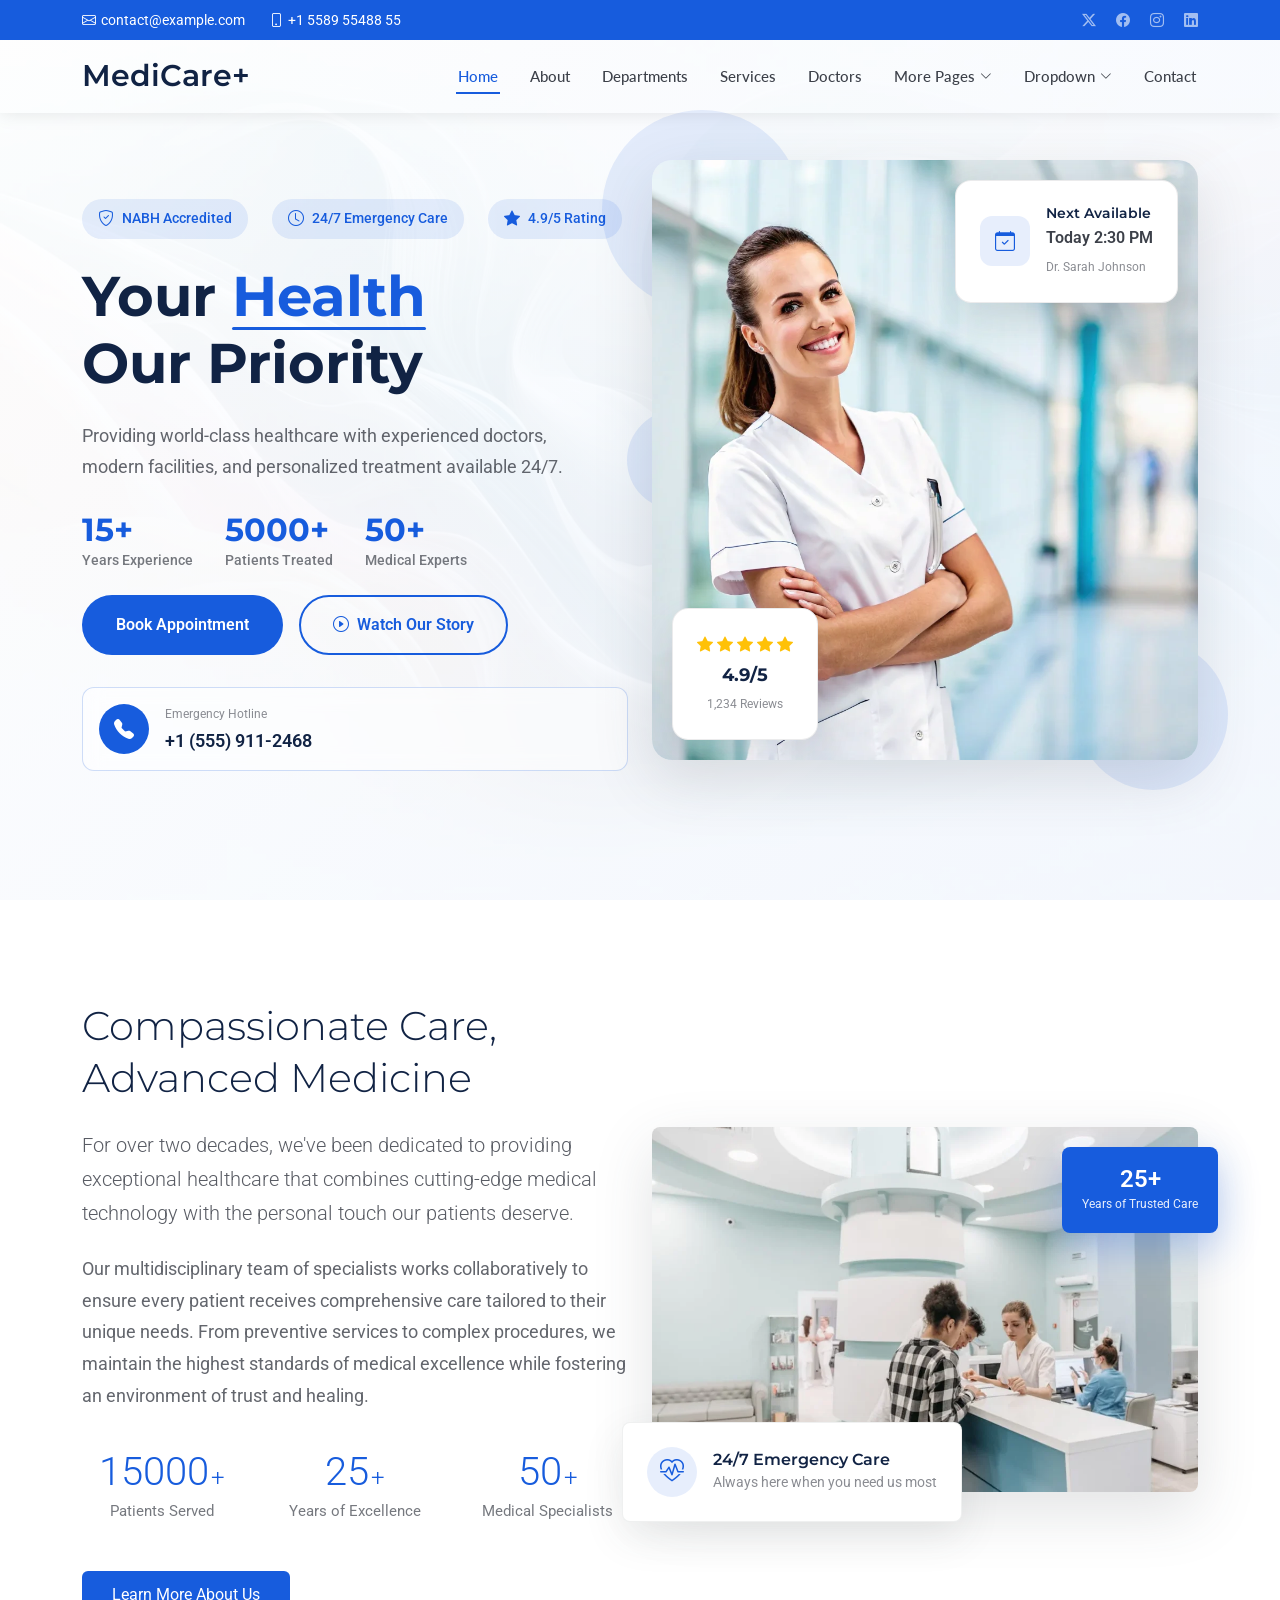
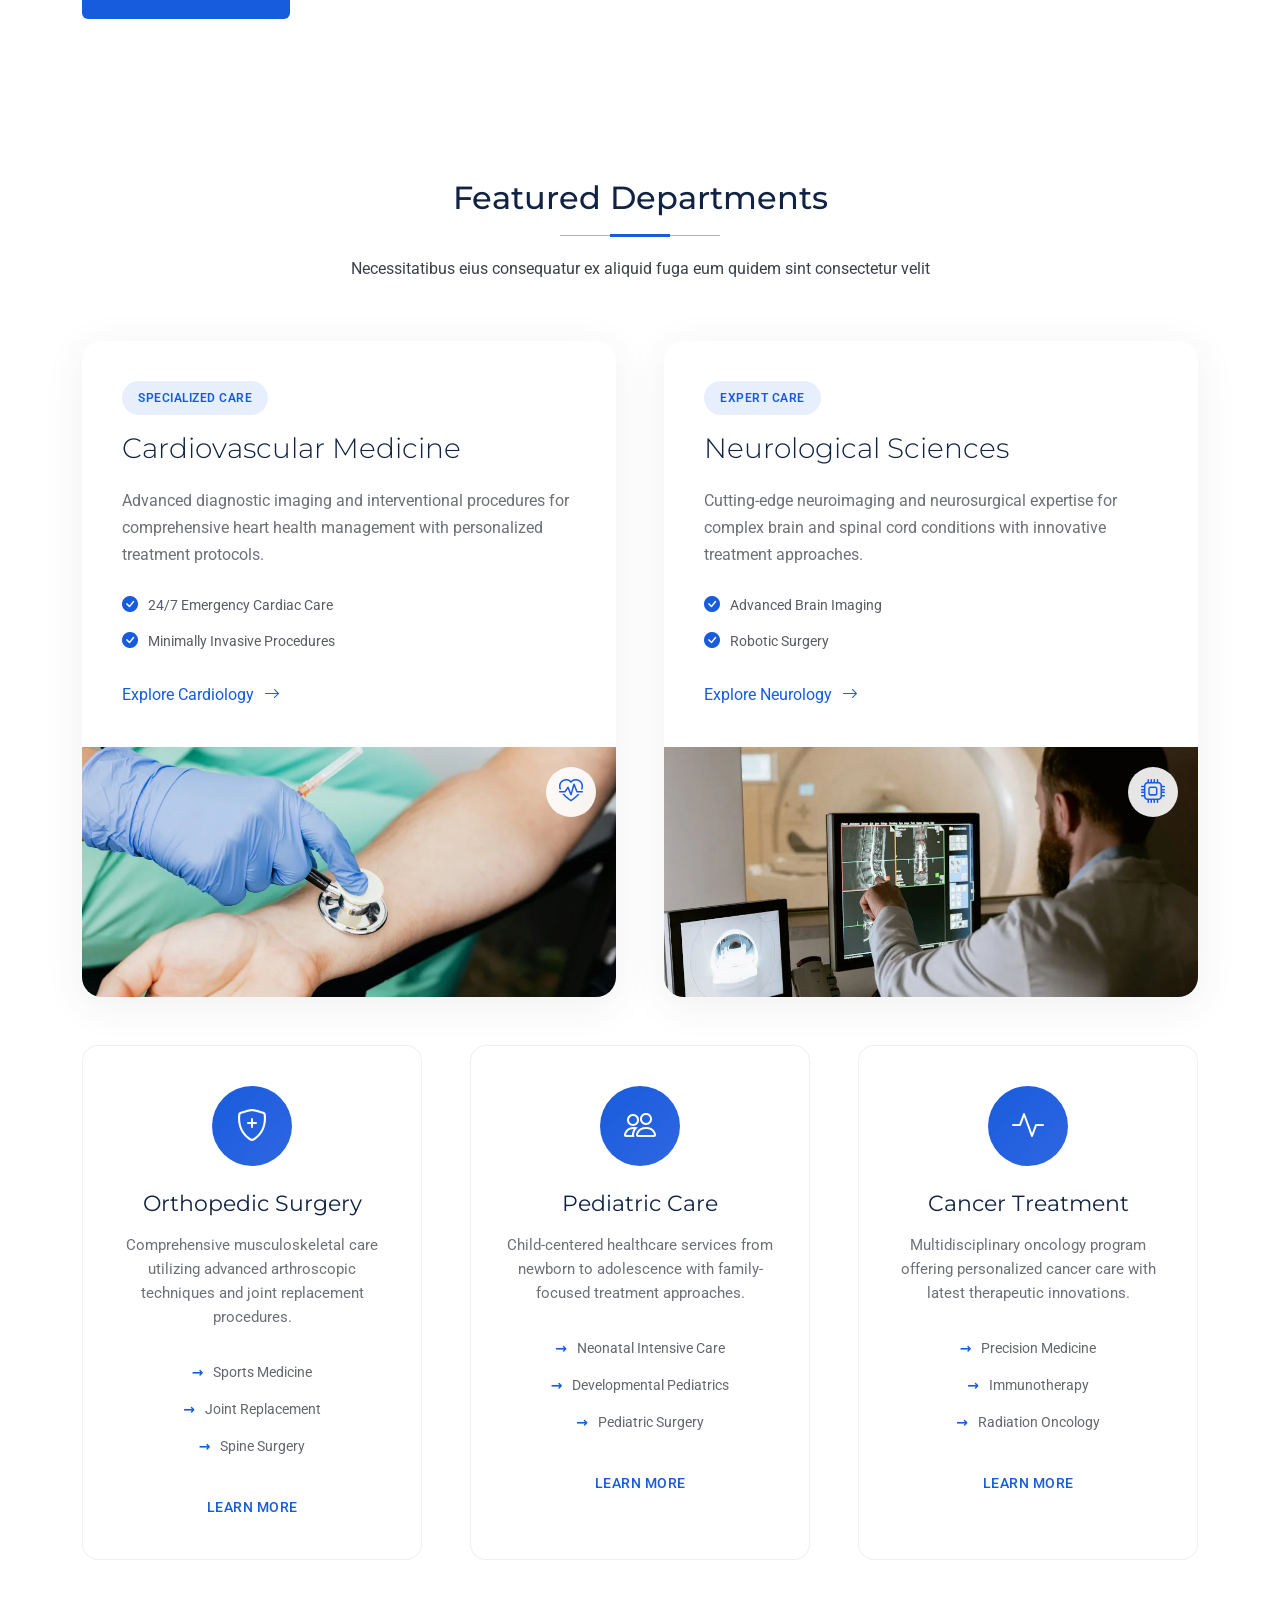
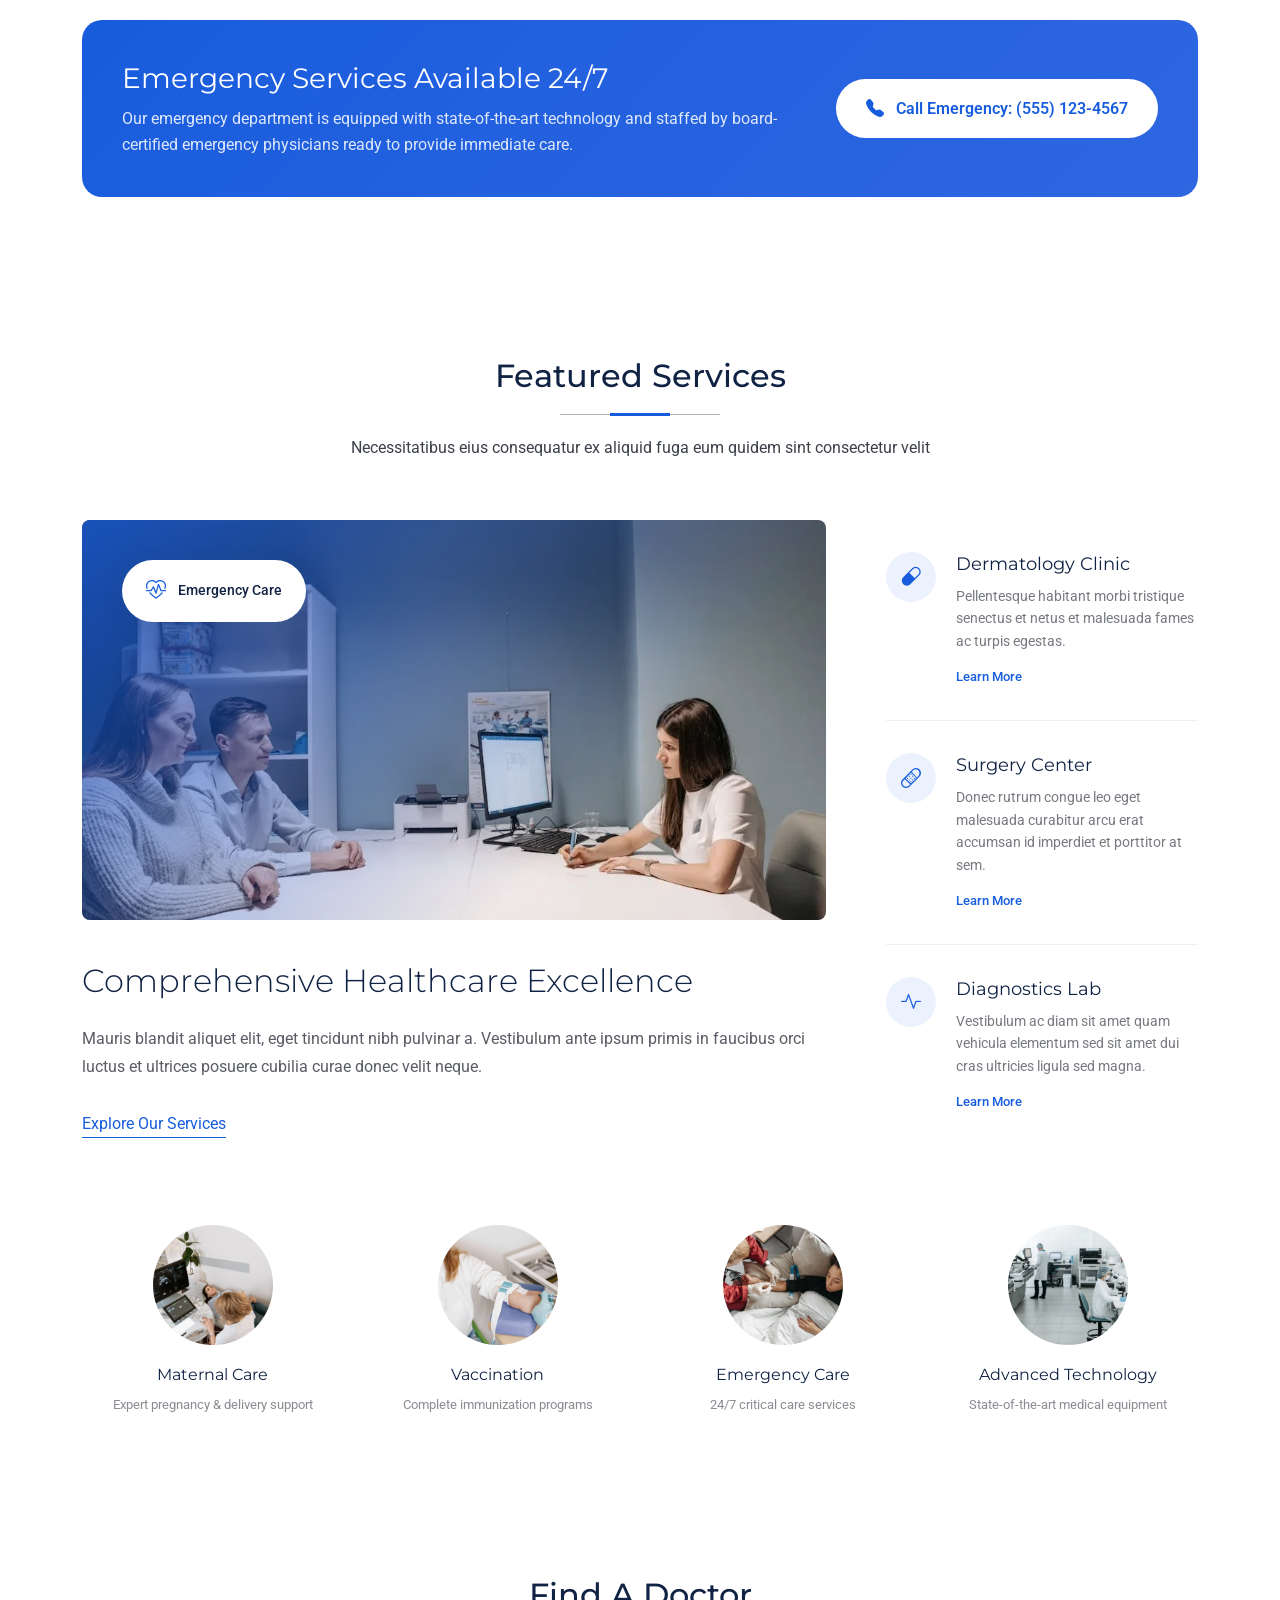
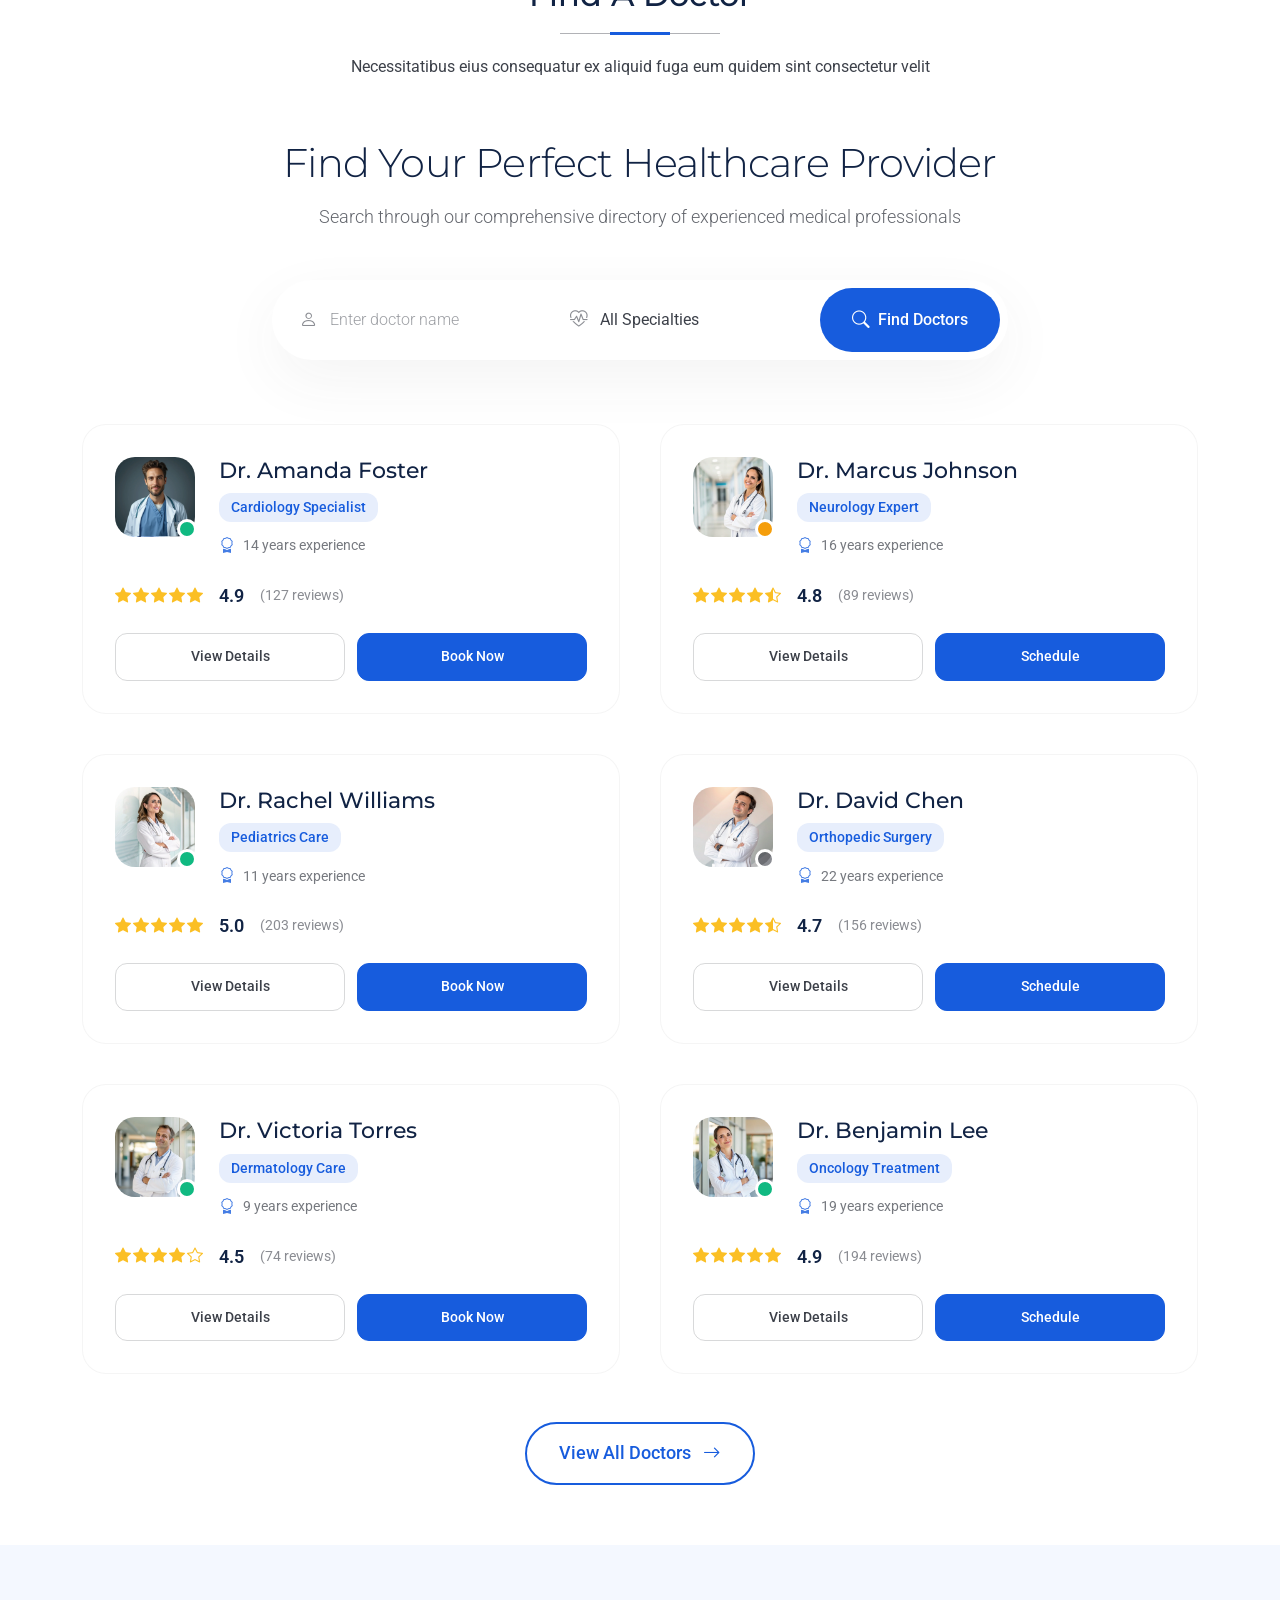
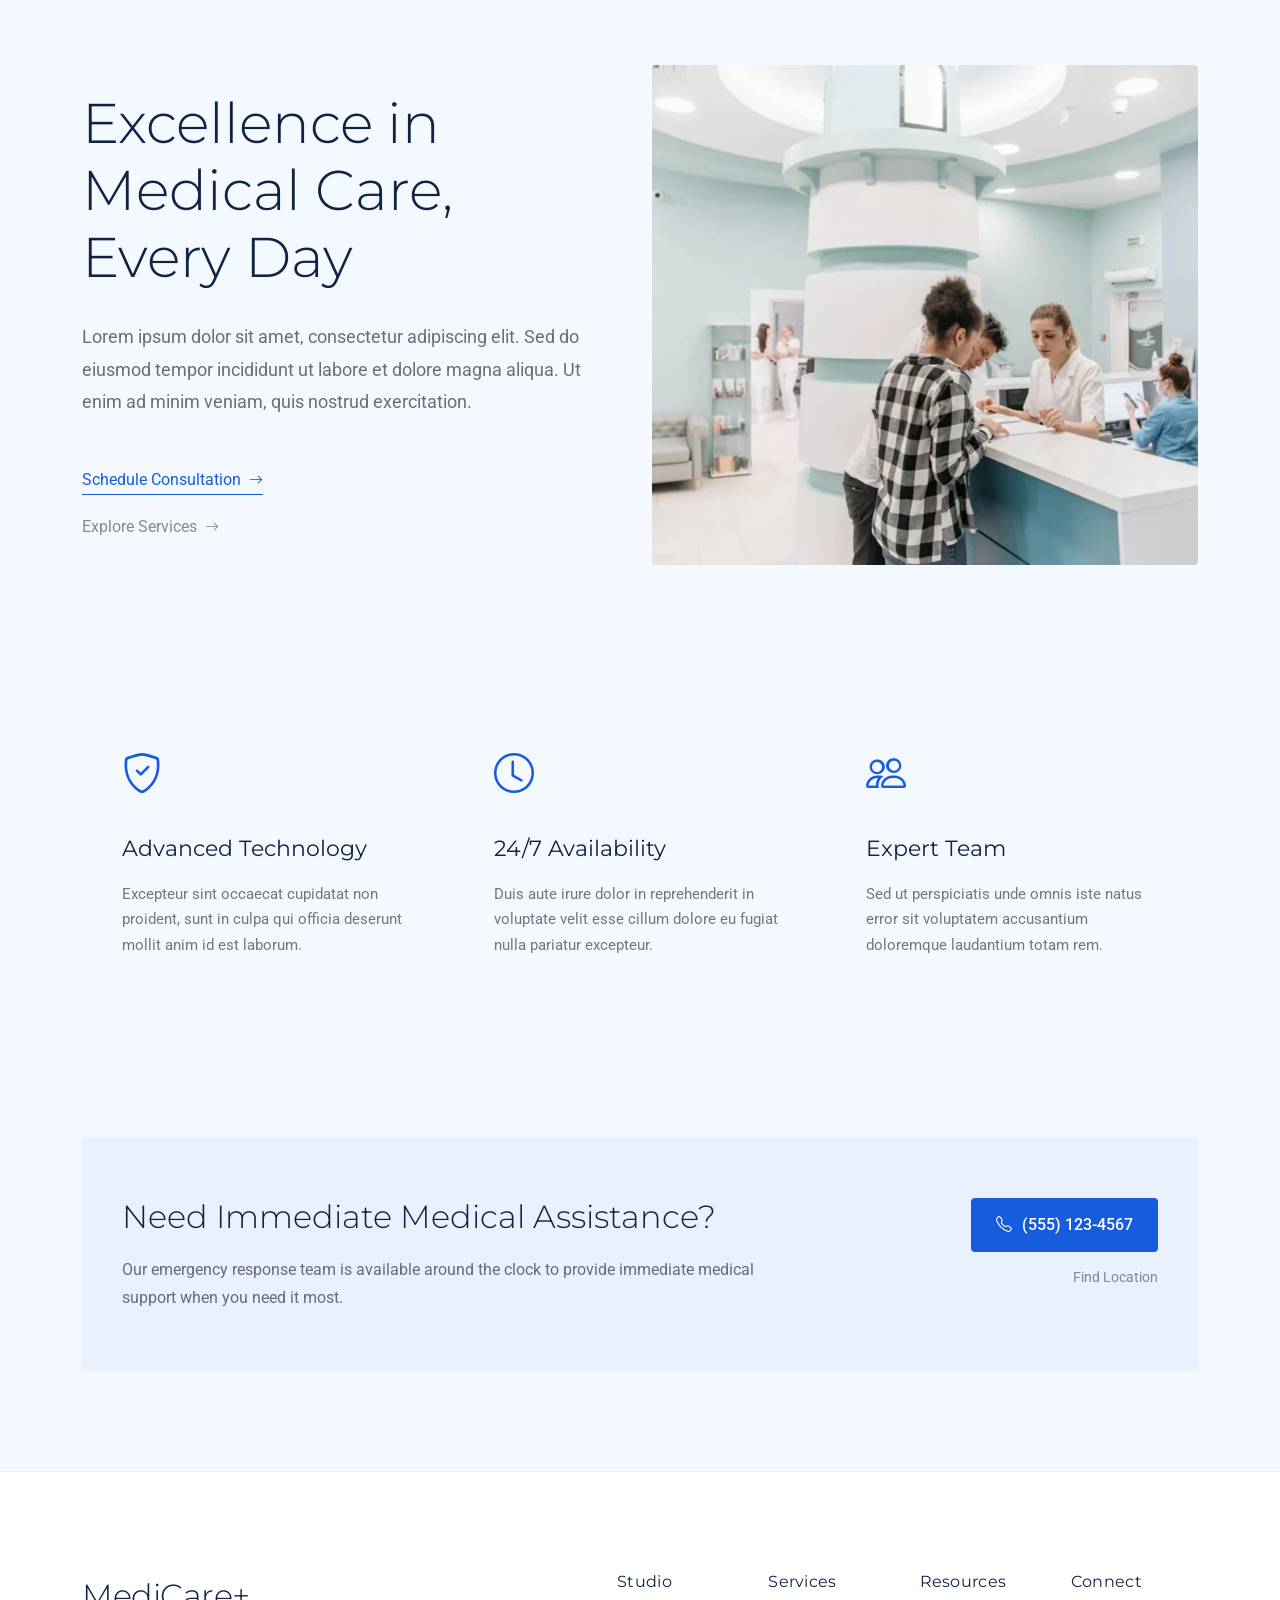
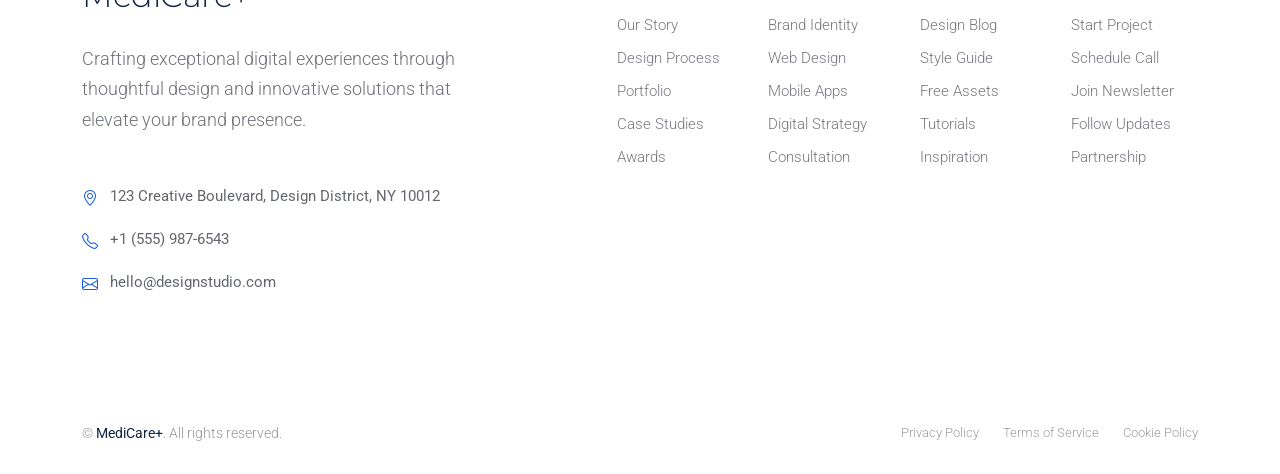
<file: index.html>
<!DOCTYPE html>
<html lang="en">

<head>
  <meta charset="utf-8">
  <meta content="width=device-width, initial-scale=1.0" name="viewport">
  <title>Index - Clinic Bootstrap Template</title>
  <meta name="description" content="">
  <meta name="keywords" content="">

  <!-- Favicons -->
  <link href="assets/img/favicon.png" rel="icon">
  <link href="assets/img/apple-touch-icon.png" rel="apple-touch-icon">

  <!-- Fonts -->
  <link href="https://fonts.googleapis.com" rel="preconnect">
  <link href="https://fonts.gstatic.com" rel="preconnect" crossorigin>
  <link
    href="https://fonts.googleapis.com/css2?family=Roboto:ital,wght@0,100;0,300;0,400;0,500;0,700;0,900;1,100;1,300;1,400;1,500;1,700;1,900&family=Montserrat:ital,wght@0,100;0,200;0,300;0,400;0,500;0,600;0,700;0,800;0,900;1,100;1,200;1,300;1,400;1,500;1,600;1,700;1,800;1,900&family=Lato:ital,wght@0,100;0,300;0,400;0,700;0,900;1,100;1,300;1,400;1,700;1,900&display=swap"
    rel="stylesheet">

  <!-- Vendor CSS Files -->
  <link href="assets/vendor/bootstrap/css/bootstrap.min.css" rel="stylesheet">
  <link href="assets/vendor/bootstrap-icons/bootstrap-icons.css" rel="stylesheet">
  <link href="assets/vendor/aos/aos.css" rel="stylesheet">
  <link href="assets/vendor/glightbox/css/glightbox.min.css" rel="stylesheet">
  <link href="assets/vendor/fontawesome-free/css/all.min.css" rel="stylesheet">
  <link href="assets/vendor/swiper/swiper-bundle.min.css" rel="stylesheet">

  <!-- Main CSS File -->
  <link href="assets/css/main.css" rel="stylesheet">

  <!-- =======================================================
  * Template Name: Clinic
  * Template URL: https://bootstrapmade.com/clinic-bootstrap-template/
  * Updated: Jul 23 2025 with Bootstrap v5.3.7
  * Author: BootstrapMade.com
  * License: https://bootstrapmade.com/license/
  ======================================================== -->
</head>

<body class="index-page">

  <header id="header" class="header fixed-top">

    <div class="topbar d-flex align-items-center dark-background">
      <div class="container d-flex justify-content-center justify-content-md-between">
        <div class="contact-info d-flex align-items-center">
          <i class="bi bi-envelope d-flex align-items-center"><a
              href="mailto:contact@example.com">contact@example.com</a></i>
          <i class="bi bi-phone d-flex align-items-center ms-4"><span>+1 5589 55488 55</span></i>
        </div>
        <div class="social-links d-none d-md-flex align-items-center">
          <a href="#!" class="twitter"><i class="bi bi-twitter-x"></i></a>
          <a href="#!" class="facebook"><i class="bi bi-facebook"></i></a>
          <a href="#!" class="instagram"><i class="bi bi-instagram"></i></a>
          <a href="#!" class="linkedin"><i class="bi bi-linkedin"></i></a>
        </div>
      </div>
    </div><!-- End Top Bar -->

    <div class="branding d-flex align-items-cente">

      <div class="container position-relative d-flex align-items-center justify-content-between">
        <a href="index.html" class="logo d-flex align-items-center">
          <!-- Uncomment the line below if you also wish to use an image logo -->
          <!-- <img src="assets/img/logo.webp" alt=""> -->
          <h1 class="sitename">MediCare+</h1>
        </a>

        <nav id="navmenu" class="navmenu">
          <ul>
            <li><a href="index.html" class="active">Home</a></li>
            <li><a href="about.html">About</a></li>
            <li><a href="departments.html">Departments</a></li>
            <li><a href="services.html">Services</a></li>
            <li><a href="doctors.html">Doctors</a></li>
            <li class="dropdown"><a href="#"><span>More Pages</span> <i class="bi bi-chevron-down toggle-dropdown"></i></a>
            <ul>
              <li><a href="department-details.html">Department Details</a></li>
              <li><a href="service-details.html">Service Details</a></li>
              <li><a href="appointment.html">Appointment</a></li>
              <li><a href="testimonials.html">Testimonials</a></li>
              <li><a href="faq.html">Frequently Asked Questions</a></li>
              <li><a href="gallery.html">Gallery</a></li>
              <li><a href="terms.html">Terms</a></li>
              <li><a href="privacy.html">Privacy</a></li>
              <li><a href="404.html">404</a></li>
            </ul>
            </li>
            <li class="dropdown"><a href="#"><span>Dropdown</span> <i class="bi bi-chevron-down toggle-dropdown"></i></a>
              <ul>
                <li><a href="#">Dropdown 1</a></li>
                <li class="dropdown"><a href="#"><span>Deep Dropdown</span> <i class="bi bi-chevron-down toggle-dropdown"></i></a>
                  <ul>
                    <li><a href="#">Deep Dropdown 1</a></li>
                    <li><a href="#">Deep Dropdown 2</a></li>
                    <li><a href="#">Deep Dropdown 3</a></li>
                    <li><a href="#">Deep Dropdown 4</a></li>
                    <li><a href="#">Deep Dropdown 5</a></li>
                  </ul>
                </li>
                <li><a href="#">Dropdown 2</a></li>
                <li><a href="#">Dropdown 3</a></li>
                <li><a href="#">Dropdown 4</a></li>
              </ul>
            </li>
            <li><a href="contact.html">Contact</a></li>
          </ul>
          <i class="mobile-nav-toggle d-xl-none bi bi-list"></i>
        </nav>

      </div>

    </div>

  </header>

  <main class="main">

    <!-- Hero Section -->
    <section id="hero" class="hero section">

      <div class="container" data-aos="fade-up" data-aos-delay="100">

        <div class="row align-items-center">
          <div class="col-lg-6">
            <div class="hero-content">
              <div class="trust-badges mb-4" data-aos="fade-right" data-aos-delay="200">
                <div class="badge-item">
                  <i class="bi bi-shield-check"></i>
                  <span> NABH Accredited</span>
                </div>
                <div class="badge-item">
                  <i class="bi bi-clock"></i>
                  <span>24/7 Emergency Care</span>
                </div>
                <div class="badge-item">
                  <i class="bi bi-star-fill"></i>
                  <span>4.9/5 Rating</span>
                </div>
              </div>

              <h1 data-aos="fade-right" data-aos-delay="300">
                Your <span class="highlight">Health</span><br> Our Priority
              </h1>

              <p class="hero-description" data-aos="fade-right" data-aos-delay="400">
                Providing world-class healthcare with experienced doctors,
                modern facilities, and personalized treatment available 24/7.
              </p>

              <div class="hero-stats mb-4" data-aos="fade-right" data-aos-delay="500">
                <div class="stat-item">
                  <h3><span data-purecounter-start="0" data-purecounter-end="15" data-purecounter-duration="2"
                      class="purecounter"></span>+</h3>
                  <p>Years Experience</p>
                </div>
                <div class="stat-item">
                  <h3><span data-purecounter-start="0" data-purecounter-end="5000" data-purecounter-duration="2"
                      class="purecounter"></span>+</h3>
                  <p>Patients Treated</p>
                </div>
                <div class="stat-item">
                  <h3><span data-purecounter-start="0" data-purecounter-end="50" data-purecounter-duration="2"
                      class="purecounter"></span>+</h3>
                  <p>Medical Experts</p>
                </div>
              </div>

              <div class="hero-actions" data-aos="fade-right" data-aos-delay="600">
                <a href="appointment.html" class="btn btn-primary">Book Appointment</a>
                <a href="https://www.youtube.com/watch?v=Y7f98aduVJ8" class="btn btn-outline glightbox">
                  <i class="bi bi-play-circle me-2"></i>
                  Watch Our Story
                </a>
              </div>

              <div class="emergency-contact" data-aos="fade-right" data-aos-delay="700">
                <div class="emergency-icon">
                  <i class="bi bi-telephone-fill"></i>
                </div>
                <div class="emergency-info">
                  <small>Emergency Hotline</small>
                  <strong>+1 (555) 911-2468</strong>
                </div>
              </div>
            </div>
          </div>

          <div class="col-lg-6">
            <div class="hero-visual" data-aos="fade-left" data-aos-delay="400">
              <div class="main-image">
                <img src="assets/img/health/staff-10.webp" alt="Modern Healthcare Facility" class="img-fluid">
                <div class="floating-card appointment-card">
                  <div class="card-icon">
                    <i class="bi bi-calendar-check"></i>
                  </div>
                  <div class="card-content">
                    <h6>Next Available</h6>
                    <p>Today 2:30 PM</p>
                    <small>Dr. Sarah Johnson</small>
                  </div>
                </div>
                <div class="floating-card rating-card">
                  <div class="card-content">
                    <div class="rating-stars">
                      <i class="bi bi-star-fill"></i>
                      <i class="bi bi-star-fill"></i>
                      <i class="bi bi-star-fill"></i>
                      <i class="bi bi-star-fill"></i>
                      <i class="bi bi-star-fill"></i>
                    </div>
                    <h6>4.9/5</h6>
                    <small>1,234 Reviews</small>
                  </div>
                </div>
              </div>
              <div class="background-elements">
                <div class="element element-1"></div>
                <div class="element element-2"></div>
                <div class="element element-3"></div>
              </div>
            </div>
          </div>
        </div>

      </div>

    </section><!-- /Hero Section -->

    <!-- Home About Section -->
    <section id="home-about" class="home-about section">

      <div class="container" data-aos="fade-up" data-aos-delay="100">

        <div class="row align-items-center">
          <div class="col-lg-6 mb-5 mb-lg-0" data-aos="fade-right" data-aos-delay="200">
            <div class="about-content">
              <h2 class="section-heading">Compassionate Care, Advanced Medicine</h2>
              <p class="lead-text">For over two decades, we've been dedicated to providing exceptional healthcare that
                combines cutting-edge medical technology with the personal touch our patients deserve.</p>

              <p>Our multidisciplinary team of specialists works collaboratively to ensure every patient receives
                comprehensive care tailored to their unique needs. From preventive services to complex procedures, we
                maintain the highest standards of medical excellence while fostering an environment of trust and
                healing.</p>

              <div class="stats-grid">
                <div class="stat-item">
                  <div class="stat-number purecounter" data-purecounter-start="0" data-purecounter-end="15000"
                    data-purecounter-duration="1"></div>
                  <div class="stat-label">Patients Served</div>
                </div>
                <div class="stat-item">
                  <div class="stat-number purecounter" data-purecounter-start="0" data-purecounter-end="25"
                    data-purecounter-duration="1"></div>
                  <div class="stat-label">Years of Excellence</div>
                </div>
                <div class="stat-item">
                  <div class="stat-number purecounter" data-purecounter-start="0" data-purecounter-end="50"
                    data-purecounter-duration="1"></div>
                  <div class="stat-label">Medical Specialists</div>
                </div>
              </div>

              <div class="cta-section">
                <a href="about.html" class="btn-primary">Learn More About Us</a>
              </div>
            </div>
          </div>

          <div class="col-lg-6" data-aos="fade-left" data-aos-delay="300">
            <div class="about-visual">
              <div class="main-image">
                <img src="assets/img/health/facilities-9.webp" alt="Modern medical facility" class="img-fluid">
              </div>
              <div class="floating-card">
                <div class="card-content">
                  <div class="icon">
                    <i class="bi bi-heart-pulse"></i>
                  </div>
                  <div class="card-text">
                    <h4>24/7 Emergency Care</h4>
                    <p>Always here when you need us most</p>
                  </div>
                </div>
              </div>
              <div class="experience-badge">
                <div class="badge-content">
                  <span class="years">25+</span>
                  <span class="text">Years of Trusted Care</span>
                </div>
              </div>
            </div>
          </div>
        </div>

      </div>

    </section><!-- /Home About Section -->

    <!-- Featured Departments Section -->
    <section id="featured-departments" class="featured-departments section">

      <!-- Section Title -->
      <div class="container section-title" data-aos="fade-up">
        <h2>Featured Departments</h2>
        <p>Necessitatibus eius consequatur ex aliquid fuga eum quidem sint consectetur velit</p>
      </div><!-- End Section Title -->

      <div class="container" data-aos="fade-up" data-aos-delay="100">

        <div class="row g-5">

          <div class="col-lg-6" data-aos="zoom-in" data-aos-delay="100">
            <div class="specialty-card">
              <div class="specialty-content">
                <div class="specialty-meta">
                  <span class="specialty-label">Specialized Care</span>
                </div>
                <h3>Cardiovascular Medicine</h3>
                <p>Advanced diagnostic imaging and interventional procedures for comprehensive heart health management
                  with personalized treatment protocols.</p>
                <div class="specialty-features">
                  <span><i class="bi bi-check-circle-fill"></i>24/7 Emergency Cardiac Care</span>
                  <span><i class="bi bi-check-circle-fill"></i>Minimally Invasive Procedures</span>
                </div>
                <a href="department-details.html" class="specialty-link">
                  Explore Cardiology <i class="bi bi-arrow-right"></i>
                </a>
              </div>
              <div class="specialty-visual">
                <img src="assets/img/health/cardiology-1.webp" alt="Cardiovascular Medicine" class="img-fluid">
                <div class="visual-overlay">
                  <i class="bi bi-heart-pulse"></i>
                </div>
              </div>
            </div>
          </div><!-- End Specialty Card -->

          <div class="col-lg-6" data-aos="zoom-in" data-aos-delay="200">
            <div class="specialty-card">
              <div class="specialty-content">
                <div class="specialty-meta">
                  <span class="specialty-label">Expert Care</span>
                </div>
                <h3>Neurological Sciences</h3>
                <p>Cutting-edge neuroimaging and neurosurgical expertise for complex brain and spinal cord conditions
                  with innovative treatment approaches.</p>
                <div class="specialty-features">
                  <span><i class="bi bi-check-circle-fill"></i>Advanced Brain Imaging</span>
                  <span><i class="bi bi-check-circle-fill"></i>Robotic Surgery</span>
                </div>
                <a href="department-details.html" class="specialty-link">
                  Explore Neurology <i class="bi bi-arrow-right"></i>
                </a>
              </div>
              <div class="specialty-visual">
                <img src="assets/img/health/neurology-4.webp" alt="Neurological Sciences" class="img-fluid">
                <div class="visual-overlay">
                  <i class="bi bi-cpu"></i>
                </div>
              </div>
            </div>
          </div><!-- End Specialty Card -->

          <div class="col-lg-4" data-aos="fade-up" data-aos-delay="100">
            <div class="department-highlight">
              <div class="highlight-icon">
                <i class="bi bi-shield-plus"></i>
              </div>
              <h4>Orthopedic Surgery</h4>
              <p>Comprehensive musculoskeletal care utilizing advanced arthroscopic techniques and joint replacement
                procedures.</p>
              <ul class="highlight-list">
                <li>Sports Medicine</li>
                <li>Joint Replacement</li>
                <li>Spine Surgery</li>
              </ul>
              <a href="department-details.html" class="highlight-cta">Learn More</a>
            </div>
          </div><!-- End Department Highlight -->

          <div class="col-lg-4" data-aos="fade-up" data-aos-delay="200">
            <div class="department-highlight">
              <div class="highlight-icon">
                <i class="bi bi-people"></i>
              </div>
              <h4>Pediatric Care</h4>
              <p>Child-centered healthcare services from newborn to adolescence with family-focused treatment
                approaches.</p>
              <ul class="highlight-list">
                <li>Neonatal Intensive Care</li>
                <li>Developmental Pediatrics</li>
                <li>Pediatric Surgery</li>
              </ul>
              <a href="department-details.html" class="highlight-cta">Learn More</a>
            </div>
          </div><!-- End Department Highlight -->

          <div class="col-lg-4" data-aos="fade-up" data-aos-delay="300">
            <div class="department-highlight">
              <div class="highlight-icon">
                <i class="bi bi-activity"></i>
              </div>
              <h4>Cancer Treatment</h4>
              <p>Multidisciplinary oncology program offering personalized cancer care with latest therapeutic
                innovations.</p>
              <ul class="highlight-list">
                <li>Precision Medicine</li>
                <li>Immunotherapy</li>
                <li>Radiation Oncology</li>
              </ul>
              <a href="department-details.html" class="highlight-cta">Learn More</a>
            </div>
          </div><!-- End Department Highlight -->

        </div>

        <div class="emergency-banner" data-aos="fade-up" data-aos-delay="400">
          <div class="row align-items-center">
            <div class="col-lg-8">
              <div class="emergency-content">
                <h3>Emergency Services Available 24/7</h3>
                <p>Our emergency department is equipped with state-of-the-art technology and staffed by board-certified
                  emergency physicians ready to provide immediate care.</p>
              </div>
            </div>
            <div class="col-lg-4 text-lg-end">
              <a href="tel:+15551234567" class="emergency-btn">
                <i class="bi bi-telephone-fill"></i>
                Call Emergency: (555) 123-4567
              </a>
            </div>
          </div>
        </div>

      </div>

    </section><!-- /Featured Departments Section -->

    <!-- Featured Services Section -->
    <section id="featured-services" class="featured-services section">

      <!-- Section Title -->
      <div class="container section-title" data-aos="fade-up">
        <h2>Featured Services</h2>
        <p>Necessitatibus eius consequatur ex aliquid fuga eum quidem sint consectetur velit</p>
      </div><!-- End Section Title -->

      <div class="container" data-aos="fade-up" data-aos-delay="100">

        <div class="row g-0">

          <div class="col-lg-8" data-aos="fade-right" data-aos-delay="200">
            <div class="featured-service-main">
              <div class="service-image-wrapper">
                <img src="assets/img/health/consultation-4.webp" alt="Premier Healthcare Services" class="img-fluid"
                  loading="lazy">
                <div class="service-overlay">
                  <div class="service-badge">
                    <i class="bi bi-heart-pulse"></i>
                    <span>Emergency Care</span>
                  </div>
                </div>
              </div>
              <div class="service-details">
                <h2>Comprehensive Healthcare Excellence</h2>
                <p>Mauris blandit aliquet elit, eget tincidunt nibh pulvinar a. Vestibulum ante ipsum primis in faucibus
                  orci luctus et ultrices posuere cubilia curae donec velit neque.</p>
                <a href="#!" class="main-cta">Explore Our Services</a>
              </div>
            </div>
          </div>

          <div class="col-lg-4" data-aos="fade-left" data-aos-delay="300">
            <div class="services-sidebar">

              <div class="service-item" data-aos="fade-up" data-aos-delay="400">
                <div class="service-icon-wrapper">
                  <i class="bi bi-capsule"></i>
                </div>
                <div class="service-info">
                  <h4>Dermatology Clinic</h4>
                  <p>Pellentesque habitant morbi tristique senectus et netus et malesuada fames ac turpis egestas.</p>
                  <a href="#!" class="service-link">Learn More</a>
                </div>
              </div>

              <div class="service-item" data-aos="fade-up" data-aos-delay="500">
                <div class="service-icon-wrapper">
                  <i class="bi bi-bandaid"></i>
                </div>
                <div class="service-info">
                  <h4>Surgery Center</h4>
                  <p>Donec rutrum congue leo eget malesuada curabitur arcu erat accumsan id imperdiet et porttitor at
                    sem.</p>
                  <a href="#!" class="service-link">Learn More</a>
                </div>
              </div>

              <div class="service-item" data-aos="fade-up" data-aos-delay="600">
                <div class="service-icon-wrapper">
                  <i class="bi bi-activity"></i>
                </div>
                <div class="service-info">
                  <h4>Diagnostics Lab</h4>
                  <p>Vestibulum ac diam sit amet quam vehicula elementum sed sit amet dui cras ultricies ligula sed
                    magna.</p>
                  <a href="#!" class="service-link">Learn More</a>
                </div>
              </div>

            </div>
          </div>

        </div>

        <div class="specialties-grid" data-aos="fade-up" data-aos-delay="300">
          <div class="row align-items-center">

            <div class="col-lg-3 col-md-6">
              <div class="specialty-card">
                <div class="specialty-image">
                  <img src="assets/img/health/maternal-2.webp" alt="Maternal Care" class="img-fluid" loading="lazy">
                </div>
                <div class="specialty-content">
                  <h5>Maternal Care</h5>
                  <span>Expert pregnancy &amp; delivery support</span>
                </div>
              </div>
            </div>

            <div class="col-lg-3 col-md-6">
              <div class="specialty-card">
                <div class="specialty-image">
                  <img src="assets/img/health/vaccination-3.webp" alt="Vaccination" class="img-fluid" loading="lazy">
                </div>
                <div class="specialty-content">
                  <h5>Vaccination</h5>
                  <span>Complete immunization programs</span>
                </div>
              </div>
            </div>

            <div class="col-lg-3 col-md-6">
              <div class="specialty-card">
                <div class="specialty-image">
                  <img src="assets/img/health/emergency-1.webp" alt="Emergency Care" class="img-fluid" loading="lazy">
                </div>
                <div class="specialty-content">
                  <h5>Emergency Care</h5>
                  <span>24/7 critical care services</span>
                </div>
              </div>
            </div>

            <div class="col-lg-3 col-md-6">
              <div class="specialty-card">
                <div class="specialty-image">
                  <img src="assets/img/health/facilities-6.webp" alt="Advanced Tech" class="img-fluid" loading="lazy">
                </div>
                <div class="specialty-content">
                  <h5>Advanced Technology</h5>
                  <span>State-of-the-art medical equipment</span>
                </div>
              </div>
            </div>

          </div>
        </div>

      </div>

    </section><!-- /Featured Services Section -->

    <!-- Find A Doctor Section -->
    <section id="find-a-doctor" class="find-a-doctor section">

      <!-- Section Title -->
      <div class="container section-title" data-aos="fade-up">
        <h2>Find A Doctor</h2>
        <p>Necessitatibus eius consequatur ex aliquid fuga eum quidem sint consectetur velit</p>
      </div><!-- End Section Title -->

      <div class="container" data-aos="fade-up" data-aos-delay="100">

        <div class="row justify-content-center mb-5" data-aos="fade-up" data-aos-delay="200">
          <div class="col-lg-8 text-center">
            <div class="search-section">
              <h3 class="search-title">Find Your Perfect Healthcare Provider</h3>
              <p class="search-subtitle">Search through our comprehensive directory of experienced medical professionals
              </p>
              <form class="search-form" action="#!" method="#">
                <div class="search-input-group">
                  <div class="input-wrapper">
                    <i class="bi bi-person"></i>
                    <input type="text" class="form-control" name="doctor_name" placeholder="Enter doctor name">
                  </div>
                  <div class="select-wrapper">
                    <i class="bi bi-heart-pulse"></i>
                    <select class="form-select" name="specialty">
                      <option value="">All Specialties</option>
                      <option value="cardiology">Cardiology</option>
                      <option value="neurology">Neurology</option>
                      <option value="orthopedics">Orthopedics</option>
                      <option value="pediatrics">Pediatrics</option>
                      <option value="dermatology">Dermatology</option>
                      <option value="oncology">Oncology</option>
                    </select>
                  </div>
                  <button type="submit" class="search-btn">
                    <i class="bi bi-search"></i>
                    Find Doctors
                  </button>
                </div>
              </form>
            </div>
          </div>
        </div>

        <div class="doctors-grid" data-aos="fade-up" data-aos-delay="300">
          <div class="doctor-profile" data-aos="zoom-in" data-aos-delay="100">
            <div class="profile-header">
              <div class="doctor-avatar">
                <img src="assets/img/health/staff-2.webp" alt="Dr. Amanda Foster" class="img-fluid">
                <div class="status-indicator available"></div>
              </div>
              <div class="doctor-details">
                <h4>Dr. Amanda Foster</h4>
                <span class="specialty-tag">Cardiology Specialist</span>
                <div class="experience-info">
                  <i class="bi bi-award"></i>
                  <span>14 years experience</span>
                </div>
              </div>
            </div>
            <div class="rating-section">
              <div class="stars">
                <i class="bi bi-star-fill"></i>
                <i class="bi bi-star-fill"></i>
                <i class="bi bi-star-fill"></i>
                <i class="bi bi-star-fill"></i>
                <i class="bi bi-star-fill"></i>
              </div>
              <span class="rating-score">4.9</span>
              <span class="review-count">(127 reviews)</span>
            </div>
            <div class="action-buttons">
              <a href="#!" class="btn-secondary">View Details</a>
              <a href="#!" class="btn-primary">Book Now</a>
            </div>
          </div><!-- End Doctor Profile -->

          <div class="doctor-profile" data-aos="zoom-in" data-aos-delay="200">
            <div class="profile-header">
              <div class="doctor-avatar">
                <img src="assets/img/health/staff-6.webp" alt="Dr. Marcus Johnson" class="img-fluid">
                <div class="status-indicator busy"></div>
              </div>
              <div class="doctor-details">
                <h4>Dr. Marcus Johnson</h4>
                <span class="specialty-tag">Neurology Expert</span>
                <div class="experience-info">
                  <i class="bi bi-award"></i>
                  <span>16 years experience</span>
                </div>
              </div>
            </div>
            <div class="rating-section">
              <div class="stars">
                <i class="bi bi-star-fill"></i>
                <i class="bi bi-star-fill"></i>
                <i class="bi bi-star-fill"></i>
                <i class="bi bi-star-fill"></i>
                <i class="bi bi-star-half"></i>
              </div>
              <span class="rating-score">4.8</span>
              <span class="review-count">(89 reviews)</span>
            </div>
            <div class="action-buttons">
              <a href="#!" class="btn-secondary">View Details</a>
              <a href="#!" class="btn-primary">Schedule</a>
            </div>
          </div><!-- End Doctor Profile -->

          <div class="doctor-profile" data-aos="zoom-in" data-aos-delay="300">
            <div class="profile-header">
              <div class="doctor-avatar">
                <img src="assets/img/health/staff-4.webp" alt="Dr. Rachel Williams" class="img-fluid">
                <div class="status-indicator available"></div>
              </div>
              <div class="doctor-details">
                <h4>Dr. Rachel Williams</h4>
                <span class="specialty-tag">Pediatrics Care</span>
                <div class="experience-info">
                  <i class="bi bi-award"></i>
                  <span>11 years experience</span>
                </div>
              </div>
            </div>
            <div class="rating-section">
              <div class="stars">
                <i class="bi bi-star-fill"></i>
                <i class="bi bi-star-fill"></i>
                <i class="bi bi-star-fill"></i>
                <i class="bi bi-star-fill"></i>
                <i class="bi bi-star-fill"></i>
              </div>
              <span class="rating-score">5.0</span>
              <span class="review-count">(203 reviews)</span>
            </div>
            <div class="action-buttons">
              <a href="#!" class="btn-secondary">View Details</a>
              <a href="#!" class="btn-primary">Book Now</a>
            </div>
          </div><!-- End Doctor Profile -->

          <div class="doctor-profile" data-aos="zoom-in" data-aos-delay="400">
            <div class="profile-header">
              <div class="doctor-avatar">
                <img src="assets/img/health/staff-8.webp" alt="Dr. David Chen" class="img-fluid">
                <div class="status-indicator offline"></div>
              </div>
              <div class="doctor-details">
                <h4>Dr. David Chen</h4>
                <span class="specialty-tag">Orthopedic Surgery</span>
                <div class="experience-info">
                  <i class="bi bi-award"></i>
                  <span>22 years experience</span>
                </div>
              </div>
            </div>
            <div class="rating-section">
              <div class="stars">
                <i class="bi bi-star-fill"></i>
                <i class="bi bi-star-fill"></i>
                <i class="bi bi-star-fill"></i>
                <i class="bi bi-star-fill"></i>
                <i class="bi bi-star-half"></i>
              </div>
              <span class="rating-score">4.7</span>
              <span class="review-count">(156 reviews)</span>
            </div>
            <div class="action-buttons">
              <a href="#!" class="btn-secondary">View Details</a>
              <a href="#!" class="btn-primary">Schedule</a>
            </div>
          </div><!-- End Doctor Profile -->

          <div class="doctor-profile" data-aos="zoom-in" data-aos-delay="500">
            <div class="profile-header">
              <div class="doctor-avatar">
                <img src="assets/img/health/staff-11.webp" alt="Dr. Victoria Torres" class="img-fluid">
                <div class="status-indicator available"></div>
              </div>
              <div class="doctor-details">
                <h4>Dr. Victoria Torres</h4>
                <span class="specialty-tag">Dermatology Care</span>
                <div class="experience-info">
                  <i class="bi bi-award"></i>
                  <span>9 years experience</span>
                </div>
              </div>
            </div>
            <div class="rating-section">
              <div class="stars">
                <i class="bi bi-star-fill"></i>
                <i class="bi bi-star-fill"></i>
                <i class="bi bi-star-fill"></i>
                <i class="bi bi-star-fill"></i>
                <i class="bi bi-star"></i>
              </div>
              <span class="rating-score">4.5</span>
              <span class="review-count">(74 reviews)</span>
            </div>
            <div class="action-buttons">
              <a href="#!" class="btn-secondary">View Details</a>
              <a href="#!" class="btn-primary">Book Now</a>
            </div>
          </div><!-- End Doctor Profile -->

          <div class="doctor-profile" data-aos="zoom-in" data-aos-delay="600">
            <div class="profile-header">
              <div class="doctor-avatar">
                <img src="assets/img/health/staff-14.webp" alt="Dr. Benjamin Lee" class="img-fluid">
                <div class="status-indicator available"></div>
              </div>
              <div class="doctor-details">
                <h4>Dr. Benjamin Lee</h4>
                <span class="specialty-tag">Oncology Treatment</span>
                <div class="experience-info">
                  <i class="bi bi-award"></i>
                  <span>19 years experience</span>
                </div>
              </div>
            </div>
            <div class="rating-section">
              <div class="stars">
                <i class="bi bi-star-fill"></i>
                <i class="bi bi-star-fill"></i>
                <i class="bi bi-star-fill"></i>
                <i class="bi bi-star-fill"></i>
                <i class="bi bi-star-fill"></i>
              </div>
              <span class="rating-score">4.9</span>
              <span class="review-count">(194 reviews)</span>
            </div>
            <div class="action-buttons">
              <a href="#!" class="btn-secondary">View Details</a>
              <a href="#!" class="btn-primary">Schedule</a>
            </div>
          </div><!-- End Doctor Profile -->

        </div>

        <div class="text-center mt-5" data-aos="fade-up" data-aos-delay="700">
          <a href="doctors.html" class="btn-view-all">
            View All Doctors
            <i class="bi bi-arrow-right"></i>
          </a>
        </div>

      </div>

    </section><!-- /Find A Doctor Section -->

    <!-- Call To Action Section -->
    <section id="call-to-action" class="call-to-action section light-background">

      <div class="container" data-aos="fade-up" data-aos-delay="100">

        <div class="hero-content">
          <div class="row align-items-center">

            <div class="col-lg-6">
              <div class="content-wrapper" data-aos="fade-up" data-aos-delay="200">
                <h1>Excellence in Medical Care, Every Day</h1>
                <p>Lorem ipsum dolor sit amet, consectetur adipiscing elit. Sed do eiusmod tempor incididunt ut labore
                  et dolore magna aliqua. Ut enim ad minim veniam, quis nostrud exercitation.</p>

                <div class="cta-wrapper">
                  <a href="appointment.html" class="primary-cta">
                    <span>Schedule Consultation</span>
                    <i class="bi bi-arrow-right"></i>
                  </a>
                  <a href="services.html" class="secondary-cta">
                    <span>Explore Services</span>
                    <i class="bi bi-arrow-right"></i>
                  </a>
                </div>
              </div>
            </div>

            <div class="col-lg-6">
              <div class="image-container" data-aos="fade-left" data-aos-delay="300">
                <img src="assets/img/health/facilities-9.webp" alt="Medical Excellence" class="img-fluid">
              </div>
            </div>

          </div>
        </div>

        <div class="features-section">

          <div class="row g-0">

            <div class="col-lg-4">
              <div class="feature-block" data-aos="fade-up" data-aos-delay="200">
                <div class="feature-icon">
                  <i class="bi bi-shield-check"></i>
                </div>
                <h3>Advanced Technology</h3>
                <p>Excepteur sint occaecat cupidatat non proident, sunt in culpa qui officia deserunt mollit anim id est
                  laborum.</p>
              </div>
            </div>

            <div class="col-lg-4">
              <div class="feature-block" data-aos="fade-up" data-aos-delay="300">
                <div class="feature-icon">
                  <i class="bi bi-clock"></i>
                </div>
                <h3>24/7 Availability</h3>
                <p>Duis aute irure dolor in reprehenderit in voluptate velit esse cillum dolore eu fugiat nulla pariatur
                  excepteur.</p>
              </div>
            </div>

            <div class="col-lg-4">
              <div class="feature-block" data-aos="fade-up" data-aos-delay="400">
                <div class="feature-icon">
                  <i class="bi bi-people"></i>
                </div>
                <h3>Expert Team</h3>
                <p>Sed ut perspiciatis unde omnis iste natus error sit voluptatem accusantium doloremque laudantium
                  totam rem.</p>
              </div>
            </div>

          </div>

        </div>

        <div class="contact-block">
          <div class="row">

            <div class="col-lg-8">
              <div class="contact-content" data-aos="fade-up" data-aos-delay="200">
                <h2>Need Immediate Medical Assistance?</h2>
                <p>Our emergency response team is available around the clock to provide immediate medical support when
                  you need it most.</p>
              </div>
            </div>

            <div class="col-lg-4">
              <div class="contact-actions" data-aos="fade-up" data-aos-delay="300">
                <a href="tel:5551234567" class="emergency-call">
                  <i class="bi bi-telephone"></i>
                  <span>(555) 123-4567</span>
                </a>
                <a href="contact.html" class="contact-link">Find Location</a>
              </div>
            </div>

          </div>
        </div>

      </div>

    </section><!-- /Call To Action Section -->

  </main>

  <footer id="footer" class="footer-16 footer position-relative">

    <div class="container">

      <div class="footer-main" data-aos="fade-up" data-aos-delay="100">
        <div class="row align-items-start">

          <div class="col-lg-5">
            <div class="brand-section">
              <a href="index.html" class="logo d-flex align-items-center mb-4">
                <span class="sitename">MediCare+</span>
              </a>
              <p class="brand-description">Crafting exceptional digital experiences through thoughtful design and
                innovative solutions that elevate your brand presence.</p>

              <div class="contact-info mt-5">
                <div class="contact-item">
                  <i class="bi bi-geo-alt"></i>
                  <span>123 Creative Boulevard, Design District, NY 10012</span>
                </div>
                <div class="contact-item">
                  <i class="bi bi-telephone"></i>
                  <span>+1 (555) 987-6543</span>
                </div>
                <div class="contact-item">
                  <i class="bi bi-envelope"></i>
                  <span>hello@designstudio.com</span>
                </div>
              </div>
            </div>
          </div>

          <div class="col-lg-7">
            <div class="footer-nav-wrapper">
              <div class="row">

                <div class="col-6 col-lg-3">
                  <div class="nav-column">
                    <h6>Studio</h6>
                    <nav class="footer-nav">
                      <a href="#!">Our Story</a>
                      <a href="#!">Design Process</a>
                      <a href="#!">Portfolio</a>
                      <a href="#!">Case Studies</a>
                      <a href="#!">Awards</a>
                    </nav>
                  </div>
                </div>

                <div class="col-6 col-lg-3">
                  <div class="nav-column">
                    <h6>Services</h6>
                    <nav class="footer-nav">
                      <a href="#!">Brand Identity</a>
                      <a href="#!">Web Design</a>
                      <a href="#!">Mobile Apps</a>
                      <a href="#!">Digital Strategy</a>
                      <a href="#!">Consultation</a>
                    </nav>
                  </div>
                </div>

                <div class="col-6 col-lg-3">
                  <div class="nav-column">
                    <h6>Resources</h6>
                    <nav class="footer-nav">
                      <a href="#!">Design Blog</a>
                      <a href="#!">Style Guide</a>
                      <a href="#!">Free Assets</a>
                      <a href="#!">Tutorials</a>
                      <a href="#!">Inspiration</a>
                    </nav>
                  </div>
                </div>

                <div class="col-6 col-lg-3">
                  <div class="nav-column">
                    <h6>Connect</h6>
                    <nav class="footer-nav">
                      <a href="#!">Start Project</a>
                      <a href="#!">Schedule Call</a>
                      <a href="#!">Join Newsletter</a>
                      <a href="#!">Follow Updates</a>
                      <a href="#!">Partnership</a>
                    </nav>
                  </div>
                </div>

              </div>
            </div>
          </div>

        </div>
      </div>

    </div>

    <div class="footer-bottom">
      <div class="container">
        <div class="bottom-content" data-aos="fade-up" data-aos-delay="300">
          <div class="row align-items-center">

            <div class="col-lg-6">
              <div class="copyright">
                <p>© <span class="sitename">MediCare+</span>. All rights reserved.</p>
              </div>
            </div>

            <div class="col-lg-6">
              <div class="legal-links">
                <a href="#!">Privacy Policy</a>
                <a href="#!">Terms of Service</a>
                <a href="#!">Cookie Policy</a>
              </div>
            </div>

          </div>
        </div>
      </div>
    </div>

  </footer>

  <!-- Scroll Top -->
  <a href="#!" id="scroll-top" class="scroll-top d-flex align-items-center justify-content-center"><i
      class="bi bi-arrow-up-short"></i></a>

  <!-- Preloader -->
  <div id="preloader"></div>

  <!-- Vendor JS Files -->
  <script src="assets/vendor/bootstrap/js/bootstrap.bundle.min.js"></script>
  <script src="assets/vendor/php-email-form/validate.js"></script>
  <script src="assets/vendor/aos/aos.js"></script>
  <script src="assets/vendor/glightbox/js/glightbox.min.js"></script>
  <script src="assets/vendor/purecounter/purecounter_vanilla.js"></script>
  <script src="assets/vendor/swiper/swiper-bundle.min.js"></script>

  <!-- Main JS File -->
  <script src="assets/js/main.js"></script>

</body>

</html>
</file>
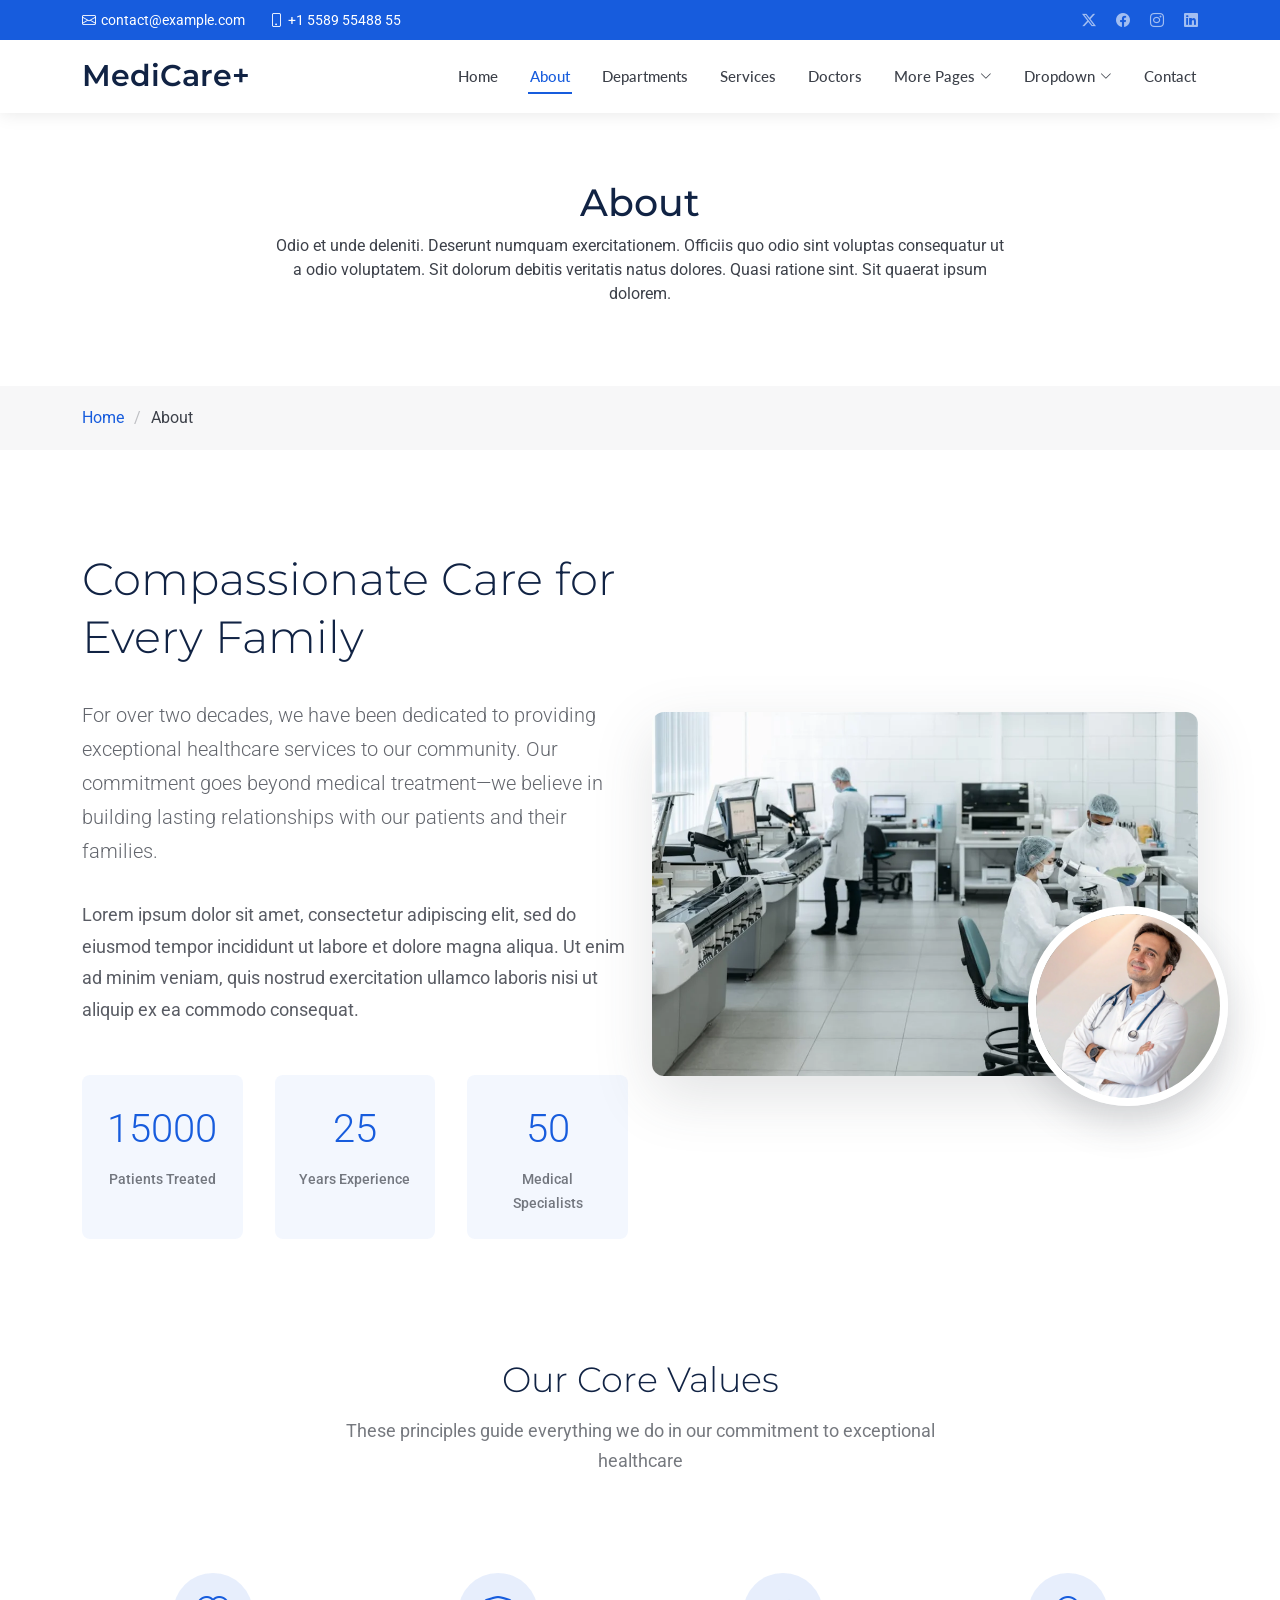
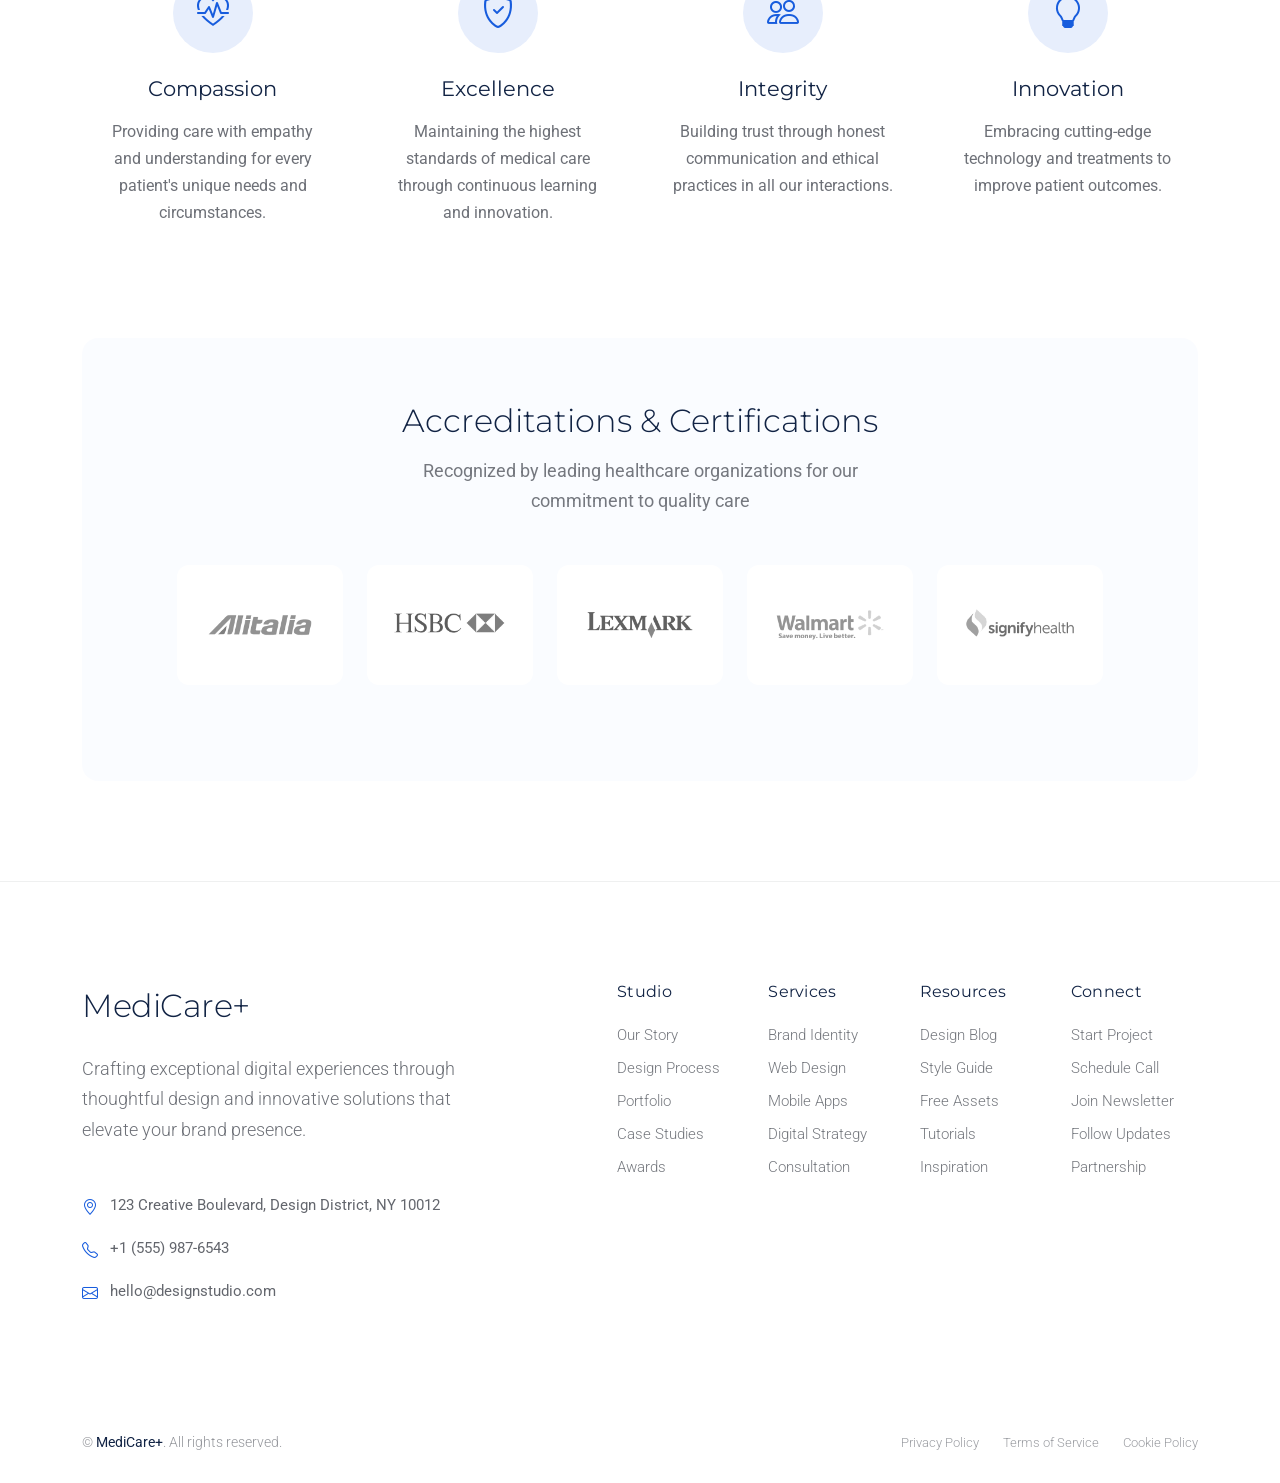
<file: about.html>
<!DOCTYPE html>
<html lang="en">

<head>
  <meta charset="utf-8">
  <meta content="width=device-width, initial-scale=1.0" name="viewport">
  <title>About - Clinic Bootstrap Template</title>
  <meta name="description" content="">
  <meta name="keywords" content="">

  <!-- Favicons -->
  <link href="assets/img/favicon.png" rel="icon">
  <link href="assets/img/apple-touch-icon.png" rel="apple-touch-icon">

  <!-- Fonts -->
  <link href="https://fonts.googleapis.com" rel="preconnect">
  <link href="https://fonts.gstatic.com" rel="preconnect" crossorigin>
  <link
    href="https://fonts.googleapis.com/css2?family=Roboto:ital,wght@0,100;0,300;0,400;0,500;0,700;0,900;1,100;1,300;1,400;1,500;1,700;1,900&family=Montserrat:ital,wght@0,100;0,200;0,300;0,400;0,500;0,600;0,700;0,800;0,900;1,100;1,200;1,300;1,400;1,500;1,600;1,700;1,800;1,900&family=Lato:ital,wght@0,100;0,300;0,400;0,700;0,900;1,100;1,300;1,400;1,700;1,900&display=swap"
    rel="stylesheet">

  <!-- Vendor CSS Files -->
  <link href="assets/vendor/bootstrap/css/bootstrap.min.css" rel="stylesheet">
  <link href="assets/vendor/bootstrap-icons/bootstrap-icons.css" rel="stylesheet">
  <link href="assets/vendor/aos/aos.css" rel="stylesheet">
  <link href="assets/vendor/glightbox/css/glightbox.min.css" rel="stylesheet">
  <link href="assets/vendor/fontawesome-free/css/all.min.css" rel="stylesheet">
  <link href="assets/vendor/swiper/swiper-bundle.min.css" rel="stylesheet">

  <!-- Main CSS File -->
  <link href="assets/css/main.css" rel="stylesheet">

  <!-- =======================================================
  * Template Name: Clinic
  * Template URL: https://bootstrapmade.com/clinic-bootstrap-template/
  * Updated: Jul 23 2025 with Bootstrap v5.3.7
  * Author: BootstrapMade.com
  * License: https://bootstrapmade.com/license/
  ======================================================== -->
</head>

<body class="about-page">

  <header id="header" class="header fixed-top">

    <div class="topbar d-flex align-items-center dark-background">
      <div class="container d-flex justify-content-center justify-content-md-between">
        <div class="contact-info d-flex align-items-center">
          <i class="bi bi-envelope d-flex align-items-center"><a
              href="mailto:contact@example.com">contact@example.com</a></i>
          <i class="bi bi-phone d-flex align-items-center ms-4"><span>+1 5589 55488 55</span></i>
        </div>
        <div class="social-links d-none d-md-flex align-items-center">
          <a href="#!" class="twitter"><i class="bi bi-twitter-x"></i></a>
          <a href="#!" class="facebook"><i class="bi bi-facebook"></i></a>
          <a href="#!" class="instagram"><i class="bi bi-instagram"></i></a>
          <a href="#!" class="linkedin"><i class="bi bi-linkedin"></i></a>
        </div>
      </div>
    </div><!-- End Top Bar -->

    <div class="branding d-flex align-items-cente">

      <div class="container position-relative d-flex align-items-center justify-content-between">
        <a href="index.html" class="logo d-flex align-items-center">
          <!-- Uncomment the line below if you also wish to use an image logo -->
          <!-- <img src="assets/img/logo.webp" alt=""> -->
          <h1 class="sitename">MediCare+</h1>
        </a>

        <nav id="navmenu" class="navmenu">
          <ul>
            <li><a href="index.html">Home</a></li>
            <li><a href="about.html" class="active">About</a></li>
            <li><a href="departments.html">Departments</a></li>
            <li><a href="services.html">Services</a></li>
            <li><a href="doctors.html">Doctors</a></li>
            <li class="dropdown"><a href="#"><span>More Pages</span> <i
                  class="bi bi-chevron-down toggle-dropdown"></i></a>
              <ul>
                <li><a href="department-details.html">Department Details</a></li>
                <li><a href="service-details.html">Service Details</a></li>
                <li><a href="appointment.html">Appointment</a></li>
                <li><a href="testimonials.html">Testimonials</a></li>
                <li><a href="faq.html">Frequently Asked Questions</a></li>
                <li><a href="gallery.html">Gallery</a></li>
                <li><a href="terms.html">Terms</a></li>
                <li><a href="privacy.html">Privacy</a></li>
                <li><a href="404.html">404</a></li>
              </ul>
            </li>
            <li class="dropdown"><a href="#"><span>Dropdown</span> <i
                  class="bi bi-chevron-down toggle-dropdown"></i></a>
              <ul>
                <li><a href="#">Dropdown 1</a></li>
                <li class="dropdown"><a href="#"><span>Deep Dropdown</span> <i
                      class="bi bi-chevron-down toggle-dropdown"></i></a>
                  <ul>
                    <li><a href="#">Deep Dropdown 1</a></li>
                    <li><a href="#">Deep Dropdown 2</a></li>
                    <li><a href="#">Deep Dropdown 3</a></li>
                    <li><a href="#">Deep Dropdown 4</a></li>
                    <li><a href="#">Deep Dropdown 5</a></li>
                  </ul>
                </li>
                <li><a href="#">Dropdown 2</a></li>
                <li><a href="#">Dropdown 3</a></li>
                <li><a href="#">Dropdown 4</a></li>
              </ul>
            </li>
            <li><a href="contact.html">Contact</a></li>
          </ul>
          <i class="mobile-nav-toggle d-xl-none bi bi-list"></i>
        </nav>

      </div>

    </div>

  </header>

  <main class="main">

    <!-- Page Title -->
    <div class="page-title">
      <div class="heading">
        <div class="container">
          <div class="row d-flex justify-content-center text-center">
            <div class="col-lg-8">
              <h1 class="heading-title">About</h1>
              <p class="mb-0">
                Odio et unde deleniti. Deserunt numquam exercitationem. Officiis quo
                odio sint voluptas consequatur ut a odio voluptatem. Sit dolorum
                debitis veritatis natus dolores. Quasi ratione sint. Sit quaerat
                ipsum dolorem.
              </p>
            </div>
          </div>
        </div>
      </div>
      <nav class="breadcrumbs">
        <div class="container">
          <ol>
            <li><a href="index.html">Home</a></li>
            <li class="current">About</li>
          </ol>
        </div>
      </nav>
    </div><!-- End Page Title -->

    <!-- About Section -->
    <section id="about" class="about section">

      <div class="container" data-aos="fade-up" data-aos-delay="100">

        <div class="row align-items-center">
          <div class="col-lg-6" data-aos="fade-right" data-aos-delay="100">
            <div class="about-content">
              <h2>Compassionate Care for Every Family</h2>
              <p class="lead">For over two decades, we have been dedicated to providing exceptional healthcare services
                to our community. Our commitment goes beyond medical treatment—we believe in building lasting
                relationships with our patients and their families.</p>

              <p>Lorem ipsum dolor sit amet, consectetur adipiscing elit, sed do eiusmod tempor incididunt ut labore et
                dolore magna aliqua. Ut enim ad minim veniam, quis nostrud exercitation ullamco laboris nisi ut aliquip
                ex ea commodo consequat.</p>

              <div class="stats-grid">
                <div class="stat-item">
                  <span class="stat-number" data-purecounter-start="0" data-purecounter-end="15000"
                    data-purecounter-duration="2">15000</span>
                  <span class="stat-label">Patients Treated</span>
                </div>
                <div class="stat-item">
                  <span class="stat-number" data-purecounter-start="0" data-purecounter-end="25"
                    data-purecounter-duration="2">25</span>
                  <span class="stat-label">Years Experience</span>
                </div>
                <div class="stat-item">
                  <span class="stat-number" data-purecounter-start="0" data-purecounter-end="50"
                    data-purecounter-duration="2">50</span>
                  <span class="stat-label">Medical Specialists</span>
                </div>
              </div><!-- End Stats Grid -->
            </div><!-- End About Content -->
          </div>

          <div class="col-lg-6" data-aos="fade-left" data-aos-delay="200">
            <div class="image-wrapper">
              <img src="assets/img/health/facilities-6.webp" class="img-fluid main-image" alt="Healthcare facility">
              <div class="floating-image" data-aos="zoom-in" data-aos-delay="400">
                <img src="assets/img/health/staff-8.webp" class="img-fluid" alt="Medical team">
              </div>
            </div><!-- End Image Wrapper -->
          </div>
        </div>

        <div class="values-section" data-aos="fade-up" data-aos-delay="300">
          <div class="row">
            <div class="col-lg-12 text-center">
              <h3>Our Core Values</h3>
              <p class="section-description">These principles guide everything we do in our commitment to exceptional
                healthcare</p>
            </div>
          </div>

          <div class="row">
            <div class="col-lg-3 col-md-6" data-aos="fade-up" data-aos-delay="100">
              <div class="value-item">
                <div class="value-icon">
                  <i class="bi bi-heart-pulse"></i>
                </div>
                <h4>Compassion</h4>
                <p>Providing care with empathy and understanding for every patient's unique needs and circumstances.</p>
              </div>
            </div>

            <div class="col-lg-3 col-md-6" data-aos="fade-up" data-aos-delay="200">
              <div class="value-item">
                <div class="value-icon">
                  <i class="bi bi-shield-check"></i>
                </div>
                <h4>Excellence</h4>
                <p>Maintaining the highest standards of medical care through continuous learning and innovation.</p>
              </div>
            </div>

            <div class="col-lg-3 col-md-6" data-aos="fade-up" data-aos-delay="300">
              <div class="value-item">
                <div class="value-icon">
                  <i class="bi bi-people"></i>
                </div>
                <h4>Integrity</h4>
                <p>Building trust through honest communication and ethical practices in all our interactions.</p>
              </div>
            </div>

            <div class="col-lg-3 col-md-6" data-aos="fade-up" data-aos-delay="400">
              <div class="value-item">
                <div class="value-icon">
                  <i class="bi bi-lightbulb"></i>
                </div>
                <h4>Innovation</h4>
                <p>Embracing cutting-edge technology and treatments to improve patient outcomes.</p>
              </div>
            </div>
          </div><!-- End Values Row -->
        </div><!-- End Values Section -->

        <div class="certifications-section" data-aos="fade-up" data-aos-delay="400">
          <div class="row">
            <div class="col-lg-12 text-center">
              <h3>Accreditations &amp; Certifications</h3>
              <p class="section-description">Recognized by leading healthcare organizations for our commitment to
                quality care</p>
            </div>
          </div>

          <div class="row justify-content-center">
            <div class="col-lg-2 col-md-3 col-sm-4 col-6" data-aos="zoom-in" data-aos-delay="100">
              <div class="certification-item">
                <img src="assets/img/clients/clients-1.webp" class="img-fluid" alt="Healthcare certification">
              </div>
            </div>
            <div class="col-lg-2 col-md-3 col-sm-4 col-6" data-aos="zoom-in" data-aos-delay="200">
              <div class="certification-item">
                <img src="assets/img/clients/clients-2.webp" class="img-fluid" alt="Medical accreditation">
              </div>
            </div>
            <div class="col-lg-2 col-md-3 col-sm-4 col-6" data-aos="zoom-in" data-aos-delay="300">
              <div class="certification-item">
                <img src="assets/img/clients/clients-3.webp" class="img-fluid" alt="Healthcare certification">
              </div>
            </div>
            <div class="col-lg-2 col-md-3 col-sm-4 col-6" data-aos="zoom-in" data-aos-delay="400">
              <div class="certification-item">
                <img src="assets/img/clients/clients-4.webp" class="img-fluid" alt="Medical certification">
              </div>
            </div>
            <div class="col-lg-2 col-md-3 col-sm-4 col-6" data-aos="zoom-in" data-aos-delay="500">
              <div class="certification-item">
                <img src="assets/img/clients/clients-5.webp" class="img-fluid" alt="Healthcare accreditation">
              </div>
            </div>
          </div><!-- End Certifications Row -->
        </div><!-- End Certifications Section -->

      </div>

    </section><!-- /About Section -->

  </main>

  <footer id="footer" class="footer-16 footer position-relative">

    <div class="container">

      <div class="footer-main" data-aos="fade-up" data-aos-delay="100">
        <div class="row align-items-start">

          <div class="col-lg-5">
            <div class="brand-section">
              <a href="index.html" class="logo d-flex align-items-center mb-4">
                <span class="sitename">MediCare+</span>
              </a>
              <p class="brand-description">Crafting exceptional digital experiences through thoughtful design and
                innovative solutions that elevate your brand presence.</p>

              <div class="contact-info mt-5">
                <div class="contact-item">
                  <i class="bi bi-geo-alt"></i>
                  <span>123 Creative Boulevard, Design District, NY 10012</span>
                </div>
                <div class="contact-item">
                  <i class="bi bi-telephone"></i>
                  <span>+1 (555) 987-6543</span>
                </div>
                <div class="contact-item">
                  <i class="bi bi-envelope"></i>
                  <span>hello@designstudio.com</span>
                </div>
              </div>
            </div>
          </div>

          <div class="col-lg-7">
            <div class="footer-nav-wrapper">
              <div class="row">

                <div class="col-6 col-lg-3">
                  <div class="nav-column">
                    <h6>Studio</h6>
                    <nav class="footer-nav">
                      <a href="#!">Our Story</a>
                      <a href="#!">Design Process</a>
                      <a href="#!">Portfolio</a>
                      <a href="#!">Case Studies</a>
                      <a href="#!">Awards</a>
                    </nav>
                  </div>
                </div>

                <div class="col-6 col-lg-3">
                  <div class="nav-column">
                    <h6>Services</h6>
                    <nav class="footer-nav">
                      <a href="#!">Brand Identity</a>
                      <a href="#!">Web Design</a>
                      <a href="#!">Mobile Apps</a>
                      <a href="#!">Digital Strategy</a>
                      <a href="#!">Consultation</a>
                    </nav>
                  </div>
                </div>

                <div class="col-6 col-lg-3">
                  <div class="nav-column">
                    <h6>Resources</h6>
                    <nav class="footer-nav">
                      <a href="#!">Design Blog</a>
                      <a href="#!">Style Guide</a>
                      <a href="#!">Free Assets</a>
                      <a href="#!">Tutorials</a>
                      <a href="#!">Inspiration</a>
                    </nav>
                  </div>
                </div>

                <div class="col-6 col-lg-3">
                  <div class="nav-column">
                    <h6>Connect</h6>
                    <nav class="footer-nav">
                      <a href="#!">Start Project</a>
                      <a href="#!">Schedule Call</a>
                      <a href="#!">Join Newsletter</a>
                      <a href="#!">Follow Updates</a>
                      <a href="#!">Partnership</a>
                    </nav>
                  </div>
                </div>

              </div>
            </div>
          </div>

        </div>
      </div>

    </div>

    <div class="footer-bottom">
      <div class="container">
        <div class="bottom-content" data-aos="fade-up" data-aos-delay="300">
          <div class="row align-items-center">

            <div class="col-lg-6">
              <div class="copyright">
                <p>© <span class="sitename">MediCare+</span>. All rights reserved.</p>
              </div>
            </div>

            <div class="col-lg-6">
              <div class="legal-links">
                <a href="#!">Privacy Policy</a>
                <a href="#!">Terms of Service</a>
                <a href="#!">Cookie Policy</a>
              </div>
            </div>

          </div>
        </div>
      </div>
    </div>

  </footer>

  <!-- Scroll Top -->
  <a href="#!" id="scroll-top" class="scroll-top d-flex align-items-center justify-content-center"><i
      class="bi bi-arrow-up-short"></i></a>

  <!-- Preloader -->
  <div id="preloader"></div>

  <!-- Vendor JS Files -->
  <script src="assets/vendor/bootstrap/js/bootstrap.bundle.min.js"></script>
  <script src="assets/vendor/php-email-form/validate.js"></script>
  <script src="assets/vendor/aos/aos.js"></script>
  <script src="assets/vendor/glightbox/js/glightbox.min.js"></script>
  <script src="assets/vendor/purecounter/purecounter_vanilla.js"></script>
  <script src="assets/vendor/swiper/swiper-bundle.min.js"></script>

  <!-- Main JS File -->
  <script src="assets/js/main.js"></script>

</body>

</html>
</file>
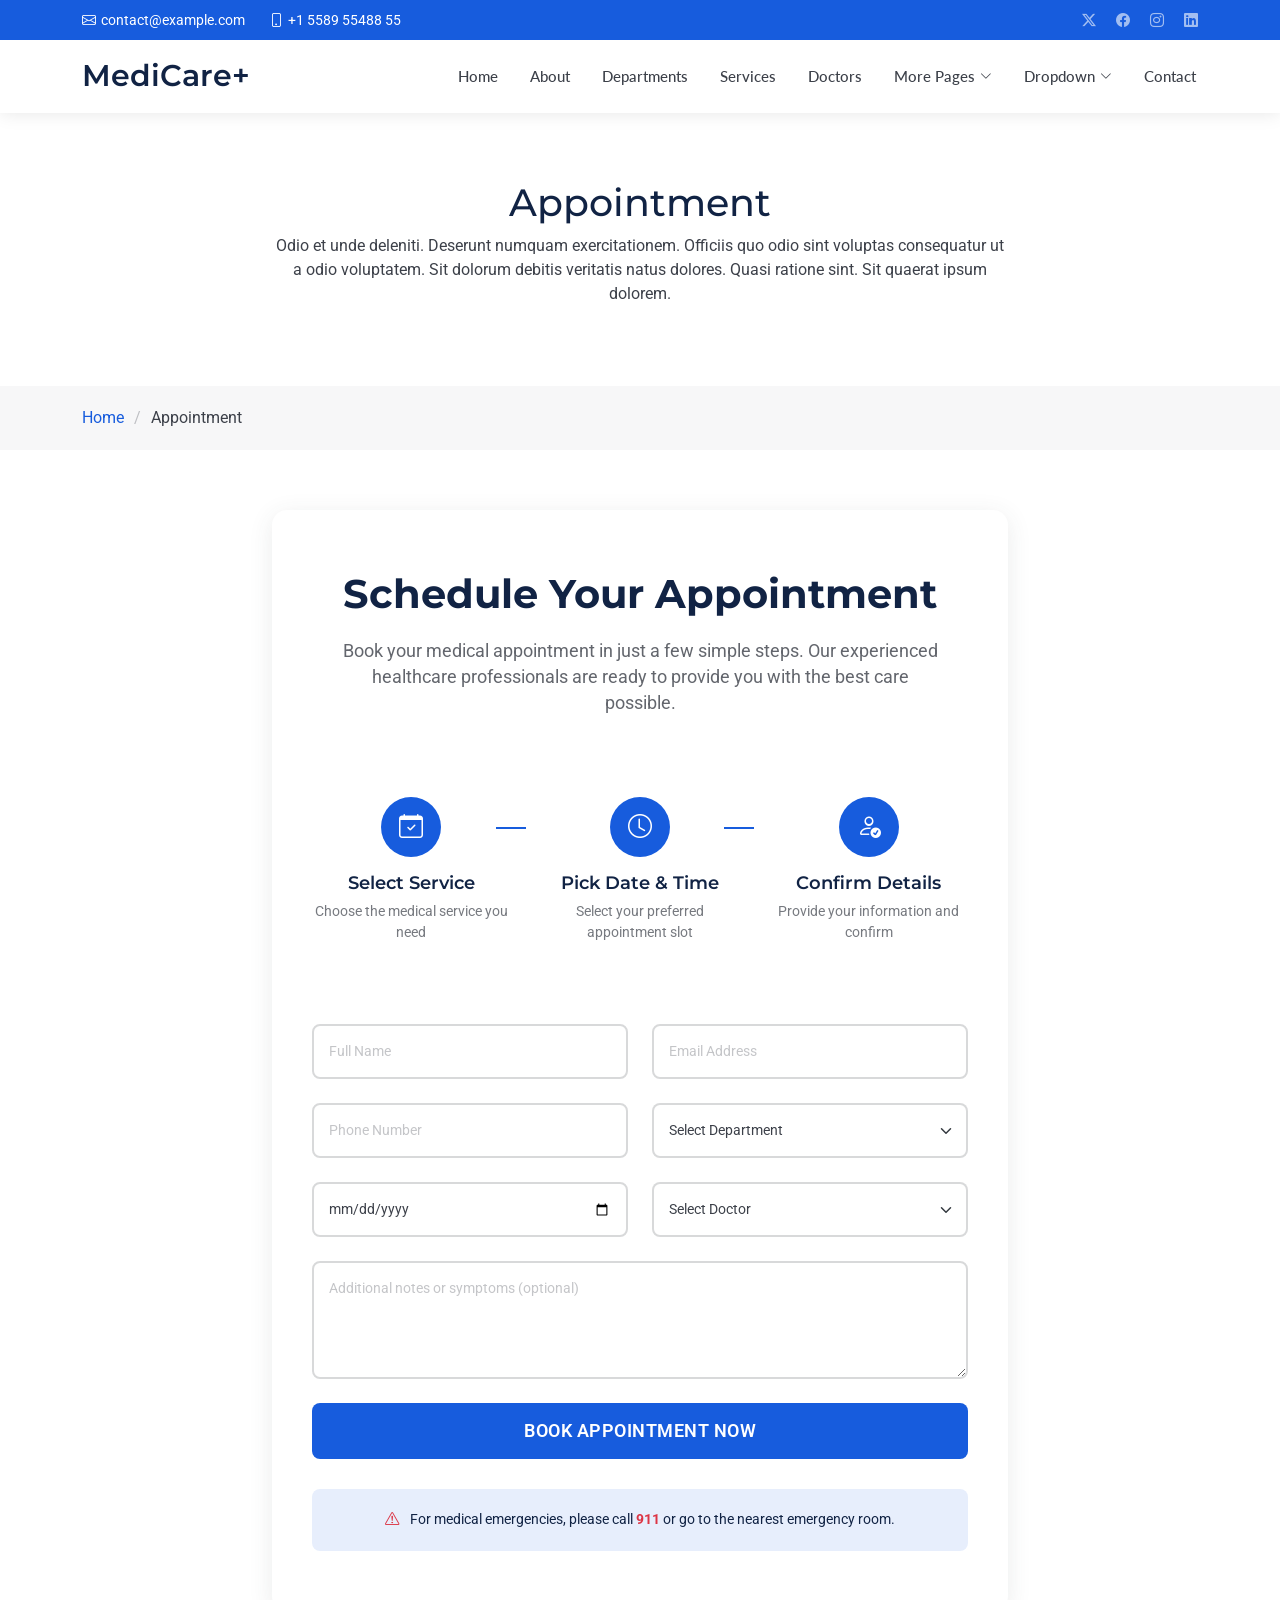
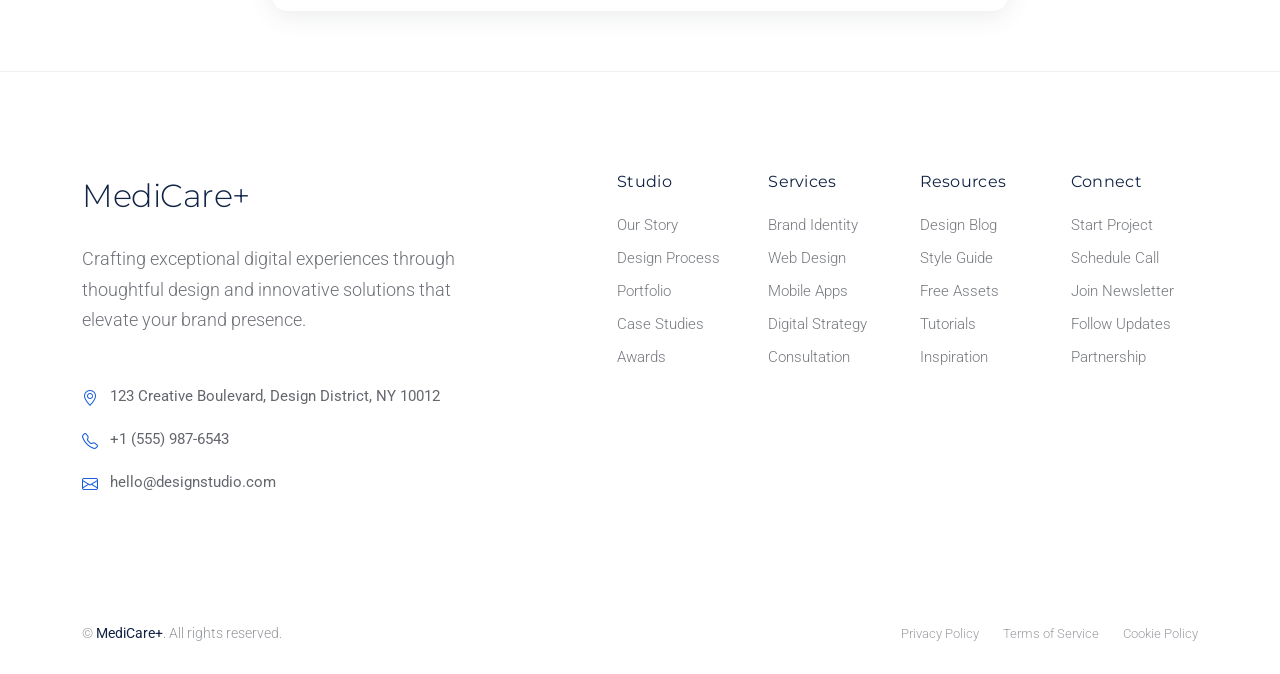
<file: appointment.html>
<!DOCTYPE html>
<html lang="en">

<head>
  <meta charset="utf-8">
  <meta content="width=device-width, initial-scale=1.0" name="viewport">
  <title>Appointment - Clinic Bootstrap Template</title>
  <meta name="description" content="">
  <meta name="keywords" content="">

  <!-- Favicons -->
  <link href="assets/img/favicon.png" rel="icon">
  <link href="assets/img/apple-touch-icon.png" rel="apple-touch-icon">

  <!-- Fonts -->
  <link href="https://fonts.googleapis.com" rel="preconnect">
  <link href="https://fonts.gstatic.com" rel="preconnect" crossorigin>
  <link
    href="https://fonts.googleapis.com/css2?family=Roboto:ital,wght@0,100;0,300;0,400;0,500;0,700;0,900;1,100;1,300;1,400;1,500;1,700;1,900&family=Montserrat:ital,wght@0,100;0,200;0,300;0,400;0,500;0,600;0,700;0,800;0,900;1,100;1,200;1,300;1,400;1,500;1,600;1,700;1,800;1,900&family=Lato:ital,wght@0,100;0,300;0,400;0,700;0,900;1,100;1,300;1,400;1,700;1,900&display=swap"
    rel="stylesheet">

  <!-- Vendor CSS Files -->
  <link href="assets/vendor/bootstrap/css/bootstrap.min.css" rel="stylesheet">
  <link href="assets/vendor/bootstrap-icons/bootstrap-icons.css" rel="stylesheet">
  <link href="assets/vendor/aos/aos.css" rel="stylesheet">
  <link href="assets/vendor/glightbox/css/glightbox.min.css" rel="stylesheet">
  <link href="assets/vendor/fontawesome-free/css/all.min.css" rel="stylesheet">
  <link href="assets/vendor/swiper/swiper-bundle.min.css" rel="stylesheet">

  <!-- Main CSS File -->
  <link href="assets/css/main.css" rel="stylesheet">

  <!-- =======================================================
  * Template Name: Clinic
  * Template URL: https://bootstrapmade.com/clinic-bootstrap-template/
  * Updated: Jul 23 2025 with Bootstrap v5.3.7
  * Author: BootstrapMade.com
  * License: https://bootstrapmade.com/license/
  ======================================================== -->
</head>

<body class="appointment-page">

  <header id="header" class="header fixed-top">

    <div class="topbar d-flex align-items-center dark-background">
      <div class="container d-flex justify-content-center justify-content-md-between">
        <div class="contact-info d-flex align-items-center">
          <i class="bi bi-envelope d-flex align-items-center"><a
              href="mailto:contact@example.com">contact@example.com</a></i>
          <i class="bi bi-phone d-flex align-items-center ms-4"><span>+1 5589 55488 55</span></i>
        </div>
        <div class="social-links d-none d-md-flex align-items-center">
          <a href="#!" class="twitter"><i class="bi bi-twitter-x"></i></a>
          <a href="#!" class="facebook"><i class="bi bi-facebook"></i></a>
          <a href="#!" class="instagram"><i class="bi bi-instagram"></i></a>
          <a href="#!" class="linkedin"><i class="bi bi-linkedin"></i></a>
        </div>
      </div>
    </div><!-- End Top Bar -->

    <div class="branding d-flex align-items-cente">

      <div class="container position-relative d-flex align-items-center justify-content-between">
        <a href="index.html" class="logo d-flex align-items-center">
          <!-- Uncomment the line below if you also wish to use an image logo -->
          <!-- <img src="assets/img/logo.webp" alt=""> -->
          <h1 class="sitename">MediCare+</h1>
        </a>

        <nav id="navmenu" class="navmenu">
          <ul>
            <li><a href="index.html">Home</a></li>
            <li><a href="about.html">About</a></li>
            <li><a href="departments.html">Departments</a></li>
            <li><a href="services.html">Services</a></li>
            <li><a href="doctors.html">Doctors</a></li>
            <li class="dropdown"><a href="#"><span>More Pages</span> <i
                  class="bi bi-chevron-down toggle-dropdown"></i></a>
              <ul>
                <li><a href="department-details.html">Department Details</a></li>
                <li><a href="service-details.html">Service Details</a></li>
                <li><a href="appointment.html" class="active">Appointment</a></li>
                <li><a href="testimonials.html">Testimonials</a></li>
                <li><a href="faq.html">Frequently Asked Questions</a></li>
                <li><a href="gallery.html">Gallery</a></li>
                <li><a href="terms.html">Terms</a></li>
                <li><a href="privacy.html">Privacy</a></li>
                <li><a href="404.html">404</a></li>
              </ul>
            </li>
            <li class="dropdown"><a href="#"><span>Dropdown</span> <i
                  class="bi bi-chevron-down toggle-dropdown"></i></a>
              <ul>
                <li><a href="#">Dropdown 1</a></li>
                <li class="dropdown"><a href="#"><span>Deep Dropdown</span> <i
                      class="bi bi-chevron-down toggle-dropdown"></i></a>
                  <ul>
                    <li><a href="#">Deep Dropdown 1</a></li>
                    <li><a href="#">Deep Dropdown 2</a></li>
                    <li><a href="#">Deep Dropdown 3</a></li>
                    <li><a href="#">Deep Dropdown 4</a></li>
                    <li><a href="#">Deep Dropdown 5</a></li>
                  </ul>
                </li>
                <li><a href="#">Dropdown 2</a></li>
                <li><a href="#">Dropdown 3</a></li>
                <li><a href="#">Dropdown 4</a></li>
              </ul>
            </li>
            <li><a href="contact.html">Contact</a></li>
          </ul>
          <i class="mobile-nav-toggle d-xl-none bi bi-list"></i>
        </nav>

      </div>

    </div>

  </header>

  <main class="main">

    <!-- Page Title -->
    <div class="page-title">
      <div class="heading">
        <div class="container">
          <div class="row d-flex justify-content-center text-center">
            <div class="col-lg-8">
              <h1 class="heading-title">Appointment</h1>
              <p class="mb-0">
                Odio et unde deleniti. Deserunt numquam exercitationem. Officiis quo
                odio sint voluptas consequatur ut a odio voluptatem. Sit dolorum
                debitis veritatis natus dolores. Quasi ratione sint. Sit quaerat
                ipsum dolorem.
              </p>
            </div>
          </div>
        </div>
      </div>
      <nav class="breadcrumbs">
        <div class="container">
          <ol>
            <li><a href="index.html">Home</a></li>
            <li class="current">Appointment</li>
          </ol>
        </div>
      </nav>
    </div><!-- End Page Title -->

    <!-- Appointmnet Section -->
    <section id="appointmnet" class="appointmnet section">

      <div class="container" data-aos="fade-up" data-aos-delay="100">

        <div class="row">
          <div class="col-lg-8 mx-auto">
            <div class="booking-wrapper">
              <div class="booking-header text-center" data-aos="fade-up" data-aos-delay="200">
                <h2>Schedule Your Appointment</h2>
                <p>Book your medical appointment in just a few simple steps. Our experienced healthcare professionals
                  are ready to provide you with the best care possible.</p>
              </div>

              <div class="booking-steps" data-aos="fade-up" data-aos-delay="300">
                <div class="step">
                  <div class="step-icon">
                    <i class="bi bi-calendar-check"></i>
                  </div>
                  <div class="step-content">
                    <h4>Select Service</h4>
                    <p>Choose the medical service you need</p>
                  </div>
                </div>
                <div class="step">
                  <div class="step-icon">
                    <i class="bi bi-clock"></i>
                  </div>
                  <div class="step-content">
                    <h4>Pick Date &amp; Time</h4>
                    <p>Select your preferred appointment slot</p>
                  </div>
                </div>
                <div class="step">
                  <div class="step-icon">
                    <i class="bi bi-person-check"></i>
                  </div>
                  <div class="step-content">
                    <h4>Confirm Details</h4>
                    <p>Provide your information and confirm</p>
                  </div>
                </div>
              </div>

              <div class="appointment-form" data-aos="fade-up" data-aos-delay="400">
                <form action="forms/book-appointment.php" method="post" class="php-email-form">
                  <div class="row gy-4">
                    <div class="col-md-6">
                      <input type="text" name="name" class="form-control" placeholder="Full Name" required="">
                    </div>
                    <div class="col-md-6">
                      <input type="email" name="email" class="form-control" placeholder="Email Address" required="">
                    </div>
                    <div class="col-md-6">
                      <input type="tel" name="phone" class="form-control" placeholder="Phone Number" required="">
                    </div>
                    <div class="col-md-6">
                      <select name="department" class="form-select" required="">
                        <option value="">Select Department</option>
                        <option value="general">General Consultation</option>
                        <option value="cardiology">Cardiology</option>
                        <option value="neurology">Neurology</option>
                        <option value="orthopedics">Orthopedics</option>
                        <option value="pediatrics">Pediatrics</option>
                        <option value="dermatology">Dermatology</option>
                        <option value="oncology">Oncology</option>
                      </select>
                    </div>
                    <div class="col-md-6">
                      <input type="date" name="date" class="form-control" required="">
                    </div>
                    <div class="col-md-6">
                      <select name="doctor" class="form-select" required="">
                        <option value="">Select Doctor</option>
                        <option value="dr-sarah-johnson">Dr. Sarah Johnson</option>
                        <option value="dr-michael-chen">Dr. Michael Chen</option>
                        <option value="dr-emily-davis">Dr. Emily Davis</option>
                        <option value="dr-robert-smith">Dr. Robert Smith</option>
                        <option value="dr-lisa-brown">Dr. Lisa Brown</option>
                        <option value="dr-david-wilson">Dr. David Wilson</option>
                        <option value="dr-maria-rodriguez">Dr. Maria Rodriguez</option>
                      </select>
                    </div>
                    <div class="col-12">
                      <textarea name="message" class="form-control" rows="4"
                        placeholder="Additional notes or symptoms (optional)"></textarea>
                    </div>
                    <div class="col-12">
                      <div class="loading">Loading</div>
                      <div class="error-message"></div>
                      <div class="sent-message">Your appointment has been scheduled. Thank you!</div>
                      <button type="submit" class="btn-book">Book Appointment Now</button>
                    </div>
                  </div>
                </form>
              </div>

              <div class="emergency-info" data-aos="fade-up" data-aos-delay="500">
                <p><i class="bi bi-exclamation-triangle"></i> For medical emergencies, please call <strong>911</strong>
                  or go to the nearest emergency room.</p>
              </div>

            </div>
          </div>
        </div>

      </div>

    </section><!-- /Appointmnet Section -->

  </main>

  <footer id="footer" class="footer-16 footer position-relative">

    <div class="container">

      <div class="footer-main" data-aos="fade-up" data-aos-delay="100">
        <div class="row align-items-start">

          <div class="col-lg-5">
            <div class="brand-section">
              <a href="index.html" class="logo d-flex align-items-center mb-4">
                <span class="sitename">MediCare+</span>
              </a>
              <p class="brand-description">Crafting exceptional digital experiences through thoughtful design and
                innovative solutions that elevate your brand presence.</p>

              <div class="contact-info mt-5">
                <div class="contact-item">
                  <i class="bi bi-geo-alt"></i>
                  <span>123 Creative Boulevard, Design District, NY 10012</span>
                </div>
                <div class="contact-item">
                  <i class="bi bi-telephone"></i>
                  <span>+1 (555) 987-6543</span>
                </div>
                <div class="contact-item">
                  <i class="bi bi-envelope"></i>
                  <span>hello@designstudio.com</span>
                </div>
              </div>
            </div>
          </div>

          <div class="col-lg-7">
            <div class="footer-nav-wrapper">
              <div class="row">

                <div class="col-6 col-lg-3">
                  <div class="nav-column">
                    <h6>Studio</h6>
                    <nav class="footer-nav">
                      <a href="#!">Our Story</a>
                      <a href="#!">Design Process</a>
                      <a href="#!">Portfolio</a>
                      <a href="#!">Case Studies</a>
                      <a href="#!">Awards</a>
                    </nav>
                  </div>
                </div>

                <div class="col-6 col-lg-3">
                  <div class="nav-column">
                    <h6>Services</h6>
                    <nav class="footer-nav">
                      <a href="#!">Brand Identity</a>
                      <a href="#!">Web Design</a>
                      <a href="#!">Mobile Apps</a>
                      <a href="#!">Digital Strategy</a>
                      <a href="#!">Consultation</a>
                    </nav>
                  </div>
                </div>

                <div class="col-6 col-lg-3">
                  <div class="nav-column">
                    <h6>Resources</h6>
                    <nav class="footer-nav">
                      <a href="#!">Design Blog</a>
                      <a href="#!">Style Guide</a>
                      <a href="#!">Free Assets</a>
                      <a href="#!">Tutorials</a>
                      <a href="#!">Inspiration</a>
                    </nav>
                  </div>
                </div>

                <div class="col-6 col-lg-3">
                  <div class="nav-column">
                    <h6>Connect</h6>
                    <nav class="footer-nav">
                      <a href="#!">Start Project</a>
                      <a href="#!">Schedule Call</a>
                      <a href="#!">Join Newsletter</a>
                      <a href="#!">Follow Updates</a>
                      <a href="#!">Partnership</a>
                    </nav>
                  </div>
                </div>

              </div>
            </div>
          </div>

        </div>
      </div>

    </div>

    <div class="footer-bottom">
      <div class="container">
        <div class="bottom-content" data-aos="fade-up" data-aos-delay="300">
          <div class="row align-items-center">

            <div class="col-lg-6">
              <div class="copyright">
                <p>© <span class="sitename">MediCare+</span>. All rights reserved.</p>
              </div>
            </div>

            <div class="col-lg-6">
              <div class="legal-links">
                <a href="#!">Privacy Policy</a>
                <a href="#!">Terms of Service</a>
                <a href="#!">Cookie Policy</a>
              </div>
            </div>

          </div>
        </div>
      </div>
    </div>

  </footer>

  <!-- Scroll Top -->
  <a href="#!" id="scroll-top" class="scroll-top d-flex align-items-center justify-content-center"><i
      class="bi bi-arrow-up-short"></i></a>

  <!-- Preloader -->
  <div id="preloader"></div>

  <!-- Vendor JS Files -->
  <script src="assets/vendor/bootstrap/js/bootstrap.bundle.min.js"></script>
  <script src="assets/vendor/php-email-form/validate.js"></script>
  <script src="assets/vendor/aos/aos.js"></script>
  <script src="assets/vendor/glightbox/js/glightbox.min.js"></script>
  <script src="assets/vendor/purecounter/purecounter_vanilla.js"></script>
  <script src="assets/vendor/swiper/swiper-bundle.min.js"></script>

  <!-- Main JS File -->
  <script src="assets/js/main.js"></script>

</body>

</html>
</file>
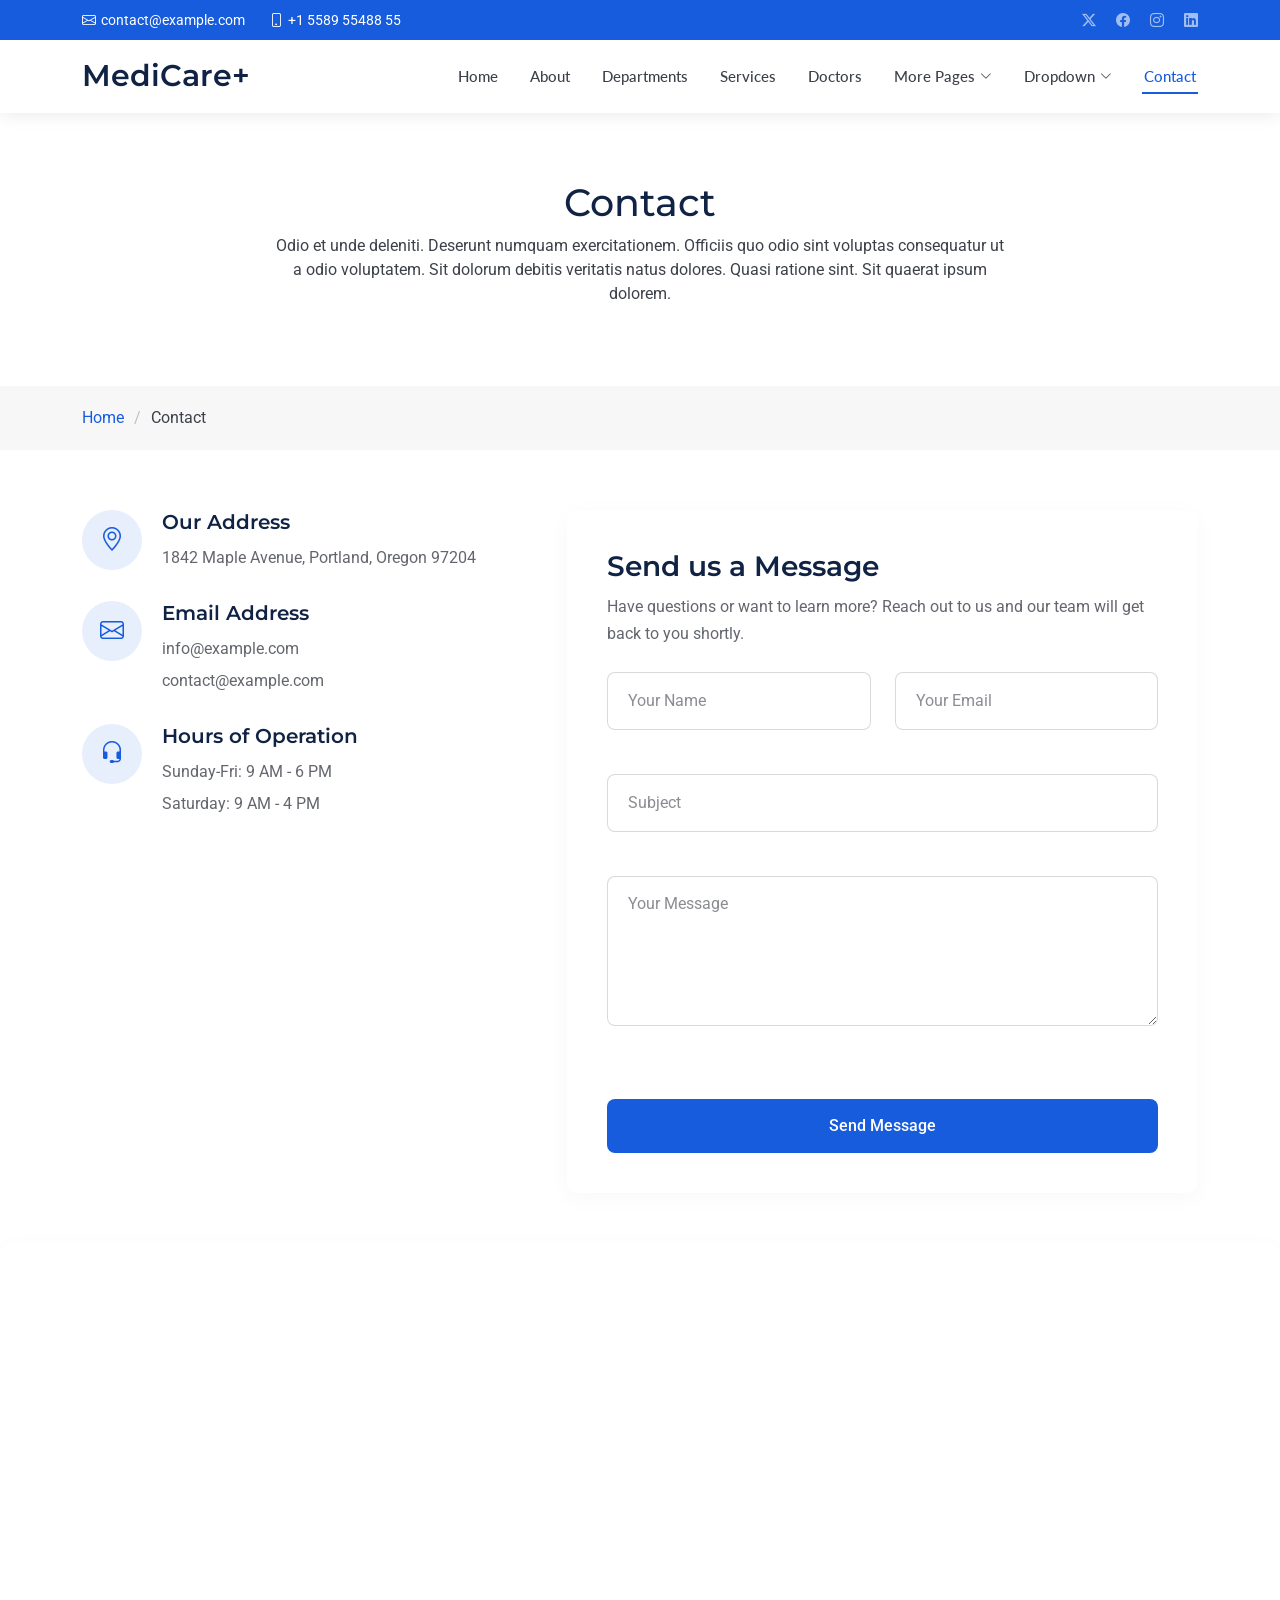
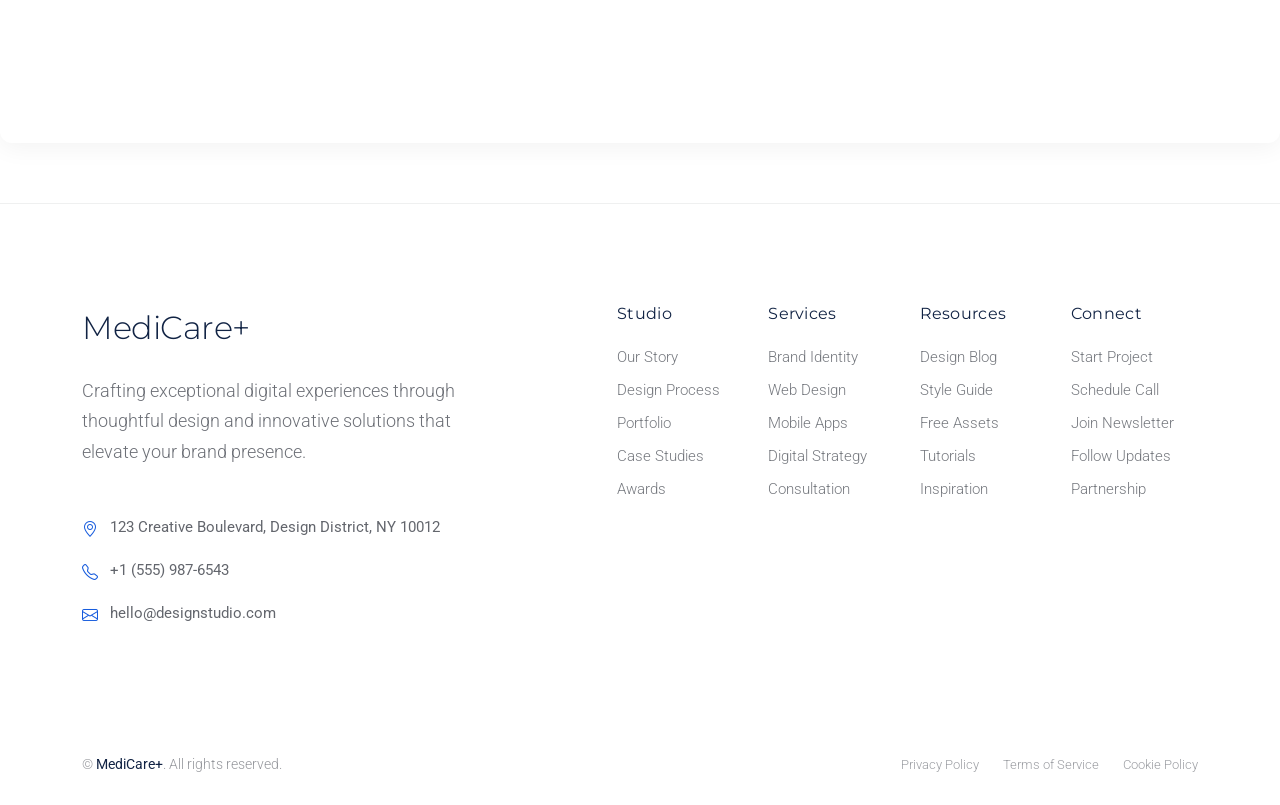
<file: contact.html>
<!DOCTYPE html>
<html lang="en">

<head>
  <meta charset="utf-8">
  <meta content="width=device-width, initial-scale=1.0" name="viewport">
  <title>Contact - MediCare+ Bootstrap Template</title>
  <meta name="description" content="">
  <meta name="keywords" content="">

  <!-- Favicons -->
  <link href="assets/img/favicon.png" rel="icon">
  <link href="assets/img/apple-touch-icon.png" rel="apple-touch-icon">

  <!-- Fonts -->
  <link href="https://fonts.googleapis.com" rel="preconnect">
  <link href="https://fonts.gstatic.com" rel="preconnect" crossorigin>
  <link
    href="https://fonts.googleapis.com/css2?family=Roboto:ital,wght@0,100;0,300;0,400;0,500;0,700;0,900;1,100;1,300;1,400;1,500;1,700;1,900&family=Montserrat:ital,wght@0,100;0,200;0,300;0,400;0,500;0,600;0,700;0,800;0,900;1,100;1,200;1,300;1,400;1,500;1,600;1,700;1,800;1,900&family=Lato:ital,wght@0,100;0,300;0,400;0,700;0,900;1,100;1,300;1,400;1,700;1,900&display=swap"
    rel="stylesheet">

  <!-- Vendor CSS Files -->
  <link href="assets/vendor/bootstrap/css/bootstrap.min.css" rel="stylesheet">
  <link href="assets/vendor/bootstrap-icons/bootstrap-icons.css" rel="stylesheet">
  <link href="assets/vendor/aos/aos.css" rel="stylesheet">
  <link href="assets/vendor/glightbox/css/glightbox.min.css" rel="stylesheet">
  <link href="assets/vendor/fontawesome-free/css/all.min.css" rel="stylesheet">
  <link href="assets/vendor/swiper/swiper-bundle.min.css" rel="stylesheet">

  <!-- Main CSS File -->
  <link href="assets/css/main.css" rel="stylesheet">

  <!-- =======================================================
  * Template Name: MediCare+
  * Template URL: https://bootstrapmade.com/MediCare+-bootstrap-template/
  * Updated: Jul 23 2025 with Bootstrap v5.3.7
  * Author: BootstrapMade.com
  * License: https://bootstrapmade.com/license/
  ======================================================== -->
</head>

<body class="contact-page">

  <header id="header" class="header fixed-top">

    <div class="topbar d-flex align-items-center dark-background">
      <div class="container d-flex justify-content-center justify-content-md-between">
        <div class="contact-info d-flex align-items-center">
          <i class="bi bi-envelope d-flex align-items-center"><a
              href="mailto:contact@example.com">contact@example.com</a></i>
          <i class="bi bi-phone d-flex align-items-center ms-4"><span>+1 5589 55488 55</span></i>
        </div>
        <div class="social-links d-none d-md-flex align-items-center">
          <a href="#!" class="twitter"><i class="bi bi-twitter-x"></i></a>
          <a href="#!" class="facebook"><i class="bi bi-facebook"></i></a>
          <a href="#!" class="instagram"><i class="bi bi-instagram"></i></a>
          <a href="#!" class="linkedin"><i class="bi bi-linkedin"></i></a>
        </div>
      </div>
    </div><!-- End Top Bar -->

    <div class="branding d-flex align-items-cente">

      <div class="container position-relative d-flex align-items-center justify-content-between">
        <a href="index.html" class="logo d-flex align-items-center">
          <!-- Uncomment the line below if you also wish to use an image logo -->
          <!-- <img src="assets/img/logo.webp" alt=""> -->
          <h1 class="sitename">MediCare+</h1>
        </a>

        <nav id="navmenu" class="navmenu">
          <ul>
            <li><a href="index.html">Home</a></li>
            <li><a href="about.html">About</a></li>
            <li><a href="departments.html">Departments</a></li>
            <li><a href="services.html">Services</a></li>
            <li><a href="doctors.html">Doctors</a></li>
            <li class="dropdown"><a href="#"><span>More Pages</span> <i
                  class="bi bi-chevron-down toggle-dropdown"></i></a>
              <ul>
                <li><a href="department-details.html">Department Details</a></li>
                <li><a href="service-details.html">Service Details</a></li>
                <li><a href="appointment.html">Appointment</a></li>
                <li><a href="testimonials.html">Testimonials</a></li>
                <li><a href="faq.html">Frequently Asked Questions</a></li>
                <li><a href="gallery.html">Gallery</a></li>
                <li><a href="terms.html">Terms</a></li>
                <li><a href="privacy.html">Privacy</a></li>
                <li><a href="404.html">404</a></li>
              </ul>
            </li>
            <li class="dropdown"><a href="#"><span>Dropdown</span> <i
                  class="bi bi-chevron-down toggle-dropdown"></i></a>
              <ul>
                <li><a href="#">Dropdown 1</a></li>
                <li class="dropdown"><a href="#"><span>Deep Dropdown</span> <i
                      class="bi bi-chevron-down toggle-dropdown"></i></a>
                  <ul>
                    <li><a href="#">Deep Dropdown 1</a></li>
                    <li><a href="#">Deep Dropdown 2</a></li>
                    <li><a href="#">Deep Dropdown 3</a></li>
                    <li><a href="#">Deep Dropdown 4</a></li>
                    <li><a href="#">Deep Dropdown 5</a></li>
                  </ul>
                </li>
                <li><a href="#">Dropdown 2</a></li>
                <li><a href="#">Dropdown 3</a></li>
                <li><a href="#">Dropdown 4</a></li>
              </ul>
            </li>
            <li><a href="contact.html" class="active">Contact</a></li>
          </ul>
          <i class="mobile-nav-toggle d-xl-none bi bi-list"></i>
        </nav>

      </div>

    </div>

  </header>

  <main class="main">

    <!-- Page Title -->
    <div class="page-title">
      <div class="heading">
        <div class="container">
          <div class="row d-flex justify-content-center text-center">
            <div class="col-lg-8">
              <h1 class="heading-title">Contact</h1>
              <p class="mb-0">
                Odio et unde deleniti. Deserunt numquam exercitationem. Officiis quo
                odio sint voluptas consequatur ut a odio voluptatem. Sit dolorum
                debitis veritatis natus dolores. Quasi ratione sint. Sit quaerat
                ipsum dolorem.
              </p>
            </div>
          </div>
        </div>
      </div>
      <nav class="breadcrumbs">
        <div class="container">
          <ol>
            <li><a href="index.html">Home</a></li>
            <li class="current">Contact</li>
          </ol>
        </div>
      </nav>
    </div><!-- End Page Title -->

    <!-- Contact Section -->
    <section id="contact" class="contact section">

      <div class="container" data-aos="fade-up" data-aos-delay="100">
        <div class="row g-5">
          <div class="col-lg-5">
            <div class="contact-info-wrapper">
              <div class="contact-info-item" data-aos="fade-up" data-aos-delay="100">
                <div class="info-icon">
                  <i class="bi bi-geo-alt"></i>
                </div>
                <div class="info-content">
                  <h3>Our Address</h3>
                  <p>1842 Maple Avenue, Portland, Oregon 97204</p>
                </div>
              </div>

              <div class="contact-info-item" data-aos="fade-up" data-aos-delay="200">
                <div class="info-icon">
                  <i class="bi bi-envelope"></i>
                </div>
                <div class="info-content">
                  <h3>Email Address</h3>
                  <p>info@example.com</p>
                  <p>contact@example.com</p>
                </div>
              </div>

              <div class="contact-info-item" data-aos="fade-up" data-aos-delay="300">
                <div class="info-icon">
                  <i class="bi bi-headset"></i>
                </div>
                <div class="info-content">
                  <h3>Hours of Operation</h3>
                  <p>Sunday-Fri: 9 AM - 6 PM</p>
                  <p>Saturday: 9 AM - 4 PM</p>
                </div>
              </div>
            </div>
          </div>

          <div class="col-lg-7">
            <div class="contact-form-card" data-aos="fade-up" data-aos-delay="200">
              <h2>Send us a Message</h2>
              <p class="mb-4">Have questions or want to learn more? Reach out to us and our team will get back to you
                shortly.</p>

              <form action="forms/contact.php" method="post" class="php-email-form">
                <div class="row g-4">
                  <div class="col-md-6">
                    <input type="text" class="form-control" name="name" id="name" placeholder="Your Name" required="">
                  </div>

                  <div class="col-md-6">
                    <input type="email" class="form-control" name="email" id="email" placeholder="Your Email"
                      required="">
                  </div>

                  <div class="col-12">
                    <input type="text" class="form-control" name="subject" id="subject" placeholder="Subject"
                      required="">
                  </div>

                  <div class="col-12">
                    <textarea class="form-control" name="message" id="message" placeholder="Your Message" rows="6"
                      required=""></textarea>
                  </div>

                  <div class="col-12">
                    <div class="loading">Loading</div>
                    <div class="error-message"></div>
                    <div class="sent-message">Your message has been sent. Thank you!</div>
                  </div>

                  <div class="col-12">
                    <button type="submit" class="btn btn-submit">Send Message</button>
                  </div>
                </div>
              </form>
            </div>
          </div>
        </div>
      </div>

      <div class="container-fluid map-container" data-aos="fade-up" data-aos-delay="200">
        <div class="map-overlay"></div>
        <iframe
          src="https://www.google.com/maps/embed?pb=!1m14!1m8!1m3!1d48389.78314118045!2d-74.006138!3d40.710059!3m2!1i1024!2i768!4f13.1!3m3!1m2!1s0x89c25a22a3bda30d%3A0xb89d1fe6bc499443!2sDowntown%20Conference%20Center!5e0!3m2!1sen!2sus!4v1676961268712!5m2!1sen!2sus"
          width="100%" height="500" style="border:0;" allowfullscreen="" loading="lazy"
          referrerpolicy="no-referrer-when-downgrade"></iframe>
      </div>

    </section><!-- /Contact Section -->

  </main>

  <footer id="footer" class="footer-16 footer position-relative">

    <div class="container">

      <div class="footer-main" data-aos="fade-up" data-aos-delay="100">
        <div class="row align-items-start">

          <div class="col-lg-5">
            <div class="brand-section">
              <a href="index.html" class="logo d-flex align-items-center mb-4">
                <span class="sitename">MediCare+</span>
              </a>
              <p class="brand-description">Crafting exceptional digital experiences through thoughtful design and
                innovative solutions that elevate your brand presence.</p>

              <div class="contact-info mt-5">
                <div class="contact-item">
                  <i class="bi bi-geo-alt"></i>
                  <span>123 Creative Boulevard, Design District, NY 10012</span>
                </div>
                <div class="contact-item">
                  <i class="bi bi-telephone"></i>
                  <span>+1 (555) 987-6543</span>
                </div>
                <div class="contact-item">
                  <i class="bi bi-envelope"></i>
                  <span>hello@designstudio.com</span>
                </div>
              </div>
            </div>
          </div>

          <div class="col-lg-7">
            <div class="footer-nav-wrapper">
              <div class="row">

                <div class="col-6 col-lg-3">
                  <div class="nav-column">
                    <h6>Studio</h6>
                    <nav class="footer-nav">
                      <a href="#!">Our Story</a>
                      <a href="#!">Design Process</a>
                      <a href="#!">Portfolio</a>
                      <a href="#!">Case Studies</a>
                      <a href="#!">Awards</a>
                    </nav>
                  </div>
                </div>

                <div class="col-6 col-lg-3">
                  <div class="nav-column">
                    <h6>Services</h6>
                    <nav class="footer-nav">
                      <a href="#!">Brand Identity</a>
                      <a href="#!">Web Design</a>
                      <a href="#!">Mobile Apps</a>
                      <a href="#!">Digital Strategy</a>
                      <a href="#!">Consultation</a>
                    </nav>
                  </div>
                </div>

                <div class="col-6 col-lg-3">
                  <div class="nav-column">
                    <h6>Resources</h6>
                    <nav class="footer-nav">
                      <a href="#!">Design Blog</a>
                      <a href="#!">Style Guide</a>
                      <a href="#!">Free Assets</a>
                      <a href="#!">Tutorials</a>
                      <a href="#!">Inspiration</a>
                    </nav>
                  </div>
                </div>

                <div class="col-6 col-lg-3">
                  <div class="nav-column">
                    <h6>Connect</h6>
                    <nav class="footer-nav">
                      <a href="#!">Start Project</a>
                      <a href="#!">Schedule Call</a>
                      <a href="#!">Join Newsletter</a>
                      <a href="#!">Follow Updates</a>
                      <a href="#!">Partnership</a>
                    </nav>
                  </div>
                </div>

              </div>
            </div>
          </div>

        </div>
      </div>

    </div>

    <div class="footer-bottom">
      <div class="container">
        <div class="bottom-content" data-aos="fade-up" data-aos-delay="300">
          <div class="row align-items-center">

            <div class="col-lg-6">
              <div class="copyright">
                <p>© <span class="sitename">MediCare+</span>. All rights reserved.</p>
              </div>
            </div>

            <div class="col-lg-6">
              <div class="legal-links">
                <a href="#!">Privacy Policy</a>
                <a href="#!">Terms of Service</a>
                <a href="#!">Cookie Policy</a>
              </div>
            </div>

          </div>
        </div>
      </div>
    </div>

  </footer>

  <!-- Scroll Top -->
  <a href="#!" id="scroll-top" class="scroll-top d-flex align-items-center justify-content-center"><i
      class="bi bi-arrow-up-short"></i></a>

  <!-- Preloader -->
  <div id="preloader"></div>

  <!-- Vendor JS Files -->
  <script src="assets/vendor/bootstrap/js/bootstrap.bundle.min.js"></script>
  <script src="assets/vendor/php-email-form/validate.js"></script>
  <script src="assets/vendor/aos/aos.js"></script>
  <script src="assets/vendor/glightbox/js/glightbox.min.js"></script>
  <script src="assets/vendor/purecounter/purecounter_vanilla.js"></script>
  <script src="assets/vendor/swiper/swiper-bundle.min.js"></script>

  <!-- Main JS File -->
  <script src="assets/js/main.js"></script>

</body>

</html>
</file>
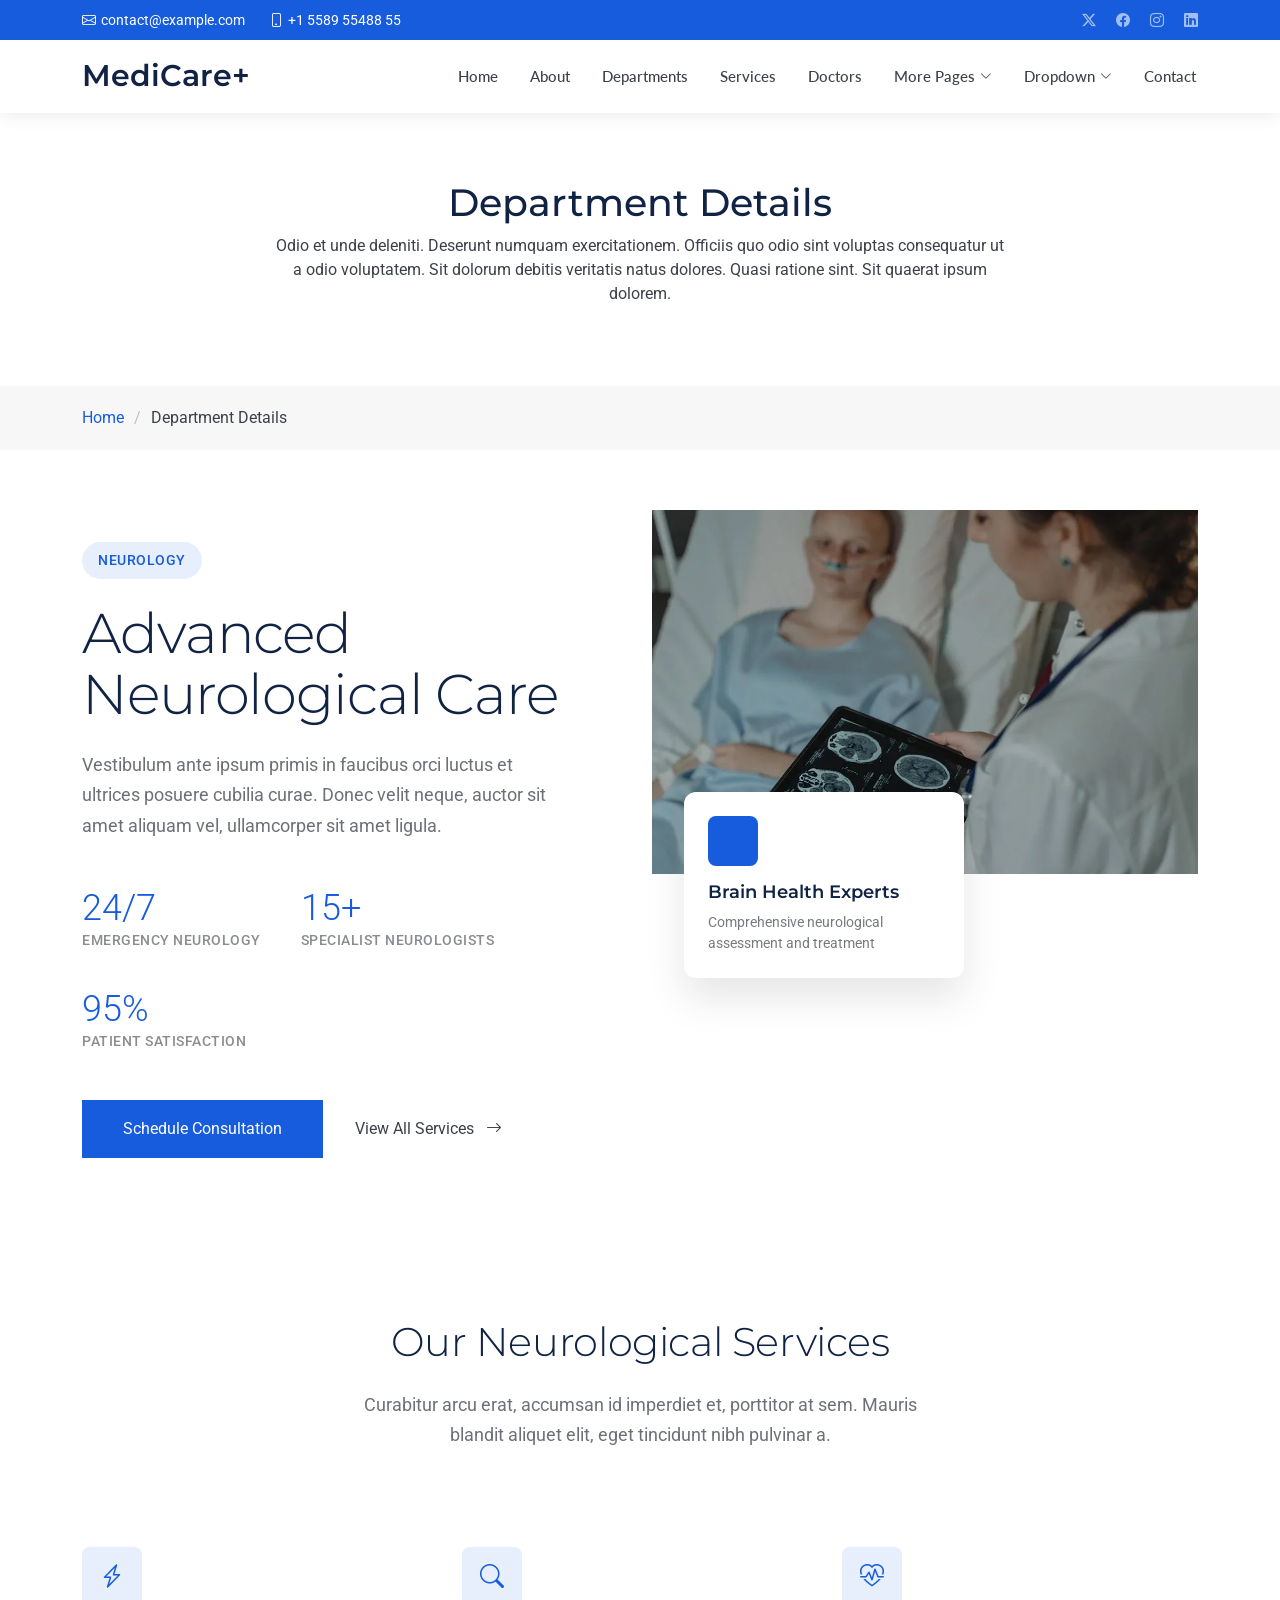
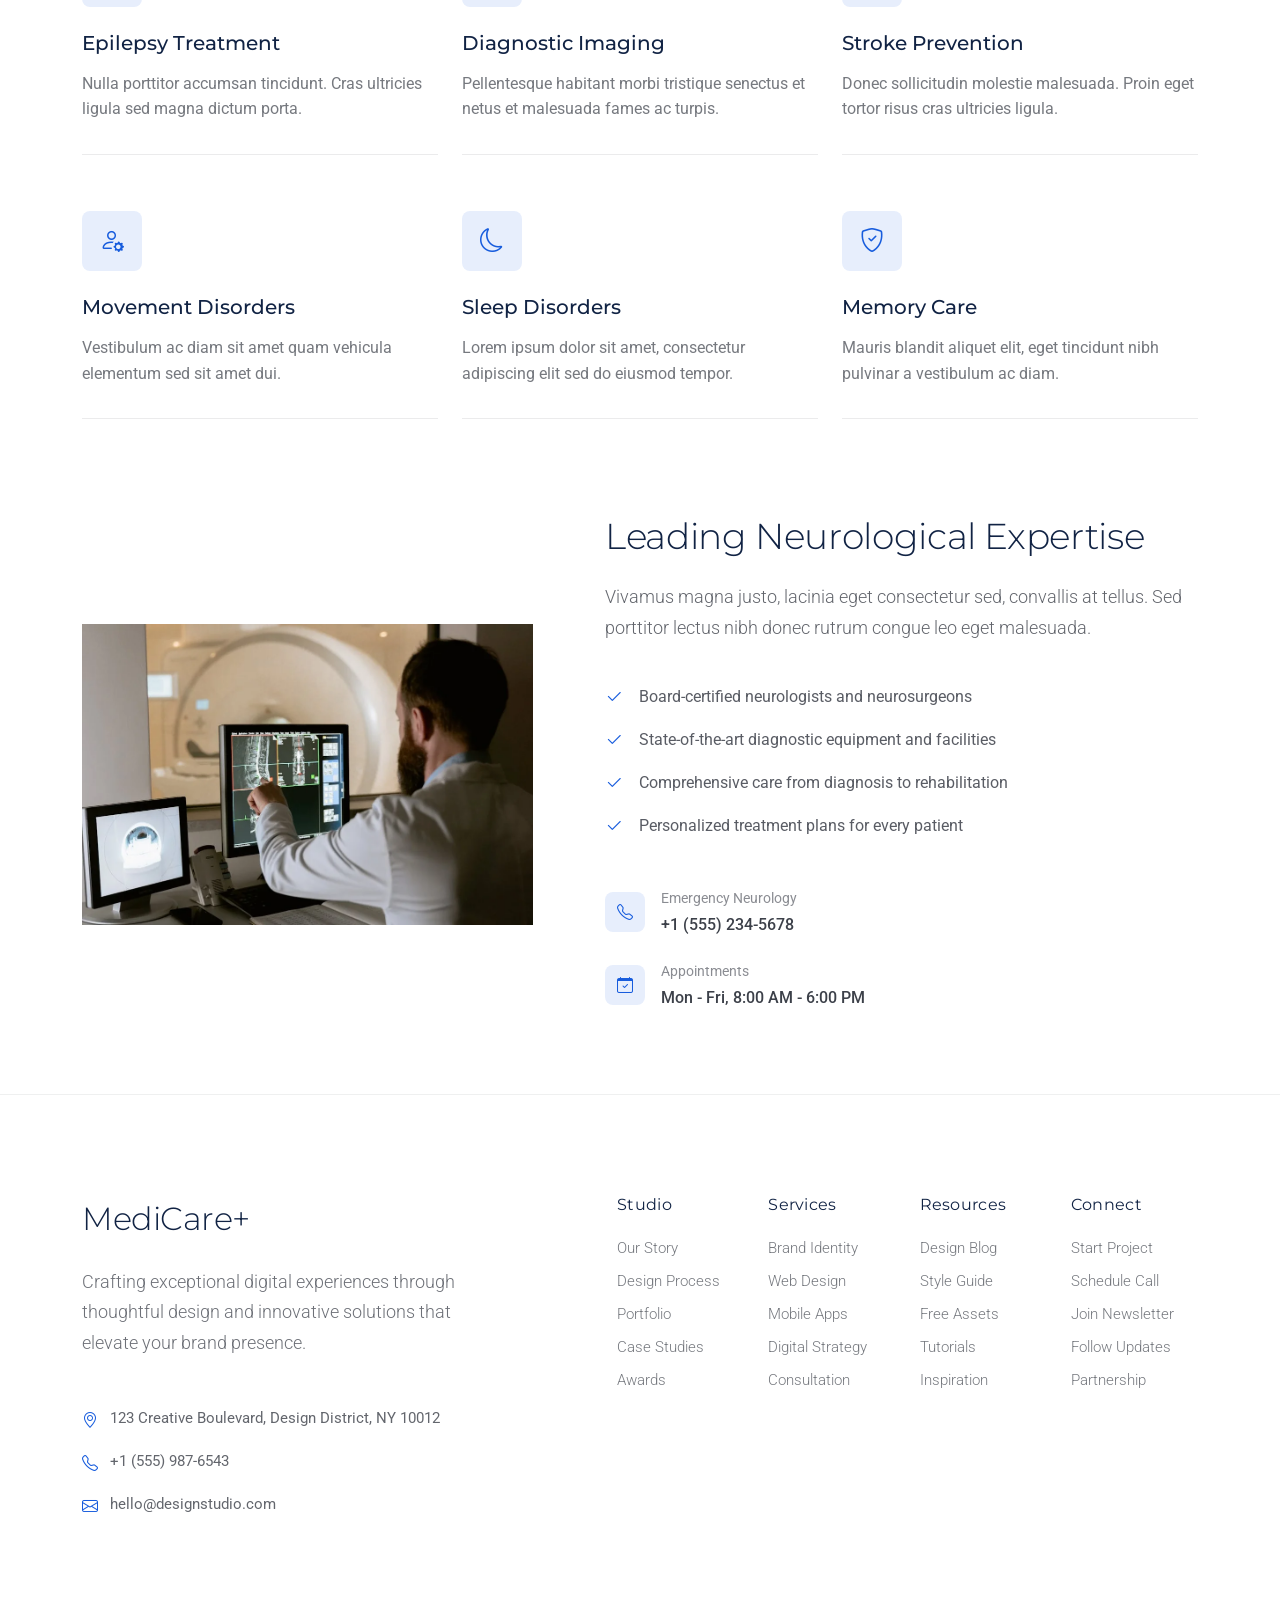
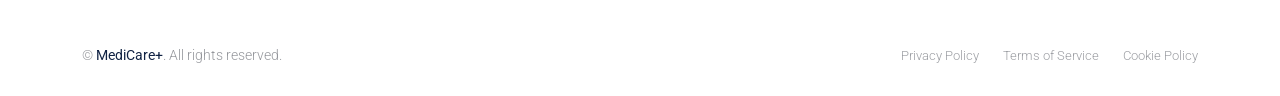
<file: department-details.html>
<!DOCTYPE html>
<html lang="en">

<head>
  <meta charset="utf-8">
  <meta content="width=device-width, initial-scale=1.0" name="viewport">
  <title>Department Details - MediCare+ Bootstrap Template</title>
  <meta name="description" content="">
  <meta name="keywords" content="">

  <!-- Favicons -->
  <link href="assets/img/favicon.png" rel="icon">
  <link href="assets/img/apple-touch-icon.png" rel="apple-touch-icon">

  <!-- Fonts -->
  <link href="https://fonts.googleapis.com" rel="preconnect">
  <link href="https://fonts.gstatic.com" rel="preconnect" crossorigin>
  <link
    href="https://fonts.googleapis.com/css2?family=Roboto:ital,wght@0,100;0,300;0,400;0,500;0,700;0,900;1,100;1,300;1,400;1,500;1,700;1,900&family=Montserrat:ital,wght@0,100;0,200;0,300;0,400;0,500;0,600;0,700;0,800;0,900;1,100;1,200;1,300;1,400;1,500;1,600;1,700;1,800;1,900&family=Lato:ital,wght@0,100;0,300;0,400;0,700;0,900;1,100;1,300;1,400;1,700;1,900&display=swap"
    rel="stylesheet">

  <!-- Vendor CSS Files -->
  <link href="assets/vendor/bootstrap/css/bootstrap.min.css" rel="stylesheet">
  <link href="assets/vendor/bootstrap-icons/bootstrap-icons.css" rel="stylesheet">
  <link href="assets/vendor/aos/aos.css" rel="stylesheet">
  <link href="assets/vendor/glightbox/css/glightbox.min.css" rel="stylesheet">
  <link href="assets/vendor/fontawesome-free/css/all.min.css" rel="stylesheet">
  <link href="assets/vendor/swiper/swiper-bundle.min.css" rel="stylesheet">

  <!-- Main CSS File -->
  <link href="assets/css/main.css" rel="stylesheet">

  <!-- =======================================================
  * Template Name: MediCare+
  * Template URL: https://bootstrapmade.com/MediCare+-bootstrap-template/
  * Updated: Jul 23 2025 with Bootstrap v5.3.7
  * Author: BootstrapMade.com
  * License: https://bootstrapmade.com/license/
  ======================================================== -->
</head>

<body class="department-details-page">

  <header id="header" class="header fixed-top">

    <div class="topbar d-flex align-items-center dark-background">
      <div class="container d-flex justify-content-center justify-content-md-between">
        <div class="contact-info d-flex align-items-center">
          <i class="bi bi-envelope d-flex align-items-center"><a
              href="mailto:contact@example.com">contact@example.com</a></i>
          <i class="bi bi-phone d-flex align-items-center ms-4"><span>+1 5589 55488 55</span></i>
        </div>
        <div class="social-links d-none d-md-flex align-items-center">
          <a href="#!" class="twitter"><i class="bi bi-twitter-x"></i></a>
          <a href="#!" class="facebook"><i class="bi bi-facebook"></i></a>
          <a href="#!" class="instagram"><i class="bi bi-instagram"></i></a>
          <a href="#!" class="linkedin"><i class="bi bi-linkedin"></i></a>
        </div>
      </div>
    </div><!-- End Top Bar -->

    <div class="branding d-flex align-items-cente">

      <div class="container position-relative d-flex align-items-center justify-content-between">
        <a href="index.html" class="logo d-flex align-items-center">
          <!-- Uncomment the line below if you also wish to use an image logo -->
          <!-- <img src="assets/img/logo.webp" alt=""> -->
          <h1 class="sitename">MediCare+</h1>
        </a>

        <nav id="navmenu" class="navmenu">
          <ul>
            <li><a href="index.html">Home</a></li>
            <li><a href="about.html">About</a></li>
            <li><a href="departments.html">Departments</a></li>
            <li><a href="services.html">Services</a></li>
            <li><a href="doctors.html">Doctors</a></li>
            <li class="dropdown"><a href="#"><span>More Pages</span> <i
                  class="bi bi-chevron-down toggle-dropdown"></i></a>
              <ul>
                <li><a href="department-details.html" class="active">Department Details</a></li>
                <li><a href="service-details.html">Service Details</a></li>
                <li><a href="appointment.html">Appointment</a></li>
                <li><a href="testimonials.html">Testimonials</a></li>
                <li><a href="faq.html">Frequently Asked Questions</a></li>
                <li><a href="gallery.html">Gallery</a></li>
                <li><a href="terms.html">Terms</a></li>
                <li><a href="privacy.html">Privacy</a></li>
                <li><a href="404.html">404</a></li>
              </ul>
            </li>
            <li class="dropdown"><a href="#"><span>Dropdown</span> <i
                  class="bi bi-chevron-down toggle-dropdown"></i></a>
              <ul>
                <li><a href="#">Dropdown 1</a></li>
                <li class="dropdown"><a href="#"><span>Deep Dropdown</span> <i
                      class="bi bi-chevron-down toggle-dropdown"></i></a>
                  <ul>
                    <li><a href="#">Deep Dropdown 1</a></li>
                    <li><a href="#">Deep Dropdown 2</a></li>
                    <li><a href="#">Deep Dropdown 3</a></li>
                    <li><a href="#">Deep Dropdown 4</a></li>
                    <li><a href="#">Deep Dropdown 5</a></li>
                  </ul>
                </li>
                <li><a href="#">Dropdown 2</a></li>
                <li><a href="#">Dropdown 3</a></li>
                <li><a href="#">Dropdown 4</a></li>
              </ul>
            </li>
            <li><a href="contact.html">Contact</a></li>
          </ul>
          <i class="mobile-nav-toggle d-xl-none bi bi-list"></i>
        </nav>

      </div>

    </div>

  </header>

  <main class="main">

    <!-- Page Title -->
    <div class="page-title">
      <div class="heading">
        <div class="container">
          <div class="row d-flex justify-content-center text-center">
            <div class="col-lg-8">
              <h1 class="heading-title">Department Details</h1>
              <p class="mb-0">
                Odio et unde deleniti. Deserunt numquam exercitationem. Officiis quo
                odio sint voluptas consequatur ut a odio voluptatem. Sit dolorum
                debitis veritatis natus dolores. Quasi ratione sint. Sit quaerat
                ipsum dolorem.
              </p>
            </div>
          </div>
        </div>
      </div>
      <nav class="breadcrumbs">
        <div class="container">
          <ol>
            <li><a href="index.html">Home</a></li>
            <li class="current">Department Details</li>
          </ol>
        </div>
      </nav>
    </div><!-- End Page Title -->

    <!-- Department Details Section -->
    <section id="department-details" class="department-details section">

      <div class="container" data-aos="fade-up" data-aos-delay="100">

        <div class="row">
          <div class="col-xl-6 col-lg-7">
            <div class="department-hero" data-aos="fade-right" data-aos-delay="200">
              <div class="badge-wrap">
                <span class="specialty-badge">Neurology</span>
              </div>
              <h1 class="department-title">Advanced Neurological Care</h1>
              <p class="department-intro">Vestibulum ante ipsum primis in faucibus orci luctus et ultrices posuere
                cubilia curae. Donec velit neque, auctor sit amet aliquam vel, ullamcorper sit amet ligula.</p>

              <div class="key-highlights">
                <div class="highlight-item">
                  <span class="highlight-number">24/7</span>
                  <span class="highlight-text">Emergency Neurology</span>
                </div>
                <div class="highlight-item">
                  <span class="highlight-number">15+</span>
                  <span class="highlight-text">Specialist Neurologists</span>
                </div>
                <div class="highlight-item">
                  <span class="highlight-number">95%</span>
                  <span class="highlight-text">Patient Satisfaction</span>
                </div>
              </div>

              <div class="action-group">
                <a href="appointment.html" class="btn-primary">Schedule Consultation</a>
                <a href="services.html" class="btn-secondary">
                  <span>View All Services</span>
                  <i class="bi bi-arrow-right"></i>
                </a>
              </div>
            </div>
          </div>

          <div class="col-xl-6 col-lg-5">
            <div class="department-visual" data-aos="fade-left" data-aos-delay="300">
              <div class="image-container">
                <img src="assets/img/health/neurology-2.webp" alt="Neurology Department"
                  class="img-fluid primary-image">
                <div class="floating-card" data-aos="zoom-in" data-aos-delay="500">
                  <div class="card-icon">
                    <i class="bi bi-brain"></i>
                  </div>
                  <div class="card-content">
                    <h4>Brain Health Experts</h4>
                    <p>Comprehensive neurological assessment and treatment</p>
                  </div>
                </div>
              </div>
            </div>
          </div>
        </div>

        <div class="services-overview" data-aos="fade-up" data-aos-delay="400">
          <div class="row justify-content-center">
            <div class="col-lg-8">
              <div class="overview-header">
                <h3>Our Neurological Services</h3>
                <p>Curabitur arcu erat, accumsan id imperdiet et, porttitor at sem. Mauris blandit aliquet elit, eget
                  tincidunt nibh pulvinar a.</p>
              </div>
            </div>
          </div>

          <div class="row gy-4 services-grid">
            <div class="col-lg-4 col-md-6" data-aos="fade-up" data-aos-delay="500">
              <div class="service-item">
                <div class="service-icon">
                  <i class="bi bi-lightning-charge"></i>
                </div>
                <h4>Epilepsy Treatment</h4>
                <p>Nulla porttitor accumsan tincidunt. Cras ultricies ligula sed magna dictum porta.</p>
              </div>
            </div>

            <div class="col-lg-4 col-md-6" data-aos="fade-up" data-aos-delay="550">
              <div class="service-item">
                <div class="service-icon">
                  <i class="bi bi-search"></i>
                </div>
                <h4>Diagnostic Imaging</h4>
                <p>Pellentesque habitant morbi tristique senectus et netus et malesuada fames ac turpis.</p>
              </div>
            </div>

            <div class="col-lg-4 col-md-6" data-aos="fade-up" data-aos-delay="600">
              <div class="service-item">
                <div class="service-icon">
                  <i class="bi bi-heart-pulse"></i>
                </div>
                <h4>Stroke Prevention</h4>
                <p>Donec sollicitudin molestie malesuada. Proin eget tortor risus cras ultricies ligula.</p>
              </div>
            </div>

            <div class="col-lg-4 col-md-6" data-aos="fade-up" data-aos-delay="650">
              <div class="service-item">
                <div class="service-icon">
                  <i class="bi bi-person-gear"></i>
                </div>
                <h4>Movement Disorders</h4>
                <p>Vestibulum ac diam sit amet quam vehicula elementum sed sit amet dui.</p>
              </div>
            </div>

            <div class="col-lg-4 col-md-6" data-aos="fade-up" data-aos-delay="700">
              <div class="service-item">
                <div class="service-icon">
                  <i class="bi bi-moon"></i>
                </div>
                <h4>Sleep Disorders</h4>
                <p>Lorem ipsum dolor sit amet, consectetur adipiscing elit sed do eiusmod tempor.</p>
              </div>
            </div>

            <div class="col-lg-4 col-md-6" data-aos="fade-up" data-aos-delay="750">
              <div class="service-item">
                <div class="service-icon">
                  <i class="bi bi-shield-check"></i>
                </div>
                <h4>Memory Care</h4>
                <p>Mauris blandit aliquet elit, eget tincidunt nibh pulvinar a vestibulum ac diam.</p>
              </div>
            </div>
          </div>
        </div>

        <div class="expert-care-section" data-aos="fade-up" data-aos-delay="800">
          <div class="row align-items-center">
            <div class="col-lg-5" data-aos="fade-right" data-aos-delay="900">
              <div class="expert-image">
                <img src="assets/img/health/neurology-4.webp" alt="Neurological Expert" class="img-fluid">
              </div>
            </div>

            <div class="col-lg-7" data-aos="fade-left" data-aos-delay="900">
              <div class="expert-content">
                <h3>Leading Neurological Expertise</h3>
                <p class="lead">Vivamus magna justo, lacinia eget consectetur sed, convallis at tellus. Sed porttitor
                  lectus nibh donec rutrum congue leo eget malesuada.</p>

                <div class="expertise-list">
                  <div class="expertise-item">
                    <i class="bi bi-check2"></i>
                    <span>Board-certified neurologists and neurosurgeons</span>
                  </div>
                  <div class="expertise-item">
                    <i class="bi bi-check2"></i>
                    <span>State-of-the-art diagnostic equipment and facilities</span>
                  </div>
                  <div class="expertise-item">
                    <i class="bi bi-check2"></i>
                    <span>Comprehensive care from diagnosis to rehabilitation</span>
                  </div>
                  <div class="expertise-item">
                    <i class="bi bi-check2"></i>
                    <span>Personalized treatment plans for every patient</span>
                  </div>
                </div>

                <div class="contact-info">
                  <div class="contact-item">
                    <i class="bi bi-telephone"></i>
                    <div>
                      <span class="contact-label">Emergency Neurology</span>
                      <span class="contact-value">+1 (555) 234-5678</span>
                    </div>
                  </div>
                  <div class="contact-item">
                    <i class="bi bi-calendar-check"></i>
                    <div>
                      <span class="contact-label">Appointments</span>
                      <span class="contact-value">Mon - Fri, 8:00 AM - 6:00 PM</span>
                    </div>
                  </div>
                </div>
              </div>
            </div>
          </div>
        </div>

      </div>

    </section><!-- /Department Details Section -->

  </main>

  <footer id="footer" class="footer-16 footer position-relative">

    <div class="container">

      <div class="footer-main" data-aos="fade-up" data-aos-delay="100">
        <div class="row align-items-start">

          <div class="col-lg-5">
            <div class="brand-section">
              <a href="index.html" class="logo d-flex align-items-center mb-4">
                <span class="sitename">MediCare+</span>
              </a>
              <p class="brand-description">Crafting exceptional digital experiences through thoughtful design and
                innovative solutions that elevate your brand presence.</p>

              <div class="contact-info mt-5">
                <div class="contact-item">
                  <i class="bi bi-geo-alt"></i>
                  <span>123 Creative Boulevard, Design District, NY 10012</span>
                </div>
                <div class="contact-item">
                  <i class="bi bi-telephone"></i>
                  <span>+1 (555) 987-6543</span>
                </div>
                <div class="contact-item">
                  <i class="bi bi-envelope"></i>
                  <span>hello@designstudio.com</span>
                </div>
              </div>
            </div>
          </div>

          <div class="col-lg-7">
            <div class="footer-nav-wrapper">
              <div class="row">

                <div class="col-6 col-lg-3">
                  <div class="nav-column">
                    <h6>Studio</h6>
                    <nav class="footer-nav">
                      <a href="#!">Our Story</a>
                      <a href="#!">Design Process</a>
                      <a href="#!">Portfolio</a>
                      <a href="#!">Case Studies</a>
                      <a href="#!">Awards</a>
                    </nav>
                  </div>
                </div>

                <div class="col-6 col-lg-3">
                  <div class="nav-column">
                    <h6>Services</h6>
                    <nav class="footer-nav">
                      <a href="#!">Brand Identity</a>
                      <a href="#!">Web Design</a>
                      <a href="#!">Mobile Apps</a>
                      <a href="#!">Digital Strategy</a>
                      <a href="#!">Consultation</a>
                    </nav>
                  </div>
                </div>

                <div class="col-6 col-lg-3">
                  <div class="nav-column">
                    <h6>Resources</h6>
                    <nav class="footer-nav">
                      <a href="#!">Design Blog</a>
                      <a href="#!">Style Guide</a>
                      <a href="#!">Free Assets</a>
                      <a href="#!">Tutorials</a>
                      <a href="#!">Inspiration</a>
                    </nav>
                  </div>
                </div>

                <div class="col-6 col-lg-3">
                  <div class="nav-column">
                    <h6>Connect</h6>
                    <nav class="footer-nav">
                      <a href="#!">Start Project</a>
                      <a href="#!">Schedule Call</a>
                      <a href="#!">Join Newsletter</a>
                      <a href="#!">Follow Updates</a>
                      <a href="#!">Partnership</a>
                    </nav>
                  </div>
                </div>

              </div>
            </div>
          </div>

        </div>
      </div>

    </div>

    <div class="footer-bottom">
      <div class="container">
        <div class="bottom-content" data-aos="fade-up" data-aos-delay="300">
          <div class="row align-items-center">

            <div class="col-lg-6">
              <div class="copyright">
                <p>© <span class="sitename">MediCare+</span>. All rights reserved.</p>
              </div>
            </div>

            <div class="col-lg-6">
              <div class="legal-links">
                <a href="#!">Privacy Policy</a>
                <a href="#!">Terms of Service</a>
                <a href="#!">Cookie Policy</a>
              </div>
            </div>

          </div>
        </div>
      </div>
    </div>

  </footer>

  <!-- Scroll Top -->
  <a href="#!" id="scroll-top" class="scroll-top d-flex align-items-center justify-content-center"><i
      class="bi bi-arrow-up-short"></i></a>

  <!-- Preloader -->
  <div id="preloader"></div>

  <!-- Vendor JS Files -->
  <script src="assets/vendor/bootstrap/js/bootstrap.bundle.min.js"></script>
  <script src="assets/vendor/php-email-form/validate.js"></script>
  <script src="assets/vendor/aos/aos.js"></script>
  <script src="assets/vendor/glightbox/js/glightbox.min.js"></script>
  <script src="assets/vendor/purecounter/purecounter_vanilla.js"></script>
  <script src="assets/vendor/swiper/swiper-bundle.min.js"></script>

  <!-- Main JS File -->
  <script src="assets/js/main.js"></script>

</body>

</html>
</file>
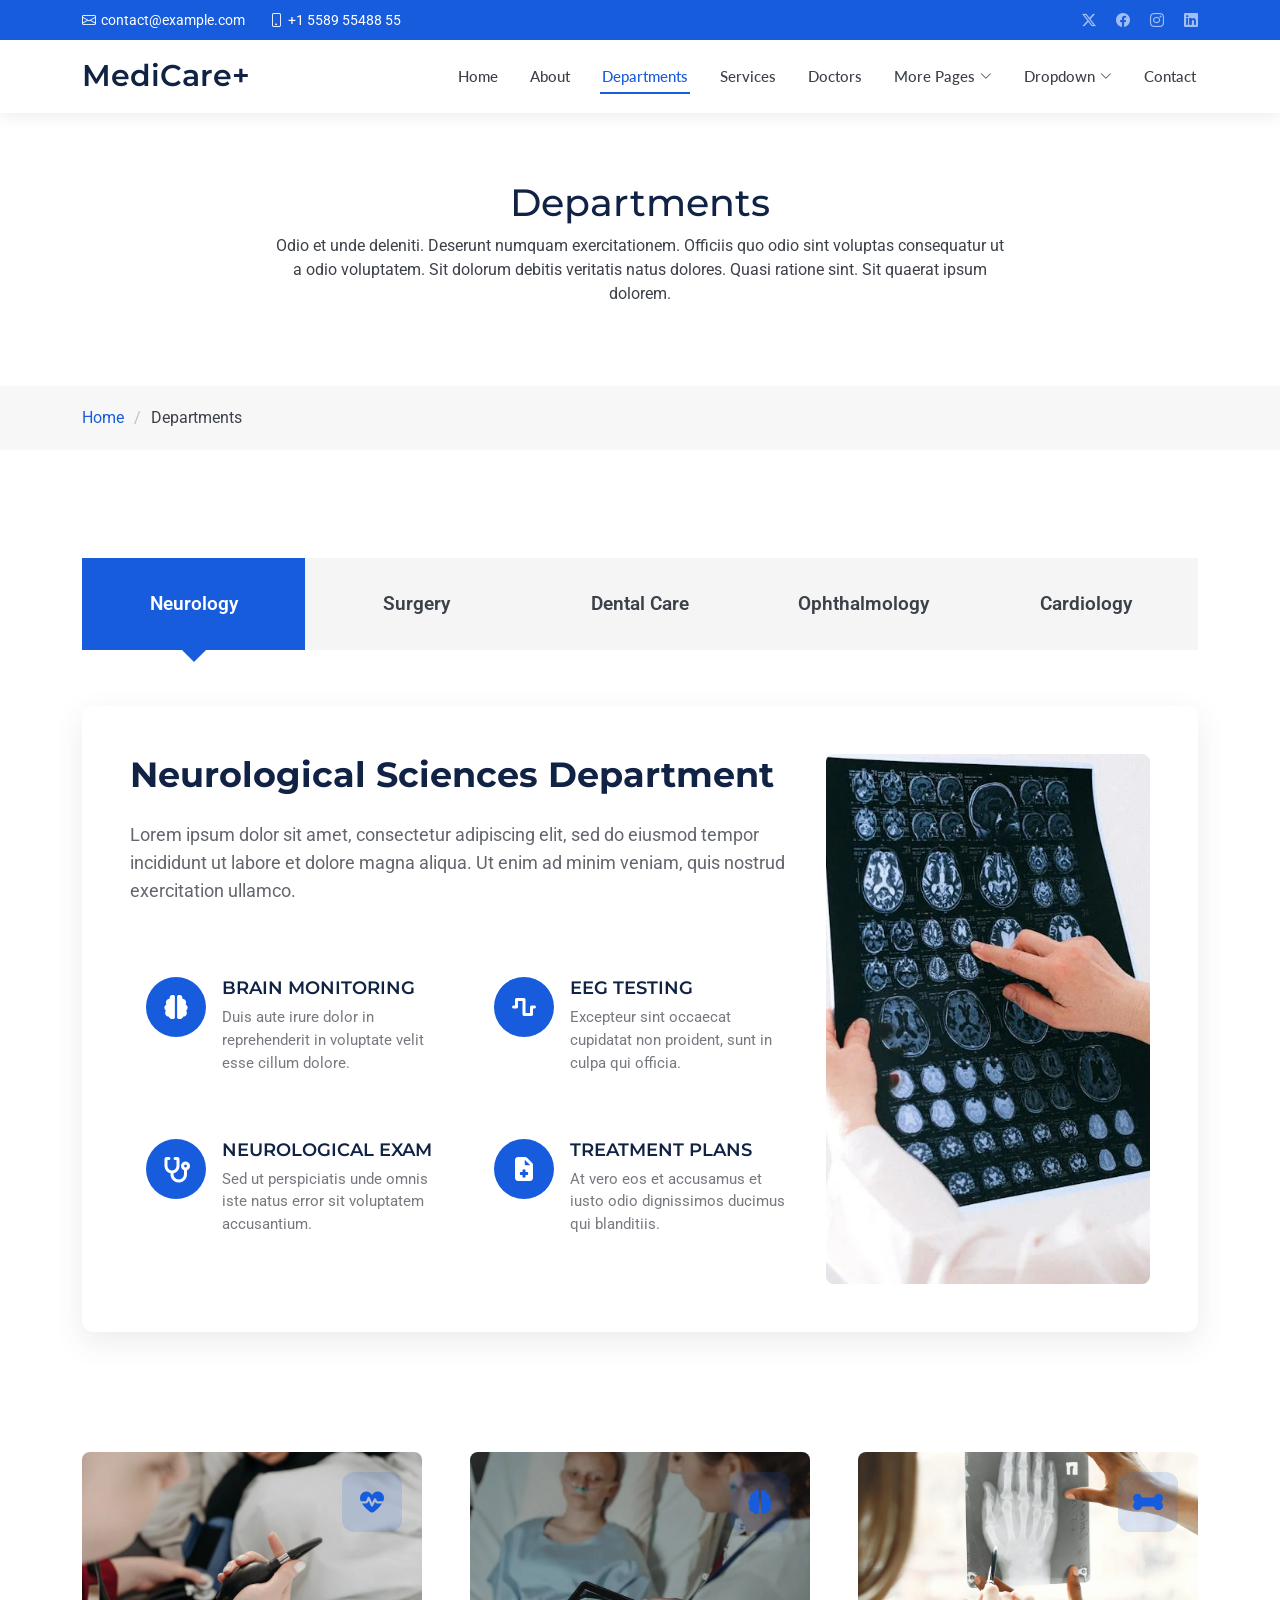
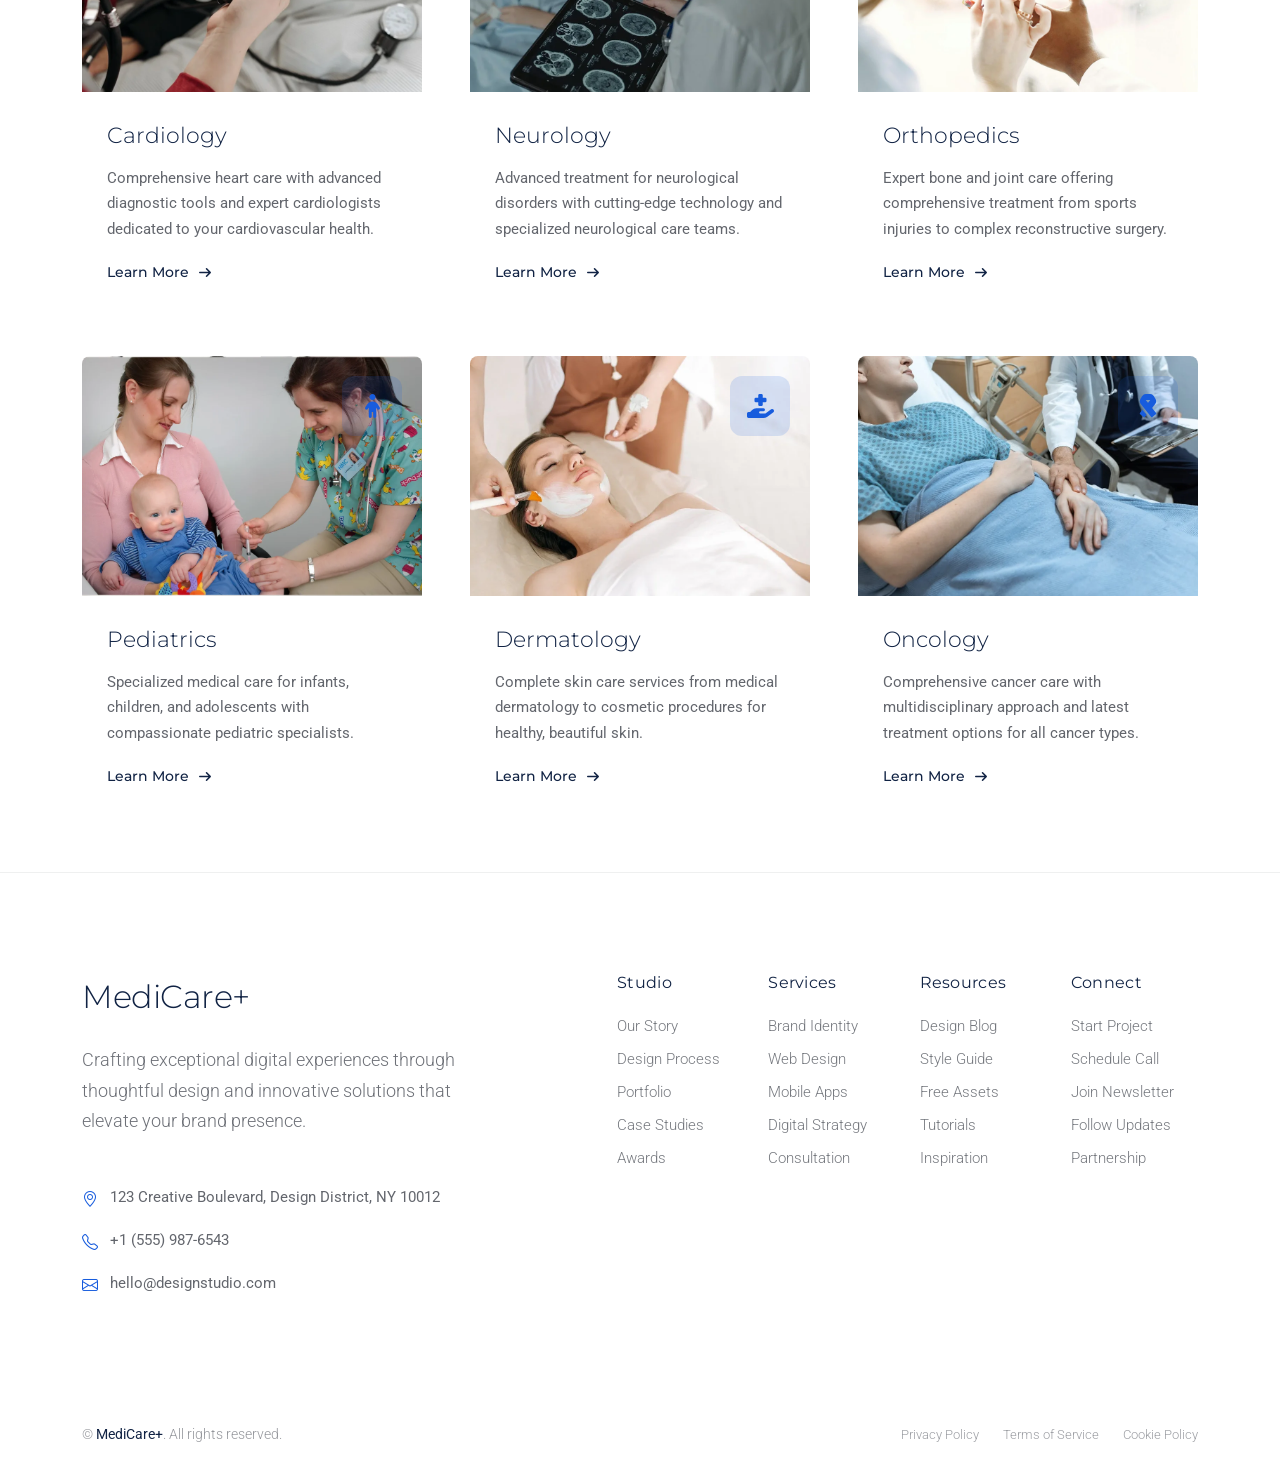
<file: departments.html>
<!DOCTYPE html>
<html lang="en">

<head>
  <meta charset="utf-8">
  <meta content="width=device-width, initial-scale=1.0" name="viewport">
  <title>Departments - MediCare+ Bootstrap Template</title>
  <meta name="description" content="">
  <meta name="keywords" content="">

  <!-- Favicons -->
  <link href="assets/img/favicon.png" rel="icon">
  <link href="assets/img/apple-touch-icon.png" rel="apple-touch-icon">

  <!-- Fonts -->
  <link href="https://fonts.googleapis.com" rel="preconnect">
  <link href="https://fonts.gstatic.com" rel="preconnect" crossorigin>
  <link
    href="https://fonts.googleapis.com/css2?family=Roboto:ital,wght@0,100;0,300;0,400;0,500;0,700;0,900;1,100;1,300;1,400;1,500;1,700;1,900&family=Montserrat:ital,wght@0,100;0,200;0,300;0,400;0,500;0,600;0,700;0,800;0,900;1,100;1,200;1,300;1,400;1,500;1,600;1,700;1,800;1,900&family=Lato:ital,wght@0,100;0,300;0,400;0,700;0,900;1,100;1,300;1,400;1,700;1,900&display=swap"
    rel="stylesheet">

  <!-- Vendor CSS Files -->
  <link href="assets/vendor/bootstrap/css/bootstrap.min.css" rel="stylesheet">
  <link href="assets/vendor/bootstrap-icons/bootstrap-icons.css" rel="stylesheet">
  <link href="assets/vendor/aos/aos.css" rel="stylesheet">
  <link href="assets/vendor/glightbox/css/glightbox.min.css" rel="stylesheet">
  <link href="assets/vendor/fontawesome-free/css/all.min.css" rel="stylesheet">
  <link href="assets/vendor/swiper/swiper-bundle.min.css" rel="stylesheet">

  <!-- Main CSS File -->
  <link href="assets/css/main.css" rel="stylesheet">

  <!-- =======================================================
  * Template Name: MediCare+
  * Template URL: https://bootstrapmade.com/MediCare+-bootstrap-template/
  * Updated: Jul 23 2025 with Bootstrap v5.3.7
  * Author: BootstrapMade.com
  * License: https://bootstrapmade.com/license/
  ======================================================== -->
</head>

<body class="departments-page">

  <header id="header" class="header fixed-top">

    <div class="topbar d-flex align-items-center dark-background">
      <div class="container d-flex justify-content-center justify-content-md-between">
        <div class="contact-info d-flex align-items-center">
          <i class="bi bi-envelope d-flex align-items-center"><a
              href="mailto:contact@example.com">contact@example.com</a></i>
          <i class="bi bi-phone d-flex align-items-center ms-4"><span>+1 5589 55488 55</span></i>
        </div>
        <div class="social-links d-none d-md-flex align-items-center">
          <a href="#!" class="twitter"><i class="bi bi-twitter-x"></i></a>
          <a href="#!" class="facebook"><i class="bi bi-facebook"></i></a>
          <a href="#!" class="instagram"><i class="bi bi-instagram"></i></a>
          <a href="#!" class="linkedin"><i class="bi bi-linkedin"></i></a>
        </div>
      </div>
    </div><!-- End Top Bar -->

    <div class="branding d-flex align-items-cente">

      <div class="container position-relative d-flex align-items-center justify-content-between">
        <a href="index.html" class="logo d-flex align-items-center">
          <!-- Uncomment the line below if you also wish to use an image logo -->
          <!-- <img src="assets/img/logo.webp" alt=""> -->
          <h1 class="sitename">MediCare+</h1>
        </a>

        <nav id="navmenu" class="navmenu">
          <ul>
            <li><a href="index.html">Home</a></li>
            <li><a href="about.html">About</a></li>
            <li><a href="departments.html" class="active">Departments</a></li>
            <li><a href="services.html">Services</a></li>
            <li><a href="doctors.html">Doctors</a></li>
            <li class="dropdown"><a href="#"><span>More Pages</span> <i
                  class="bi bi-chevron-down toggle-dropdown"></i></a>
              <ul>
                <li><a href="department-details.html">Department Details</a></li>
                <li><a href="service-details.html">Service Details</a></li>
                <li><a href="appointment.html">Appointment</a></li>
                <li><a href="testimonials.html">Testimonials</a></li>
                <li><a href="faq.html">Frequently Asked Questions</a></li>
                <li><a href="gallery.html">Gallery</a></li>
                <li><a href="terms.html">Terms</a></li>
                <li><a href="privacy.html">Privacy</a></li>
                <li><a href="404.html">404</a></li>
              </ul>
            </li>
            <li class="dropdown"><a href="#"><span>Dropdown</span> <i
                  class="bi bi-chevron-down toggle-dropdown"></i></a>
              <ul>
                <li><a href="#">Dropdown 1</a></li>
                <li class="dropdown"><a href="#"><span>Deep Dropdown</span> <i
                      class="bi bi-chevron-down toggle-dropdown"></i></a>
                  <ul>
                    <li><a href="#">Deep Dropdown 1</a></li>
                    <li><a href="#">Deep Dropdown 2</a></li>
                    <li><a href="#">Deep Dropdown 3</a></li>
                    <li><a href="#">Deep Dropdown 4</a></li>
                    <li><a href="#">Deep Dropdown 5</a></li>
                  </ul>
                </li>
                <li><a href="#">Dropdown 2</a></li>
                <li><a href="#">Dropdown 3</a></li>
                <li><a href="#">Dropdown 4</a></li>
              </ul>
            </li>
            <li><a href="contact.html">Contact</a></li>
          </ul>
          <i class="mobile-nav-toggle d-xl-none bi bi-list"></i>
        </nav>

      </div>

    </div>

  </header>

  <main class="main">

    <!-- Page Title -->
    <div class="page-title">
      <div class="heading">
        <div class="container">
          <div class="row d-flex justify-content-center text-center">
            <div class="col-lg-8">
              <h1 class="heading-title">Departments</h1>
              <p class="mb-0">
                Odio et unde deleniti. Deserunt numquam exercitationem. Officiis quo
                odio sint voluptas consequatur ut a odio voluptatem. Sit dolorum
                debitis veritatis natus dolores. Quasi ratione sint. Sit quaerat
                ipsum dolorem.
              </p>
            </div>
          </div>
        </div>
      </div>
      <nav class="breadcrumbs">
        <div class="container">
          <ol>
            <li><a href="index.html">Home</a></li>
            <li class="current">Departments</li>
          </ol>
        </div>
      </nav>
    </div><!-- End Page Title -->

    <!-- Departments Tabs Section -->
    <section id="departments-tabs" class="departments-tabs section">

      <div class="container" data-aos="fade-up" data-aos-delay="100">

        <div class="medical-specialties">
          <div class="row">
            <div class="col-12">
              <div class="specialty-navigation">
                <div class="nav nav-pills d-flex" id="specialty-tabs" role="tablist" data-aos="fade-up"
                  data-aos-delay="400">
                  <a class="nav-link department-tab active" id="neurology-tab" data-bs-toggle="pill"
                    href="#departments-tabs-neurology" role="tab" aria-controls="departments-tabs-neurology"
                    aria-selected="true" data-aos="fade-up" data-aos-delay="100">Neurology</a>
                  <a class="nav-link department-tab" id="surgery-tab" data-bs-toggle="pill"
                    href="#departments-tabs-surgery" role="tab" aria-controls="departments-tabs-surgery"
                    aria-selected="false" data-aos="fade-up" data-aos-delay="150">Surgery</a>
                  <a class="nav-link department-tab" id="dental-tab" data-bs-toggle="pill"
                    href="#departments-tabs-dental" role="tab" aria-controls="departments-tabs-dental"
                    aria-selected="false" data-aos="fade-up" data-aos-delay="200">Dental Care</a>
                  <a class="nav-link department-tab" id="ophthalmology-tab" data-bs-toggle="pill"
                    href="#departments-tabs-ophthalmology" role="tab" aria-controls="departments-tabs-ophthalmology"
                    aria-selected="false" data-aos="fade-up" data-aos-delay="250">Ophthalmology</a>
                  <a class="nav-link department-tab" id="cardiology-tab" data-bs-toggle="pill"
                    href="#departments-tabs-cardiology" role="tab" aria-controls="departments-tabs-cardiology"
                    aria-selected="false" data-aos="fade-up" data-aos-delay="300">Cardiology</a>
                </div>
              </div>
            </div>

            <div class="col-12">
              <div class="tab-content department-content" id="specialty-content" data-aos="fade-up"
                data-aos-delay="500">

                <div class="tab-pane fade show active" id="departments-tabs-neurology" role="tabpanel"
                  aria-labelledby="neurology-tab">
                  <div class="row department-layout">
                    <div class="col-lg-4 order-lg-2">
                      <div class="department-image">
                        <img src="assets/img/health/neurology-3.webp" alt="Neurology Department" class="img-fluid">
                      </div>
                    </div>
                    <div class="col-lg-8 order-lg-1">
                      <div class="department-info">
                        <h2 class="department-title">Neurological Sciences Department</h2>
                        <p class="department-description">Lorem ipsum dolor sit amet, consectetur adipiscing elit, sed
                          do eiusmod tempor incididunt ut labore et dolore magna aliqua. Ut enim ad minim veniam, quis
                          nostrud exercitation ullamco.</p>

                        <div class="row mt-4">
                          <div class="col-md-6">
                            <div class="service-item">
                              <div class="service-icon">
                                <i class="fas fa-brain"></i>
                              </div>
                              <div class="service-content">
                                <h4>Brain Monitoring</h4>
                                <p>Duis aute irure dolor in reprehenderit in voluptate velit esse cillum dolore.</p>
                              </div>
                            </div>
                          </div>
                          <div class="col-md-6">
                            <div class="service-item">
                              <div class="service-icon">
                                <i class="fas fa-wave-square"></i>
                              </div>
                              <div class="service-content">
                                <h4>EEG Testing</h4>
                                <p>Excepteur sint occaecat cupidatat non proident, sunt in culpa qui officia.</p>
                              </div>
                            </div>
                          </div>
                          <div class="col-md-6">
                            <div class="service-item">
                              <div class="service-icon">
                                <i class="fas fa-stethoscope"></i>
                              </div>
                              <div class="service-content">
                                <h4>Neurological Exam</h4>
                                <p>Sed ut perspiciatis unde omnis iste natus error sit voluptatem accusantium.</p>
                              </div>
                            </div>
                          </div>
                          <div class="col-md-6">
                            <div class="service-item">
                              <div class="service-icon">
                                <i class="fas fa-file-medical"></i>
                              </div>
                              <div class="service-content">
                                <h4>Treatment Plans</h4>
                                <p>At vero eos et accusamus et iusto odio dignissimos ducimus qui blanditiis.</p>
                              </div>
                            </div>
                          </div>
                        </div>
                      </div>
                    </div>
                  </div>
                </div><!-- End Neurology Tab -->

                <div class="tab-pane fade" id="departments-tabs-surgery" role="tabpanel" aria-labelledby="surgery-tab">
                  <div class="row department-layout">
                    <div class="col-lg-4 order-lg-2">
                      <div class="department-image">
                        <img src="assets/img/health/surgery-2.webp" alt="Surgery Department" class="img-fluid">
                      </div>
                    </div>
                    <div class="col-lg-8 order-lg-1">
                      <div class="department-info">
                        <h2 class="department-title">Surgical Services Department</h2>
                        <p class="department-description">Nemo enim ipsam voluptatem quia voluptas sit aspernatur aut
                          odit aut fugit, sed quia consequuntur magni dolores eos qui ratione voluptatem sequi nesciunt.
                        </p>

                        <div class="row mt-4">
                          <div class="col-md-6">
                            <div class="service-item">
                              <div class="service-icon">
                                <i class="fas fa-cut"></i>
                              </div>
                              <div class="service-content">
                                <h4>Minimally Invasive</h4>
                                <p>Neque porro quisquam est, qui dolorem ipsum quia dolor sit amet.</p>
                              </div>
                            </div>
                          </div>
                          <div class="col-md-6">
                            <div class="service-item">
                              <div class="service-icon">
                                <i class="fas fa-tools"></i>
                              </div>
                              <div class="service-content">
                                <h4>Advanced Procedures</h4>
                                <p>Consectetur, adipisci velit, sed quia non numquam eius modi tempora.</p>
                              </div>
                            </div>
                          </div>
                          <div class="col-md-6">
                            <div class="service-item">
                              <div class="service-icon">
                                <i class="fas fa-shield-alt"></i>
                              </div>
                              <div class="service-content">
                                <h4>Safe Operations</h4>
                                <p>Incidunt ut labore et dolore magnam aliquam quaerat voluptatem.</p>
                              </div>
                            </div>
                          </div>
                          <div class="col-md-6">
                            <div class="service-item">
                              <div class="service-icon">
                                <i class="fas fa-clock"></i>
                              </div>
                              <div class="service-content">
                                <h4>Recovery Support</h4>
                                <p>Ut enim ad minima veniam, quis nostrum exercitationem ullam corporis.</p>
                              </div>
                            </div>
                          </div>
                        </div>
                      </div>
                    </div>
                  </div>
                </div><!-- End Surgery Tab -->

                <div class="tab-pane fade" id="departments-tabs-dental" role="tabpanel" aria-labelledby="dental-tab">
                  <div class="row department-layout">
                    <div class="col-lg-4 order-lg-2">
                      <div class="department-image">
                        <img src="assets/img/health/dermatology-1.webp" alt="Dental Care Department" class="img-fluid">
                      </div>
                    </div>
                    <div class="col-lg-8 order-lg-1">
                      <div class="department-info">
                        <h2 class="department-title">Dental Care Department</h2>
                        <p class="department-description">Suscipit laboriosam, nisi ut aliquid ex ea commodi
                          consequatur. Quis autem vel eum iure reprehenderit qui in ea voluptate velit esse quam nihil
                          molestiae.</p>

                        <div class="row mt-4">
                          <div class="col-md-6">
                            <div class="service-item">
                              <div class="service-icon">
                                <i class="far fa-smile"></i>
                              </div>
                              <div class="service-content">
                                <h4>Oral Health</h4>
                                <p>Consequatur aut perferendis doloribus asperiores repellat tempore.</p>
                              </div>
                            </div>
                          </div>
                          <div class="col-md-6">
                            <div class="service-item">
                              <div class="service-icon">
                                <i class="fas fa-tooth"></i>
                              </div>
                              <div class="service-content">
                                <h4>Teeth Cleaning</h4>
                                <p>Et harum quidem rerum facilis est et expedita distinctio nam libero.</p>
                              </div>
                            </div>
                          </div>
                          <div class="col-md-6">
                            <div class="service-item">
                              <div class="service-icon">
                                <i class="fas fa-star"></i>
                              </div>
                              <div class="service-content">
                                <h4>Cosmetic Dentistry</h4>
                                <p>Tempore cum soluta nobis est eligendi optio cumque nihil impedit quo minus.</p>
                              </div>
                            </div>
                          </div>
                          <div class="col-md-6">
                            <div class="service-item">
                              <div class="service-icon">
                                <i class="fas fa-cog"></i>
                              </div>
                              <div class="service-content">
                                <h4>Orthodontics</h4>
                                <p>Id quod maxime placeat facere possimus, omnis voluptas assumenda est.</p>
                              </div>
                            </div>
                          </div>
                        </div>
                      </div>
                    </div>
                  </div>
                </div><!-- End Dental Tab -->

                <div class="tab-pane fade" id="departments-tabs-ophthalmology" role="tabpanel"
                  aria-labelledby="ophthalmology-tab">
                  <div class="row department-layout">
                    <div class="col-lg-4 order-lg-2">
                      <div class="department-image">
                        <img src="assets/img/health/pediatrics-4.webp" alt="Ophthalmology Department" class="img-fluid">
                      </div>
                    </div>
                    <div class="col-lg-8 order-lg-1">
                      <div class="department-info">
                        <h2 class="department-title">Ophthalmology Department</h2>
                        <p class="department-description">Omnis dolor repellendus temporibus autem quibusdam et aut
                          officiis debitis aut rerum necessitatibus saepe eveniet ut et voluptates repudiandae.</p>

                        <div class="row mt-4">
                          <div class="col-md-6">
                            <div class="service-item">
                              <div class="service-icon">
                                <i class="fas fa-eye"></i>
                              </div>
                              <div class="service-content">
                                <h4>Vision Testing</h4>
                                <p>Sint et voluptatum sint quia dolor sit amet consectetur adipiscing elit.</p>
                              </div>
                            </div>
                          </div>
                          <div class="col-md-6">
                            <div class="service-item">
                              <div class="service-icon">
                                <i class="fas fa-camera"></i>
                              </div>
                              <div class="service-content">
                                <h4>Retinal Imaging</h4>
                                <p>Sed do eiusmod tempor incididunt ut labore et dolore magna aliqua ut.</p>
                              </div>
                            </div>
                          </div>
                          <div class="col-md-6">
                            <div class="service-item">
                              <div class="service-icon">
                                <i class="fas fa-bolt"></i>
                              </div>
                              <div class="service-content">
                                <h4>Laser Surgery</h4>
                                <p>Enim ad minim veniam quis nostrud exercitation ullamco laboris nisi.</p>
                              </div>
                            </div>
                          </div>
                          <div class="col-md-6">
                            <div class="service-item">
                              <div class="service-icon">
                                <i class="fas fa-prescription-bottle"></i>
                              </div>
                              <div class="service-content">
                                <h4>Eye Care Plans</h4>
                                <p>Ut aliquip ex ea commodo consequat duis aute irure dolor in reprehenderit.</p>
                              </div>
                            </div>
                          </div>
                        </div>
                      </div>
                    </div>
                  </div>
                </div><!-- End Ophthalmology Tab -->

                <div class="tab-pane fade" id="departments-tabs-cardiology" role="tabpanel"
                  aria-labelledby="cardiology-tab">
                  <div class="row department-layout">
                    <div class="col-lg-4 order-lg-2">
                      <div class="department-image">
                        <img src="assets/img/health/cardiology-3.webp" alt="Cardiology Department" class="img-fluid">
                      </div>
                    </div>
                    <div class="col-lg-8 order-lg-1">
                      <div class="department-info">
                        <h2 class="department-title">Cardiology Department</h2>
                        <p class="department-description">In voluptate velit esse cillum dolore eu fugiat nulla pariatur
                          excepteur sint occaecat cupidatat non proident sunt in culpa qui officia deserunt.</p>

                        <div class="row mt-4">
                          <div class="col-md-6">
                            <div class="service-item">
                              <div class="service-icon">
                                <i class="fas fa-heartbeat"></i>
                              </div>
                              <div class="service-content">
                                <h4>Heart Monitoring</h4>
                                <p>Mollit anim id est laborum sed ut perspiciatis unde omnis iste natus error.</p>
                              </div>
                            </div>
                          </div>
                          <div class="col-md-6">
                            <div class="service-item">
                              <div class="service-icon">
                                <i class="fas fa-chart-line"></i>
                              </div>
                              <div class="service-content">
                                <h4>ECG Analysis</h4>
                                <p>Sit voluptatem accusantium doloremque laudantium totam rem aperiam.</p>
                              </div>
                            </div>
                          </div>
                          <div class="col-md-6">
                            <div class="service-item">
                              <div class="service-icon">
                                <i class="fas fa-tint"></i>
                              </div>
                              <div class="service-content">
                                <h4>Blood Tests</h4>
                                <p>Eaque ipsa quae ab illo inventore veritatis et quasi architecto beatae.</p>
                              </div>
                            </div>
                          </div>
                          <div class="col-md-6">
                            <div class="service-item">
                              <div class="service-icon">
                                <i class="fas fa-shield-heart"></i>
                              </div>
                              <div class="service-content">
                                <h4>Preventive Care</h4>
                                <p>Vitae dicta sunt explicabo nemo enim ipsam voluptatem quia voluptas sit.</p>
                              </div>
                            </div>
                          </div>
                        </div>
                      </div>
                    </div>
                  </div>
                </div><!-- End Cardiology Tab -->

              </div>
            </div>
          </div>
        </div>

      </div>

    </section><!-- /Departments Tabs Section -->

    <!-- Departments Section -->
    <section id="departments" class="departments section">

      <div class="container" data-aos="fade-up" data-aos-delay="100">

        <div class="row g-5">

          <div class="col-lg-4 col-md-6" data-aos="fade-up" data-aos-delay="100">
            <div class="department-card">
              <div class="department-icon">
                <i class="fas fa-heartbeat"></i>
              </div>
              <div class="department-image">
                <img src="assets/img/health/cardiology-3.webp" alt="Cardiology Department" class="img-fluid">
              </div>
              <div class="department-content">
                <h3>Cardiology</h3>
                <p>Comprehensive heart care with advanced diagnostic tools and expert cardiologists dedicated to your
                  cardiovascular health.</p>
                <a href="#!" class="learn-more">
                  <span>Learn More</span>
                  <i class="fas fa-arrow-right"></i>
                </a>
              </div>
            </div>
          </div><!-- End Department Card -->

          <div class="col-lg-4 col-md-6" data-aos="fade-up" data-aos-delay="200">
            <div class="department-card">
              <div class="department-icon">
                <i class="fas fa-brain"></i>
              </div>
              <div class="department-image">
                <img src="assets/img/health/neurology-2.webp" alt="Neurology Department" class="img-fluid">
              </div>
              <div class="department-content">
                <h3>Neurology</h3>
                <p>Advanced treatment for neurological disorders with cutting-edge technology and specialized
                  neurological care teams.</p>
                <a href="#!" class="learn-more">
                  <span>Learn More</span>
                  <i class="fas fa-arrow-right"></i>
                </a>
              </div>
            </div>
          </div><!-- End Department Card -->

          <div class="col-lg-4 col-md-6" data-aos="fade-up" data-aos-delay="300">
            <div class="department-card">
              <div class="department-icon">
                <i class="fas fa-bone"></i>
              </div>
              <div class="department-image">
                <img src="assets/img/health/orthopedics-4.webp" alt="Orthopedics Department" class="img-fluid">
              </div>
              <div class="department-content">
                <h3>Orthopedics</h3>
                <p>Expert bone and joint care offering comprehensive treatment from sports injuries to complex
                  reconstructive surgery.</p>
                <a href="#!" class="learn-more">
                  <span>Learn More</span>
                  <i class="fas fa-arrow-right"></i>
                </a>
              </div>
            </div>
          </div><!-- End Department Card -->

          <div class="col-lg-4 col-md-6" data-aos="fade-up" data-aos-delay="100">
            <div class="department-card">
              <div class="department-icon">
                <i class="fas fa-child"></i>
              </div>
              <div class="department-image">
                <img src="assets/img/health/pediatrics-3.webp" alt="Pediatrics Department" class="img-fluid">
              </div>
              <div class="department-content">
                <h3>Pediatrics</h3>
                <p>Specialized medical care for infants, children, and adolescents with compassionate pediatric
                  specialists.</p>
                <a href="#!" class="learn-more">
                  <span>Learn More</span>
                  <i class="fas fa-arrow-right"></i>
                </a>
              </div>
            </div>
          </div><!-- End Department Card -->

          <div class="col-lg-4 col-md-6" data-aos="fade-up" data-aos-delay="200">
            <div class="department-card">
              <div class="department-icon">
                <i class="fas fa-hand-holding-medical"></i>
              </div>
              <div class="department-image">
                <img src="assets/img/health/dermatology-4.webp" alt="Dermatology Department" class="img-fluid">
              </div>
              <div class="department-content">
                <h3>Dermatology</h3>
                <p>Complete skin care services from medical dermatology to cosmetic procedures for healthy, beautiful
                  skin.</p>
                <a href="#!" class="learn-more">
                  <span>Learn More</span>
                  <i class="fas fa-arrow-right"></i>
                </a>
              </div>
            </div>
          </div><!-- End Department Card -->

          <div class="col-lg-4 col-md-6" data-aos="fade-up" data-aos-delay="300">
            <div class="department-card">
              <div class="department-icon">
                <i class="fas fa-ribbon"></i>
              </div>
              <div class="department-image">
                <img src="assets/img/health/oncology-2.webp" alt="Oncology Department" class="img-fluid">
              </div>
              <div class="department-content">
                <h3>Oncology</h3>
                <p>Comprehensive cancer care with multidisciplinary approach and latest treatment options for all cancer
                  types.</p>
                <a href="#!" class="learn-more">
                  <span>Learn More</span>
                  <i class="fas fa-arrow-right"></i>
                </a>
              </div>
            </div>
          </div><!-- End Department Card -->

        </div>

      </div>

    </section><!-- /Departments Section -->

  </main>

  <footer id="footer" class="footer-16 footer position-relative">

    <div class="container">

      <div class="footer-main" data-aos="fade-up" data-aos-delay="100">
        <div class="row align-items-start">

          <div class="col-lg-5">
            <div class="brand-section">
              <a href="index.html" class="logo d-flex align-items-center mb-4">
                <span class="sitename">MediCare+</span>
              </a>
              <p class="brand-description">Crafting exceptional digital experiences through thoughtful design and
                innovative solutions that elevate your brand presence.</p>

              <div class="contact-info mt-5">
                <div class="contact-item">
                  <i class="bi bi-geo-alt"></i>
                  <span>123 Creative Boulevard, Design District, NY 10012</span>
                </div>
                <div class="contact-item">
                  <i class="bi bi-telephone"></i>
                  <span>+1 (555) 987-6543</span>
                </div>
                <div class="contact-item">
                  <i class="bi bi-envelope"></i>
                  <span>hello@designstudio.com</span>
                </div>
              </div>
            </div>
          </div>

          <div class="col-lg-7">
            <div class="footer-nav-wrapper">
              <div class="row">

                <div class="col-6 col-lg-3">
                  <div class="nav-column">
                    <h6>Studio</h6>
                    <nav class="footer-nav">
                      <a href="#!">Our Story</a>
                      <a href="#!">Design Process</a>
                      <a href="#!">Portfolio</a>
                      <a href="#!">Case Studies</a>
                      <a href="#!">Awards</a>
                    </nav>
                  </div>
                </div>

                <div class="col-6 col-lg-3">
                  <div class="nav-column">
                    <h6>Services</h6>
                    <nav class="footer-nav">
                      <a href="#!">Brand Identity</a>
                      <a href="#!">Web Design</a>
                      <a href="#!">Mobile Apps</a>
                      <a href="#!">Digital Strategy</a>
                      <a href="#!">Consultation</a>
                    </nav>
                  </div>
                </div>

                <div class="col-6 col-lg-3">
                  <div class="nav-column">
                    <h6>Resources</h6>
                    <nav class="footer-nav">
                      <a href="#!">Design Blog</a>
                      <a href="#!">Style Guide</a>
                      <a href="#!">Free Assets</a>
                      <a href="#!">Tutorials</a>
                      <a href="#!">Inspiration</a>
                    </nav>
                  </div>
                </div>

                <div class="col-6 col-lg-3">
                  <div class="nav-column">
                    <h6>Connect</h6>
                    <nav class="footer-nav">
                      <a href="#!">Start Project</a>
                      <a href="#!">Schedule Call</a>
                      <a href="#!">Join Newsletter</a>
                      <a href="#!">Follow Updates</a>
                      <a href="#!">Partnership</a>
                    </nav>
                  </div>
                </div>

              </div>
            </div>
          </div>

        </div>
      </div>

    </div>

    <div class="footer-bottom">
      <div class="container">
        <div class="bottom-content" data-aos="fade-up" data-aos-delay="300">
          <div class="row align-items-center">

            <div class="col-lg-6">
              <div class="copyright">
                <p>© <span class="sitename">MediCare+</span>. All rights reserved.</p>
              </div>
            </div>

            <div class="col-lg-6">
              <div class="legal-links">
                <a href="#!">Privacy Policy</a>
                <a href="#!">Terms of Service</a>
                <a href="#!">Cookie Policy</a>
              </div>
            </div>

          </div>
        </div>
      </div>
    </div>

  </footer>

  <!-- Scroll Top -->
  <a href="#!" id="scroll-top" class="scroll-top d-flex align-items-center justify-content-center"><i
      class="bi bi-arrow-up-short"></i></a>

  <!-- Preloader -->
  <div id="preloader"></div>

  <!-- Vendor JS Files -->
  <script src="assets/vendor/bootstrap/js/bootstrap.bundle.min.js"></script>
  <script src="assets/vendor/php-email-form/validate.js"></script>
  <script src="assets/vendor/aos/aos.js"></script>
  <script src="assets/vendor/glightbox/js/glightbox.min.js"></script>
  <script src="assets/vendor/purecounter/purecounter_vanilla.js"></script>
  <script src="assets/vendor/swiper/swiper-bundle.min.js"></script>

  <!-- Main JS File -->
  <script src="assets/js/main.js"></script>

</body>

</html>
</file>
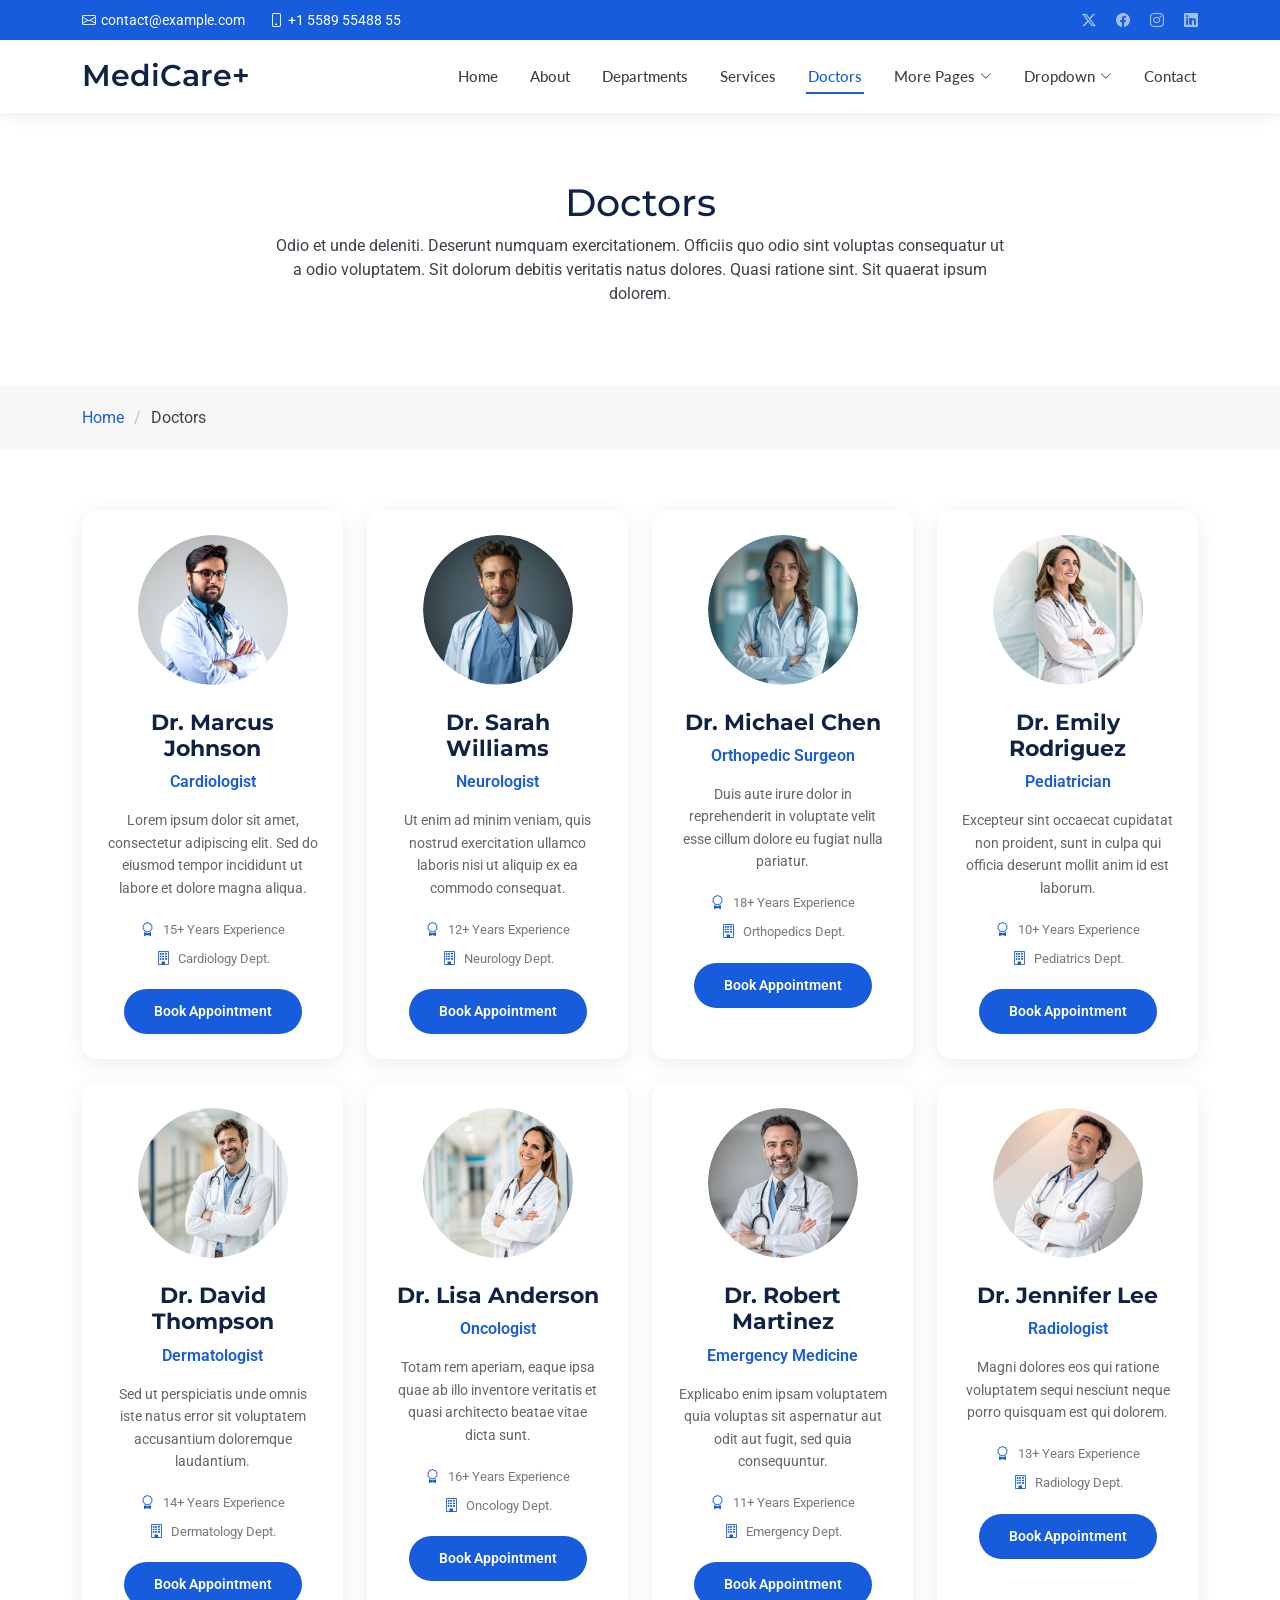
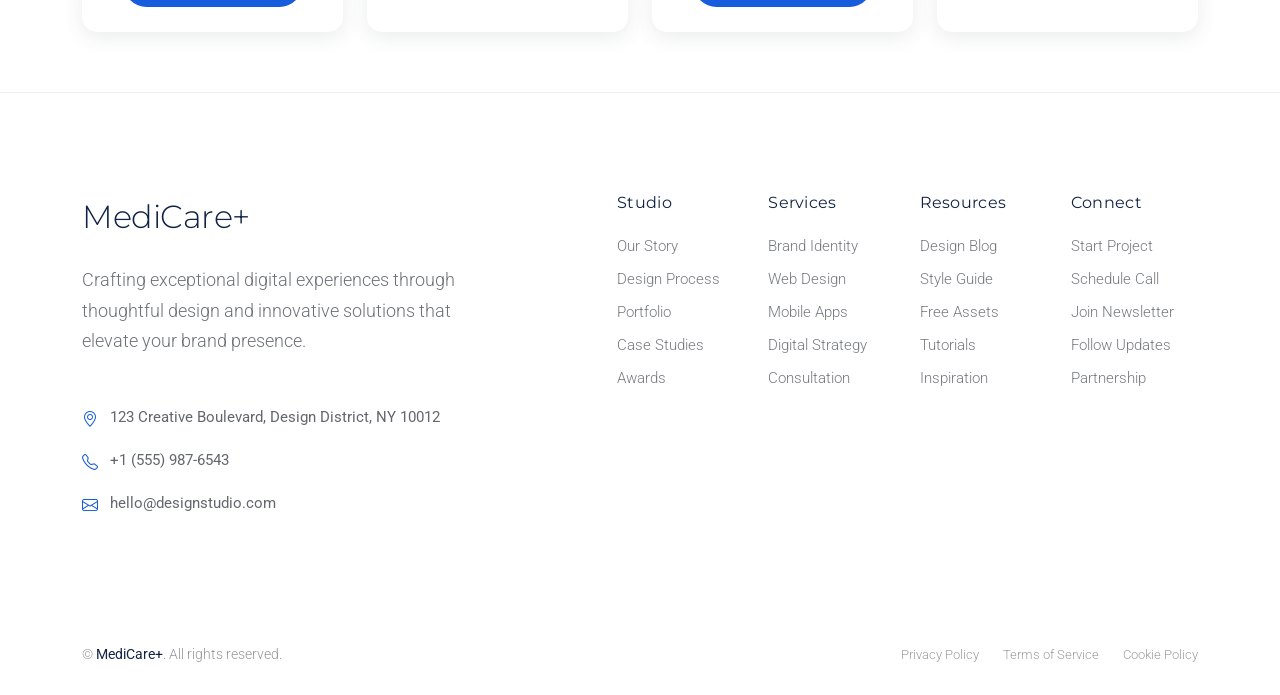
<file: doctors.html>
<!DOCTYPE html>
<html lang="en">

<head>
  <meta charset="utf-8">
  <meta content="width=device-width, initial-scale=1.0" name="viewport">
  <title>Doctors - MediCare+ Bootstrap Template</title>
  <meta name="description" content="">
  <meta name="keywords" content="">

  <!-- Favicons -->
  <link href="assets/img/favicon.png" rel="icon">
  <link href="assets/img/apple-touch-icon.png" rel="apple-touch-icon">

  <!-- Fonts -->
  <link href="https://fonts.googleapis.com" rel="preconnect">
  <link href="https://fonts.gstatic.com" rel="preconnect" crossorigin>
  <link
    href="https://fonts.googleapis.com/css2?family=Roboto:ital,wght@0,100;0,300;0,400;0,500;0,700;0,900;1,100;1,300;1,400;1,500;1,700;1,900&family=Montserrat:ital,wght@0,100;0,200;0,300;0,400;0,500;0,600;0,700;0,800;0,900;1,100;1,200;1,300;1,400;1,500;1,600;1,700;1,800;1,900&family=Lato:ital,wght@0,100;0,300;0,400;0,700;0,900;1,100;1,300;1,400;1,700;1,900&display=swap"
    rel="stylesheet">

  <!-- Vendor CSS Files -->
  <link href="assets/vendor/bootstrap/css/bootstrap.min.css" rel="stylesheet">
  <link href="assets/vendor/bootstrap-icons/bootstrap-icons.css" rel="stylesheet">
  <link href="assets/vendor/aos/aos.css" rel="stylesheet">
  <link href="assets/vendor/glightbox/css/glightbox.min.css" rel="stylesheet">
  <link href="assets/vendor/fontawesome-free/css/all.min.css" rel="stylesheet">
  <link href="assets/vendor/swiper/swiper-bundle.min.css" rel="stylesheet">

  <!-- Main CSS File -->
  <link href="assets/css/main.css" rel="stylesheet">

  <!-- =======================================================
  * Template Name: MediCare+
  * Template URL: https://bootstrapmade.com/MediCare+-bootstrap-template/
  * Updated: Jul 23 2025 with Bootstrap v5.3.7
  * Author: BootstrapMade.com
  * License: https://bootstrapmade.com/license/
  ======================================================== -->
</head>

<body class="doctors-page">

  <header id="header" class="header fixed-top">

    <div class="topbar d-flex align-items-center dark-background">
      <div class="container d-flex justify-content-center justify-content-md-between">
        <div class="contact-info d-flex align-items-center">
          <i class="bi bi-envelope d-flex align-items-center"><a
              href="mailto:contact@example.com">contact@example.com</a></i>
          <i class="bi bi-phone d-flex align-items-center ms-4"><span>+1 5589 55488 55</span></i>
        </div>
        <div class="social-links d-none d-md-flex align-items-center">
          <a href="#!" class="twitter"><i class="bi bi-twitter-x"></i></a>
          <a href="#!" class="facebook"><i class="bi bi-facebook"></i></a>
          <a href="#!" class="instagram"><i class="bi bi-instagram"></i></a>
          <a href="#!" class="linkedin"><i class="bi bi-linkedin"></i></a>
        </div>
      </div>
    </div><!-- End Top Bar -->

    <div class="branding d-flex align-items-cente">

      <div class="container position-relative d-flex align-items-center justify-content-between">
        <a href="index.html" class="logo d-flex align-items-center">
          <!-- Uncomment the line below if you also wish to use an image logo -->
          <!-- <img src="assets/img/logo.webp" alt=""> -->
          <h1 class="sitename">MediCare+</h1>
        </a>

        <nav id="navmenu" class="navmenu">
          <ul>
            <li><a href="index.html">Home</a></li>
            <li><a href="about.html">About</a></li>
            <li><a href="departments.html">Departments</a></li>
            <li><a href="services.html">Services</a></li>
            <li><a href="doctors.html" class="active">Doctors</a></li>
            <li class="dropdown"><a href="#"><span>More Pages</span> <i
                  class="bi bi-chevron-down toggle-dropdown"></i></a>
              <ul>
                <li><a href="department-details.html">Department Details</a></li>
                <li><a href="service-details.html">Service Details</a></li>
                <li><a href="appointment.html">Appointment</a></li>
                <li><a href="testimonials.html">Testimonials</a></li>
                <li><a href="faq.html">Frequently Asked Questions</a></li>
                <li><a href="gallery.html">Gallery</a></li>
                <li><a href="terms.html">Terms</a></li>
                <li><a href="privacy.html">Privacy</a></li>
                <li><a href="404.html">404</a></li>
              </ul>
            </li>
            <li class="dropdown"><a href="#"><span>Dropdown</span> <i
                  class="bi bi-chevron-down toggle-dropdown"></i></a>
              <ul>
                <li><a href="#">Dropdown 1</a></li>
                <li class="dropdown"><a href="#"><span>Deep Dropdown</span> <i
                      class="bi bi-chevron-down toggle-dropdown"></i></a>
                  <ul>
                    <li><a href="#">Deep Dropdown 1</a></li>
                    <li><a href="#">Deep Dropdown 2</a></li>
                    <li><a href="#">Deep Dropdown 3</a></li>
                    <li><a href="#">Deep Dropdown 4</a></li>
                    <li><a href="#">Deep Dropdown 5</a></li>
                  </ul>
                </li>
                <li><a href="#">Dropdown 2</a></li>
                <li><a href="#">Dropdown 3</a></li>
                <li><a href="#">Dropdown 4</a></li>
              </ul>
            </li>
            <li><a href="contact.html">Contact</a></li>
          </ul>
          <i class="mobile-nav-toggle d-xl-none bi bi-list"></i>
        </nav>

      </div>

    </div>

  </header>

  <main class="main">

    <!-- Page Title -->
    <div class="page-title">
      <div class="heading">
        <div class="container">
          <div class="row d-flex justify-content-center text-center">
            <div class="col-lg-8">
              <h1 class="heading-title">Doctors</h1>
              <p class="mb-0">
                Odio et unde deleniti. Deserunt numquam exercitationem. Officiis quo
                odio sint voluptas consequatur ut a odio voluptatem. Sit dolorum
                debitis veritatis natus dolores. Quasi ratione sint. Sit quaerat
                ipsum dolorem.
              </p>
            </div>
          </div>
        </div>
      </div>
      <nav class="breadcrumbs">
        <div class="container">
          <ol>
            <li><a href="index.html">Home</a></li>
            <li class="current">Doctors</li>
          </ol>
        </div>
      </nav>
    </div><!-- End Page Title -->

    <!-- Doctors Section -->
    <section id="doctors" class="doctors section">

      <div class="container" data-aos="fade-up" data-aos-delay="100">

        <div class="row gy-4">

          <div class="col-lg-3 col-md-6" data-aos="fade-up" data-aos-delay="100">
            <div class="doctor-card">
              <div class="doctor-image">
                <img src="assets/img/health/staff-1.webp" alt="Dr. Marcus Johnson" class="img-fluid">
                <div class="doctor-overlay">
                  <div class="social-links">
                    <a href="#!"><i class="bi bi-linkedin"></i></a>
                    <a href="#!"><i class="bi bi-envelope"></i></a>
                    <a href="#!"><i class="bi bi-phone"></i></a>
                  </div>
                </div>
              </div>
              <div class="doctor-content">
                <h4>Dr. Marcus Johnson</h4>
                <span class="specialty">Cardiologist</span>
                <p>Lorem ipsum dolor sit amet, consectetur adipiscing elit. Sed do eiusmod tempor incididunt ut labore
                  et dolore magna aliqua.</p>
                <div class="doctor-meta">
                  <div class="experience">
                    <i class="bi bi-award"></i>
                    <span>15+ Years Experience</span>
                  </div>
                  <div class="department">
                    <i class="bi bi-building"></i>
                    <span>Cardiology Dept.</span>
                  </div>
                </div>
                <a href="appointment.html" class="btn-appointment">Book Appointment</a>
              </div>
            </div>
          </div><!-- End Doctor Card -->

          <div class="col-lg-3 col-md-6" data-aos="fade-up" data-aos-delay="200">
            <div class="doctor-card">
              <div class="doctor-image">
                <img src="assets/img/health/staff-2.webp" alt="Dr. Sarah Williams" class="img-fluid">
                <div class="doctor-overlay">
                  <div class="social-links">
                    <a href="#!"><i class="bi bi-linkedin"></i></a>
                    <a href="#!"><i class="bi bi-envelope"></i></a>
                    <a href="#!"><i class="bi bi-phone"></i></a>
                  </div>
                </div>
              </div>
              <div class="doctor-content">
                <h4>Dr. Sarah Williams</h4>
                <span class="specialty">Neurologist</span>
                <p>Ut enim ad minim veniam, quis nostrud exercitation ullamco laboris nisi ut aliquip ex ea commodo
                  consequat.</p>
                <div class="doctor-meta">
                  <div class="experience">
                    <i class="bi bi-award"></i>
                    <span>12+ Years Experience</span>
                  </div>
                  <div class="department">
                    <i class="bi bi-building"></i>
                    <span>Neurology Dept.</span>
                  </div>
                </div>
                <a href="appointment.html" class="btn-appointment">Book Appointment</a>
              </div>
            </div>
          </div><!-- End Doctor Card -->

          <div class="col-lg-3 col-md-6" data-aos="fade-up" data-aos-delay="300">
            <div class="doctor-card">
              <div class="doctor-image">
                <img src="assets/img/health/staff-3.webp" alt="Dr. Michael Chen" class="img-fluid">
                <div class="doctor-overlay">
                  <div class="social-links">
                    <a href="#!"><i class="bi bi-linkedin"></i></a>
                    <a href="#!"><i class="bi bi-envelope"></i></a>
                    <a href="#!"><i class="bi bi-phone"></i></a>
                  </div>
                </div>
              </div>
              <div class="doctor-content">
                <h4>Dr. Michael Chen</h4>
                <span class="specialty">Orthopedic Surgeon</span>
                <p>Duis aute irure dolor in reprehenderit in voluptate velit esse cillum dolore eu fugiat nulla
                  pariatur.</p>
                <div class="doctor-meta">
                  <div class="experience">
                    <i class="bi bi-award"></i>
                    <span>18+ Years Experience</span>
                  </div>
                  <div class="department">
                    <i class="bi bi-building"></i>
                    <span>Orthopedics Dept.</span>
                  </div>
                </div>
                <a href="appointment.html" class="btn-appointment">Book Appointment</a>
              </div>
            </div>
          </div><!-- End Doctor Card -->

          <div class="col-lg-3 col-md-6" data-aos="fade-up" data-aos-delay="400">
            <div class="doctor-card">
              <div class="doctor-image">
                <img src="assets/img/health/staff-4.webp" alt="Dr. Emily Rodriguez" class="img-fluid">
                <div class="doctor-overlay">
                  <div class="social-links">
                    <a href="#!"><i class="bi bi-linkedin"></i></a>
                    <a href="#!"><i class="bi bi-envelope"></i></a>
                    <a href="#!"><i class="bi bi-phone"></i></a>
                  </div>
                </div>
              </div>
              <div class="doctor-content">
                <h4>Dr. Emily Rodriguez</h4>
                <span class="specialty">Pediatrician</span>
                <p>Excepteur sint occaecat cupidatat non proident, sunt in culpa qui officia deserunt mollit anim id est
                  laborum.</p>
                <div class="doctor-meta">
                  <div class="experience">
                    <i class="bi bi-award"></i>
                    <span>10+ Years Experience</span>
                  </div>
                  <div class="department">
                    <i class="bi bi-building"></i>
                    <span>Pediatrics Dept.</span>
                  </div>
                </div>
                <a href="appointment.html" class="btn-appointment">Book Appointment</a>
              </div>
            </div>
          </div><!-- End Doctor Card -->

          <div class="col-lg-3 col-md-6" data-aos="fade-up" data-aos-delay="500">
            <div class="doctor-card">
              <div class="doctor-image">
                <img src="assets/img/health/staff-5.webp" alt="Dr. David Thompson" class="img-fluid">
                <div class="doctor-overlay">
                  <div class="social-links">
                    <a href="#!"><i class="bi bi-linkedin"></i></a>
                    <a href="#!"><i class="bi bi-envelope"></i></a>
                    <a href="#!"><i class="bi bi-phone"></i></a>
                  </div>
                </div>
              </div>
              <div class="doctor-content">
                <h4>Dr. David Thompson</h4>
                <span class="specialty">Dermatologist</span>
                <p>Sed ut perspiciatis unde omnis iste natus error sit voluptatem accusantium doloremque laudantium.</p>
                <div class="doctor-meta">
                  <div class="experience">
                    <i class="bi bi-award"></i>
                    <span>14+ Years Experience</span>
                  </div>
                  <div class="department">
                    <i class="bi bi-building"></i>
                    <span>Dermatology Dept.</span>
                  </div>
                </div>
                <a href="appointment.html" class="btn-appointment">Book Appointment</a>
              </div>
            </div>
          </div><!-- End Doctor Card -->

          <div class="col-lg-3 col-md-6" data-aos="fade-up" data-aos-delay="100">
            <div class="doctor-card">
              <div class="doctor-image">
                <img src="assets/img/health/staff-6.webp" alt="Dr. Lisa Anderson" class="img-fluid">
                <div class="doctor-overlay">
                  <div class="social-links">
                    <a href="#!"><i class="bi bi-linkedin"></i></a>
                    <a href="#!"><i class="bi bi-envelope"></i></a>
                    <a href="#!"><i class="bi bi-phone"></i></a>
                  </div>
                </div>
              </div>
              <div class="doctor-content">
                <h4>Dr. Lisa Anderson</h4>
                <span class="specialty">Oncologist</span>
                <p>Totam rem aperiam, eaque ipsa quae ab illo inventore veritatis et quasi architecto beatae vitae dicta
                  sunt.</p>
                <div class="doctor-meta">
                  <div class="experience">
                    <i class="bi bi-award"></i>
                    <span>16+ Years Experience</span>
                  </div>
                  <div class="department">
                    <i class="bi bi-building"></i>
                    <span>Oncology Dept.</span>
                  </div>
                </div>
                <a href="appointment.html" class="btn-appointment">Book Appointment</a>
              </div>
            </div>
          </div><!-- End Doctor Card -->

          <div class="col-lg-3 col-md-6" data-aos="fade-up" data-aos-delay="200">
            <div class="doctor-card">
              <div class="doctor-image">
                <img src="assets/img/health/staff-7.webp" alt="Dr. Robert Martinez" class="img-fluid">
                <div class="doctor-overlay">
                  <div class="social-links">
                    <a href="#!"><i class="bi bi-linkedin"></i></a>
                    <a href="#!"><i class="bi bi-envelope"></i></a>
                    <a href="#!"><i class="bi bi-phone"></i></a>
                  </div>
                </div>
              </div>
              <div class="doctor-content">
                <h4>Dr. Robert Martinez</h4>
                <span class="specialty">Emergency Medicine</span>
                <p>Explicabo enim ipsam voluptatem quia voluptas sit aspernatur aut odit aut fugit, sed quia
                  consequuntur.</p>
                <div class="doctor-meta">
                  <div class="experience">
                    <i class="bi bi-award"></i>
                    <span>11+ Years Experience</span>
                  </div>
                  <div class="department">
                    <i class="bi bi-building"></i>
                    <span>Emergency Dept.</span>
                  </div>
                </div>
                <a href="appointment.html" class="btn-appointment">Book Appointment</a>
              </div>
            </div>
          </div><!-- End Doctor Card -->

          <div class="col-lg-3 col-md-6" data-aos="fade-up" data-aos-delay="300">
            <div class="doctor-card">
              <div class="doctor-image">
                <img src="assets/img/health/staff-8.webp" alt="Dr. Jennifer Lee" class="img-fluid">
                <div class="doctor-overlay">
                  <div class="social-links">
                    <a href="#!"><i class="bi bi-linkedin"></i></a>
                    <a href="#!"><i class="bi bi-envelope"></i></a>
                    <a href="#!"><i class="bi bi-phone"></i></a>
                  </div>
                </div>
              </div>
              <div class="doctor-content">
                <h4>Dr. Jennifer Lee</h4>
                <span class="specialty">Radiologist</span>
                <p>Magni dolores eos qui ratione voluptatem sequi nesciunt neque porro quisquam est qui dolorem.</p>
                <div class="doctor-meta">
                  <div class="experience">
                    <i class="bi bi-award"></i>
                    <span>13+ Years Experience</span>
                  </div>
                  <div class="department">
                    <i class="bi bi-building"></i>
                    <span>Radiology Dept.</span>
                  </div>
                </div>
                <a href="appointment.html" class="btn-appointment">Book Appointment</a>
              </div>
            </div>
          </div><!-- End Doctor Card -->

        </div>

      </div>

    </section><!-- /Doctors Section -->

  </main>

  <footer id="footer" class="footer-16 footer position-relative">

    <div class="container">

      <div class="footer-main" data-aos="fade-up" data-aos-delay="100">
        <div class="row align-items-start">

          <div class="col-lg-5">
            <div class="brand-section">
              <a href="index.html" class="logo d-flex align-items-center mb-4">
                <span class="sitename">MediCare+</span>
              </a>
              <p class="brand-description">Crafting exceptional digital experiences through thoughtful design and
                innovative solutions that elevate your brand presence.</p>

              <div class="contact-info mt-5">
                <div class="contact-item">
                  <i class="bi bi-geo-alt"></i>
                  <span>123 Creative Boulevard, Design District, NY 10012</span>
                </div>
                <div class="contact-item">
                  <i class="bi bi-telephone"></i>
                  <span>+1 (555) 987-6543</span>
                </div>
                <div class="contact-item">
                  <i class="bi bi-envelope"></i>
                  <span>hello@designstudio.com</span>
                </div>
              </div>
            </div>
          </div>

          <div class="col-lg-7">
            <div class="footer-nav-wrapper">
              <div class="row">

                <div class="col-6 col-lg-3">
                  <div class="nav-column">
                    <h6>Studio</h6>
                    <nav class="footer-nav">
                      <a href="#!">Our Story</a>
                      <a href="#!">Design Process</a>
                      <a href="#!">Portfolio</a>
                      <a href="#!">Case Studies</a>
                      <a href="#!">Awards</a>
                    </nav>
                  </div>
                </div>

                <div class="col-6 col-lg-3">
                  <div class="nav-column">
                    <h6>Services</h6>
                    <nav class="footer-nav">
                      <a href="#!">Brand Identity</a>
                      <a href="#!">Web Design</a>
                      <a href="#!">Mobile Apps</a>
                      <a href="#!">Digital Strategy</a>
                      <a href="#!">Consultation</a>
                    </nav>
                  </div>
                </div>

                <div class="col-6 col-lg-3">
                  <div class="nav-column">
                    <h6>Resources</h6>
                    <nav class="footer-nav">
                      <a href="#!">Design Blog</a>
                      <a href="#!">Style Guide</a>
                      <a href="#!">Free Assets</a>
                      <a href="#!">Tutorials</a>
                      <a href="#!">Inspiration</a>
                    </nav>
                  </div>
                </div>

                <div class="col-6 col-lg-3">
                  <div class="nav-column">
                    <h6>Connect</h6>
                    <nav class="footer-nav">
                      <a href="#!">Start Project</a>
                      <a href="#!">Schedule Call</a>
                      <a href="#!">Join Newsletter</a>
                      <a href="#!">Follow Updates</a>
                      <a href="#!">Partnership</a>
                    </nav>
                  </div>
                </div>

              </div>
            </div>
          </div>

        </div>
      </div>

    </div>

    <div class="footer-bottom">
      <div class="container">
        <div class="bottom-content" data-aos="fade-up" data-aos-delay="300">
          <div class="row align-items-center">

            <div class="col-lg-6">
              <div class="copyright">
                <p>© <span class="sitename">MediCare+</span>. All rights reserved.</p>
              </div>
            </div>

            <div class="col-lg-6">
              <div class="legal-links">
                <a href="#!">Privacy Policy</a>
                <a href="#!">Terms of Service</a>
                <a href="#!">Cookie Policy</a>
              </div>
            </div>

          </div>
        </div>
      </div>
    </div>

  </footer>

  <!-- Scroll Top -->
  <a href="#!" id="scroll-top" class="scroll-top d-flex align-items-center justify-content-center"><i
      class="bi bi-arrow-up-short"></i></a>

  <!-- Preloader -->
  <div id="preloader"></div>

  <!-- Vendor JS Files -->
  <script src="assets/vendor/bootstrap/js/bootstrap.bundle.min.js"></script>
  <script src="assets/vendor/php-email-form/validate.js"></script>
  <script src="assets/vendor/aos/aos.js"></script>
  <script src="assets/vendor/glightbox/js/glightbox.min.js"></script>
  <script src="assets/vendor/purecounter/purecounter_vanilla.js"></script>
  <script src="assets/vendor/swiper/swiper-bundle.min.js"></script>

  <!-- Main JS File -->
  <script src="assets/js/main.js"></script>

</body>

</html>
</file>
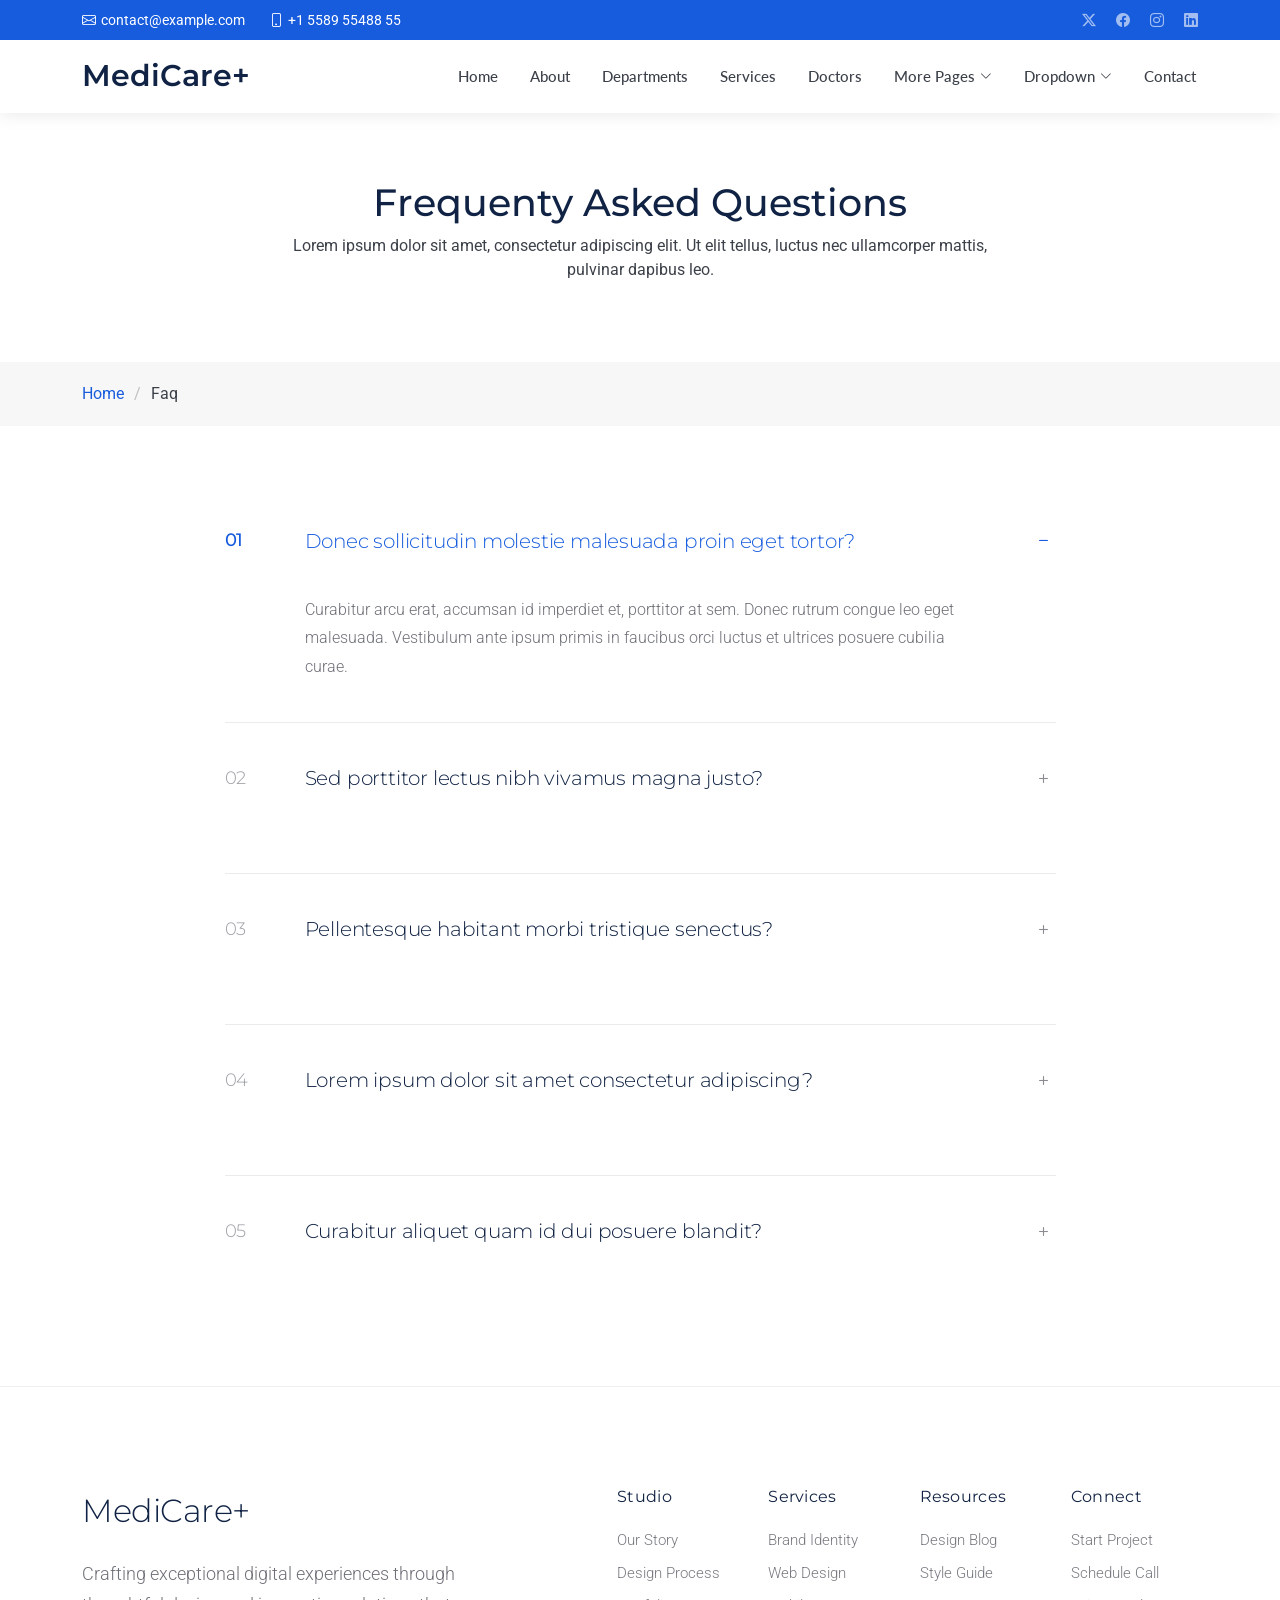
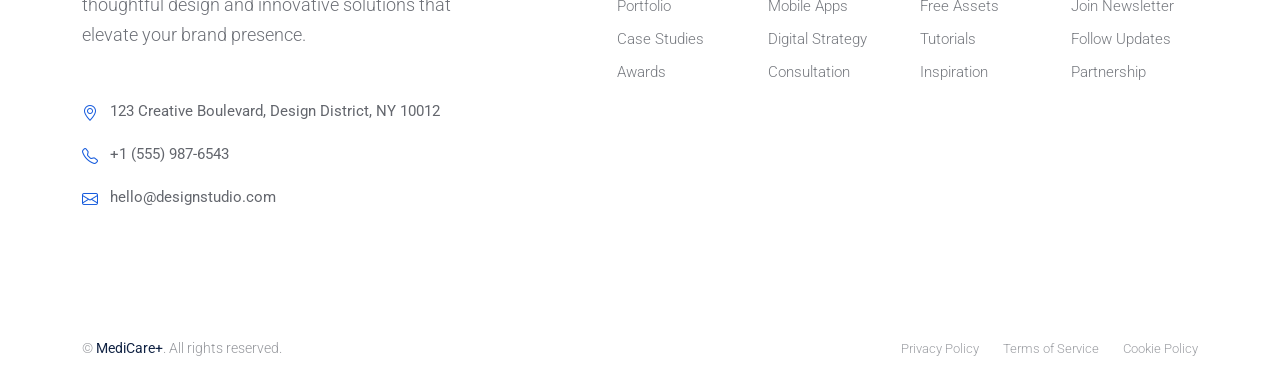
<file: faq.html>
<!DOCTYPE html>
<html lang="en">

<head>
  <meta charset="utf-8">
  <meta content="width=device-width, initial-scale=1.0" name="viewport">
  <title>Faq - MediCare+ Bootstrap Template</title>
  <meta name="description" content="">
  <meta name="keywords" content="">

  <!-- Favicons -->
  <link href="assets/img/favicon.png" rel="icon">
  <link href="assets/img/apple-touch-icon.png" rel="apple-touch-icon">

  <!-- Fonts -->
  <link href="https://fonts.googleapis.com" rel="preconnect">
  <link href="https://fonts.gstatic.com" rel="preconnect" crossorigin>
  <link
    href="https://fonts.googleapis.com/css2?family=Roboto:ital,wght@0,100;0,300;0,400;0,500;0,700;0,900;1,100;1,300;1,400;1,500;1,700;1,900&family=Montserrat:ital,wght@0,100;0,200;0,300;0,400;0,500;0,600;0,700;0,800;0,900;1,100;1,200;1,300;1,400;1,500;1,600;1,700;1,800;1,900&family=Lato:ital,wght@0,100;0,300;0,400;0,700;0,900;1,100;1,300;1,400;1,700;1,900&display=swap"
    rel="stylesheet">

  <!-- Vendor CSS Files -->
  <link href="assets/vendor/bootstrap/css/bootstrap.min.css" rel="stylesheet">
  <link href="assets/vendor/bootstrap-icons/bootstrap-icons.css" rel="stylesheet">
  <link href="assets/vendor/aos/aos.css" rel="stylesheet">
  <link href="assets/vendor/glightbox/css/glightbox.min.css" rel="stylesheet">
  <link href="assets/vendor/fontawesome-free/css/all.min.css" rel="stylesheet">
  <link href="assets/vendor/swiper/swiper-bundle.min.css" rel="stylesheet">

  <!-- Main CSS File -->
  <link href="assets/css/main.css" rel="stylesheet">

  <!-- =======================================================
  * Template Name: MediCare+
  * Template URL: https://bootstrapmade.com/MediCare+-bootstrap-template/
  * Updated: Jul 23 2025 with Bootstrap v5.3.7
  * Author: BootstrapMade.com
  * License: https://bootstrapmade.com/license/
  ======================================================== -->
</head>

<body class="faq-page">

  <header id="header" class="header fixed-top">

    <div class="topbar d-flex align-items-center dark-background">
      <div class="container d-flex justify-content-center justify-content-md-between">
        <div class="contact-info d-flex align-items-center">
          <i class="bi bi-envelope d-flex align-items-center"><a
              href="mailto:contact@example.com">contact@example.com</a></i>
          <i class="bi bi-phone d-flex align-items-center ms-4"><span>+1 5589 55488 55</span></i>
        </div>
        <div class="social-links d-none d-md-flex align-items-center">
          <a href="#!" class="twitter"><i class="bi bi-twitter-x"></i></a>
          <a href="#!" class="facebook"><i class="bi bi-facebook"></i></a>
          <a href="#!" class="instagram"><i class="bi bi-instagram"></i></a>
          <a href="#!" class="linkedin"><i class="bi bi-linkedin"></i></a>
        </div>
      </div>
    </div><!-- End Top Bar -->

    <div class="branding d-flex align-items-cente">

      <div class="container position-relative d-flex align-items-center justify-content-between">
        <a href="index.html" class="logo d-flex align-items-center">
          <!-- Uncomment the line below if you also wish to use an image logo -->
          <!-- <img src="assets/img/logo.webp" alt=""> -->
          <h1 class="sitename">MediCare+</h1>
        </a>

        <nav id="navmenu" class="navmenu">
          <ul>
            <li><a href="index.html">Home</a></li>
            <li><a href="about.html">About</a></li>
            <li><a href="departments.html">Departments</a></li>
            <li><a href="services.html">Services</a></li>
            <li><a href="doctors.html">Doctors</a></li>
            <li class="dropdown"><a href="#"><span>More Pages</span> <i
                  class="bi bi-chevron-down toggle-dropdown"></i></a>
              <ul>
                <li><a href="department-details.html">Department Details</a></li>
                <li><a href="service-details.html">Service Details</a></li>
                <li><a href="appointment.html">Appointment</a></li>
                <li><a href="testimonials.html">Testimonials</a></li>
                <li><a href="faq.html" class="active">Frequently Asked Questions</a></li>
                <li><a href="gallery.html">Gallery</a></li>
                <li><a href="terms.html">Terms</a></li>
                <li><a href="privacy.html">Privacy</a></li>
                <li><a href="404.html">404</a></li>
              </ul>
            </li>
            <li class="dropdown"><a href="#"><span>Dropdown</span> <i
                  class="bi bi-chevron-down toggle-dropdown"></i></a>
              <ul>
                <li><a href="#">Dropdown 1</a></li>
                <li class="dropdown"><a href="#"><span>Deep Dropdown</span> <i
                      class="bi bi-chevron-down toggle-dropdown"></i></a>
                  <ul>
                    <li><a href="#">Deep Dropdown 1</a></li>
                    <li><a href="#">Deep Dropdown 2</a></li>
                    <li><a href="#">Deep Dropdown 3</a></li>
                    <li><a href="#">Deep Dropdown 4</a></li>
                    <li><a href="#">Deep Dropdown 5</a></li>
                  </ul>
                </li>
                <li><a href="#">Dropdown 2</a></li>
                <li><a href="#">Dropdown 3</a></li>
                <li><a href="#">Dropdown 4</a></li>
              </ul>
            </li>
            <li><a href="contact.html">Contact</a></li>
          </ul>
          <i class="mobile-nav-toggle d-xl-none bi bi-list"></i>
        </nav>

      </div>

    </div>

  </header>

  <main class="main">

    <!-- Page Title -->
    <div class="page-title">
      <div class="heading">
        <div class="container">
          <div class="row d-flex justify-content-center text-center">
            <div class="col-lg-8">
              <h1 class="heading-title">Frequenty Asked Questions</h1>
              <p class="mb-0">Lorem ipsum dolor sit amet, consectetur adipiscing elit. Ut elit tellus, luctus nec
                ullamcorper mattis, pulvinar dapibus leo.</p>
            </div>
          </div>
        </div>
      </div>
      <nav class="breadcrumbs">
        <div class="container">
          <ol>
            <li><a href="index.html">Home</a></li>
            <li class="current">Faq</li>
          </ol>
        </div>
      </nav>
    </div><!-- End Page Title -->

    <!-- Faq Section -->
    <section id="faq" class="faq section">

      <div class="container" data-aos="fade-up" data-aos-delay="100">

        <div class="row justify-content-center">
          <div class="col-lg-9">

            <div class="faq-wrapper">

              <div class="faq-item faq-active" data-aos="fade-up" data-aos-delay="150">
                <div class="faq-header">
                  <span class="faq-number">01</span>
                  <h4>Donec sollicitudin molestie malesuada proin eget tortor?</h4>
                  <div class="faq-toggle">
                    <i class="bi bi-plus"></i>
                    <i class="bi bi-dash"></i>
                  </div>
                </div>
                <div class="faq-content">
                  <div class="content-inner">
                    <p>Curabitur arcu erat, accumsan id imperdiet et, porttitor at sem. Donec rutrum congue leo eget
                      malesuada. Vestibulum ante ipsum primis in faucibus orci luctus et ultrices posuere cubilia curae.
                    </p>
                  </div>
                </div>
              </div><!-- End FAQ Item -->

              <div class="faq-item" data-aos="fade-up" data-aos-delay="200">
                <div class="faq-header">
                  <span class="faq-number">02</span>
                  <h4>Sed porttitor lectus nibh vivamus magna justo?</h4>
                  <div class="faq-toggle">
                    <i class="bi bi-plus"></i>
                    <i class="bi bi-dash"></i>
                  </div>
                </div>
                <div class="faq-content">
                  <div class="content-inner">
                    <p>Nulla porttitor accumsan tincidunt. Mauris blandit aliquet elit, eget tincidunt nibh pulvinar a.
                      Cras ultricies ligula sed magna dictum porta. Vivamus suscipit tortor eget felis porttitor
                      volutpat.</p>
                  </div>
                </div>
              </div><!-- End FAQ Item -->

              <div class="faq-item" data-aos="fade-up" data-aos-delay="250">
                <div class="faq-header">
                  <span class="faq-number">03</span>
                  <h4>Pellentesque habitant morbi tristique senectus?</h4>
                  <div class="faq-toggle">
                    <i class="bi bi-plus"></i>
                    <i class="bi bi-dash"></i>
                  </div>
                </div>
                <div class="faq-content">
                  <div class="content-inner">
                    <p>Quisque velit nisi, pretium ut lacinia in, elementum id enim. Vestibulum ac diam sit amet quam
                      vehicula elementum sed sit amet dui. Donec sollicitudin molestie malesuada.</p>
                  </div>
                </div>
              </div><!-- End FAQ Item -->

              <div class="faq-item" data-aos="fade-up" data-aos-delay="300">
                <div class="faq-header">
                  <span class="faq-number">04</span>
                  <h4>Lorem ipsum dolor sit amet consectetur adipiscing?</h4>
                  <div class="faq-toggle">
                    <i class="bi bi-plus"></i>
                    <i class="bi bi-dash"></i>
                  </div>
                </div>
                <div class="faq-content">
                  <div class="content-inner">
                    <p>Sed ut perspiciatis unde omnis iste natus error sit voluptatem accusantium doloremque laudantium.
                      Totam rem aperiam, eaque ipsa quae ab illo inventore veritatis et quasi architecto.</p>
                  </div>
                </div>
              </div><!-- End FAQ Item -->

              <div class="faq-item" data-aos="fade-up" data-aos-delay="350">
                <div class="faq-header">
                  <span class="faq-number">05</span>
                  <h4>Curabitur aliquet quam id dui posuere blandit?</h4>
                  <div class="faq-toggle">
                    <i class="bi bi-plus"></i>
                    <i class="bi bi-dash"></i>
                  </div>
                </div>
                <div class="faq-content">
                  <div class="content-inner">
                    <p>At vero eos et accusamus et iusto odio dignissimos ducimus qui blanditiis praesentium voluptatum
                      deleniti atque corrupti quos dolores et quas molestias excepturi sint occaecati.</p>
                  </div>
                </div>
              </div><!-- End FAQ Item -->

            </div>

          </div>
        </div>

      </div>

    </section><!-- /Faq Section -->

  </main>

  <footer id="footer" class="footer-16 footer position-relative">

    <div class="container">

      <div class="footer-main" data-aos="fade-up" data-aos-delay="100">
        <div class="row align-items-start">

          <div class="col-lg-5">
            <div class="brand-section">
              <a href="index.html" class="logo d-flex align-items-center mb-4">
                <span class="sitename">MediCare+</span>
              </a>
              <p class="brand-description">Crafting exceptional digital experiences through thoughtful design and
                innovative solutions that elevate your brand presence.</p>

              <div class="contact-info mt-5">
                <div class="contact-item">
                  <i class="bi bi-geo-alt"></i>
                  <span>123 Creative Boulevard, Design District, NY 10012</span>
                </div>
                <div class="contact-item">
                  <i class="bi bi-telephone"></i>
                  <span>+1 (555) 987-6543</span>
                </div>
                <div class="contact-item">
                  <i class="bi bi-envelope"></i>
                  <span>hello@designstudio.com</span>
                </div>
              </div>
            </div>
          </div>

          <div class="col-lg-7">
            <div class="footer-nav-wrapper">
              <div class="row">

                <div class="col-6 col-lg-3">
                  <div class="nav-column">
                    <h6>Studio</h6>
                    <nav class="footer-nav">
                      <a href="#!">Our Story</a>
                      <a href="#!">Design Process</a>
                      <a href="#!">Portfolio</a>
                      <a href="#!">Case Studies</a>
                      <a href="#!">Awards</a>
                    </nav>
                  </div>
                </div>

                <div class="col-6 col-lg-3">
                  <div class="nav-column">
                    <h6>Services</h6>
                    <nav class="footer-nav">
                      <a href="#!">Brand Identity</a>
                      <a href="#!">Web Design</a>
                      <a href="#!">Mobile Apps</a>
                      <a href="#!">Digital Strategy</a>
                      <a href="#!">Consultation</a>
                    </nav>
                  </div>
                </div>

                <div class="col-6 col-lg-3">
                  <div class="nav-column">
                    <h6>Resources</h6>
                    <nav class="footer-nav">
                      <a href="#!">Design Blog</a>
                      <a href="#!">Style Guide</a>
                      <a href="#!">Free Assets</a>
                      <a href="#!">Tutorials</a>
                      <a href="#!">Inspiration</a>
                    </nav>
                  </div>
                </div>

                <div class="col-6 col-lg-3">
                  <div class="nav-column">
                    <h6>Connect</h6>
                    <nav class="footer-nav">
                      <a href="#!">Start Project</a>
                      <a href="#!">Schedule Call</a>
                      <a href="#!">Join Newsletter</a>
                      <a href="#!">Follow Updates</a>
                      <a href="#!">Partnership</a>
                    </nav>
                  </div>
                </div>

              </div>
            </div>
          </div>

        </div>
      </div>

    </div>

    <div class="footer-bottom">
      <div class="container">
        <div class="bottom-content" data-aos="fade-up" data-aos-delay="300">
          <div class="row align-items-center">

            <div class="col-lg-6">
              <div class="copyright">
                <p>© <span class="sitename">MediCare+</span>. All rights reserved.</p>
              </div>
            </div>

            <div class="col-lg-6">
              <div class="legal-links">
                <a href="#!">Privacy Policy</a>
                <a href="#!">Terms of Service</a>
                <a href="#!">Cookie Policy</a>
              </div>
            </div>

          </div>
        </div>
      </div>
    </div>

  </footer>

  <!-- Scroll Top -->
  <a href="#!" id="scroll-top" class="scroll-top d-flex align-items-center justify-content-center"><i
      class="bi bi-arrow-up-short"></i></a>

  <!-- Preloader -->
  <div id="preloader"></div>

  <!-- Vendor JS Files -->
  <script src="assets/vendor/bootstrap/js/bootstrap.bundle.min.js"></script>
  <script src="assets/vendor/php-email-form/validate.js"></script>
  <script src="assets/vendor/aos/aos.js"></script>
  <script src="assets/vendor/glightbox/js/glightbox.min.js"></script>
  <script src="assets/vendor/purecounter/purecounter_vanilla.js"></script>
  <script src="assets/vendor/swiper/swiper-bundle.min.js"></script>

  <!-- Main JS File -->
  <script src="assets/js/main.js"></script>

</body>

</html>
</file>
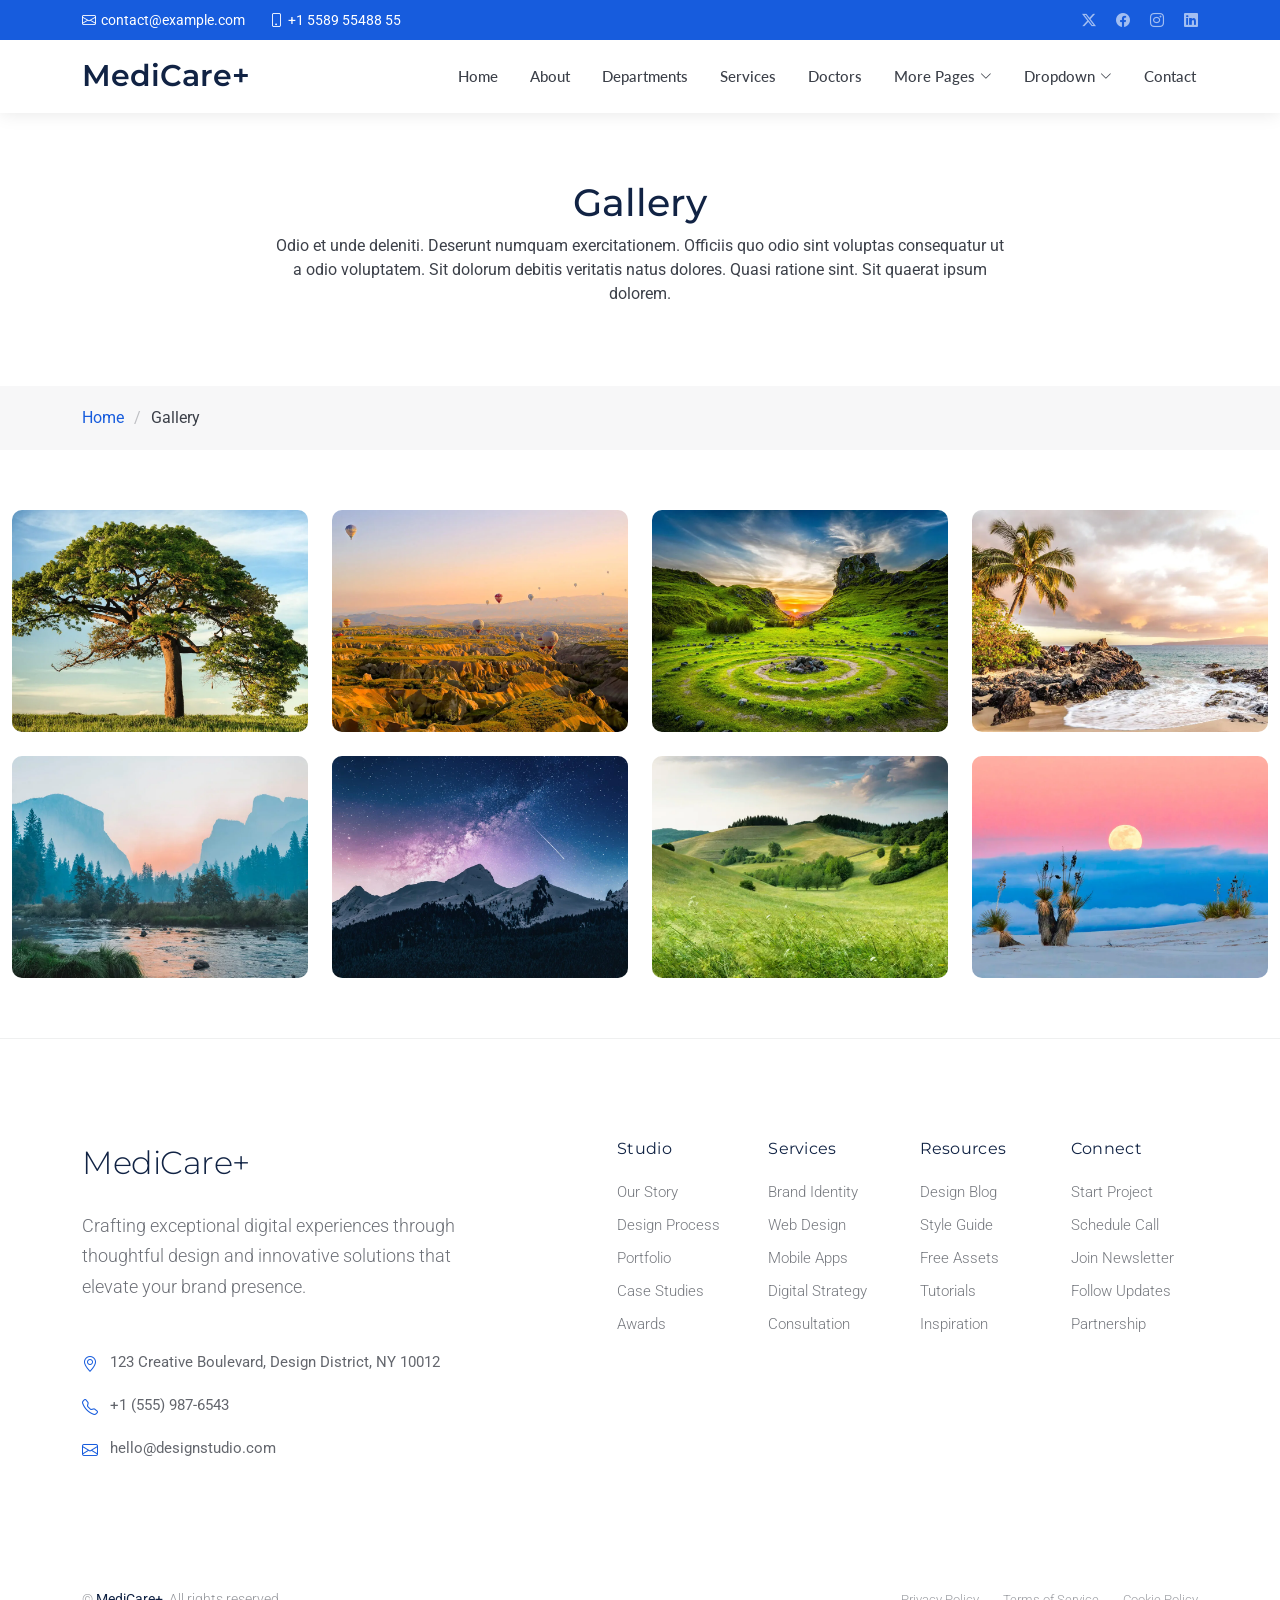
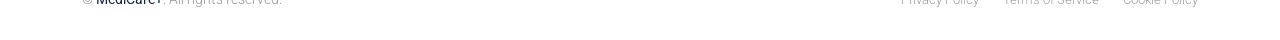
<file: gallery.html>
<!DOCTYPE html>
<html lang="en">

<head>
  <meta charset="utf-8">
  <meta content="width=device-width, initial-scale=1.0" name="viewport">
  <title>Gallery - MediCare+ Bootstrap Template</title>
  <meta name="description" content="">
  <meta name="keywords" content="">

  <!-- Favicons -->
  <link href="assets/img/favicon.png" rel="icon">
  <link href="assets/img/apple-touch-icon.png" rel="apple-touch-icon">

  <!-- Fonts -->
  <link href="https://fonts.googleapis.com" rel="preconnect">
  <link href="https://fonts.gstatic.com" rel="preconnect" crossorigin>
  <link
    href="https://fonts.googleapis.com/css2?family=Roboto:ital,wght@0,100;0,300;0,400;0,500;0,700;0,900;1,100;1,300;1,400;1,500;1,700;1,900&family=Montserrat:ital,wght@0,100;0,200;0,300;0,400;0,500;0,600;0,700;0,800;0,900;1,100;1,200;1,300;1,400;1,500;1,600;1,700;1,800;1,900&family=Lato:ital,wght@0,100;0,300;0,400;0,700;0,900;1,100;1,300;1,400;1,700;1,900&display=swap"
    rel="stylesheet">

  <!-- Vendor CSS Files -->
  <link href="assets/vendor/bootstrap/css/bootstrap.min.css" rel="stylesheet">
  <link href="assets/vendor/bootstrap-icons/bootstrap-icons.css" rel="stylesheet">
  <link href="assets/vendor/aos/aos.css" rel="stylesheet">
  <link href="assets/vendor/glightbox/css/glightbox.min.css" rel="stylesheet">
  <link href="assets/vendor/fontawesome-free/css/all.min.css" rel="stylesheet">
  <link href="assets/vendor/swiper/swiper-bundle.min.css" rel="stylesheet">

  <!-- Main CSS File -->
  <link href="assets/css/main.css" rel="stylesheet">

  <!-- =======================================================
  * Template Name: MediCare+
  * Template URL: https://bootstrapmade.com/MediCare+-bootstrap-template/
  * Updated: Jul 23 2025 with Bootstrap v5.3.7
  * Author: BootstrapMade.com
  * License: https://bootstrapmade.com/license/
  ======================================================== -->
</head>

<body class="gallery-page">

  <header id="header" class="header fixed-top">

    <div class="topbar d-flex align-items-center dark-background">
      <div class="container d-flex justify-content-center justify-content-md-between">
        <div class="contact-info d-flex align-items-center">
          <i class="bi bi-envelope d-flex align-items-center"><a
              href="mailto:contact@example.com">contact@example.com</a></i>
          <i class="bi bi-phone d-flex align-items-center ms-4"><span>+1 5589 55488 55</span></i>
        </div>
        <div class="social-links d-none d-md-flex align-items-center">
          <a href="#!" class="twitter"><i class="bi bi-twitter-x"></i></a>
          <a href="#!" class="facebook"><i class="bi bi-facebook"></i></a>
          <a href="#!" class="instagram"><i class="bi bi-instagram"></i></a>
          <a href="#!" class="linkedin"><i class="bi bi-linkedin"></i></a>
        </div>
      </div>
    </div><!-- End Top Bar -->

    <div class="branding d-flex align-items-cente">

      <div class="container position-relative d-flex align-items-center justify-content-between">
        <a href="index.html" class="logo d-flex align-items-center">
          <!-- Uncomment the line below if you also wish to use an image logo -->
          <!-- <img src="assets/img/logo.webp" alt=""> -->
          <h1 class="sitename">MediCare+</h1>
        </a>

        <nav id="navmenu" class="navmenu">
          <ul>
            <li><a href="index.html">Home</a></li>
            <li><a href="about.html">About</a></li>
            <li><a href="departments.html">Departments</a></li>
            <li><a href="services.html">Services</a></li>
            <li><a href="doctors.html">Doctors</a></li>
            <li class="dropdown"><a href="#"><span>More Pages</span> <i
                  class="bi bi-chevron-down toggle-dropdown"></i></a>
              <ul>
                <li><a href="department-details.html">Department Details</a></li>
                <li><a href="service-details.html">Service Details</a></li>
                <li><a href="appointment.html">Appointment</a></li>
                <li><a href="testimonials.html">Testimonials</a></li>
                <li><a href="faq.html">Frequently Asked Questions</a></li>
                <li><a href="gallery.html" class="active">Gallery</a></li>
                <li><a href="terms.html">Terms</a></li>
                <li><a href="privacy.html">Privacy</a></li>
                <li><a href="404.html">404</a></li>
              </ul>
            </li>
            <li class="dropdown"><a href="#"><span>Dropdown</span> <i
                  class="bi bi-chevron-down toggle-dropdown"></i></a>
              <ul>
                <li><a href="#">Dropdown 1</a></li>
                <li class="dropdown"><a href="#"><span>Deep Dropdown</span> <i
                      class="bi bi-chevron-down toggle-dropdown"></i></a>
                  <ul>
                    <li><a href="#">Deep Dropdown 1</a></li>
                    <li><a href="#">Deep Dropdown 2</a></li>
                    <li><a href="#">Deep Dropdown 3</a></li>
                    <li><a href="#">Deep Dropdown 4</a></li>
                    <li><a href="#">Deep Dropdown 5</a></li>
                  </ul>
                </li>
                <li><a href="#">Dropdown 2</a></li>
                <li><a href="#">Dropdown 3</a></li>
                <li><a href="#">Dropdown 4</a></li>
              </ul>
            </li>
            <li><a href="contact.html">Contact</a></li>
          </ul>
          <i class="mobile-nav-toggle d-xl-none bi bi-list"></i>
        </nav>

      </div>

    </div>

  </header>

  <main class="main">

    <!-- Page Title -->
    <div class="page-title">
      <div class="heading">
        <div class="container">
          <div class="row d-flex justify-content-center text-center">
            <div class="col-lg-8">
              <h1 class="heading-title">Gallery</h1>
              <p class="mb-0">
                Odio et unde deleniti. Deserunt numquam exercitationem. Officiis quo
                odio sint voluptas consequatur ut a odio voluptatem. Sit dolorum
                debitis veritatis natus dolores. Quasi ratione sint. Sit quaerat
                ipsum dolorem.
              </p>
            </div>
          </div>
        </div>
      </div>
      <nav class="breadcrumbs">
        <div class="container">
          <ol>
            <li><a href="index.html">Home</a></li>
            <li class="current">Gallery</li>
          </ol>
        </div>
      </nav>
    </div><!-- End Page Title -->

    <!-- Gallery Section -->
    <section id="gallery" class="gallery section">

      <div class="container-fluid" data-aos="fade-up" data-aos-delay="100">

        <div class="row gy-4 justify-content-center">

          <div class="col-xl-3 col-lg-4 col-md-6">
            <div class="gallery-item h-100">
              <img src="assets/img/gallery/gallery-1.webp" class="img-fluid" alt="">
              <div class="gallery-links d-flex align-items-center justify-content-center">
                <a href="assets/img/gallery/gallery-1.webp" title="Gallery 1" class="glightbox preview-link"><i
                    class="bi bi-arrows-angle-expand"></i></a>
                <a href="gallery-single.html" class="details-link"><i class="bi bi-link-45deg"></i></a>
              </div>
            </div>
          </div><!-- End Gallery Item -->

          <div class="col-xl-3 col-lg-4 col-md-6">
            <div class="gallery-item h-100">
              <img src="assets/img/gallery/gallery-2.webp" class="img-fluid" alt="">
              <div class="gallery-links d-flex align-items-center justify-content-center">
                <a href="assets/img/gallery/gallery-2.webp" title="Gallery 2" class="glightbox preview-link"><i
                    class="bi bi-arrows-angle-expand"></i></a>
                <a href="gallery-single.html" class="details-link"><i class="bi bi-link-45deg"></i></a>
              </div>
            </div>
          </div><!-- End Gallery Item -->

          <div class="col-xl-3 col-lg-4 col-md-6">
            <div class="gallery-item h-100">
              <img src="assets/img/gallery/gallery-3.webp" class="img-fluid" alt="">
              <div class="gallery-links d-flex align-items-center justify-content-center">
                <a href="assets/img/gallery/gallery-3.webp" title="Gallery 3" class="glightbox preview-link"><i
                    class="bi bi-arrows-angle-expand"></i></a>
                <a href="gallery-single.html" class="details-link"><i class="bi bi-link-45deg"></i></a>
              </div>
            </div>
          </div><!-- End Gallery Item -->

          <div class="col-xl-3 col-lg-4 col-md-6">
            <div class="gallery-item h-100">
              <img src="assets/img/gallery/gallery-4.webp" class="img-fluid" alt="">
              <div class="gallery-links d-flex align-items-center justify-content-center">
                <a href="assets/img/gallery/gallery-4.webp" title="Gallery 4" class="glightbox preview-link"><i
                    class="bi bi-arrows-angle-expand"></i></a>
                <a href="gallery-single.html" class="details-link"><i class="bi bi-link-45deg"></i></a>
              </div>
            </div>
          </div><!-- End Gallery Item -->

          <div class="col-xl-3 col-lg-4 col-md-6">
            <div class="gallery-item h-100">
              <img src="assets/img/gallery/gallery-5.webp" class="img-fluid" alt="">
              <div class="gallery-links d-flex align-items-center justify-content-center">
                <a href="assets/img/gallery/gallery-5.webp" title="Gallery 5" class="glightbox preview-link"><i
                    class="bi bi-arrows-angle-expand"></i></a>
                <a href="gallery-single.html" class="details-link"><i class="bi bi-link-45deg"></i></a>
              </div>
            </div>
          </div><!-- End Gallery Item -->

          <div class="col-xl-3 col-lg-4 col-md-6">
            <div class="gallery-item h-100">
              <img src="assets/img/gallery/gallery-6.webp" class="img-fluid" alt="">
              <div class="gallery-links d-flex align-items-center justify-content-center">
                <a href="assets/img/gallery/gallery-6.webp" title="Gallery 6" class="glightbox preview-link"><i
                    class="bi bi-arrows-angle-expand"></i></a>
                <a href="gallery-single.html" class="details-link"><i class="bi bi-link-45deg"></i></a>
              </div>
            </div>
          </div><!-- End Gallery Item -->

          <div class="col-xl-3 col-lg-4 col-md-6">
            <div class="gallery-item h-100">
              <img src="assets/img/gallery/gallery-7.webp" class="img-fluid" alt="">
              <div class="gallery-links d-flex align-items-center justify-content-center">
                <a href="assets/img/gallery/gallery-7.webp" title="Gallery 7" class="glightbox preview-link"><i
                    class="bi bi-arrows-angle-expand"></i></a>
                <a href="gallery-single.html" class="details-link"><i class="bi bi-link-45deg"></i></a>
              </div>
            </div>
          </div><!-- End Gallery Item -->

          <div class="col-xl-3 col-lg-4 col-md-6">
            <div class="gallery-item h-100">
              <img src="assets/img/gallery/gallery-8.webp" class="img-fluid" alt="">
              <div class="gallery-links d-flex align-items-center justify-content-center">
                <a href="assets/img/gallery/gallery-8.webp" title="Gallery 8" class="glightbox preview-link"><i
                    class="bi bi-arrows-angle-expand"></i></a>
                <a href="gallery-single.html" class="details-link"><i class="bi bi-link-45deg"></i></a>
              </div>
            </div>
          </div><!-- End Gallery Item -->

        </div>

      </div>

    </section><!-- /Gallery Section -->

  </main>

  <footer id="footer" class="footer-16 footer position-relative">

    <div class="container">

      <div class="footer-main" data-aos="fade-up" data-aos-delay="100">
        <div class="row align-items-start">

          <div class="col-lg-5">
            <div class="brand-section">
              <a href="index.html" class="logo d-flex align-items-center mb-4">
                <span class="sitename">MediCare+</span>
              </a>
              <p class="brand-description">Crafting exceptional digital experiences through thoughtful design and
                innovative solutions that elevate your brand presence.</p>

              <div class="contact-info mt-5">
                <div class="contact-item">
                  <i class="bi bi-geo-alt"></i>
                  <span>123 Creative Boulevard, Design District, NY 10012</span>
                </div>
                <div class="contact-item">
                  <i class="bi bi-telephone"></i>
                  <span>+1 (555) 987-6543</span>
                </div>
                <div class="contact-item">
                  <i class="bi bi-envelope"></i>
                  <span>hello@designstudio.com</span>
                </div>
              </div>
            </div>
          </div>

          <div class="col-lg-7">
            <div class="footer-nav-wrapper">
              <div class="row">

                <div class="col-6 col-lg-3">
                  <div class="nav-column">
                    <h6>Studio</h6>
                    <nav class="footer-nav">
                      <a href="#!">Our Story</a>
                      <a href="#!">Design Process</a>
                      <a href="#!">Portfolio</a>
                      <a href="#!">Case Studies</a>
                      <a href="#!">Awards</a>
                    </nav>
                  </div>
                </div>

                <div class="col-6 col-lg-3">
                  <div class="nav-column">
                    <h6>Services</h6>
                    <nav class="footer-nav">
                      <a href="#!">Brand Identity</a>
                      <a href="#!">Web Design</a>
                      <a href="#!">Mobile Apps</a>
                      <a href="#!">Digital Strategy</a>
                      <a href="#!">Consultation</a>
                    </nav>
                  </div>
                </div>

                <div class="col-6 col-lg-3">
                  <div class="nav-column">
                    <h6>Resources</h6>
                    <nav class="footer-nav">
                      <a href="#!">Design Blog</a>
                      <a href="#!">Style Guide</a>
                      <a href="#!">Free Assets</a>
                      <a href="#!">Tutorials</a>
                      <a href="#!">Inspiration</a>
                    </nav>
                  </div>
                </div>

                <div class="col-6 col-lg-3">
                  <div class="nav-column">
                    <h6>Connect</h6>
                    <nav class="footer-nav">
                      <a href="#!">Start Project</a>
                      <a href="#!">Schedule Call</a>
                      <a href="#!">Join Newsletter</a>
                      <a href="#!">Follow Updates</a>
                      <a href="#!">Partnership</a>
                    </nav>
                  </div>
                </div>

              </div>
            </div>
          </div>

        </div>
      </div>

    </div>

    <div class="footer-bottom">
      <div class="container">
        <div class="bottom-content" data-aos="fade-up" data-aos-delay="300">
          <div class="row align-items-center">

            <div class="col-lg-6">
              <div class="copyright">
                <p>© <span class="sitename">MediCare+</span>. All rights reserved.</p>
              </div>
            </div>

            <div class="col-lg-6">
              <div class="legal-links">
                <a href="#!">Privacy Policy</a>
                <a href="#!">Terms of Service</a>
                <a href="#!">Cookie Policy</a>
              </div>
            </div>

          </div>
        </div>
      </div>
    </div>

  </footer>

  <!-- Scroll Top -->
  <a href="#!" id="scroll-top" class="scroll-top d-flex align-items-center justify-content-center"><i
      class="bi bi-arrow-up-short"></i></a>

  <!-- Preloader -->
  <div id="preloader"></div>

  <!-- Vendor JS Files -->
  <script src="assets/vendor/bootstrap/js/bootstrap.bundle.min.js"></script>
  <script src="assets/vendor/php-email-form/validate.js"></script>
  <script src="assets/vendor/aos/aos.js"></script>
  <script src="assets/vendor/glightbox/js/glightbox.min.js"></script>
  <script src="assets/vendor/purecounter/purecounter_vanilla.js"></script>
  <script src="assets/vendor/swiper/swiper-bundle.min.js"></script>

  <!-- Main JS File -->
  <script src="assets/js/main.js"></script>

</body>

</html>
</file>
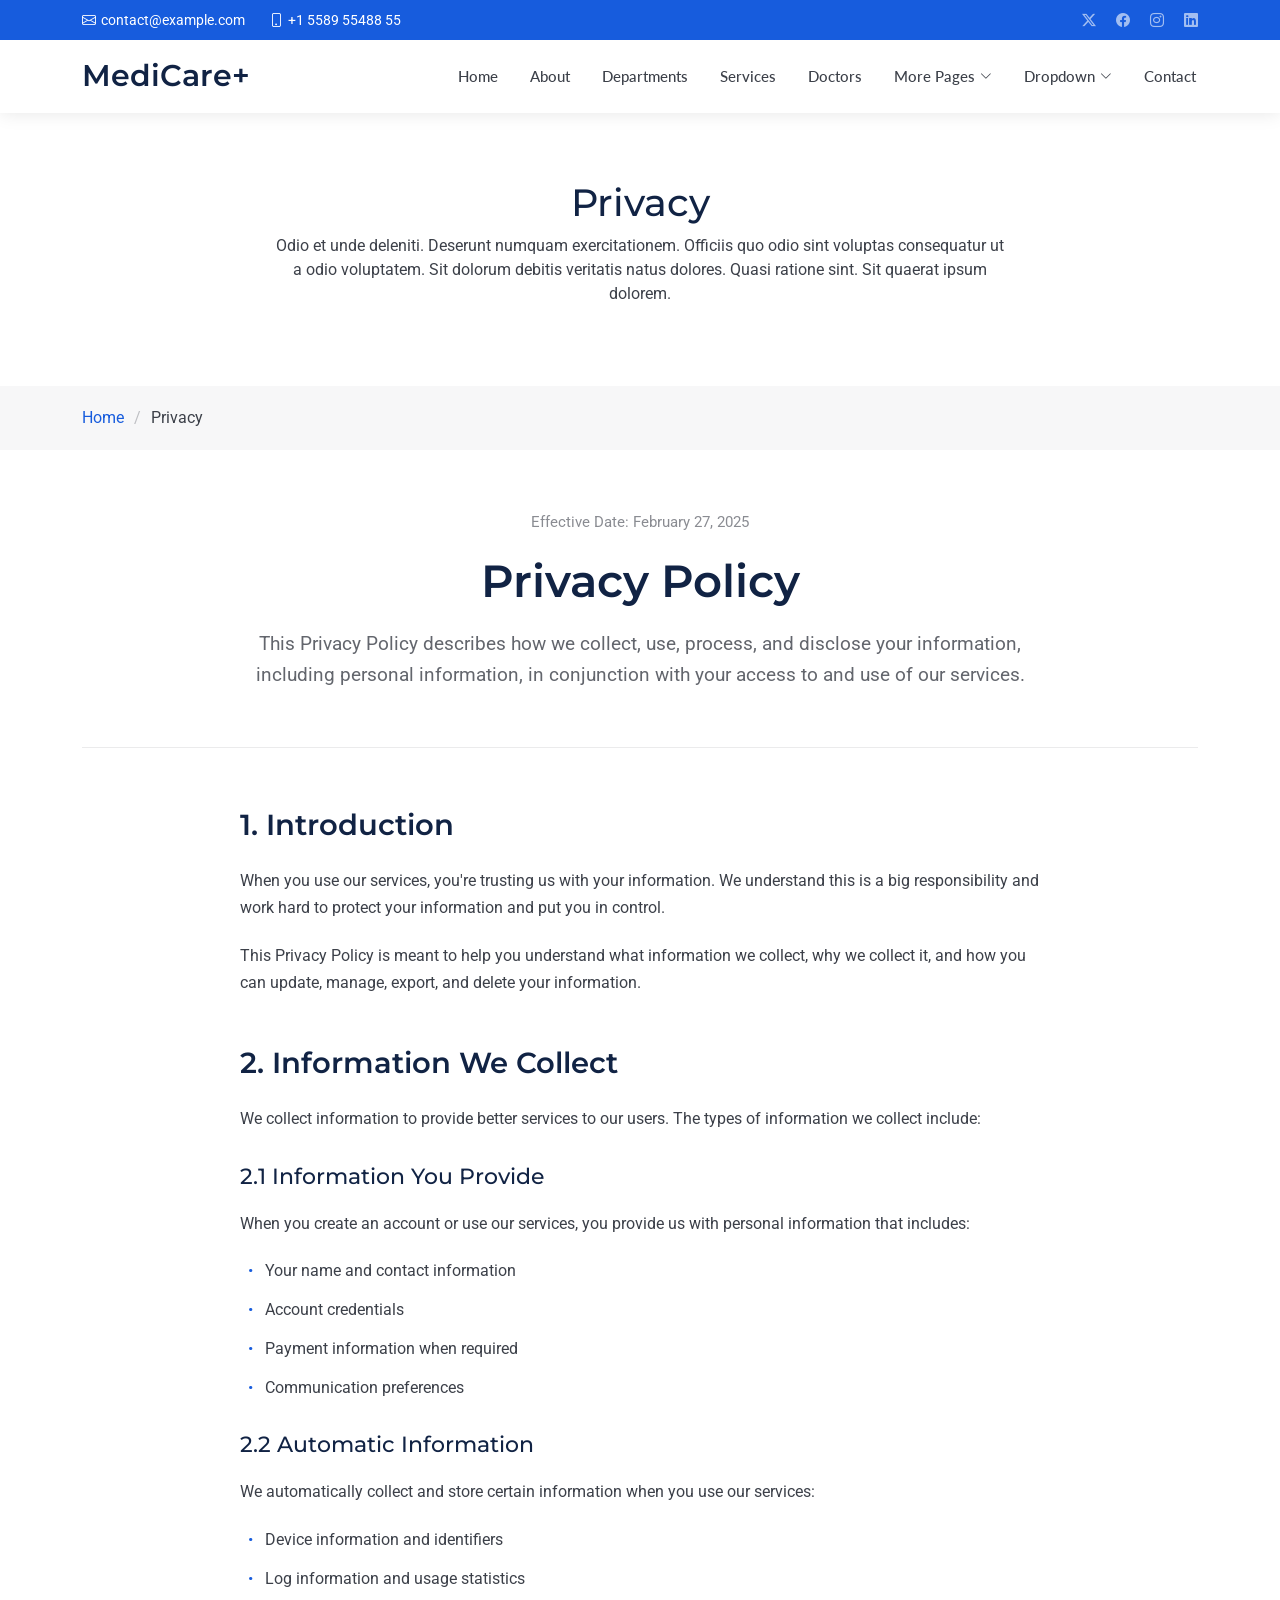
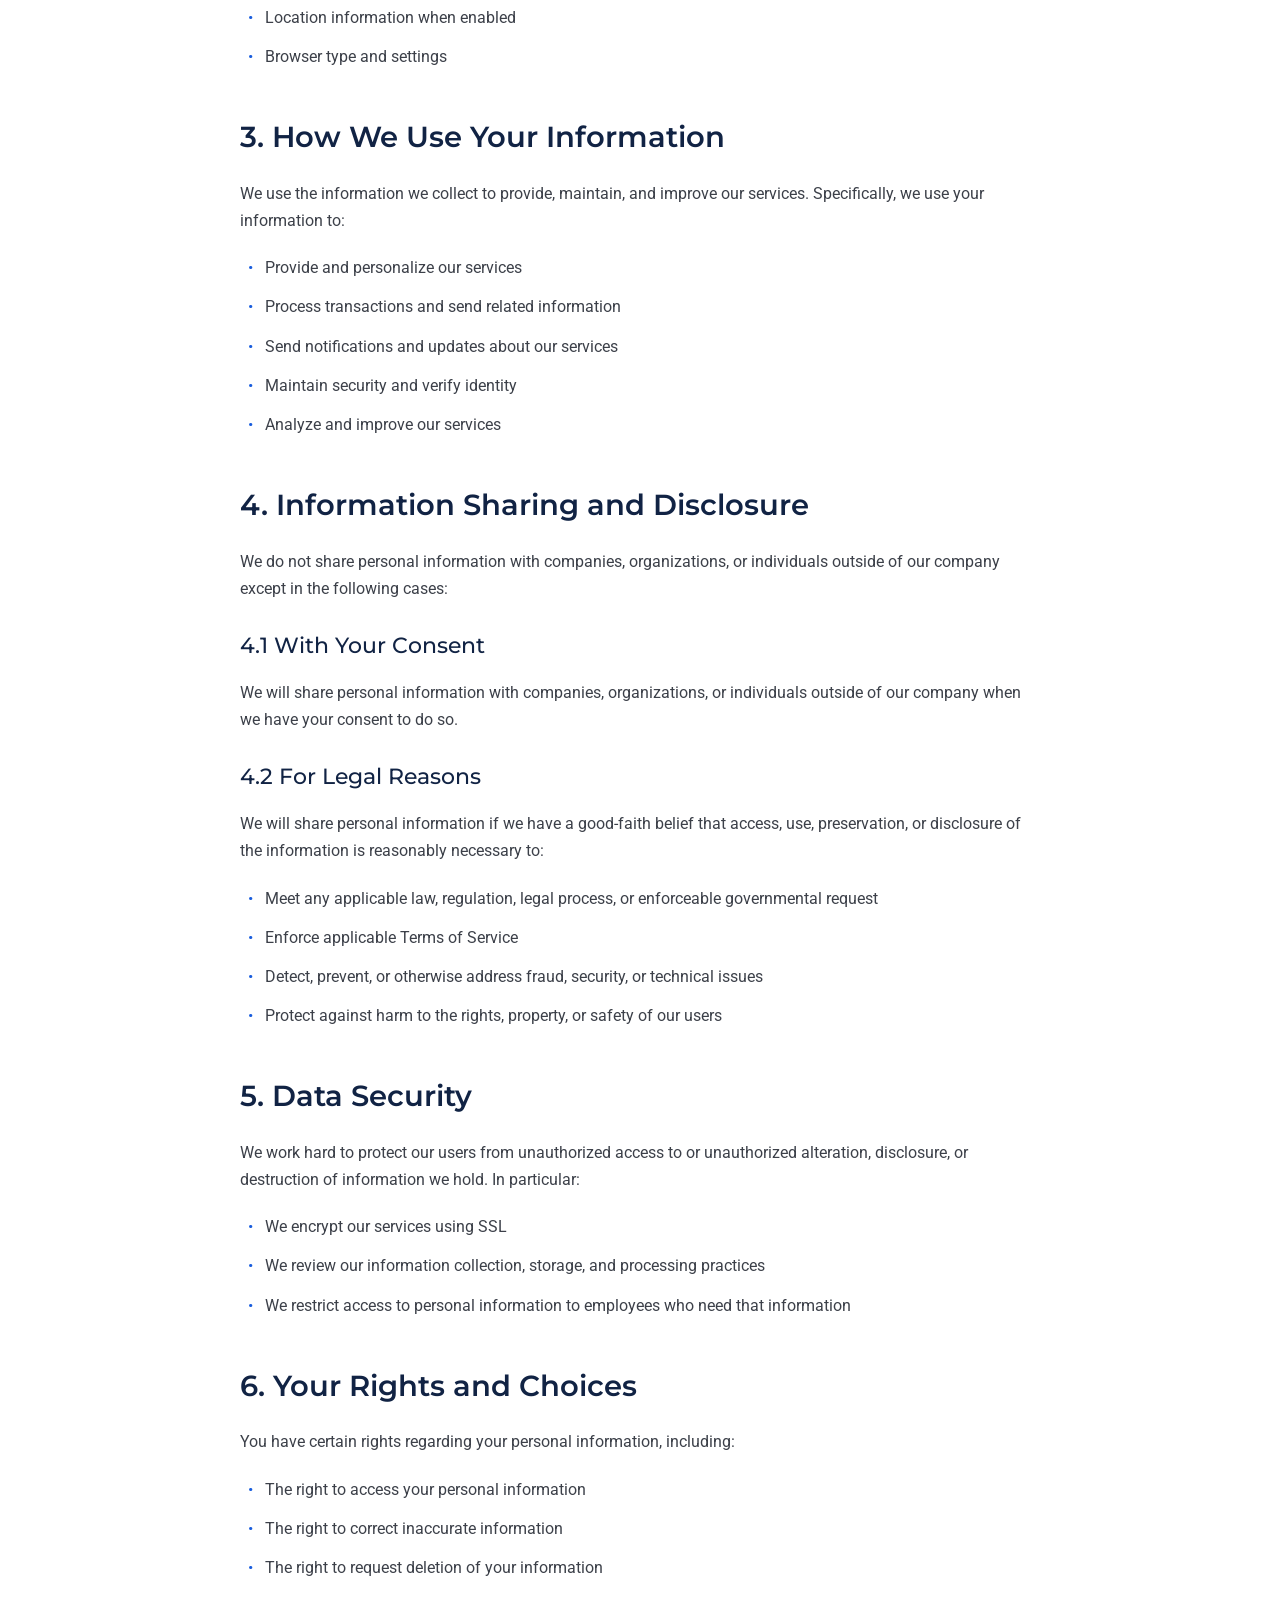
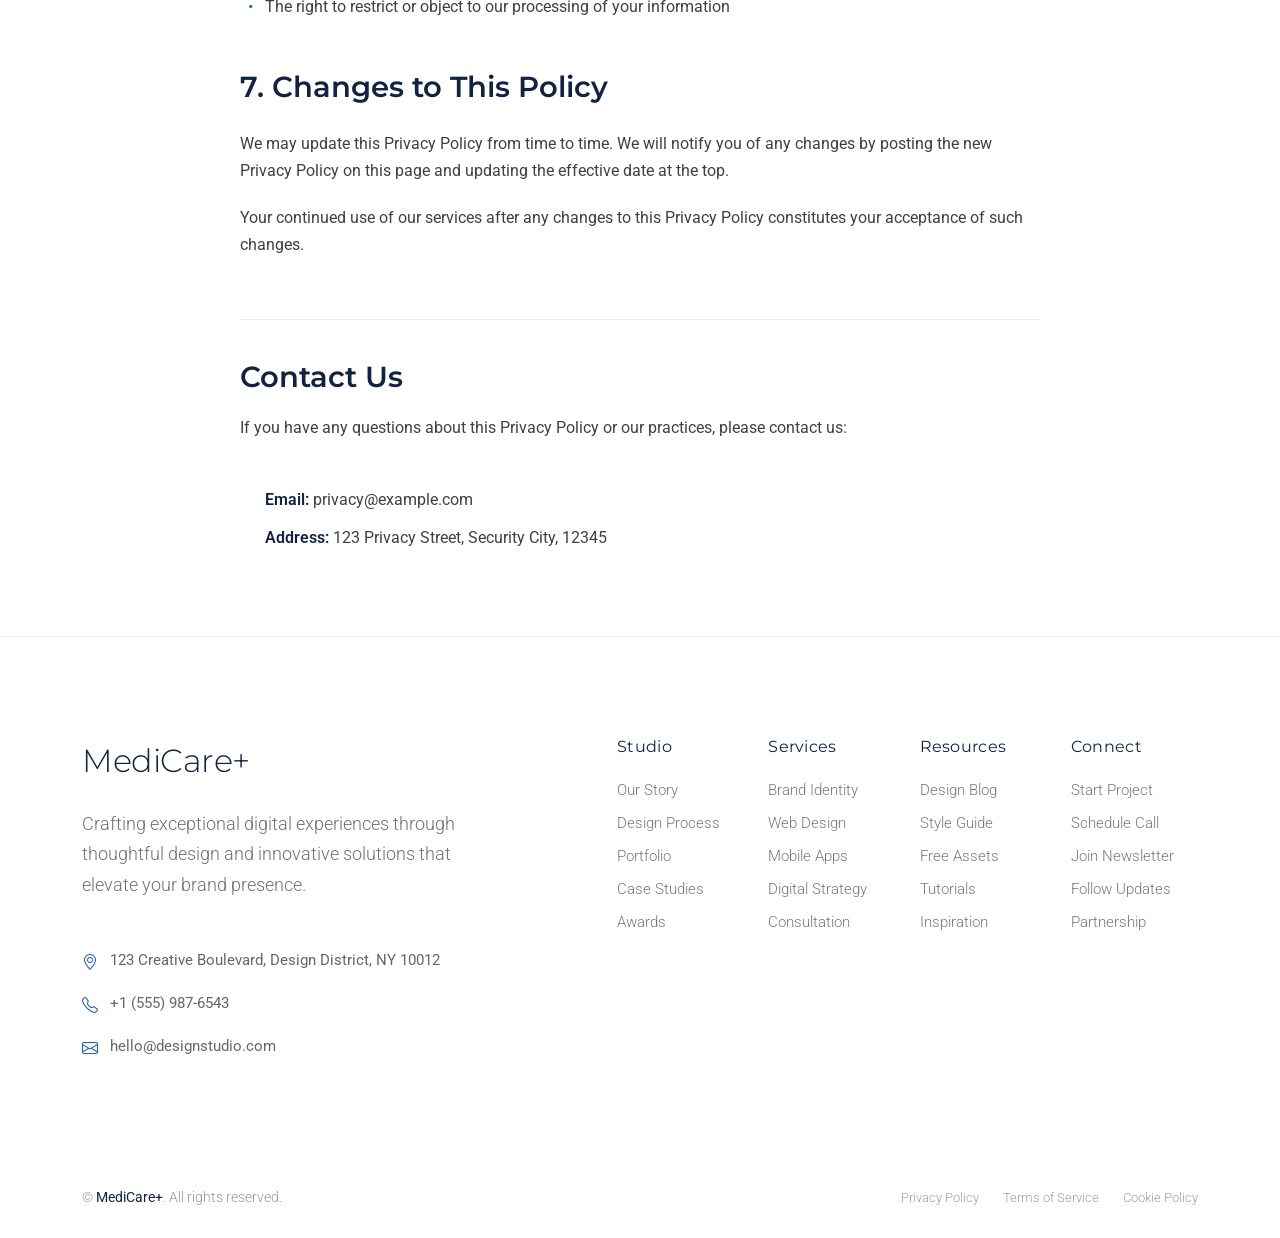
<file: privacy.html>
<!DOCTYPE html>
<html lang="en">

<head>
  <meta charset="utf-8">
  <meta content="width=device-width, initial-scale=1.0" name="viewport">
  <title>Privacy - MediCare+ Bootstrap Template</title>
  <meta name="description" content="">
  <meta name="keywords" content="">

  <!-- Favicons -->
  <link href="assets/img/favicon.png" rel="icon">
  <link href="assets/img/apple-touch-icon.png" rel="apple-touch-icon">

  <!-- Fonts -->
  <link href="https://fonts.googleapis.com" rel="preconnect">
  <link href="https://fonts.gstatic.com" rel="preconnect" crossorigin>
  <link
    href="https://fonts.googleapis.com/css2?family=Roboto:ital,wght@0,100;0,300;0,400;0,500;0,700;0,900;1,100;1,300;1,400;1,500;1,700;1,900&family=Montserrat:ital,wght@0,100;0,200;0,300;0,400;0,500;0,600;0,700;0,800;0,900;1,100;1,200;1,300;1,400;1,500;1,600;1,700;1,800;1,900&family=Lato:ital,wght@0,100;0,300;0,400;0,700;0,900;1,100;1,300;1,400;1,700;1,900&display=swap"
    rel="stylesheet">

  <!-- Vendor CSS Files -->
  <link href="assets/vendor/bootstrap/css/bootstrap.min.css" rel="stylesheet">
  <link href="assets/vendor/bootstrap-icons/bootstrap-icons.css" rel="stylesheet">
  <link href="assets/vendor/aos/aos.css" rel="stylesheet">
  <link href="assets/vendor/glightbox/css/glightbox.min.css" rel="stylesheet">
  <link href="assets/vendor/fontawesome-free/css/all.min.css" rel="stylesheet">
  <link href="assets/vendor/swiper/swiper-bundle.min.css" rel="stylesheet">

  <!-- Main CSS File -->
  <link href="assets/css/main.css" rel="stylesheet">

  <!-- =======================================================
  * Template Name: MediCare+
  * Template URL: https://bootstrapmade.com/MediCare+-bootstrap-template/
  * Updated: Jul 23 2025 with Bootstrap v5.3.7
  * Author: BootstrapMade.com
  * License: https://bootstrapmade.com/license/
  ======================================================== -->
</head>

<body class="privacy-page">

  <header id="header" class="header fixed-top">

    <div class="topbar d-flex align-items-center dark-background">
      <div class="container d-flex justify-content-center justify-content-md-between">
        <div class="contact-info d-flex align-items-center">
          <i class="bi bi-envelope d-flex align-items-center"><a
              href="mailto:contact@example.com">contact@example.com</a></i>
          <i class="bi bi-phone d-flex align-items-center ms-4"><span>+1 5589 55488 55</span></i>
        </div>
        <div class="social-links d-none d-md-flex align-items-center">
          <a href="#!" class="twitter"><i class="bi bi-twitter-x"></i></a>
          <a href="#!" class="facebook"><i class="bi bi-facebook"></i></a>
          <a href="#!" class="instagram"><i class="bi bi-instagram"></i></a>
          <a href="#!" class="linkedin"><i class="bi bi-linkedin"></i></a>
        </div>
      </div>
    </div><!-- End Top Bar -->

    <div class="branding d-flex align-items-cente">

      <div class="container position-relative d-flex align-items-center justify-content-between">
        <a href="index.html" class="logo d-flex align-items-center">
          <!-- Uncomment the line below if you also wish to use an image logo -->
          <!-- <img src="assets/img/logo.webp" alt=""> -->
          <h1 class="sitename">MediCare+</h1>
        </a>

        <nav id="navmenu" class="navmenu">
          <ul>
            <li><a href="index.html">Home</a></li>
            <li><a href="about.html">About</a></li>
            <li><a href="departments.html">Departments</a></li>
            <li><a href="services.html">Services</a></li>
            <li><a href="doctors.html">Doctors</a></li>
            <li class="dropdown"><a href="#"><span>More Pages</span> <i
                  class="bi bi-chevron-down toggle-dropdown"></i></a>
              <ul>
                <li><a href="department-details.html">Department Details</a></li>
                <li><a href="service-details.html">Service Details</a></li>
                <li><a href="appointment.html">Appointment</a></li>
                <li><a href="testimonials.html">Testimonials</a></li>
                <li><a href="faq.html">Frequently Asked Questions</a></li>
                <li><a href="gallery.html">Gallery</a></li>
                <li><a href="terms.html">Terms</a></li>
                <li><a href="privacy.html" class="active">Privacy</a></li>
                <li><a href="404.html">404</a></li>
              </ul>
            </li>
            <li class="dropdown"><a href="#"><span>Dropdown</span> <i
                  class="bi bi-chevron-down toggle-dropdown"></i></a>
              <ul>
                <li><a href="#">Dropdown 1</a></li>
                <li class="dropdown"><a href="#"><span>Deep Dropdown</span> <i
                      class="bi bi-chevron-down toggle-dropdown"></i></a>
                  <ul>
                    <li><a href="#">Deep Dropdown 1</a></li>
                    <li><a href="#">Deep Dropdown 2</a></li>
                    <li><a href="#">Deep Dropdown 3</a></li>
                    <li><a href="#">Deep Dropdown 4</a></li>
                    <li><a href="#">Deep Dropdown 5</a></li>
                  </ul>
                </li>
                <li><a href="#">Dropdown 2</a></li>
                <li><a href="#">Dropdown 3</a></li>
                <li><a href="#">Dropdown 4</a></li>
              </ul>
            </li>
            <li><a href="contact.html">Contact</a></li>
          </ul>
          <i class="mobile-nav-toggle d-xl-none bi bi-list"></i>
        </nav>

      </div>

    </div>

  </header>

  <main class="main">

    <!-- Page Title -->
    <div class="page-title">
      <div class="heading">
        <div class="container">
          <div class="row d-flex justify-content-center text-center">
            <div class="col-lg-8">
              <h1 class="heading-title">Privacy</h1>
              <p class="mb-0">
                Odio et unde deleniti. Deserunt numquam exercitationem. Officiis quo
                odio sint voluptas consequatur ut a odio voluptatem. Sit dolorum
                debitis veritatis natus dolores. Quasi ratione sint. Sit quaerat
                ipsum dolorem.
              </p>
            </div>
          </div>
        </div>
      </div>
      <nav class="breadcrumbs">
        <div class="container">
          <ol>
            <li><a href="index.html">Home</a></li>
            <li class="current">Privacy</li>
          </ol>
        </div>
      </nav>
    </div><!-- End Page Title -->

    <!-- Privacy Section -->
    <section id="privacy" class="privacy section">

      <div class="container" data-aos="fade-up">
        <!-- Header -->
        <div class="privacy-header" data-aos="fade-up">
          <div class="header-content">
            <div class="last-updated">Effective Date: February 27, 2025</div>
            <h1>Privacy Policy</h1>
            <p class="intro-text">This Privacy Policy describes how we collect, use, process, and disclose your
              information, including personal information, in conjunction with your access to and use of our services.
            </p>
          </div>
        </div>

        <!-- Main Content -->
        <div class="privacy-content" data-aos="fade-up">
          <!-- Introduction -->
          <div class="content-section">
            <h2>1. Introduction</h2>
            <p>When you use our services, you're trusting us with your information. We understand this is a big
              responsibility and work hard to protect your information and put you in control.</p>
            <p>This Privacy Policy is meant to help you understand what information we collect, why we collect it, and
              how you can update, manage, export, and delete your information.</p>
          </div>

          <!-- Information Collection -->
          <div class="content-section">
            <h2>2. Information We Collect</h2>
            <p>We collect information to provide better services to our users. The types of information we collect
              include:</p>

            <h3>2.1 Information You Provide</h3>
            <p>When you create an account or use our services, you provide us with personal information that includes:
            </p>
            <ul>
              <li>Your name and contact information</li>
              <li>Account credentials</li>
              <li>Payment information when required</li>
              <li>Communication preferences</li>
            </ul>

            <h3>2.2 Automatic Information</h3>
            <p>We automatically collect and store certain information when you use our services:</p>
            <ul>
              <li>Device information and identifiers</li>
              <li>Log information and usage statistics</li>
              <li>Location information when enabled</li>
              <li>Browser type and settings</li>
            </ul>
          </div>

          <!-- Use of Information -->
          <div class="content-section">
            <h2>3. How We Use Your Information</h2>
            <p>We use the information we collect to provide, maintain, and improve our services. Specifically, we use
              your information to:</p>
            <ul>
              <li>Provide and personalize our services</li>
              <li>Process transactions and send related information</li>
              <li>Send notifications and updates about our services</li>
              <li>Maintain security and verify identity</li>
              <li>Analyze and improve our services</li>
            </ul>
          </div>

          <!-- Information Sharing -->
          <div class="content-section">
            <h2>4. Information Sharing and Disclosure</h2>
            <p>We do not share personal information with companies, organizations, or individuals outside of our company
              except in the following cases:</p>

            <h3>4.1 With Your Consent</h3>
            <p>We will share personal information with companies, organizations, or individuals outside of our company
              when we have your consent to do so.</p>

            <h3>4.2 For Legal Reasons</h3>
            <p>We will share personal information if we have a good-faith belief that access, use, preservation, or
              disclosure of the information is reasonably necessary to:</p>
            <ul>
              <li>Meet any applicable law, regulation, legal process, or enforceable governmental request</li>
              <li>Enforce applicable Terms of Service</li>
              <li>Detect, prevent, or otherwise address fraud, security, or technical issues</li>
              <li>Protect against harm to the rights, property, or safety of our users</li>
            </ul>
          </div>

          <!-- Data Security -->
          <div class="content-section">
            <h2>5. Data Security</h2>
            <p>We work hard to protect our users from unauthorized access to or unauthorized alteration, disclosure, or
              destruction of information we hold. In particular:</p>
            <ul>
              <li>We encrypt our services using SSL</li>
              <li>We review our information collection, storage, and processing practices</li>
              <li>We restrict access to personal information to employees who need that information</li>
            </ul>
          </div>

          <!-- Your Rights -->
          <div class="content-section">
            <h2>6. Your Rights and Choices</h2>
            <p>You have certain rights regarding your personal information, including:</p>
            <ul>
              <li>The right to access your personal information</li>
              <li>The right to correct inaccurate information</li>
              <li>The right to request deletion of your information</li>
              <li>The right to restrict or object to our processing of your information</li>
            </ul>
          </div>

          <!-- Policy Updates -->
          <div class="content-section">
            <h2>7. Changes to This Policy</h2>
            <p>We may update this Privacy Policy from time to time. We will notify you of any changes by posting the new
              Privacy Policy on this page and updating the effective date at the top.</p>
            <p>Your continued use of our services after any changes to this Privacy Policy constitutes your acceptance
              of such changes.</p>
          </div>
        </div>

        <!-- Contact Section -->
        <div class="privacy-contact" data-aos="fade-up">
          <h2>Contact Us</h2>
          <p>If you have any questions about this Privacy Policy or our practices, please contact us:</p>
          <div class="contact-details">
            <p><strong>Email:</strong> privacy@example.com</p>
            <p><strong>Address:</strong> 123 Privacy Street, Security City, 12345</p>
          </div>
        </div>

      </div>

    </section><!-- /Privacy Section -->

  </main>

  <footer id="footer" class="footer-16 footer position-relative">

    <div class="container">

      <div class="footer-main" data-aos="fade-up" data-aos-delay="100">
        <div class="row align-items-start">

          <div class="col-lg-5">
            <div class="brand-section">
              <a href="index.html" class="logo d-flex align-items-center mb-4">
                <span class="sitename">MediCare+</span>
              </a>
              <p class="brand-description">Crafting exceptional digital experiences through thoughtful design and
                innovative solutions that elevate your brand presence.</p>

              <div class="contact-info mt-5">
                <div class="contact-item">
                  <i class="bi bi-geo-alt"></i>
                  <span>123 Creative Boulevard, Design District, NY 10012</span>
                </div>
                <div class="contact-item">
                  <i class="bi bi-telephone"></i>
                  <span>+1 (555) 987-6543</span>
                </div>
                <div class="contact-item">
                  <i class="bi bi-envelope"></i>
                  <span>hello@designstudio.com</span>
                </div>
              </div>
            </div>
          </div>

          <div class="col-lg-7">
            <div class="footer-nav-wrapper">
              <div class="row">

                <div class="col-6 col-lg-3">
                  <div class="nav-column">
                    <h6>Studio</h6>
                    <nav class="footer-nav">
                      <a href="#!">Our Story</a>
                      <a href="#!">Design Process</a>
                      <a href="#!">Portfolio</a>
                      <a href="#!">Case Studies</a>
                      <a href="#!">Awards</a>
                    </nav>
                  </div>
                </div>

                <div class="col-6 col-lg-3">
                  <div class="nav-column">
                    <h6>Services</h6>
                    <nav class="footer-nav">
                      <a href="#!">Brand Identity</a>
                      <a href="#!">Web Design</a>
                      <a href="#!">Mobile Apps</a>
                      <a href="#!">Digital Strategy</a>
                      <a href="#!">Consultation</a>
                    </nav>
                  </div>
                </div>

                <div class="col-6 col-lg-3">
                  <div class="nav-column">
                    <h6>Resources</h6>
                    <nav class="footer-nav">
                      <a href="#!">Design Blog</a>
                      <a href="#!">Style Guide</a>
                      <a href="#!">Free Assets</a>
                      <a href="#!">Tutorials</a>
                      <a href="#!">Inspiration</a>
                    </nav>
                  </div>
                </div>

                <div class="col-6 col-lg-3">
                  <div class="nav-column">
                    <h6>Connect</h6>
                    <nav class="footer-nav">
                      <a href="#!">Start Project</a>
                      <a href="#!">Schedule Call</a>
                      <a href="#!">Join Newsletter</a>
                      <a href="#!">Follow Updates</a>
                      <a href="#!">Partnership</a>
                    </nav>
                  </div>
                </div>

              </div>
            </div>
          </div>

        </div>
      </div>

    </div>

    <div class="footer-bottom">
      <div class="container">
        <div class="bottom-content" data-aos="fade-up" data-aos-delay="300">
          <div class="row align-items-center">

            <div class="col-lg-6">
              <div class="copyright">
                <p>© <span class="sitename">MediCare+</span>. All rights reserved.</p>
              </div>
            </div>

            <div class="col-lg-6">
              <div class="legal-links">
                <a href="#!">Privacy Policy</a>
                <a href="#!">Terms of Service</a>
                <a href="#!">Cookie Policy</a>
              </div>
            </div>

          </div>
        </div>
      </div>
    </div>

  </footer>

  <!-- Scroll Top -->
  <a href="#!" id="scroll-top" class="scroll-top d-flex align-items-center justify-content-center"><i
      class="bi bi-arrow-up-short"></i></a>

  <!-- Preloader -->
  <div id="preloader"></div>

  <!-- Vendor JS Files -->
  <script src="assets/vendor/bootstrap/js/bootstrap.bundle.min.js"></script>
  <script src="assets/vendor/php-email-form/validate.js"></script>
  <script src="assets/vendor/aos/aos.js"></script>
  <script src="assets/vendor/glightbox/js/glightbox.min.js"></script>
  <script src="assets/vendor/purecounter/purecounter_vanilla.js"></script>
  <script src="assets/vendor/swiper/swiper-bundle.min.js"></script>

  <!-- Main JS File -->
  <script src="assets/js/main.js"></script>

</body>

</html>
</file>
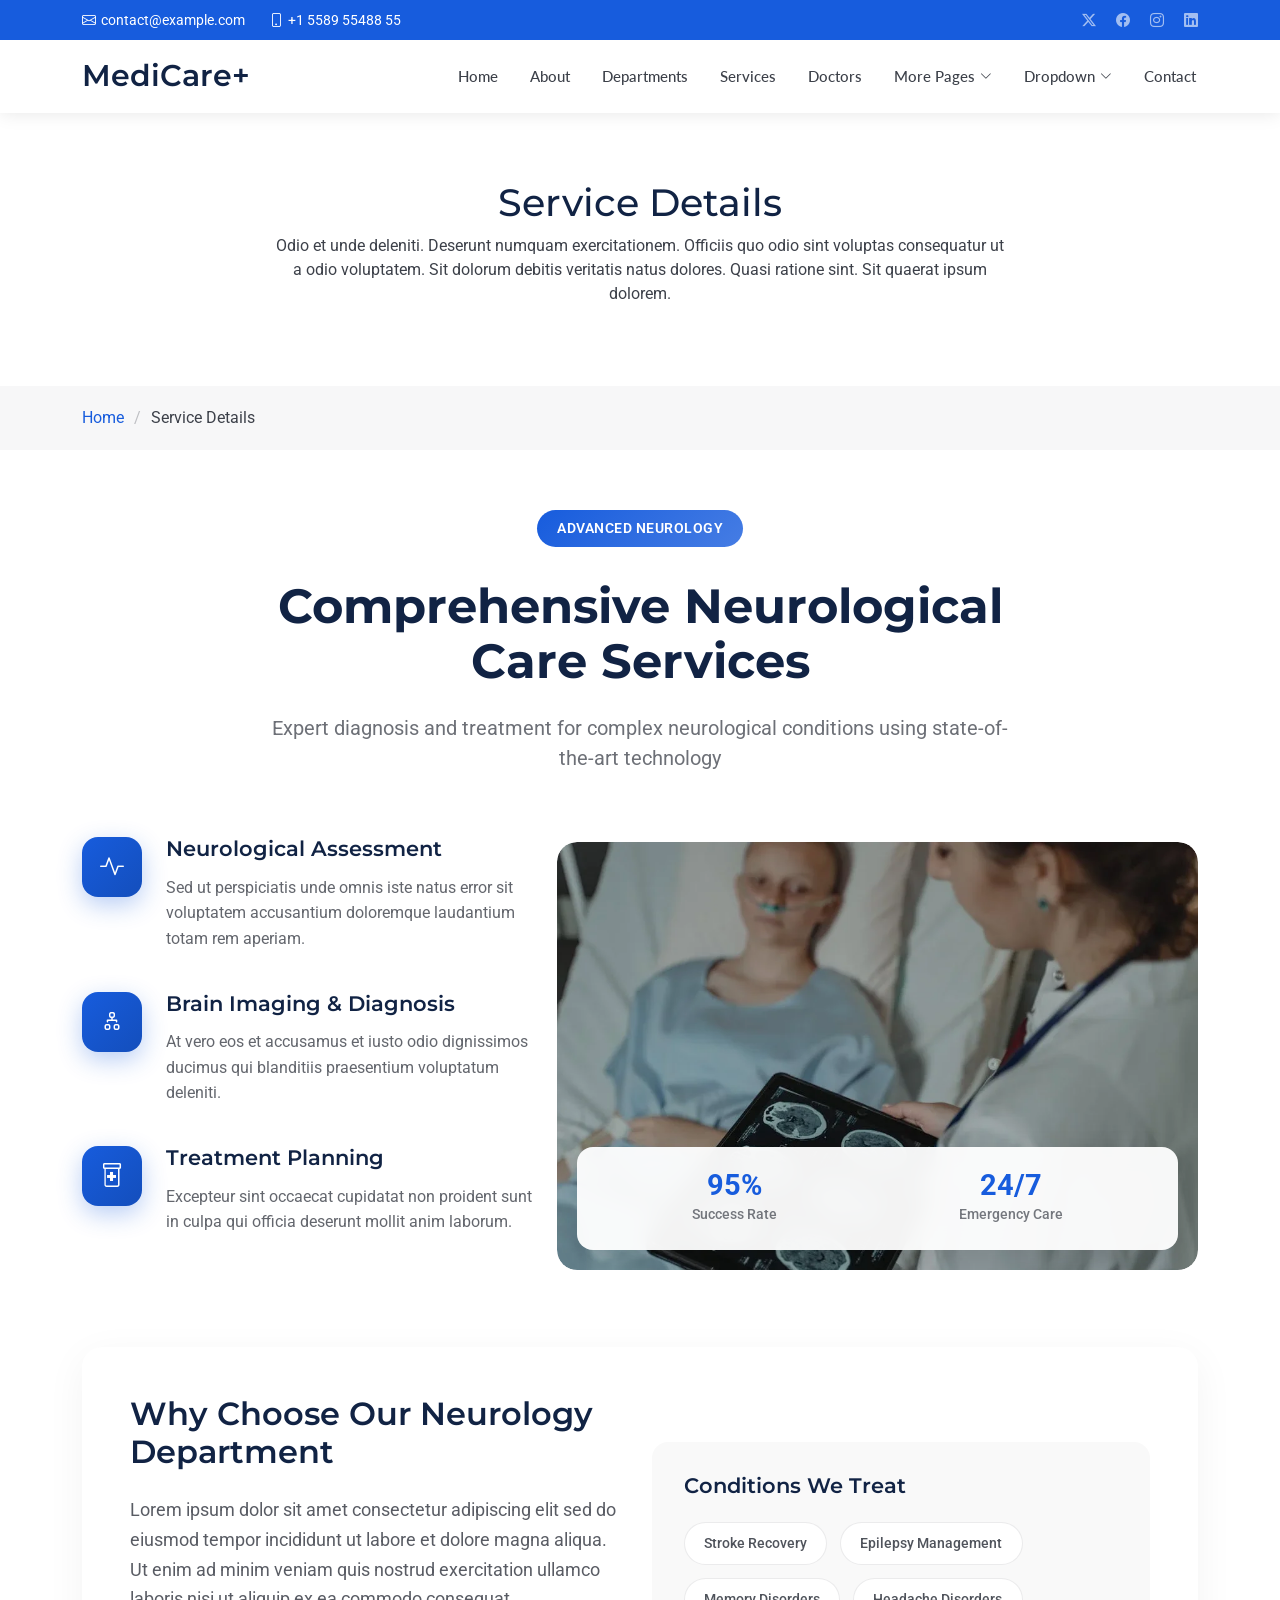
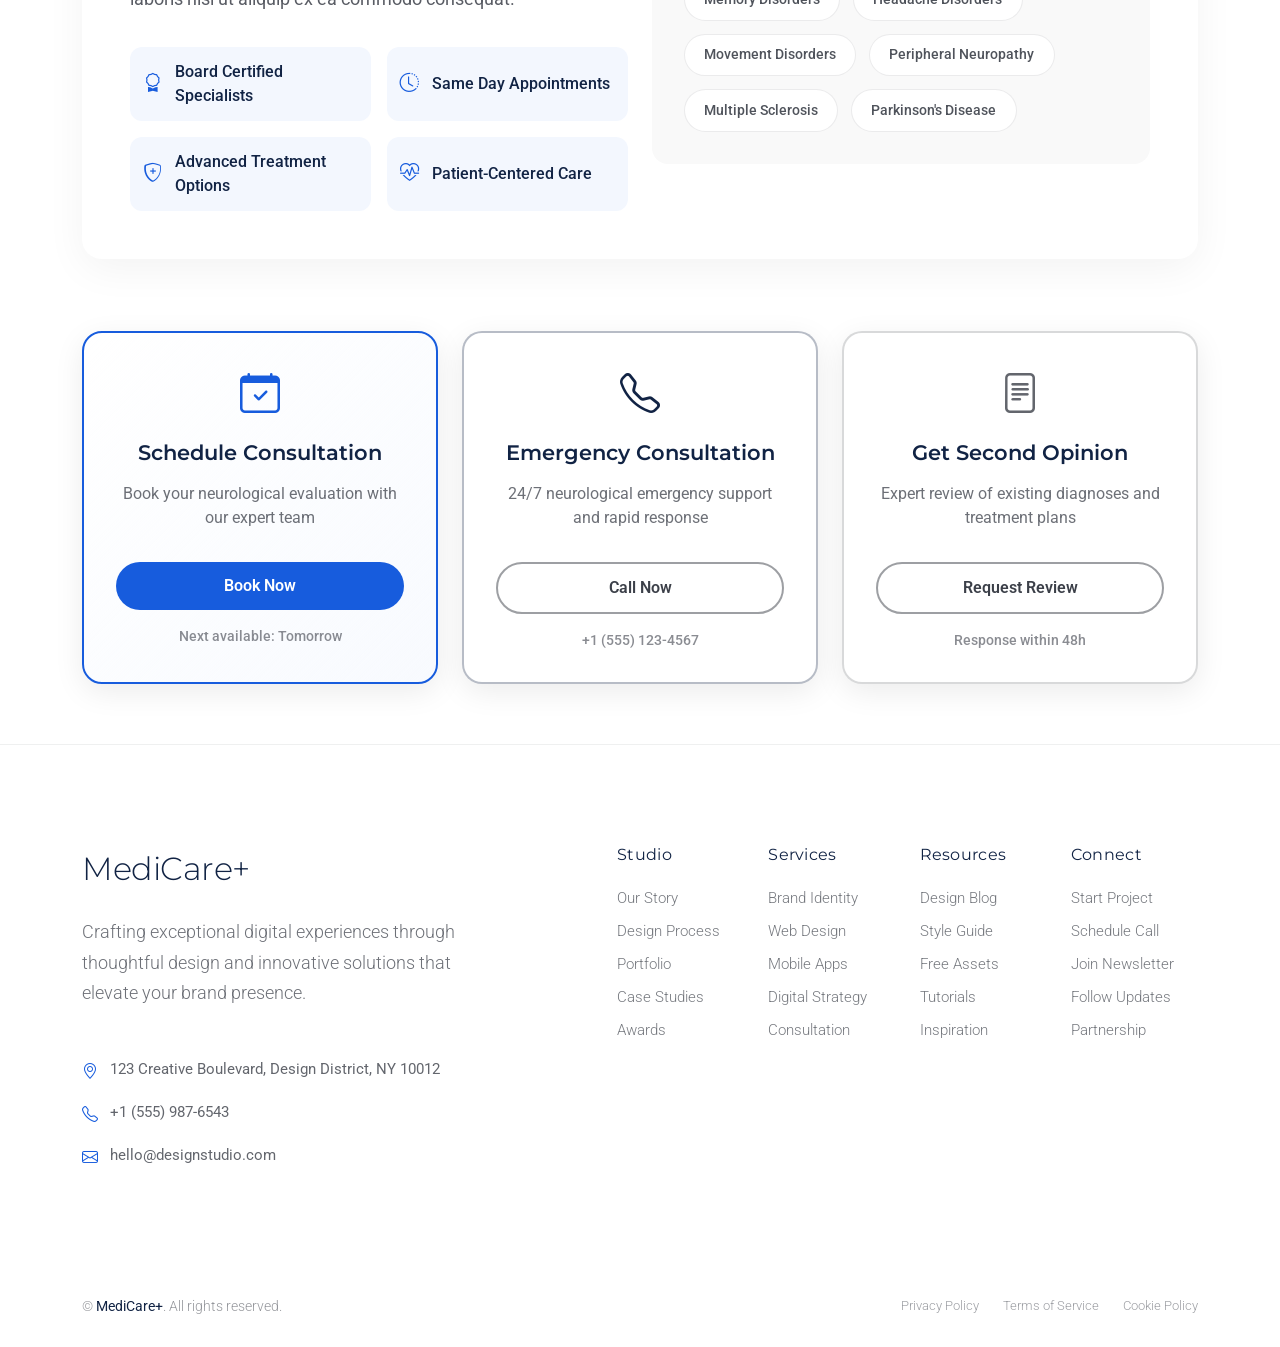
<file: service-details.html>
<!DOCTYPE html>
<html lang="en">

<head>
  <meta charset="utf-8">
  <meta content="width=device-width, initial-scale=1.0" name="viewport">
  <title>Service Details - MediCare+ Bootstrap Template</title>
  <meta name="description" content="">
  <meta name="keywords" content="">

  <!-- Favicons -->
  <link href="assets/img/favicon.png" rel="icon">
  <link href="assets/img/apple-touch-icon.png" rel="apple-touch-icon">

  <!-- Fonts -->
  <link href="https://fonts.googleapis.com" rel="preconnect">
  <link href="https://fonts.gstatic.com" rel="preconnect" crossorigin>
  <link
    href="https://fonts.googleapis.com/css2?family=Roboto:ital,wght@0,100;0,300;0,400;0,500;0,700;0,900;1,100;1,300;1,400;1,500;1,700;1,900&family=Montserrat:ital,wght@0,100;0,200;0,300;0,400;0,500;0,600;0,700;0,800;0,900;1,100;1,200;1,300;1,400;1,500;1,600;1,700;1,800;1,900&family=Lato:ital,wght@0,100;0,300;0,400;0,700;0,900;1,100;1,300;1,400;1,700;1,900&display=swap"
    rel="stylesheet">

  <!-- Vendor CSS Files -->
  <link href="assets/vendor/bootstrap/css/bootstrap.min.css" rel="stylesheet">
  <link href="assets/vendor/bootstrap-icons/bootstrap-icons.css" rel="stylesheet">
  <link href="assets/vendor/aos/aos.css" rel="stylesheet">
  <link href="assets/vendor/glightbox/css/glightbox.min.css" rel="stylesheet">
  <link href="assets/vendor/fontawesome-free/css/all.min.css" rel="stylesheet">
  <link href="assets/vendor/swiper/swiper-bundle.min.css" rel="stylesheet">

  <!-- Main CSS File -->
  <link href="assets/css/main.css" rel="stylesheet">

  <!-- =======================================================
  * Template Name: MediCare+
  * Template URL: https://bootstrapmade.com/MediCare+-bootstrap-template/
  * Updated: Jul 23 2025 with Bootstrap v5.3.7
  * Author: BootstrapMade.com
  * License: https://bootstrapmade.com/license/
  ======================================================== -->
</head>

<body class="service-details-page">

  <header id="header" class="header fixed-top">

    <div class="topbar d-flex align-items-center dark-background">
      <div class="container d-flex justify-content-center justify-content-md-between">
        <div class="contact-info d-flex align-items-center">
          <i class="bi bi-envelope d-flex align-items-center"><a
              href="mailto:contact@example.com">contact@example.com</a></i>
          <i class="bi bi-phone d-flex align-items-center ms-4"><span>+1 5589 55488 55</span></i>
        </div>
        <div class="social-links d-none d-md-flex align-items-center">
          <a href="#!" class="twitter"><i class="bi bi-twitter-x"></i></a>
          <a href="#!" class="facebook"><i class="bi bi-facebook"></i></a>
          <a href="#!" class="instagram"><i class="bi bi-instagram"></i></a>
          <a href="#!" class="linkedin"><i class="bi bi-linkedin"></i></a>
        </div>
      </div>
    </div><!-- End Top Bar -->

    <div class="branding d-flex align-items-cente">

      <div class="container position-relative d-flex align-items-center justify-content-between">
        <a href="index.html" class="logo d-flex align-items-center">
          <!-- Uncomment the line below if you also wish to use an image logo -->
          <!-- <img src="assets/img/logo.webp" alt=""> -->
          <h1 class="sitename">MediCare+</h1>
        </a>

        <nav id="navmenu" class="navmenu">
          <ul>
            <li><a href="index.html">Home</a></li>
            <li><a href="about.html">About</a></li>
            <li><a href="departments.html">Departments</a></li>
            <li><a href="services.html">Services</a></li>
            <li><a href="doctors.html">Doctors</a></li>
            <li class="dropdown"><a href="#"><span>More Pages</span> <i
                  class="bi bi-chevron-down toggle-dropdown"></i></a>
              <ul>
                <li><a href="department-details.html">Department Details</a></li>
                <li><a href="service-details.html" class="active">Service Details</a></li>
                <li><a href="appointment.html">Appointment</a></li>
                <li><a href="testimonials.html">Testimonials</a></li>
                <li><a href="faq.html">Frequently Asked Questions</a></li>
                <li><a href="gallery.html">Gallery</a></li>
                <li><a href="terms.html">Terms</a></li>
                <li><a href="privacy.html">Privacy</a></li>
                <li><a href="404.html">404</a></li>
              </ul>
            </li>
            <li class="dropdown"><a href="#"><span>Dropdown</span> <i
                  class="bi bi-chevron-down toggle-dropdown"></i></a>
              <ul>
                <li><a href="#">Dropdown 1</a></li>
                <li class="dropdown"><a href="#"><span>Deep Dropdown</span> <i
                      class="bi bi-chevron-down toggle-dropdown"></i></a>
                  <ul>
                    <li><a href="#">Deep Dropdown 1</a></li>
                    <li><a href="#">Deep Dropdown 2</a></li>
                    <li><a href="#">Deep Dropdown 3</a></li>
                    <li><a href="#">Deep Dropdown 4</a></li>
                    <li><a href="#">Deep Dropdown 5</a></li>
                  </ul>
                </li>
                <li><a href="#">Dropdown 2</a></li>
                <li><a href="#">Dropdown 3</a></li>
                <li><a href="#">Dropdown 4</a></li>
              </ul>
            </li>
            <li><a href="contact.html">Contact</a></li>
          </ul>
          <i class="mobile-nav-toggle d-xl-none bi bi-list"></i>
        </nav>

      </div>

    </div>

  </header>

  <main class="main">

    <!-- Page Title -->
    <div class="page-title">
      <div class="heading">
        <div class="container">
          <div class="row d-flex justify-content-center text-center">
            <div class="col-lg-8">
              <h1 class="heading-title">Service Details</h1>
              <p class="mb-0">
                Odio et unde deleniti. Deserunt numquam exercitationem. Officiis quo
                odio sint voluptas consequatur ut a odio voluptatem. Sit dolorum
                debitis veritatis natus dolores. Quasi ratione sint. Sit quaerat
                ipsum dolorem.
              </p>
            </div>
          </div>
        </div>
      </div>
      <nav class="breadcrumbs">
        <div class="container">
          <ol>
            <li><a href="index.html">Home</a></li>
            <li class="current">Service Details</li>
          </ol>
        </div>
      </nav>
    </div><!-- End Page Title -->

    <!-- Service Details 2 Section -->
    <section id="service-details-2" class="service-details-2 section">

      <div class="container" data-aos="fade-up" data-aos-delay="100">

        <div class="row">

          <div class="col-lg-8 mx-auto text-center mb-5" data-aos="fade-up" data-aos-delay="150">
            <div class="service-header">
              <div class="service-category">
                <span>Advanced Neurology</span>
              </div>
              <h2>Comprehensive Neurological Care Services</h2>
              <p class="lead">Expert diagnosis and treatment for complex neurological conditions using state-of-the-art
                technology</p>
            </div>
          </div>

        </div>

        <div class="row gy-4 align-items-center">

          <div class="col-lg-5" data-aos="fade-right" data-aos-delay="200">
            <div class="service-details">

              <div class="detail-item">
                <div class="icon-wrapper">
                  <i class="bi bi-activity"></i>
                </div>
                <div class="content">
                  <h4>Neurological Assessment</h4>
                  <p>Sed ut perspiciatis unde omnis iste natus error sit voluptatem accusantium doloremque laudantium
                    totam rem aperiam.</p>
                </div>
              </div>

              <div class="detail-item">
                <div class="icon-wrapper">
                  <i class="bi bi-diagram-2"></i>
                </div>
                <div class="content">
                  <h4>Brain Imaging &amp; Diagnosis</h4>
                  <p>At vero eos et accusamus et iusto odio dignissimos ducimus qui blanditiis praesentium voluptatum
                    deleniti.</p>
                </div>
              </div>

              <div class="detail-item">
                <div class="icon-wrapper">
                  <i class="bi bi-prescription2"></i>
                </div>
                <div class="content">
                  <h4>Treatment Planning</h4>
                  <p>Excepteur sint occaecat cupidatat non proident sunt in culpa qui officia deserunt mollit anim
                    laborum.</p>
                </div>
              </div>

            </div>
          </div>

          <div class="col-lg-7" data-aos="fade-left" data-aos-delay="300">
            <div class="service-visual">
              <img src="assets/img/health/neurology-2.webp" alt="Neurology Services" class="img-fluid">
              <div class="visual-overlay">
                <div class="stats-card">
                  <div class="stat">
                    <span class="number">95%</span>
                    <span class="label">Success Rate</span>
                  </div>
                  <div class="stat">
                    <span class="number">24/7</span>
                    <span class="label">Emergency Care</span>
                  </div>
                </div>
              </div>
            </div>
          </div>

        </div>

        <div class="row gy-4 mt-5">

          <div class="col-12" data-aos="fade-up" data-aos-delay="100">
            <div class="service-overview">
              <div class="row align-items-center">

                <div class="col-lg-6">
                  <h3>Why Choose Our Neurology Department</h3>
                  <p>Lorem ipsum dolor sit amet consectetur adipiscing elit sed do eiusmod tempor incididunt ut labore
                    et dolore magna aliqua. Ut enim ad minim veniam quis nostrud exercitation ullamco laboris nisi ut
                    aliquip ex ea commodo consequat.</p>

                  <div class="features-grid">
                    <div class="feature">
                      <i class="bi bi-award"></i>
                      <span>Board Certified Specialists</span>
                    </div>
                    <div class="feature">
                      <i class="bi bi-clock-history"></i>
                      <span>Same Day Appointments</span>
                    </div>
                    <div class="feature">
                      <i class="bi bi-shield-plus"></i>
                      <span>Advanced Treatment Options</span>
                    </div>
                    <div class="feature">
                      <i class="bi bi-heart-pulse"></i>
                      <span>Patient-Centered Care</span>
                    </div>
                  </div>
                </div>

                <div class="col-lg-6">
                  <div class="treatment-areas">
                    <h4>Conditions We Treat</h4>
                    <div class="condition-tags">
                      <span class="tag">Stroke Recovery</span>
                      <span class="tag">Epilepsy Management</span>
                      <span class="tag">Memory Disorders</span>
                      <span class="tag">Headache Disorders</span>
                      <span class="tag">Movement Disorders</span>
                      <span class="tag">Peripheral Neuropathy</span>
                      <span class="tag">Multiple Sclerosis</span>
                      <span class="tag">Parkinson's Disease</span>
                    </div>
                  </div>
                </div>

              </div>
            </div>
          </div>

        </div>

        <div class="row gy-4 mt-5">

          <div class="col-lg-4" data-aos="zoom-in" data-aos-delay="100">
            <div class="action-card primary">
              <div class="card-header">
                <i class="bi bi-calendar-check"></i>
                <h4>Schedule Consultation</h4>
              </div>
              <p>Book your neurological evaluation with our expert team</p>
              <div class="card-footer">
                <a href="#!" class="btn-action">Book Now</a>
                <span class="availability">Next available: Tomorrow</span>
              </div>
            </div>
          </div>

          <div class="col-lg-4" data-aos="zoom-in" data-aos-delay="200">
            <div class="action-card secondary">
              <div class="card-header">
                <i class="bi bi-telephone"></i>
                <h4>Emergency Consultation</h4>
              </div>
              <p>24/7 neurological emergency support and rapid response</p>
              <div class="card-footer">
                <a href="tel:+15551234567" class="btn-action">Call Now</a>
                <span class="availability">+1 (555) 123-4567</span>
              </div>
            </div>
          </div>

          <div class="col-lg-4" data-aos="zoom-in" data-aos-delay="300">
            <div class="action-card tertiary">
              <div class="card-header">
                <i class="bi bi-file-text"></i>
                <h4>Get Second Opinion</h4>
              </div>
              <p>Expert review of existing diagnoses and treatment plans</p>
              <div class="card-footer">
                <a href="#!" class="btn-action">Request Review</a>
                <span class="availability">Response within 48h</span>
              </div>
            </div>
          </div>

        </div>

      </div>

    </section><!-- /Service Details 2 Section -->

  </main>

  <footer id="footer" class="footer-16 footer position-relative">

    <div class="container">

      <div class="footer-main" data-aos="fade-up" data-aos-delay="100">
        <div class="row align-items-start">

          <div class="col-lg-5">
            <div class="brand-section">
              <a href="index.html" class="logo d-flex align-items-center mb-4">
                <span class="sitename">MediCare+</span>
              </a>
              <p class="brand-description">Crafting exceptional digital experiences through thoughtful design and
                innovative solutions that elevate your brand presence.</p>

              <div class="contact-info mt-5">
                <div class="contact-item">
                  <i class="bi bi-geo-alt"></i>
                  <span>123 Creative Boulevard, Design District, NY 10012</span>
                </div>
                <div class="contact-item">
                  <i class="bi bi-telephone"></i>
                  <span>+1 (555) 987-6543</span>
                </div>
                <div class="contact-item">
                  <i class="bi bi-envelope"></i>
                  <span>hello@designstudio.com</span>
                </div>
              </div>
            </div>
          </div>

          <div class="col-lg-7">
            <div class="footer-nav-wrapper">
              <div class="row">

                <div class="col-6 col-lg-3">
                  <div class="nav-column">
                    <h6>Studio</h6>
                    <nav class="footer-nav">
                      <a href="#!">Our Story</a>
                      <a href="#!">Design Process</a>
                      <a href="#!">Portfolio</a>
                      <a href="#!">Case Studies</a>
                      <a href="#!">Awards</a>
                    </nav>
                  </div>
                </div>

                <div class="col-6 col-lg-3">
                  <div class="nav-column">
                    <h6>Services</h6>
                    <nav class="footer-nav">
                      <a href="#!">Brand Identity</a>
                      <a href="#!">Web Design</a>
                      <a href="#!">Mobile Apps</a>
                      <a href="#!">Digital Strategy</a>
                      <a href="#!">Consultation</a>
                    </nav>
                  </div>
                </div>

                <div class="col-6 col-lg-3">
                  <div class="nav-column">
                    <h6>Resources</h6>
                    <nav class="footer-nav">
                      <a href="#!">Design Blog</a>
                      <a href="#!">Style Guide</a>
                      <a href="#!">Free Assets</a>
                      <a href="#!">Tutorials</a>
                      <a href="#!">Inspiration</a>
                    </nav>
                  </div>
                </div>

                <div class="col-6 col-lg-3">
                  <div class="nav-column">
                    <h6>Connect</h6>
                    <nav class="footer-nav">
                      <a href="#!">Start Project</a>
                      <a href="#!">Schedule Call</a>
                      <a href="#!">Join Newsletter</a>
                      <a href="#!">Follow Updates</a>
                      <a href="#!">Partnership</a>
                    </nav>
                  </div>
                </div>

              </div>
            </div>
          </div>

        </div>
      </div>

    </div>

    <div class="footer-bottom">
      <div class="container">
        <div class="bottom-content" data-aos="fade-up" data-aos-delay="300">
          <div class="row align-items-center">

            <div class="col-lg-6">
              <div class="copyright">
                <p>© <span class="sitename">MediCare+</span>. All rights reserved.</p>
              </div>
            </div>

            <div class="col-lg-6">
              <div class="legal-links">
                <a href="#!">Privacy Policy</a>
                <a href="#!">Terms of Service</a>
                <a href="#!">Cookie Policy</a>
              </div>
            </div>

          </div>
        </div>
      </div>
    </div>

  </footer>

  <!-- Scroll Top -->
  <a href="#!" id="scroll-top" class="scroll-top d-flex align-items-center justify-content-center"><i
      class="bi bi-arrow-up-short"></i></a>

  <!-- Preloader -->
  <div id="preloader"></div>

  <!-- Vendor JS Files -->
  <script src="assets/vendor/bootstrap/js/bootstrap.bundle.min.js"></script>
  <script src="assets/vendor/php-email-form/validate.js"></script>
  <script src="assets/vendor/aos/aos.js"></script>
  <script src="assets/vendor/glightbox/js/glightbox.min.js"></script>
  <script src="assets/vendor/purecounter/purecounter_vanilla.js"></script>
  <script src="assets/vendor/swiper/swiper-bundle.min.js"></script>

  <!-- Main JS File -->
  <script src="assets/js/main.js"></script>

</body>

</html>
</file>
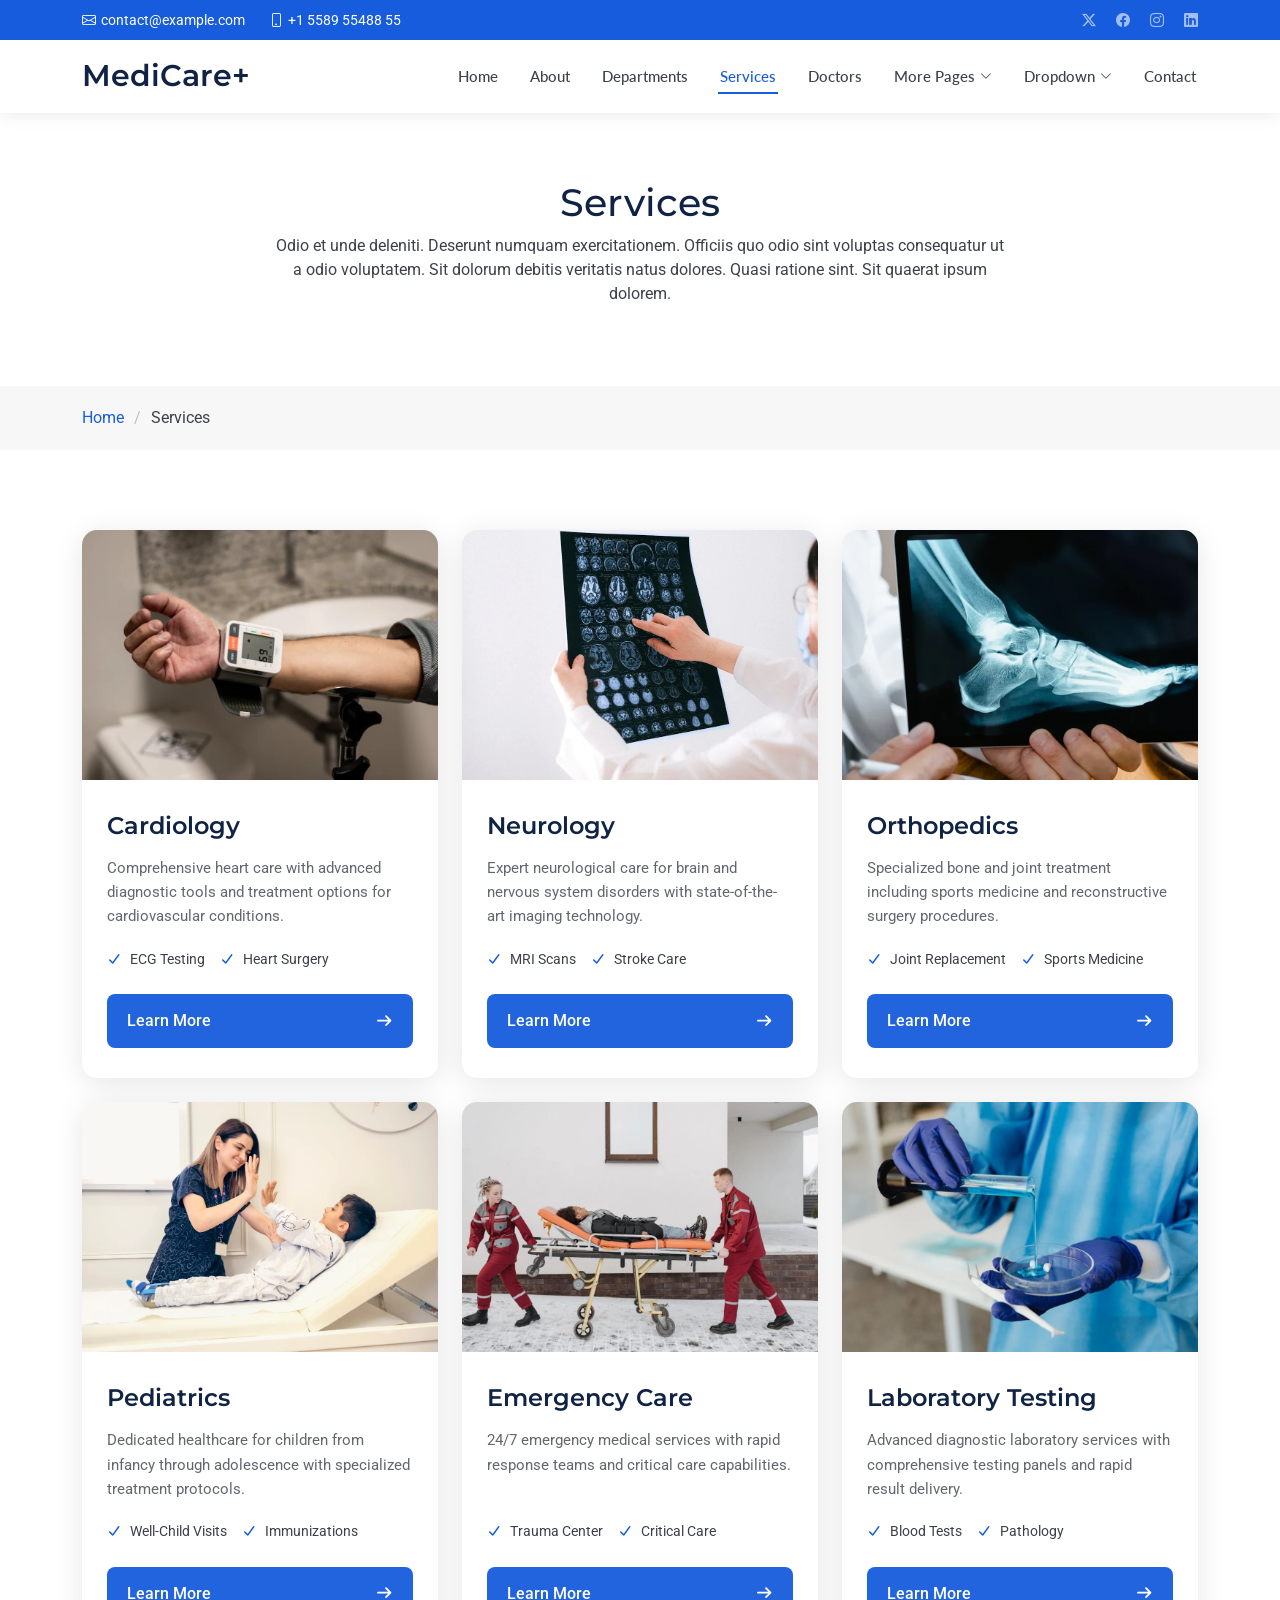
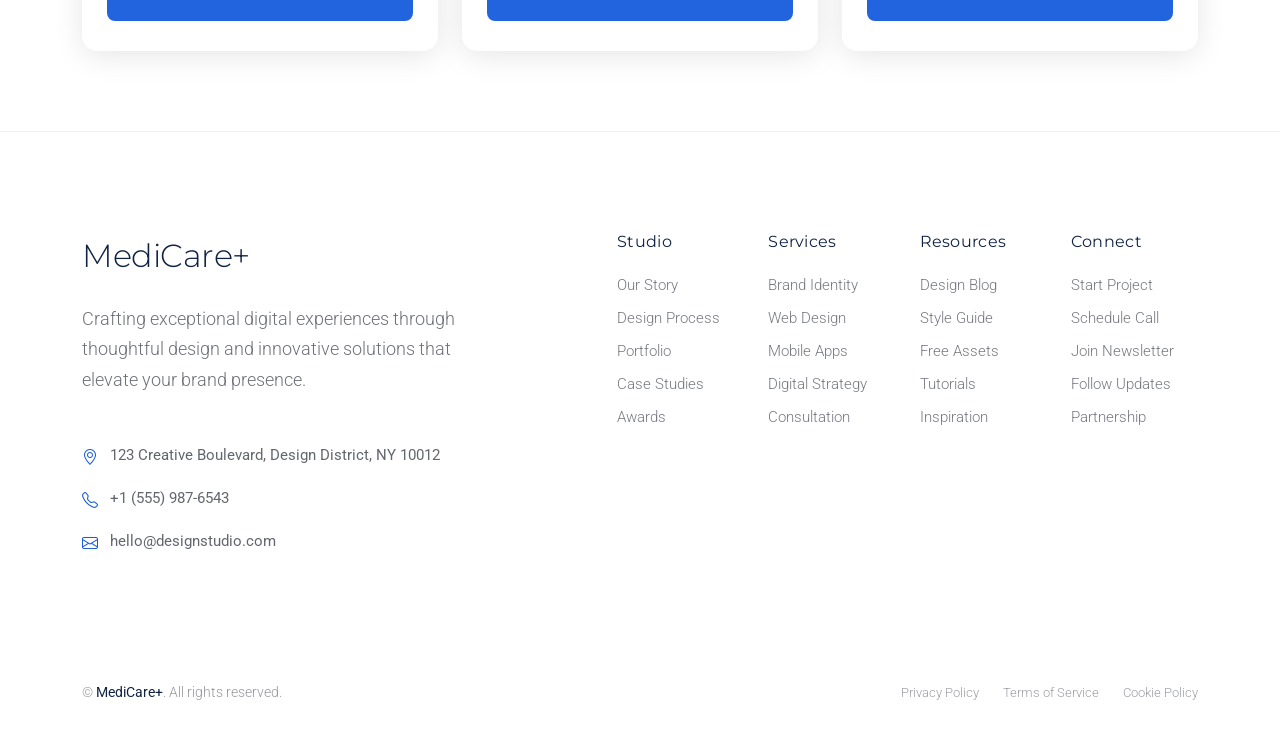
<file: services.html>
<!DOCTYPE html>
<html lang="en">

<head>
  <meta charset="utf-8">
  <meta content="width=device-width, initial-scale=1.0" name="viewport">
  <title>Services - MediCare+ Bootstrap Template</title>
  <meta name="description" content="">
  <meta name="keywords" content="">

  <!-- Favicons -->
  <link href="assets/img/favicon.png" rel="icon">
  <link href="assets/img/apple-touch-icon.png" rel="apple-touch-icon">

  <!-- Fonts -->
  <link href="https://fonts.googleapis.com" rel="preconnect">
  <link href="https://fonts.gstatic.com" rel="preconnect" crossorigin>
  <link
    href="https://fonts.googleapis.com/css2?family=Roboto:ital,wght@0,100;0,300;0,400;0,500;0,700;0,900;1,100;1,300;1,400;1,500;1,700;1,900&family=Montserrat:ital,wght@0,100;0,200;0,300;0,400;0,500;0,600;0,700;0,800;0,900;1,100;1,200;1,300;1,400;1,500;1,600;1,700;1,800;1,900&family=Lato:ital,wght@0,100;0,300;0,400;0,700;0,900;1,100;1,300;1,400;1,700;1,900&display=swap"
    rel="stylesheet">

  <!-- Vendor CSS Files -->
  <link href="assets/vendor/bootstrap/css/bootstrap.min.css" rel="stylesheet">
  <link href="assets/vendor/bootstrap-icons/bootstrap-icons.css" rel="stylesheet">
  <link href="assets/vendor/aos/aos.css" rel="stylesheet">
  <link href="assets/vendor/glightbox/css/glightbox.min.css" rel="stylesheet">
  <link href="assets/vendor/fontawesome-free/css/all.min.css" rel="stylesheet">
  <link href="assets/vendor/swiper/swiper-bundle.min.css" rel="stylesheet">

  <!-- Main CSS File -->
  <link href="assets/css/main.css" rel="stylesheet">

  <!-- =======================================================
  * Template Name: MediCare+
  * Template URL: https://bootstrapmade.com/MediCare+-bootstrap-template/
  * Updated: Jul 23 2025 with Bootstrap v5.3.7
  * Author: BootstrapMade.com
  * License: https://bootstrapmade.com/license/
  ======================================================== -->
</head>

<body class="services-page">

  <header id="header" class="header fixed-top">

    <div class="topbar d-flex align-items-center dark-background">
      <div class="container d-flex justify-content-center justify-content-md-between">
        <div class="contact-info d-flex align-items-center">
          <i class="bi bi-envelope d-flex align-items-center"><a
              href="mailto:contact@example.com">contact@example.com</a></i>
          <i class="bi bi-phone d-flex align-items-center ms-4"><span>+1 5589 55488 55</span></i>
        </div>
        <div class="social-links d-none d-md-flex align-items-center">
          <a href="#!" class="twitter"><i class="bi bi-twitter-x"></i></a>
          <a href="#!" class="facebook"><i class="bi bi-facebook"></i></a>
          <a href="#!" class="instagram"><i class="bi bi-instagram"></i></a>
          <a href="#!" class="linkedin"><i class="bi bi-linkedin"></i></a>
        </div>
      </div>
    </div><!-- End Top Bar -->

    <div class="branding d-flex align-items-cente">

      <div class="container position-relative d-flex align-items-center justify-content-between">
        <a href="index.html" class="logo d-flex align-items-center">
          <!-- Uncomment the line below if you also wish to use an image logo -->
          <!-- <img src="assets/img/logo.webp" alt=""> -->
          <h1 class="sitename">MediCare+</h1>
        </a>

        <nav id="navmenu" class="navmenu">
          <ul>
            <li><a href="index.html">Home</a></li>
            <li><a href="about.html">About</a></li>
            <li><a href="departments.html">Departments</a></li>
            <li><a href="services.html" class="active">Services</a></li>
            <li><a href="doctors.html">Doctors</a></li>
            <li class="dropdown"><a href="#"><span>More Pages</span> <i
                  class="bi bi-chevron-down toggle-dropdown"></i></a>
              <ul>
                <li><a href="department-details.html">Department Details</a></li>
                <li><a href="service-details.html">Service Details</a></li>
                <li><a href="appointment.html">Appointment</a></li>
                <li><a href="testimonials.html">Testimonials</a></li>
                <li><a href="faq.html">Frequently Asked Questions</a></li>
                <li><a href="gallery.html">Gallery</a></li>
                <li><a href="terms.html">Terms</a></li>
                <li><a href="privacy.html">Privacy</a></li>
                <li><a href="404.html">404</a></li>
              </ul>
            </li>
            <li class="dropdown"><a href="#"><span>Dropdown</span> <i
                  class="bi bi-chevron-down toggle-dropdown"></i></a>
              <ul>
                <li><a href="#">Dropdown 1</a></li>
                <li class="dropdown"><a href="#"><span>Deep Dropdown</span> <i
                      class="bi bi-chevron-down toggle-dropdown"></i></a>
                  <ul>
                    <li><a href="#">Deep Dropdown 1</a></li>
                    <li><a href="#">Deep Dropdown 2</a></li>
                    <li><a href="#">Deep Dropdown 3</a></li>
                    <li><a href="#">Deep Dropdown 4</a></li>
                    <li><a href="#">Deep Dropdown 5</a></li>
                  </ul>
                </li>
                <li><a href="#">Dropdown 2</a></li>
                <li><a href="#">Dropdown 3</a></li>
                <li><a href="#">Dropdown 4</a></li>
              </ul>
            </li>
            <li><a href="contact.html">Contact</a></li>
          </ul>
          <i class="mobile-nav-toggle d-xl-none bi bi-list"></i>
        </nav>

      </div>

    </div>

  </header>

  <main class="main">

    <!-- Page Title -->
    <div class="page-title">
      <div class="heading">
        <div class="container">
          <div class="row d-flex justify-content-center text-center">
            <div class="col-lg-8">
              <h1 class="heading-title">Services</h1>
              <p class="mb-0">
                Odio et unde deleniti. Deserunt numquam exercitationem. Officiis quo
                odio sint voluptas consequatur ut a odio voluptatem. Sit dolorum
                debitis veritatis natus dolores. Quasi ratione sint. Sit quaerat
                ipsum dolorem.
              </p>
            </div>
          </div>
        </div>
      </div>
      <nav class="breadcrumbs">
        <div class="container">
          <ol>
            <li><a href="index.html">Home</a></li>
            <li class="current">Services</li>
          </ol>
        </div>
      </nav>
    </div><!-- End Page Title -->

    <!-- Services Section -->
    <section id="services" class="services section">

      <div class="container" data-aos="fade-up" data-aos-delay="100">

        <div class="row gy-4">

          <div class="col-lg-4 col-md-6" data-aos="fade-up" data-aos-delay="200">
            <div class="service-item">
              <div class="service-image">
                <img src="assets/img/health/cardiology-2.webp" alt="Cardiology Services" class="img-fluid">
                <div class="service-overlay">
                  <i class="fas fa-heartbeat"></i>
                </div>
              </div>
              <div class="service-content">
                <h3>Cardiology</h3>
                <p>Comprehensive heart care with advanced diagnostic tools and treatment options for cardiovascular
                  conditions.</p>
                <div class="service-features">
                  <span class="feature-item"><i class="fas fa-check"></i> ECG Testing</span>
                  <span class="feature-item"><i class="fas fa-check"></i> Heart Surgery</span>
                </div>
                <a href="service-details.html" class="service-btn">
                  <span>Learn More</span>
                  <i class="fas fa-arrow-right"></i>
                </a>
              </div>
            </div>
          </div><!-- End Service Item -->

          <div class="col-lg-4 col-md-6" data-aos="fade-up" data-aos-delay="250">
            <div class="service-item">
              <div class="service-image">
                <img src="assets/img/health/neurology-3.webp" alt="Neurology Services" class="img-fluid">
                <div class="service-overlay">
                  <i class="fas fa-brain"></i>
                </div>
              </div>
              <div class="service-content">
                <h3>Neurology</h3>
                <p>Expert neurological care for brain and nervous system disorders with state-of-the-art imaging
                  technology.</p>
                <div class="service-features">
                  <span class="feature-item"><i class="fas fa-check"></i> MRI Scans</span>
                  <span class="feature-item"><i class="fas fa-check"></i> Stroke Care</span>
                </div>
                <a href="service-details.html" class="service-btn">
                  <span>Learn More</span>
                  <i class="fas fa-arrow-right"></i>
                </a>
              </div>
            </div>
          </div><!-- End Service Item -->

          <div class="col-lg-4 col-md-6" data-aos="fade-up" data-aos-delay="300">
            <div class="service-item">
              <div class="service-image">
                <img src="assets/img/health/orthopedics-1.webp" alt="Orthopedics Services" class="img-fluid">
                <div class="service-overlay">
                  <i class="fas fa-bone"></i>
                </div>
              </div>
              <div class="service-content">
                <h3>Orthopedics</h3>
                <p>Specialized bone and joint treatment including sports medicine and reconstructive surgery procedures.
                </p>
                <div class="service-features">
                  <span class="feature-item"><i class="fas fa-check"></i> Joint Replacement</span>
                  <span class="feature-item"><i class="fas fa-check"></i> Sports Medicine</span>
                </div>
                <a href="service-details.html" class="service-btn">
                  <span>Learn More</span>
                  <i class="fas fa-arrow-right"></i>
                </a>
              </div>
            </div>
          </div><!-- End Service Item -->

          <div class="col-lg-4 col-md-6" data-aos="fade-up" data-aos-delay="350">
            <div class="service-item">
              <div class="service-image">
                <img src="assets/img/health/pediatrics-4.webp" alt="Pediatrics Services" class="img-fluid">
                <div class="service-overlay">
                  <i class="fas fa-child"></i>
                </div>
              </div>
              <div class="service-content">
                <h3>Pediatrics</h3>
                <p>Dedicated healthcare for children from infancy through adolescence with specialized treatment
                  protocols.</p>
                <div class="service-features">
                  <span class="feature-item"><i class="fas fa-check"></i> Well-Child Visits</span>
                  <span class="feature-item"><i class="fas fa-check"></i> Immunizations</span>
                </div>
                <a href="service-details.html" class="service-btn">
                  <span>Learn More</span>
                  <i class="fas fa-arrow-right"></i>
                </a>
              </div>
            </div>
          </div><!-- End Service Item -->

          <div class="col-lg-4 col-md-6" data-aos="fade-up" data-aos-delay="400">
            <div class="service-item">
              <div class="service-image">
                <img src="assets/img/health/emergency-2.webp" alt="Emergency Services" class="img-fluid">
                <div class="service-overlay">
                  <i class="fas fa-ambulance"></i>
                </div>
              </div>
              <div class="service-content">
                <h3>Emergency Care</h3>
                <p>24/7 emergency medical services with rapid response teams and critical care capabilities.</p>
                <div class="service-features">
                  <span class="feature-item"><i class="fas fa-check"></i> Trauma Center</span>
                  <span class="feature-item"><i class="fas fa-check"></i> Critical Care</span>
                </div>
                <a href="service-details.html" class="service-btn">
                  <span>Learn More</span>
                  <i class="fas fa-arrow-right"></i>
                </a>
              </div>
            </div>
          </div><!-- End Service Item -->

          <div class="col-lg-4 col-md-6" data-aos="fade-up" data-aos-delay="450">
            <div class="service-item">
              <div class="service-image">
                <img src="assets/img/health/laboratory-3.webp" alt="Laboratory Services" class="img-fluid">
                <div class="service-overlay">
                  <i class="fas fa-microscope"></i>
                </div>
              </div>
              <div class="service-content">
                <h3>Laboratory Testing</h3>
                <p>Advanced diagnostic laboratory services with comprehensive testing panels and rapid result delivery.
                </p>
                <div class="service-features">
                  <span class="feature-item"><i class="fas fa-check"></i> Blood Tests</span>
                  <span class="feature-item"><i class="fas fa-check"></i> Pathology</span>
                </div>
                <a href="service-details.html" class="service-btn">
                  <span>Learn More</span>
                  <i class="fas fa-arrow-right"></i>
                </a>
              </div>
            </div>
          </div><!-- End Service Item -->

        </div>

      </div>

    </section><!-- /Services Section -->

  </main>

  <footer id="footer" class="footer-16 footer position-relative">

    <div class="container">

      <div class="footer-main" data-aos="fade-up" data-aos-delay="100">
        <div class="row align-items-start">

          <div class="col-lg-5">
            <div class="brand-section">
              <a href="index.html" class="logo d-flex align-items-center mb-4">
                <span class="sitename">MediCare+</span>
              </a>
              <p class="brand-description">Crafting exceptional digital experiences through thoughtful design and
                innovative solutions that elevate your brand presence.</p>

              <div class="contact-info mt-5">
                <div class="contact-item">
                  <i class="bi bi-geo-alt"></i>
                  <span>123 Creative Boulevard, Design District, NY 10012</span>
                </div>
                <div class="contact-item">
                  <i class="bi bi-telephone"></i>
                  <span>+1 (555) 987-6543</span>
                </div>
                <div class="contact-item">
                  <i class="bi bi-envelope"></i>
                  <span>hello@designstudio.com</span>
                </div>
              </div>
            </div>
          </div>

          <div class="col-lg-7">
            <div class="footer-nav-wrapper">
              <div class="row">

                <div class="col-6 col-lg-3">
                  <div class="nav-column">
                    <h6>Studio</h6>
                    <nav class="footer-nav">
                      <a href="#!">Our Story</a>
                      <a href="#!">Design Process</a>
                      <a href="#!">Portfolio</a>
                      <a href="#!">Case Studies</a>
                      <a href="#!">Awards</a>
                    </nav>
                  </div>
                </div>

                <div class="col-6 col-lg-3">
                  <div class="nav-column">
                    <h6>Services</h6>
                    <nav class="footer-nav">
                      <a href="#!">Brand Identity</a>
                      <a href="#!">Web Design</a>
                      <a href="#!">Mobile Apps</a>
                      <a href="#!">Digital Strategy</a>
                      <a href="#!">Consultation</a>
                    </nav>
                  </div>
                </div>

                <div class="col-6 col-lg-3">
                  <div class="nav-column">
                    <h6>Resources</h6>
                    <nav class="footer-nav">
                      <a href="#!">Design Blog</a>
                      <a href="#!">Style Guide</a>
                      <a href="#!">Free Assets</a>
                      <a href="#!">Tutorials</a>
                      <a href="#!">Inspiration</a>
                    </nav>
                  </div>
                </div>

                <div class="col-6 col-lg-3">
                  <div class="nav-column">
                    <h6>Connect</h6>
                    <nav class="footer-nav">
                      <a href="#!">Start Project</a>
                      <a href="#!">Schedule Call</a>
                      <a href="#!">Join Newsletter</a>
                      <a href="#!">Follow Updates</a>
                      <a href="#!">Partnership</a>
                    </nav>
                  </div>
                </div>

              </div>
            </div>
          </div>

        </div>
      </div>

    </div>

    <div class="footer-bottom">
      <div class="container">
        <div class="bottom-content" data-aos="fade-up" data-aos-delay="300">
          <div class="row align-items-center">

            <div class="col-lg-6">
              <div class="copyright">
                <p>© <span class="sitename">MediCare+</span>. All rights reserved.</p>
              </div>
            </div>

            <div class="col-lg-6">
              <div class="legal-links">
                <a href="#!">Privacy Policy</a>
                <a href="#!">Terms of Service</a>
                <a href="#!">Cookie Policy</a>
              </div>
            </div>

          </div>
        </div>
      </div>
    </div>

  </footer>

  <!-- Scroll Top -->
  <a href="#!" id="scroll-top" class="scroll-top d-flex align-items-center justify-content-center"><i
      class="bi bi-arrow-up-short"></i></a>

  <!-- Preloader -->
  <div id="preloader"></div>

  <!-- Vendor JS Files -->
  <script src="assets/vendor/bootstrap/js/bootstrap.bundle.min.js"></script>
  <script src="assets/vendor/php-email-form/validate.js"></script>
  <script src="assets/vendor/aos/aos.js"></script>
  <script src="assets/vendor/glightbox/js/glightbox.min.js"></script>
  <script src="assets/vendor/purecounter/purecounter_vanilla.js"></script>
  <script src="assets/vendor/swiper/swiper-bundle.min.js"></script>

  <!-- Main JS File -->
  <script src="assets/js/main.js"></script>

</body>

</html>
</file>
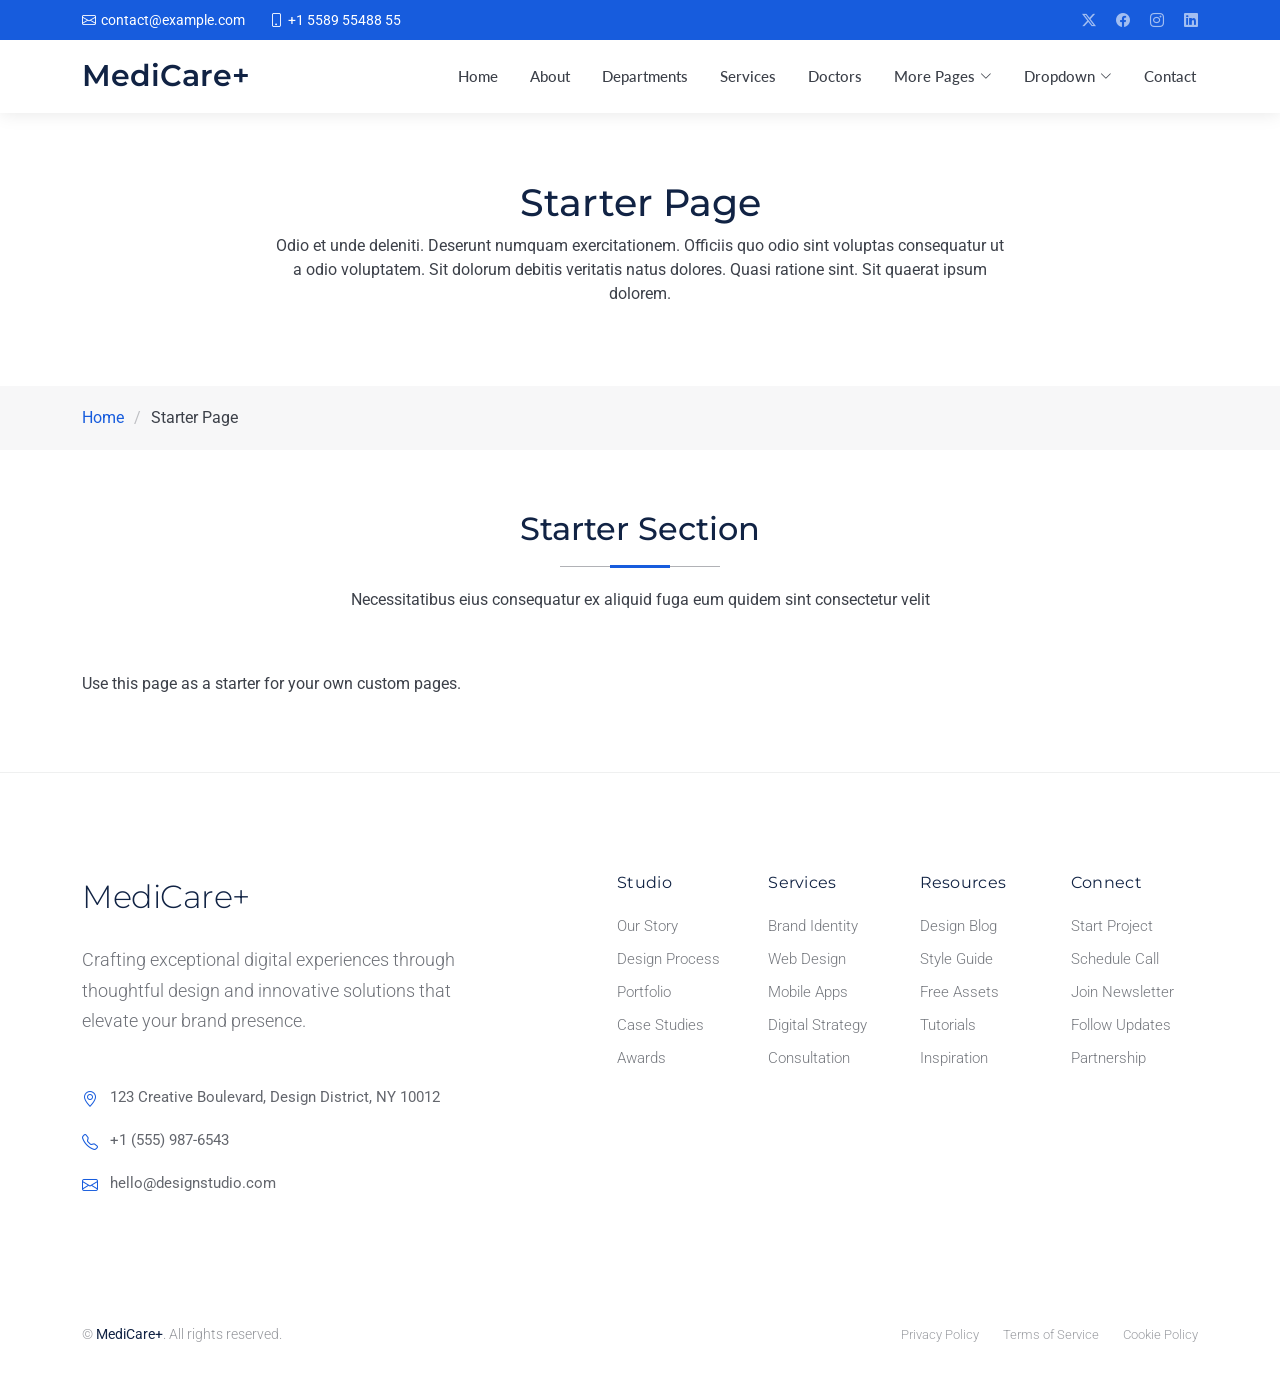
<file: starter-page.html>
<!DOCTYPE html>
<html lang="en">

<head>
  <meta charset="utf-8">
  <meta content="width=device-width, initial-scale=1.0" name="viewport">
  <title>Starter Page - MediCare+ Bootstrap Template</title>
  <meta name="description" content="">
  <meta name="keywords" content="">

  <!-- Favicons -->
  <link href="assets/img/favicon.png" rel="icon">
  <link href="assets/img/apple-touch-icon.png" rel="apple-touch-icon">

  <!-- Fonts -->
  <link href="https://fonts.googleapis.com" rel="preconnect">
  <link href="https://fonts.gstatic.com" rel="preconnect" crossorigin>
  <link
    href="https://fonts.googleapis.com/css2?family=Roboto:ital,wght@0,100;0,300;0,400;0,500;0,700;0,900;1,100;1,300;1,400;1,500;1,700;1,900&family=Montserrat:ital,wght@0,100;0,200;0,300;0,400;0,500;0,600;0,700;0,800;0,900;1,100;1,200;1,300;1,400;1,500;1,600;1,700;1,800;1,900&family=Lato:ital,wght@0,100;0,300;0,400;0,700;0,900;1,100;1,300;1,400;1,700;1,900&display=swap"
    rel="stylesheet">

  <!-- Vendor CSS Files -->
  <link href="assets/vendor/bootstrap/css/bootstrap.min.css" rel="stylesheet">
  <link href="assets/vendor/bootstrap-icons/bootstrap-icons.css" rel="stylesheet">
  <link href="assets/vendor/aos/aos.css" rel="stylesheet">
  <link href="assets/vendor/glightbox/css/glightbox.min.css" rel="stylesheet">
  <link href="assets/vendor/fontawesome-free/css/all.min.css" rel="stylesheet">
  <link href="assets/vendor/swiper/swiper-bundle.min.css" rel="stylesheet">

  <!-- Main CSS File -->
  <link href="assets/css/main.css" rel="stylesheet">

  <!-- =======================================================
  * Template Name: MediCare+
  * Template URL: https://bootstrapmade.com/MediCare+-bootstrap-template/
  * Updated: Jul 23 2025 with Bootstrap v5.3.7
  * Author: BootstrapMade.com
  * License: https://bootstrapmade.com/license/
  ======================================================== -->
</head>

<body class="starter-page-page">

  <header id="header" class="header fixed-top">

    <div class="topbar d-flex align-items-center dark-background">
      <div class="container d-flex justify-content-center justify-content-md-between">
        <div class="contact-info d-flex align-items-center">
          <i class="bi bi-envelope d-flex align-items-center"><a
              href="mailto:contact@example.com">contact@example.com</a></i>
          <i class="bi bi-phone d-flex align-items-center ms-4"><span>+1 5589 55488 55</span></i>
        </div>
        <div class="social-links d-none d-md-flex align-items-center">
          <a href="#!" class="twitter"><i class="bi bi-twitter-x"></i></a>
          <a href="#!" class="facebook"><i class="bi bi-facebook"></i></a>
          <a href="#!" class="instagram"><i class="bi bi-instagram"></i></a>
          <a href="#!" class="linkedin"><i class="bi bi-linkedin"></i></a>
        </div>
      </div>
    </div><!-- End Top Bar -->

    <div class="branding d-flex align-items-cente">

      <div class="container position-relative d-flex align-items-center justify-content-between">
        <a href="index.html" class="logo d-flex align-items-center">
          <!-- Uncomment the line below if you also wish to use an image logo -->
          <!-- <img src="assets/img/logo.webp" alt=""> -->
          <h1 class="sitename">MediCare+</h1>
        </a>

        <nav id="navmenu" class="navmenu">
          <ul>
            <li><a href="index.html">Home</a></li>
            <li><a href="about.html">About</a></li>
            <li><a href="departments.html">Departments</a></li>
            <li><a href="services.html">Services</a></li>
            <li><a href="doctors.html">Doctors</a></li>
            <li class="dropdown"><a href="#"><span>More Pages</span> <i
                  class="bi bi-chevron-down toggle-dropdown"></i></a>
              <ul>
                <li><a href="department-details.html">Department Details</a></li>
                <li><a href="service-details.html">Service Details</a></li>
                <li><a href="appointment.html">Appointment</a></li>
                <li><a href="testimonials.html">Testimonials</a></li>
                <li><a href="faq.html">Frequently Asked Questions</a></li>
                <li><a href="gallery.html">Gallery</a></li>
                <li><a href="terms.html">Terms</a></li>
                <li><a href="privacy.html">Privacy</a></li>
                <li><a href="404.html">404</a></li>
              </ul>
            </li>
            <li class="dropdown"><a href="#"><span>Dropdown</span> <i
                  class="bi bi-chevron-down toggle-dropdown"></i></a>
              <ul>
                <li><a href="#">Dropdown 1</a></li>
                <li class="dropdown"><a href="#"><span>Deep Dropdown</span> <i
                      class="bi bi-chevron-down toggle-dropdown"></i></a>
                  <ul>
                    <li><a href="#">Deep Dropdown 1</a></li>
                    <li><a href="#">Deep Dropdown 2</a></li>
                    <li><a href="#">Deep Dropdown 3</a></li>
                    <li><a href="#">Deep Dropdown 4</a></li>
                    <li><a href="#">Deep Dropdown 5</a></li>
                  </ul>
                </li>
                <li><a href="#">Dropdown 2</a></li>
                <li><a href="#">Dropdown 3</a></li>
                <li><a href="#">Dropdown 4</a></li>
              </ul>
            </li>
            <li><a href="contact.html">Contact</a></li>
          </ul>
          <i class="mobile-nav-toggle d-xl-none bi bi-list"></i>
        </nav>

      </div>

    </div>

  </header>

  <main class="main">

    <!-- Page Title -->
    <div class="page-title">
      <div class="heading">
        <div class="container">
          <div class="row d-flex justify-content-center text-center">
            <div class="col-lg-8">
              <h1 class="heading-title">Starter Page</h1>
              <p class="mb-0">
                Odio et unde deleniti. Deserunt numquam exercitationem. Officiis quo
                odio sint voluptas consequatur ut a odio voluptatem. Sit dolorum
                debitis veritatis natus dolores. Quasi ratione sint. Sit quaerat
                ipsum dolorem.
              </p>
            </div>
          </div>
        </div>
      </div>
      <nav class="breadcrumbs">
        <div class="container">
          <ol>
            <li><a href="index.html">Home</a></li>
            <li class="current">Starter Page</li>
          </ol>
        </div>
      </nav>
    </div><!-- End Page Title -->

    <!-- Starter Section Section -->
    <section id="starter-section" class="starter-section section">

      <!-- Section Title -->
      <div class="container section-title" data-aos="fade-up">
        <h2>Starter Section</h2>
        <p>Necessitatibus eius consequatur ex aliquid fuga eum quidem sint consectetur velit</p>
      </div><!-- End Section Title -->

      <div class="container" data-aos="fade-up">
        <p>Use this page as a starter for your own custom pages.</p>
      </div>

    </section><!-- /Starter Section Section -->

  </main>

  <footer id="footer" class="footer-16 footer position-relative">

    <div class="container">

      <div class="footer-main" data-aos="fade-up" data-aos-delay="100">
        <div class="row align-items-start">

          <div class="col-lg-5">
            <div class="brand-section">
              <a href="index.html" class="logo d-flex align-items-center mb-4">
                <span class="sitename">MediCare+</span>
              </a>
              <p class="brand-description">Crafting exceptional digital experiences through thoughtful design and
                innovative solutions that elevate your brand presence.</p>

              <div class="contact-info mt-5">
                <div class="contact-item">
                  <i class="bi bi-geo-alt"></i>
                  <span>123 Creative Boulevard, Design District, NY 10012</span>
                </div>
                <div class="contact-item">
                  <i class="bi bi-telephone"></i>
                  <span>+1 (555) 987-6543</span>
                </div>
                <div class="contact-item">
                  <i class="bi bi-envelope"></i>
                  <span>hello@designstudio.com</span>
                </div>
              </div>
            </div>
          </div>

          <div class="col-lg-7">
            <div class="footer-nav-wrapper">
              <div class="row">

                <div class="col-6 col-lg-3">
                  <div class="nav-column">
                    <h6>Studio</h6>
                    <nav class="footer-nav">
                      <a href="#!">Our Story</a>
                      <a href="#!">Design Process</a>
                      <a href="#!">Portfolio</a>
                      <a href="#!">Case Studies</a>
                      <a href="#!">Awards</a>
                    </nav>
                  </div>
                </div>

                <div class="col-6 col-lg-3">
                  <div class="nav-column">
                    <h6>Services</h6>
                    <nav class="footer-nav">
                      <a href="#!">Brand Identity</a>
                      <a href="#!">Web Design</a>
                      <a href="#!">Mobile Apps</a>
                      <a href="#!">Digital Strategy</a>
                      <a href="#!">Consultation</a>
                    </nav>
                  </div>
                </div>

                <div class="col-6 col-lg-3">
                  <div class="nav-column">
                    <h6>Resources</h6>
                    <nav class="footer-nav">
                      <a href="#!">Design Blog</a>
                      <a href="#!">Style Guide</a>
                      <a href="#!">Free Assets</a>
                      <a href="#!">Tutorials</a>
                      <a href="#!">Inspiration</a>
                    </nav>
                  </div>
                </div>

                <div class="col-6 col-lg-3">
                  <div class="nav-column">
                    <h6>Connect</h6>
                    <nav class="footer-nav">
                      <a href="#!">Start Project</a>
                      <a href="#!">Schedule Call</a>
                      <a href="#!">Join Newsletter</a>
                      <a href="#!">Follow Updates</a>
                      <a href="#!">Partnership</a>
                    </nav>
                  </div>
                </div>

              </div>
            </div>
          </div>

        </div>
      </div>

    </div>

    <div class="footer-bottom">
      <div class="container">
        <div class="bottom-content" data-aos="fade-up" data-aos-delay="300">
          <div class="row align-items-center">

            <div class="col-lg-6">
              <div class="copyright">
                <p>© <span class="sitename">MediCare+</span>. All rights reserved.</p>
              </div>
            </div>

            <div class="col-lg-6">
              <div class="legal-links">
                <a href="#!">Privacy Policy</a>
                <a href="#!">Terms of Service</a>
                <a href="#!">Cookie Policy</a>
              </div>
            </div>

          </div>
        </div>
      </div>
    </div>

  </footer>

  <!-- Scroll Top -->
  <a href="#!" id="scroll-top" class="scroll-top d-flex align-items-center justify-content-center"><i
      class="bi bi-arrow-up-short"></i></a>

  <!-- Preloader -->
  <div id="preloader"></div>

  <!-- Vendor JS Files -->
  <script src="assets/vendor/bootstrap/js/bootstrap.bundle.min.js"></script>
  <script src="assets/vendor/php-email-form/validate.js"></script>
  <script src="assets/vendor/aos/aos.js"></script>
  <script src="assets/vendor/glightbox/js/glightbox.min.js"></script>
  <script src="assets/vendor/purecounter/purecounter_vanilla.js"></script>
  <script src="assets/vendor/swiper/swiper-bundle.min.js"></script>

  <!-- Main JS File -->
  <script src="assets/js/main.js"></script>

</body>

</html>
</file>
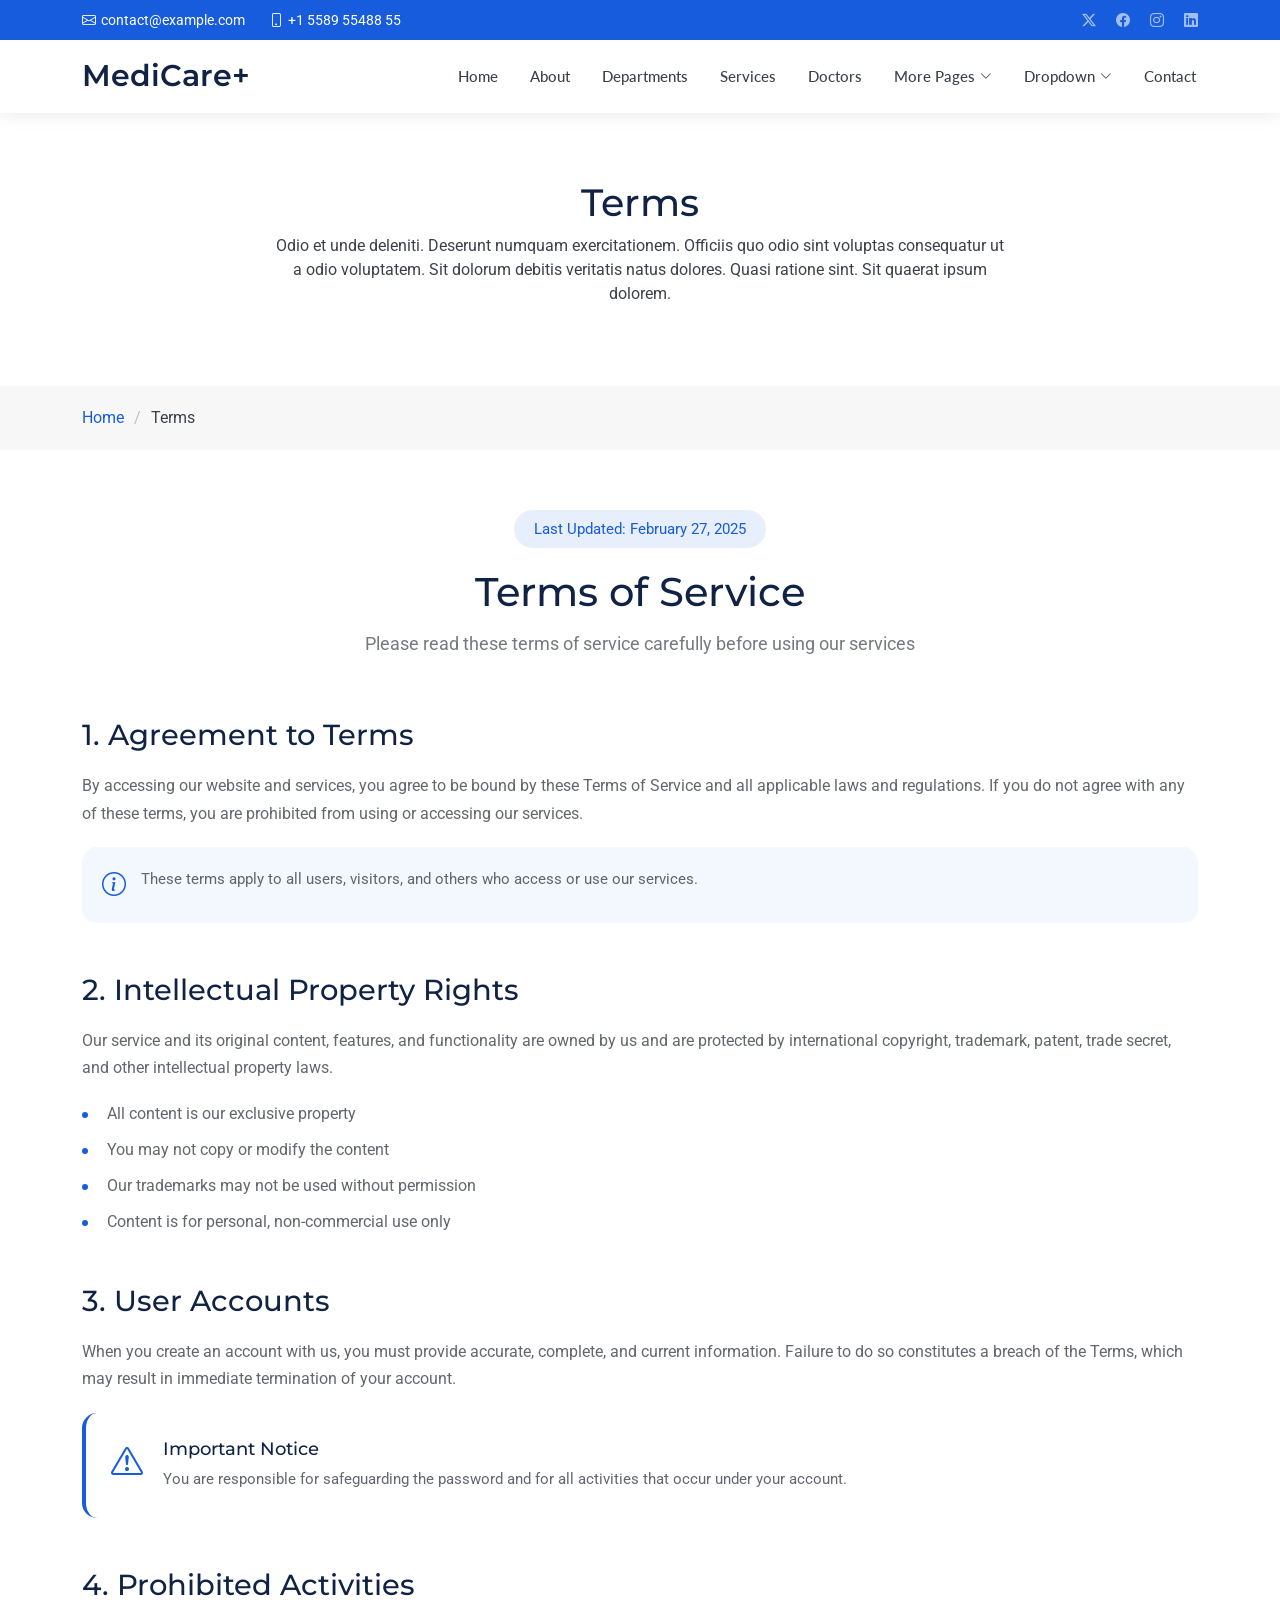
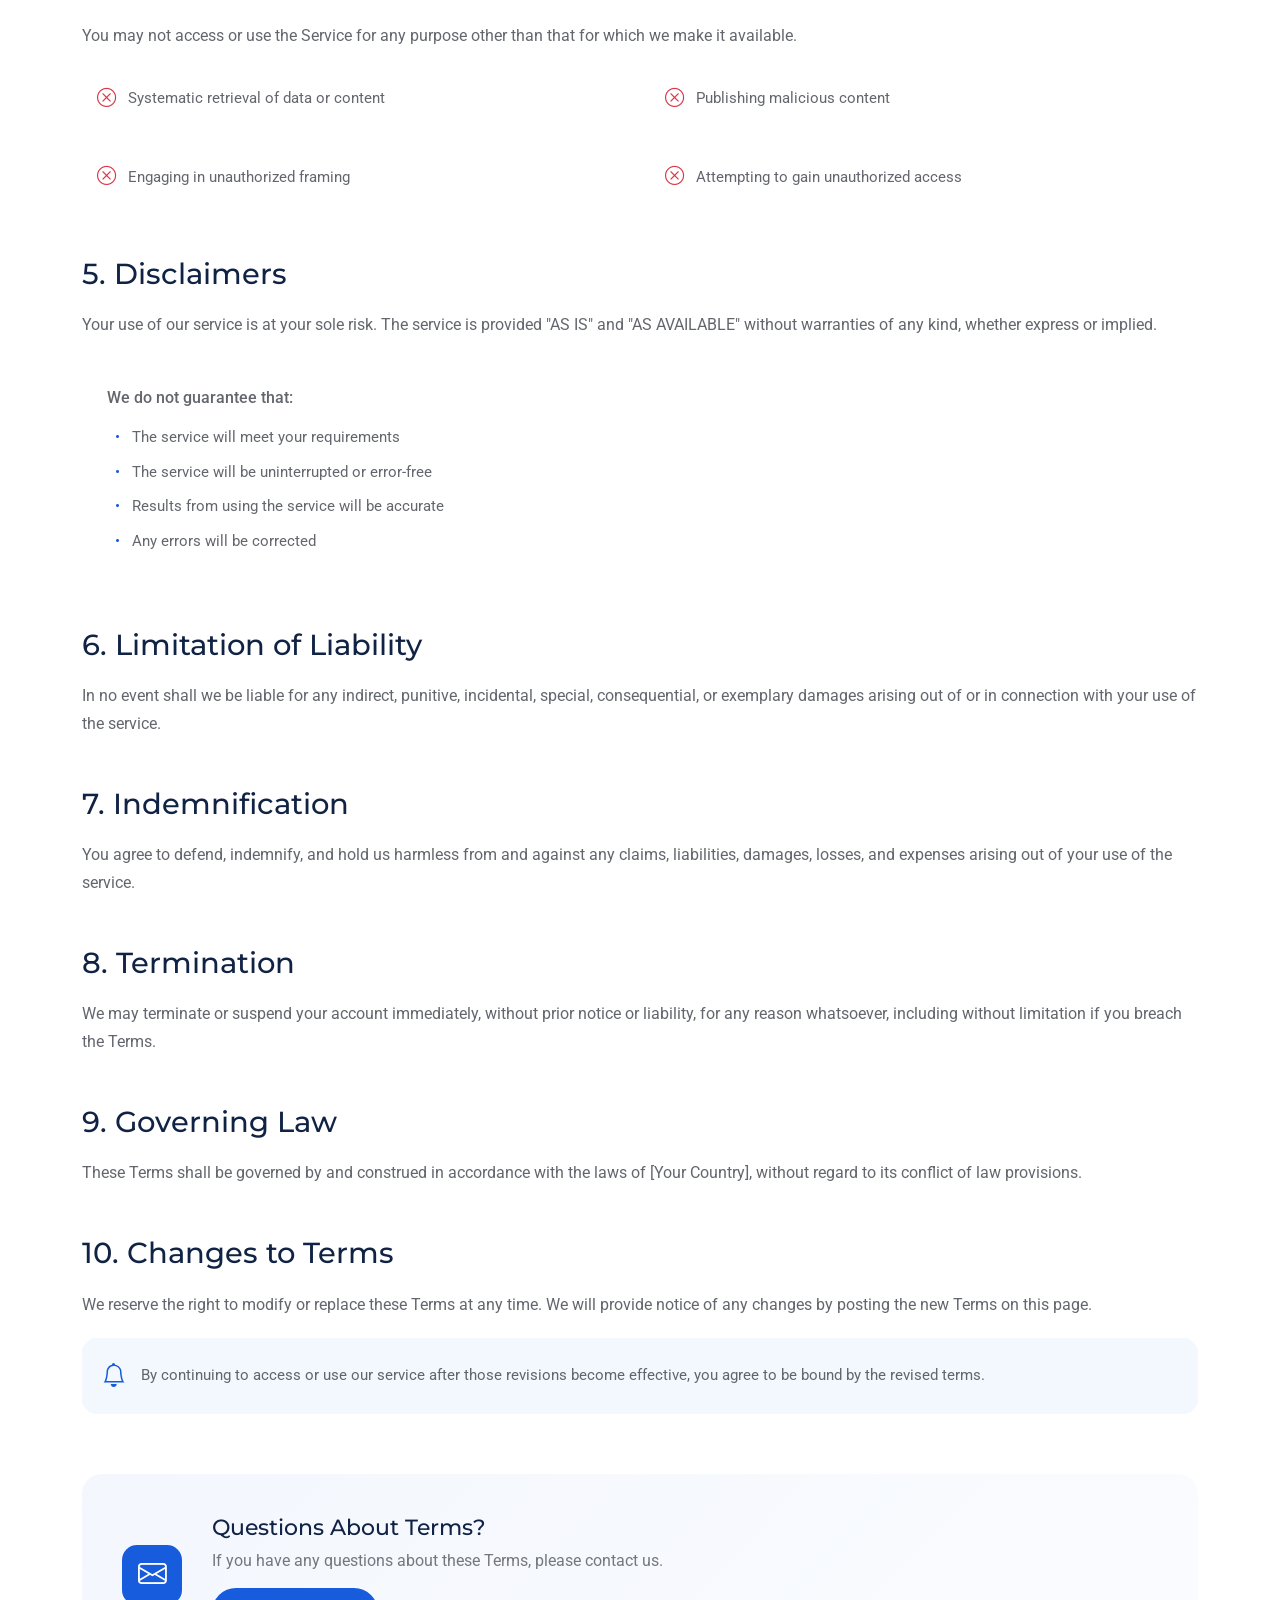
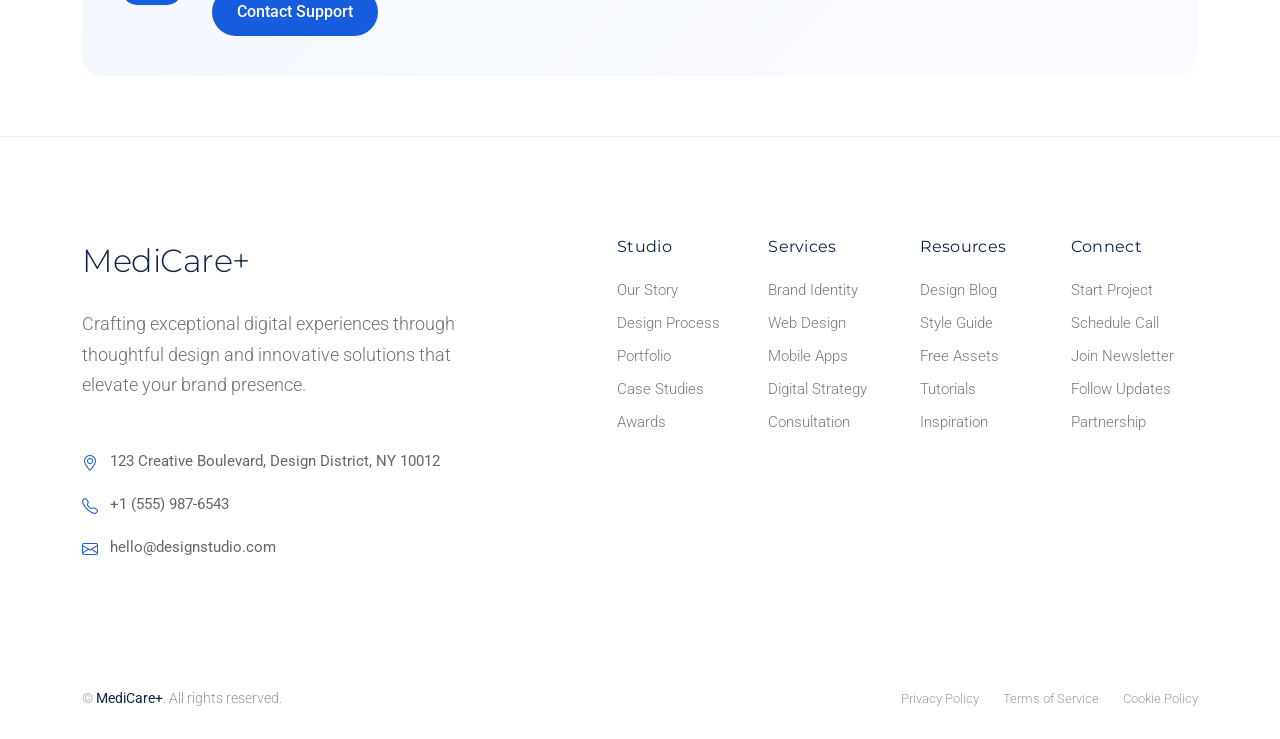
<file: terms.html>
<!DOCTYPE html>
<html lang="en">

<head>
  <meta charset="utf-8">
  <meta content="width=device-width, initial-scale=1.0" name="viewport">
  <title>Terms - MediCare+ Bootstrap Template</title>
  <meta name="description" content="">
  <meta name="keywords" content="">

  <!-- Favicons -->
  <link href="assets/img/favicon.png" rel="icon">
  <link href="assets/img/apple-touch-icon.png" rel="apple-touch-icon">

  <!-- Fonts -->
  <link href="https://fonts.googleapis.com" rel="preconnect">
  <link href="https://fonts.gstatic.com" rel="preconnect" crossorigin>
  <link
    href="https://fonts.googleapis.com/css2?family=Roboto:ital,wght@0,100;0,300;0,400;0,500;0,700;0,900;1,100;1,300;1,400;1,500;1,700;1,900&family=Montserrat:ital,wght@0,100;0,200;0,300;0,400;0,500;0,600;0,700;0,800;0,900;1,100;1,200;1,300;1,400;1,500;1,600;1,700;1,800;1,900&family=Lato:ital,wght@0,100;0,300;0,400;0,700;0,900;1,100;1,300;1,400;1,700;1,900&display=swap"
    rel="stylesheet">

  <!-- Vendor CSS Files -->
  <link href="assets/vendor/bootstrap/css/bootstrap.min.css" rel="stylesheet">
  <link href="assets/vendor/bootstrap-icons/bootstrap-icons.css" rel="stylesheet">
  <link href="assets/vendor/aos/aos.css" rel="stylesheet">
  <link href="assets/vendor/glightbox/css/glightbox.min.css" rel="stylesheet">
  <link href="assets/vendor/fontawesome-free/css/all.min.css" rel="stylesheet">
  <link href="assets/vendor/swiper/swiper-bundle.min.css" rel="stylesheet">

  <!-- Main CSS File -->
  <link href="assets/css/main.css" rel="stylesheet">

  <!-- =======================================================
  * Template Name: MediCare+
  * Template URL: https://bootstrapmade.com/MediCare+-bootstrap-template/
  * Updated: Jul 23 2025 with Bootstrap v5.3.7
  * Author: BootstrapMade.com
  * License: https://bootstrapmade.com/license/
  ======================================================== -->
</head>

<body class="terms-page">

  <header id="header" class="header fixed-top">

    <div class="topbar d-flex align-items-center dark-background">
      <div class="container d-flex justify-content-center justify-content-md-between">
        <div class="contact-info d-flex align-items-center">
          <i class="bi bi-envelope d-flex align-items-center"><a
              href="mailto:contact@example.com">contact@example.com</a></i>
          <i class="bi bi-phone d-flex align-items-center ms-4"><span>+1 5589 55488 55</span></i>
        </div>
        <div class="social-links d-none d-md-flex align-items-center">
          <a href="#!" class="twitter"><i class="bi bi-twitter-x"></i></a>
          <a href="#!" class="facebook"><i class="bi bi-facebook"></i></a>
          <a href="#!" class="instagram"><i class="bi bi-instagram"></i></a>
          <a href="#!" class="linkedin"><i class="bi bi-linkedin"></i></a>
        </div>
      </div>
    </div><!-- End Top Bar -->

    <div class="branding d-flex align-items-cente">

      <div class="container position-relative d-flex align-items-center justify-content-between">
        <a href="index.html" class="logo d-flex align-items-center">
          <!-- Uncomment the line below if you also wish to use an image logo -->
          <!-- <img src="assets/img/logo.webp" alt=""> -->
          <h1 class="sitename">MediCare+</h1>
        </a>

        <nav id="navmenu" class="navmenu">
          <ul>
            <li><a href="index.html">Home</a></li>
            <li><a href="about.html">About</a></li>
            <li><a href="departments.html">Departments</a></li>
            <li><a href="services.html">Services</a></li>
            <li><a href="doctors.html">Doctors</a></li>
            <li class="dropdown"><a href="#"><span>More Pages</span> <i
                  class="bi bi-chevron-down toggle-dropdown"></i></a>
              <ul>
                <li><a href="department-details.html">Department Details</a></li>
                <li><a href="service-details.html">Service Details</a></li>
                <li><a href="appointment.html">Appointment</a></li>
                <li><a href="testimonials.html">Testimonials</a></li>
                <li><a href="faq.html">Frequently Asked Questions</a></li>
                <li><a href="gallery.html">Gallery</a></li>
                <li><a href="terms.html" class="active">Terms</a></li>
                <li><a href="privacy.html">Privacy</a></li>
                <li><a href="404.html">404</a></li>
              </ul>
            </li>
            <li class="dropdown"><a href="#"><span>Dropdown</span> <i
                  class="bi bi-chevron-down toggle-dropdown"></i></a>
              <ul>
                <li><a href="#">Dropdown 1</a></li>
                <li class="dropdown"><a href="#"><span>Deep Dropdown</span> <i
                      class="bi bi-chevron-down toggle-dropdown"></i></a>
                  <ul>
                    <li><a href="#">Deep Dropdown 1</a></li>
                    <li><a href="#">Deep Dropdown 2</a></li>
                    <li><a href="#">Deep Dropdown 3</a></li>
                    <li><a href="#">Deep Dropdown 4</a></li>
                    <li><a href="#">Deep Dropdown 5</a></li>
                  </ul>
                </li>
                <li><a href="#">Dropdown 2</a></li>
                <li><a href="#">Dropdown 3</a></li>
                <li><a href="#">Dropdown 4</a></li>
              </ul>
            </li>
            <li><a href="contact.html">Contact</a></li>
          </ul>
          <i class="mobile-nav-toggle d-xl-none bi bi-list"></i>
        </nav>

      </div>

    </div>

  </header>

  <main class="main">

    <!-- Page Title -->
    <div class="page-title">
      <div class="heading">
        <div class="container">
          <div class="row d-flex justify-content-center text-center">
            <div class="col-lg-8">
              <h1 class="heading-title">Terms</h1>
              <p class="mb-0">
                Odio et unde deleniti. Deserunt numquam exercitationem. Officiis quo
                odio sint voluptas consequatur ut a odio voluptatem. Sit dolorum
                debitis veritatis natus dolores. Quasi ratione sint. Sit quaerat
                ipsum dolorem.
              </p>
            </div>
          </div>
        </div>
      </div>
      <nav class="breadcrumbs">
        <div class="container">
          <ol>
            <li><a href="index.html">Home</a></li>
            <li class="current">Terms</li>
          </ol>
        </div>
      </nav>
    </div><!-- End Page Title -->

    <!-- Terms Of Service Section -->
    <section id="terms-of-service" class="terms-of-service section">

      <div class="container" data-aos="fade-up">
        <!-- Page Header -->
        <div class="tos-header text-center" data-aos="fade-up">
          <span class="last-updated">Last Updated: February 27, 2025</span>
          <h2>Terms of Service</h2>
          <p>Please read these terms of service carefully before using our services</p>
        </div>

        <!-- Content -->
        <div class="tos-content" data-aos="fade-up" data-aos-delay="200">
          <!-- Agreement Section -->
          <div id="agreement" class="content-section">
            <h3>1. Agreement to Terms</h3>
            <p>By accessing our website and services, you agree to be bound by these Terms of Service and all applicable
              laws and regulations. If you do not agree with any of these terms, you are prohibited from using or
              accessing our services.</p>
            <div class="info-box">
              <i class="bi bi-info-circle"></i>
              <p>These terms apply to all users, visitors, and others who access or use our services.</p>
            </div>
          </div>

          <!-- Intellectual Property -->
          <div id="intellectual-property" class="content-section">
            <h3>2. Intellectual Property Rights</h3>
            <p>Our service and its original content, features, and functionality are owned by us and are protected by
              international copyright, trademark, patent, trade secret, and other intellectual property laws.</p>
            <ul class="list-items">
              <li>All content is our exclusive property</li>
              <li>You may not copy or modify the content</li>
              <li>Our trademarks may not be used without permission</li>
              <li>Content is for personal, non-commercial use only</li>
            </ul>
          </div>

          <!-- User Accounts -->
          <div id="user-accounts" class="content-section">
            <h3>3. User Accounts</h3>
            <p>When you create an account with us, you must provide accurate, complete, and current information. Failure
              to do so constitutes a breach of the Terms, which may result in immediate termination of your account.</p>
            <div class="alert-box">
              <i class="bi bi-exclamation-triangle"></i>
              <div class="alert-content">
                <h5>Important Notice</h5>
                <p>You are responsible for safeguarding the password and for all activities that occur under your
                  account.</p>
              </div>
            </div>
          </div>

          <!-- Prohibited Activities -->
          <div id="prohibited" class="content-section">
            <h3>4. Prohibited Activities</h3>
            <p>You may not access or use the Service for any purpose other than that for which we make it available.</p>
            <div class="prohibited-list">
              <div class="prohibited-item">
                <i class="bi bi-x-circle"></i>
                <span>Systematic retrieval of data or content</span>
              </div>
              <div class="prohibited-item">
                <i class="bi bi-x-circle"></i>
                <span>Publishing malicious content</span>
              </div>
              <div class="prohibited-item">
                <i class="bi bi-x-circle"></i>
                <span>Engaging in unauthorized framing</span>
              </div>
              <div class="prohibited-item">
                <i class="bi bi-x-circle"></i>
                <span>Attempting to gain unauthorized access</span>
              </div>
            </div>
          </div>

          <!-- Disclaimers -->
          <div id="disclaimer" class="content-section">
            <h3>5. Disclaimers</h3>
            <p>Your use of our service is at your sole risk. The service is provided "AS IS" and "AS AVAILABLE" without
              warranties of any kind, whether express or implied.</p>
            <div class="disclaimer-box">
              <p>We do not guarantee that:</p>
              <ul>
                <li>The service will meet your requirements</li>
                <li>The service will be uninterrupted or error-free</li>
                <li>Results from using the service will be accurate</li>
                <li>Any errors will be corrected</li>
              </ul>
            </div>
          </div>

          <!-- Limitation of Liability -->
          <div id="limitation" class="content-section">
            <h3>6. Limitation of Liability</h3>
            <p>In no event shall we be liable for any indirect, punitive, incidental, special, consequential, or
              exemplary damages arising out of or in connection with your use of the service.</p>
          </div>

          <!-- Indemnification -->
          <div id="indemnification" class="content-section">
            <h3>7. Indemnification</h3>
            <p>You agree to defend, indemnify, and hold us harmless from and against any claims, liabilities, damages,
              losses, and expenses arising out of your use of the service.</p>
          </div>

          <!-- Termination -->
          <div id="termination" class="content-section">
            <h3>8. Termination</h3>
            <p>We may terminate or suspend your account immediately, without prior notice or liability, for any reason
              whatsoever, including without limitation if you breach the Terms.</p>
          </div>

          <!-- Governing Law -->
          <div id="governing-law" class="content-section">
            <h3>9. Governing Law</h3>
            <p>These Terms shall be governed by and construed in accordance with the laws of [Your Country], without
              regard to its conflict of law provisions.</p>
          </div>

          <!-- Changes -->
          <div id="changes" class="content-section">
            <h3>10. Changes to Terms</h3>
            <p>We reserve the right to modify or replace these Terms at any time. We will provide notice of any changes
              by posting the new Terms on this page.</p>
            <div class="notice-box">
              <i class="bi bi-bell"></i>
              <p>By continuing to access or use our service after those revisions become effective, you agree to be
                bound by the revised terms.</p>
            </div>
          </div>
        </div>

        <!-- Contact Section -->
        <div class="tos-contact" data-aos="fade-up" data-aos-delay="300">
          <div class="contact-box">
            <div class="contact-icon">
              <i class="bi bi-envelope"></i>
            </div>
            <div class="contact-content">
              <h4>Questions About Terms?</h4>
              <p>If you have any questions about these Terms, please contact us.</p>
              <a href="#!" class="contact-link">Contact Support</a>
            </div>
          </div>
        </div>
      </div>

    </section><!-- /Terms Of Service Section -->

  </main>

  <footer id="footer" class="footer-16 footer position-relative">

    <div class="container">

      <div class="footer-main" data-aos="fade-up" data-aos-delay="100">
        <div class="row align-items-start">

          <div class="col-lg-5">
            <div class="brand-section">
              <a href="index.html" class="logo d-flex align-items-center mb-4">
                <span class="sitename">MediCare+</span>
              </a>
              <p class="brand-description">Crafting exceptional digital experiences through thoughtful design and
                innovative solutions that elevate your brand presence.</p>

              <div class="contact-info mt-5">
                <div class="contact-item">
                  <i class="bi bi-geo-alt"></i>
                  <span>123 Creative Boulevard, Design District, NY 10012</span>
                </div>
                <div class="contact-item">
                  <i class="bi bi-telephone"></i>
                  <span>+1 (555) 987-6543</span>
                </div>
                <div class="contact-item">
                  <i class="bi bi-envelope"></i>
                  <span>hello@designstudio.com</span>
                </div>
              </div>
            </div>
          </div>

          <div class="col-lg-7">
            <div class="footer-nav-wrapper">
              <div class="row">

                <div class="col-6 col-lg-3">
                  <div class="nav-column">
                    <h6>Studio</h6>
                    <nav class="footer-nav">
                      <a href="#!">Our Story</a>
                      <a href="#!">Design Process</a>
                      <a href="#!">Portfolio</a>
                      <a href="#!">Case Studies</a>
                      <a href="#!">Awards</a>
                    </nav>
                  </div>
                </div>

                <div class="col-6 col-lg-3">
                  <div class="nav-column">
                    <h6>Services</h6>
                    <nav class="footer-nav">
                      <a href="#!">Brand Identity</a>
                      <a href="#!">Web Design</a>
                      <a href="#!">Mobile Apps</a>
                      <a href="#!">Digital Strategy</a>
                      <a href="#!">Consultation</a>
                    </nav>
                  </div>
                </div>

                <div class="col-6 col-lg-3">
                  <div class="nav-column">
                    <h6>Resources</h6>
                    <nav class="footer-nav">
                      <a href="#!">Design Blog</a>
                      <a href="#!">Style Guide</a>
                      <a href="#!">Free Assets</a>
                      <a href="#!">Tutorials</a>
                      <a href="#!">Inspiration</a>
                    </nav>
                  </div>
                </div>

                <div class="col-6 col-lg-3">
                  <div class="nav-column">
                    <h6>Connect</h6>
                    <nav class="footer-nav">
                      <a href="#!">Start Project</a>
                      <a href="#!">Schedule Call</a>
                      <a href="#!">Join Newsletter</a>
                      <a href="#!">Follow Updates</a>
                      <a href="#!">Partnership</a>
                    </nav>
                  </div>
                </div>

              </div>
            </div>
          </div>

        </div>
      </div>

    </div>

    <div class="footer-bottom">
      <div class="container">
        <div class="bottom-content" data-aos="fade-up" data-aos-delay="300">
          <div class="row align-items-center">

            <div class="col-lg-6">
              <div class="copyright">
                <p>© <span class="sitename">MediCare+</span>. All rights reserved.</p>
              </div>
            </div>

            <div class="col-lg-6">
              <div class="legal-links">
                <a href="#!">Privacy Policy</a>
                <a href="#!">Terms of Service</a>
                <a href="#!">Cookie Policy</a>
              </div>
            </div>

          </div>
        </div>
      </div>
    </div>

  </footer>

  <!-- Scroll Top -->
  <a href="#!" id="scroll-top" class="scroll-top d-flex align-items-center justify-content-center"><i
      class="bi bi-arrow-up-short"></i></a>

  <!-- Preloader -->
  <div id="preloader"></div>

  <!-- Vendor JS Files -->
  <script src="assets/vendor/bootstrap/js/bootstrap.bundle.min.js"></script>
  <script src="assets/vendor/php-email-form/validate.js"></script>
  <script src="assets/vendor/aos/aos.js"></script>
  <script src="assets/vendor/glightbox/js/glightbox.min.js"></script>
  <script src="assets/vendor/purecounter/purecounter_vanilla.js"></script>
  <script src="assets/vendor/swiper/swiper-bundle.min.js"></script>

  <!-- Main JS File -->
  <script src="assets/js/main.js"></script>

</body>

</html>
</file>
<file: assets/css/main.css>
/**
* Template Name: Clinic
* Template URL: https://bootstrapmade.com/clinic-bootstrap-template/
* Updated: Jul 23 2025 with Bootstrap v5.3.7
* Author: BootstrapMade.com
* License: https://bootstrapmade.com/license/
*/

@charset "UTF-8";

/*--------------------------------------------------------------
# Font & Color Variables
# Help: https://bootstrapmade.com/color-system/
--------------------------------------------------------------*/
/* Fonts */
:root {
  --default-font: "Roboto",  system-ui, -apple-system, "Segoe UI", Roboto, "Helvetica Neue", Arial, "Noto Sans", "Liberation Sans", sans-serif, "Apple Color Emoji", "Segoe UI Emoji", "Segoe UI Symbol", "Noto Color Emoji";
  --heading-font: "Montserrat",  sans-serif;
  --nav-font: "Lato",  sans-serif;
}

/* Global Colors - The following color variables are used throughout the website. Updating them here will change the color scheme of the entire website */
:root { 
  --background-color: #ffffff; /* Background color for the entire website, including individual sections */
  --default-color: #3c4049; /* Default color used for the majority of the text content across the entire website */
  --heading-color: #112344; /* Color for headings, subheadings and title throughout the website */
  --accent-color: #175cdd; /* Accent color that represents your brand on the website. It's used for buttons, links, and other elements that need to stand out */
  --surface-color: #ffffff; /* The surface color is used as a background of boxed elements within sections, such as cards, icon boxes, or other elements that require a visual separation from the global background. */
  --contrast-color: #ffffff; /* Contrast color for text, ensuring readability against backgrounds of accent, heading, or default colors. */
}

/* Nav Menu Colors - The following color variables are used specifically for the navigation menu. They are separate from the global colors to allow for more customization options */
:root {
  --nav-color: #3c4049;  /* The default color of the main navmenu links */
  --nav-hover-color: #175cdd; /* Applied to main navmenu links when they are hovered over or active */
  --nav-mobile-background-color: #ffffff; /* Used as the background color for mobile navigation menu */
  --nav-dropdown-background-color: #ffffff; /* Used as the background color for dropdown items that appear when hovering over primary navigation items */
  --nav-dropdown-color: #3c4049; /* Used for navigation links of the dropdown items in the navigation menu. */
  --nav-dropdown-hover-color: #175cdd; /* Similar to --nav-hover-color, this color is applied to dropdown navigation links when they are hovered over. */
}

/* Color Presets - These classes override global colors when applied to any section or element, providing reuse of the sam color scheme. */

.light-background {
  --background-color: #f4f8ff;
  --surface-color: #ffffff;
}

.dark-background {
  --background-color: #021418;
  --default-color: #ffffff;
  --heading-color: #ffffff;
  --surface-color: #11262a;
  --contrast-color: #ffffff;
}

/* Smooth scroll */
:root {
  scroll-behavior: smooth;
}

/*--------------------------------------------------------------
# General Styling & Shared Classes
--------------------------------------------------------------*/
body {
  color: var(--default-color);
  background-color: var(--background-color);
  font-family: var(--default-font);
}

a {
  color: var(--accent-color);
  text-decoration: none;
  transition: 0.3s;
}

a:hover {
  color: color-mix(in srgb, var(--accent-color), transparent 25%);
  text-decoration: none;
}

h1,
h2,
h3,
h4,
h5,
h6 {
  color: var(--heading-color);
  font-family: var(--heading-font);
}

/* PHP Email Form Messages
------------------------------*/
.php-email-form .error-message {
  display: none;
  background: #df1529;
  color: #ffffff;
  text-align: left;
  padding: 15px;
  margin-bottom: 24px;
  font-weight: 600;
}

.php-email-form .sent-message {
  display: none;
  color: #ffffff;
  background: #059652;
  text-align: center;
  padding: 15px;
  margin-bottom: 24px;
  font-weight: 600;
}

.php-email-form .loading {
  display: none;
  background: var(--surface-color);
  text-align: center;
  padding: 15px;
  margin-bottom: 24px;
}

.php-email-form .loading:before {
  content: "";
  display: inline-block;
  border-radius: 50%;
  width: 24px;
  height: 24px;
  margin: 0 10px -6px 0;
  border: 3px solid var(--accent-color);
  border-top-color: var(--surface-color);
  animation: php-email-form-loading 1s linear infinite;
}

@keyframes php-email-form-loading {
  0% {
    transform: rotate(0deg);
  }

  100% {
    transform: rotate(360deg);
  }
}

/*--------------------------------------------------------------
# Global Header
--------------------------------------------------------------*/
.header {
  --background-color: rgba(255, 255, 255, 0);
  color: var(--default-color);
  transition: all 0.5s;
  z-index: 997;
  background-color: var(--background-color);
  box-shadow: 0px 0 18px rgba(0, 0, 0, 0.1);
}

.header .topbar {
  background-color: var(--accent-color);
  height: 40px;
  padding: 0;
  font-size: 14px;
  transition: all 0.5s;
}

.header .topbar .contact-info i {
  font-style: normal;
  color: var(--contrast-color);
}

.header .topbar .contact-info i a,
.header .topbar .contact-info i span {
  padding-left: 5px;
  color: var(--contrast-color);
}

@media (max-width: 575px) {

  .header .topbar .contact-info i a,
  .header .topbar .contact-info i span {
    font-size: 13px;
  }
}

.header .topbar .contact-info i a {
  line-height: 0;
  transition: 0.3s;
}

.header .topbar .contact-info i a:hover {
  color: var(--contrast-color);
  text-decoration: underline;
}

.header .topbar .social-links a {
  color: color-mix(in srgb, var(--contrast-color), transparent 40%);
  line-height: 0;
  transition: 0.3s;
  margin-left: 20px;
}

.header .topbar .social-links a:hover {
  color: var(--contrast-color);
}

.header .branding {
  min-height: 60px;
  padding: 10px 0;
}

.header .logo {
  line-height: 1;
}

.header .logo img {
  max-height: 36px;
  margin-right: 8px;
}

.header .logo h1 {
  font-size: 30px;
  margin: 0;
  font-weight: 600;
  color: var(--heading-color);
}

.scrolled .header .topbar {
  height: 0;
  visibility: hidden;
  overflow: hidden;
}

/* Global Header on Scroll
------------------------------*/
.scrolled .header {
  --background-color: #ffffff;
}

/*--------------------------------------------------------------
# Navigation Menu
--------------------------------------------------------------*/
/* Desktop Navigation */
@media (min-width: 1200px) {
  .navmenu {
    padding: 0;
  }

  .navmenu ul {
    margin: 0;
    padding: 0;
    display: flex;
    list-style: none;
    align-items: center;
  }

  .navmenu li {
    position: relative;
  }

  .navmenu>ul>li {
    white-space: nowrap;
    padding: 15px 14px;
  }

  .navmenu>ul>li:last-child {
    padding-right: 0;
  }

  .navmenu a,
  .navmenu a:focus {
    color: var(--nav-color);
    font-size: 15px;
    padding: 0 2px;
    font-family: var(--nav-font);
    font-weight: 500;
    display: flex;
    align-items: center;
    justify-content: space-between;
    white-space: nowrap;
    transition: 0.3s;
    position: relative;
  }

  .navmenu a i,
  .navmenu a:focus i {
    font-size: 12px;
    line-height: 0;
    margin-left: 5px;
    transition: 0.3s;
  }

  .navmenu>ul>li>a:before {
    content: "";
    position: absolute;
    width: 100%;
    height: 2px;
    bottom: -6px;
    left: 0;
    background-color: var(--accent-color);
    visibility: hidden;
    width: 0px;
    transition: all 0.3s ease-in-out 0s;
  }

  .navmenu a:hover:before,
  .navmenu li:hover>a:before,
  .navmenu .active:before {
    visibility: visible;
    width: 100%;
  }

  .navmenu li:hover>a,
  .navmenu .active,
  .navmenu .active:focus {
    color: var(--nav-hover-color);
  }

  .navmenu .dropdown ul {
    margin: 0;
    padding: 10px 0;
    background: var(--nav-dropdown-background-color);
    display: block;
    position: absolute;
    visibility: hidden;
    left: 14px;
    top: 130%;
    opacity: 0;
    transition: 0.3s;
    border-radius: 4px;
    z-index: 99;
    box-shadow: 0px 0px 30px rgba(0, 0, 0, 0.1);
  }

  .navmenu .dropdown ul li {
    min-width: 200px;
  }

  .navmenu .dropdown ul a {
    padding: 10px 20px;
    font-size: 15px;
    text-transform: none;
    color: var(--nav-dropdown-color);
  }

  .navmenu .dropdown ul a i {
    font-size: 12px;
  }

  .navmenu .dropdown ul a:hover,
  .navmenu .dropdown ul .active:hover,
  .navmenu .dropdown ul li:hover>a {
    color: var(--nav-dropdown-hover-color);
  }

  .navmenu .dropdown:hover>ul {
    opacity: 1;
    top: 100%;
    visibility: visible;
  }

  .navmenu .dropdown .dropdown ul {
    top: 0;
    left: -90%;
    visibility: hidden;
  }

  .navmenu .dropdown .dropdown:hover>ul {
    opacity: 1;
    top: 0;
    left: -100%;
    visibility: visible;
  }
}

/* Mobile Navigation */
@media (max-width: 1199px) {
  .mobile-nav-toggle {
    color: var(--nav-color);
    font-size: 28px;
    line-height: 0;
    margin-right: 10px;
    cursor: pointer;
    transition: color 0.3s;
  }

  .navmenu {
    padding: 0;
    z-index: 9997;
  }

  .navmenu ul {
    display: none;
    list-style: none;
    position: absolute;
    inset: 60px 20px 20px 20px;
    padding: 10px 0;
    margin: 0;
    border-radius: 6px;
    background-color: var(--nav-mobile-background-color);
    border: 1px solid color-mix(in srgb, var(--default-color), transparent 90%);
    box-shadow: none;
    overflow-y: auto;
    transition: 0.3s;
    z-index: 9998;
  }

  .navmenu a,
  .navmenu a:focus {
    color: var(--nav-dropdown-color);
    padding: 10px 20px;
    font-family: var(--nav-font);
    font-size: 17px;
    font-weight: 500;
    display: flex;
    align-items: center;
    justify-content: space-between;
    white-space: nowrap;
    transition: 0.3s;
  }

  .navmenu a i,
  .navmenu a:focus i {
    font-size: 12px;
    line-height: 0;
    margin-left: 5px;
    width: 30px;
    height: 30px;
    display: flex;
    align-items: center;
    justify-content: center;
    border-radius: 50%;
    transition: 0.3s;
    background-color: color-mix(in srgb, var(--accent-color), transparent 90%);
  }

  .navmenu a i:hover,
  .navmenu a:focus i:hover {
    background-color: var(--accent-color);
    color: var(--contrast-color);
  }

  .navmenu a:hover,
  .navmenu .active,
  .navmenu .active:focus {
    color: var(--nav-dropdown-hover-color);
  }

  .navmenu .active i,
  .navmenu .active:focus i {
    background-color: var(--accent-color);
    color: var(--contrast-color);
    transform: rotate(180deg);
  }

  .navmenu .dropdown ul {
    position: static;
    display: none;
    z-index: 99;
    padding: 10px 0;
    margin: 10px 20px;
    background-color: var(--nav-dropdown-background-color);
    transition: all 0.5s ease-in-out;
  }

  .navmenu .dropdown ul ul {
    background-color: rgba(33, 37, 41, 0.1);
  }

  .navmenu .dropdown>.dropdown-active {
    display: block;
    background-color: rgba(33, 37, 41, 0.03);
  }

  .mobile-nav-active {
    overflow: hidden;
  }

  .mobile-nav-active .mobile-nav-toggle {
    color: #fff;
    position: absolute;
    font-size: 32px;
    top: 15px;
    right: 15px;
    margin-right: 0;
    z-index: 9999;
  }

  .mobile-nav-active .navmenu {
    position: fixed;
    overflow: hidden;
    inset: 0;
    background: rgba(33, 37, 41, 0.8);
    transition: 0.3s;
  }

  .mobile-nav-active .navmenu>ul {
    display: block;
  }
}

/*--------------------------------------------------------------
# Global Footer
--------------------------------------------------------------*/
.footer-16 {
  background: var(--background-color);
  color: var(--default-color);
  font-size: 15px;
  padding: 100px 0 0;
  border-top: 1px solid color-mix(in srgb, var(--default-color), transparent 92%);
}

.footer-16 .footer-main {
  margin-bottom: 80px;
}

.footer-16 .brand-section .logo {
  text-decoration: none;
}

.footer-16 .brand-section .logo .sitename {
  font-family: var(--heading-font);
  font-size: 32px;
  font-weight: 300;
  color: var(--heading-color);
  letter-spacing: -0.5px;
}

.footer-16 .brand-section .brand-description {
  font-size: 18px;
  line-height: 1.7;
  color: color-mix(in srgb, var(--default-color), transparent 25%);
  font-weight: 300;
  max-width: 380px;
  margin: 0;
}

.footer-16 .brand-section .contact-info .contact-item {
  display: flex;
  align-items: flex-start;
  margin-bottom: 16px;
  font-size: 15px;
  color: color-mix(in srgb, var(--default-color), transparent 20%);
}

.footer-16 .brand-section .contact-info .contact-item i {
  font-size: 16px;
  color: var(--accent-color);
  margin-right: 12px;
  margin-top: 3px;
  flex-shrink: 0;
}

.footer-16 .brand-section .contact-info .contact-item span {
  line-height: 1.6;
}

.footer-16 .footer-nav-wrapper {
  padding-left: 60px;
}

@media (max-width: 991px) {
  .footer-16 .footer-nav-wrapper {
    padding-left: 0;
    margin-top: 50px;
  }
}

.footer-16 .nav-column {
  margin-bottom: 40px;
}

.footer-16 .nav-column h6 {
  font-family: var(--heading-font);
  font-size: 16px;
  font-weight: 400;
  color: var(--heading-color);
  margin-bottom: 24px;
  letter-spacing: 0.3px;
}

.footer-16 .nav-column .footer-nav {
  display: flex;
  flex-direction: column;
  gap: 12px;
}

.footer-16 .nav-column .footer-nav a {
  color: color-mix(in srgb, var(--default-color), transparent 30%);
  text-decoration: none;
  font-size: 15px;
  font-weight: 300;
  transition: all 0.3s ease;
  line-height: 1.4;
}

.footer-16 .nav-column .footer-nav a:hover {
  color: var(--accent-color);
  transform: translateX(4px);
}

.footer-16 .footer-social {
  padding: 50px 0;
  border-top: 1px solid color-mix(in srgb, var(--default-color), transparent 94%);
  border-bottom: 1px solid color-mix(in srgb, var(--default-color), transparent 94%);
}

.footer-16 .footer-social .newsletter-section h5 {
  font-family: var(--heading-font);
  font-size: 20px;
  font-weight: 300;
  color: var(--heading-color);
  margin-bottom: 12px;
  letter-spacing: -0.2px;
}

.footer-16 .footer-social .newsletter-section p {
  font-size: 16px;
  color: color-mix(in srgb, var(--default-color), transparent 35%);
  margin: 0;
  line-height: 1.6;
  max-width: 340px;
}

.footer-16 .footer-social .social-section {
  display: flex;
  justify-content: flex-end;
}

@media (max-width: 991px) {
  .footer-16 .footer-social .social-section {
    justify-content: flex-start;
    margin-top: 30px;
  }
}

.footer-16 .footer-social .social-links {
  display: flex;
  gap: 32px;
  align-items: center;
}

@media (max-width: 576px) {
  .footer-16 .footer-social .social-links {
    gap: 20px;
    flex-wrap: wrap;
  }
}

.footer-16 .footer-social .social-links .social-link {
  display: flex;
  align-items: center;
  gap: 8px;
  text-decoration: none;
  color: color-mix(in srgb, var(--default-color), transparent 40%);
  font-size: 14px;
  font-weight: 400;
  transition: all 0.3s ease;
}

.footer-16 .footer-social .social-links .social-link i {
  font-size: 18px;
  transition: all 0.3s ease;
}

.footer-16 .footer-social .social-links .social-link span {
  transition: all 0.3s ease;
}

.footer-16 .footer-social .social-links .social-link:hover {
  color: var(--accent-color);
  transform: translateY(-2px);
}

.footer-16 .footer-social .social-links .social-link:hover i {
  transform: scale(1.1);
}

.footer-16 .footer-bottom {
  padding: 30px 0;
}

.footer-16 .footer-bottom .copyright p {
  margin: 0;
  font-size: 14px;
  color: color-mix(in srgb, var(--default-color), transparent 45%);
  font-weight: 300;
}

.footer-16 .footer-bottom .copyright p .sitename {
  color: var(--heading-color);
  font-weight: 400;
}

.footer-16 .footer-bottom .legal-links {
  display: flex;
  align-items: center;
  justify-content: flex-end;
  gap: 24px;
}

@media (max-width: 991px) {
  .footer-16 .footer-bottom .legal-links {
    justify-content: flex-start;
    margin-top: 20px;
    flex-wrap: wrap;
  }
}

.footer-16 .footer-bottom .legal-links a {
  font-size: 13px;
  color: color-mix(in srgb, var(--default-color), transparent 50%);
  text-decoration: none;
  font-weight: 300;
  transition: color 0.3s ease;
}

.footer-16 .footer-bottom .legal-links a:hover {
  color: var(--accent-color);
}

.footer-16 .footer-bottom .legal-links .credits {
  font-size: 12px;
  color: color-mix(in srgb, var(--default-color), transparent 60%);
  margin-left: 8px;
  padding-left: 24px;
  border-left: 1px solid color-mix(in srgb, var(--default-color), transparent 90%);
}

@media (max-width: 576px) {
  .footer-16 .footer-bottom .legal-links .credits {
    margin-left: 0;
    padding-left: 0;
    border-left: none;
    width: 100%;
    margin-top: 12px;
  }
}

.footer-16 .footer-bottom .legal-links .credits a {
  color: var(--accent-color);
  font-size: 12px;
}

.footer-16 .footer-bottom .legal-links .credits a:hover {
  text-decoration: underline;
}

@media (max-width: 768px) {
  .footer-16 {
    padding: 70px 0 0;
  }

  .footer-16 .brand-section {
    text-align: center;
    margin-bottom: 50px;
  }

  .footer-16 .brand-section .brand-description {
    max-width: none;
  }

  .footer-16 .brand-section .contact-info {
    text-align: left;
    display: inline-block;
  }

  .footer-16 .footer-nav-wrapper .nav-column {
    text-align: left;
  }

  .footer-16 .footer-nav-wrapper .nav-column h6 {
    margin-bottom: 16px;
  }

  .footer-16 .footer-nav-wrapper .nav-column .footer-nav {
    gap: 10px;
  }

  .footer-16 .footer-social {
    text-align: center;
  }

  .footer-16 .footer-social .newsletter-section p {
    max-width: none;
  }

  .footer-16 .footer-social .social-links {
    justify-content: center;
  }

  .footer-16 .footer-bottom {
    text-align: center;
  }

  .footer-16 .footer-bottom .legal-links {
    justify-content: center;
  }
}

/*--------------------------------------------------------------
# Preloader
--------------------------------------------------------------*/
#preloader {
  position: fixed;
  inset: 0;
  z-index: 9999;
  overflow: hidden;
  background-color: var(--background-color);
  transition: all 0.6s ease-out;
  width: 100%;
  height: 100vh;
}

#preloader:before,
#preloader:after {
  content: "";
  position: absolute;
  border: 4px solid var(--accent-color);
  border-radius: 50%;
  animation: animate-preloader 2s cubic-bezier(0, 0.2, 0.8, 1) infinite;
}

#preloader:after {
  animation-delay: -0.5s;
}

@keyframes animate-preloader {
  0% {
    width: 10px;
    height: 10px;
    top: calc(50% - 5px);
    left: calc(50% - 5px);
    opacity: 1;
  }

  100% {
    width: 72px;
    height: 72px;
    top: calc(50% - 36px);
    left: calc(50% - 36px);
    opacity: 0;
  }
}

/*--------------------------------------------------------------
# Scroll Top Button
--------------------------------------------------------------*/
.scroll-top {
  position: fixed;
  visibility: hidden;
  opacity: 0;
  right: 15px;
  bottom: -15px;
  z-index: 99999;
  background-color: var(--accent-color);
  width: 44px;
  height: 44px;
  border-radius: 50px;
  transition: all 0.4s;
}

.scroll-top i {
  font-size: 24px;
  color: var(--contrast-color);
  line-height: 0;
}

.scroll-top:hover {
  background-color: color-mix(in srgb, var(--accent-color), transparent 20%);
  color: var(--contrast-color);
}

.scroll-top.active {
  visibility: visible;
  opacity: 1;
  bottom: 15px;
}

/*--------------------------------------------------------------
# Disable aos animation delay on mobile devices
--------------------------------------------------------------*/
@media screen and (max-width: 768px) {
  [data-aos-delay] {
    transition-delay: 0 !important;
  }
}

/*--------------------------------------------------------------
# Global Page Titles & Breadcrumbs
--------------------------------------------------------------*/
.page-title {
  color: var(--default-color);
  background-color: var(--background-color);
  position: relative;
  padding-top: 100px;
}

.page-title .heading {
  padding: 80px 0;
}

.page-title .heading h1 {
  font-size: 38px;
  font-weight: 500;
}

.page-title nav {
  background-color: color-mix(in srgb, var(--default-color), transparent 96%);
  padding: 20px 0;
}

.page-title nav ol {
  display: flex;
  flex-wrap: wrap;
  list-style: none;
  padding: 0;
  margin: 0;
  font-size: 16px;
  font-weight: 400;
}

.page-title nav ol li+li {
  padding-left: 10px;
}

.page-title nav ol li+li::before {
  content: "/";
  display: inline-block;
  padding-right: 10px;
  color: color-mix(in srgb, var(--default-color), transparent 70%);
}

/*--------------------------------------------------------------
# Global Sections
--------------------------------------------------------------*/
section,
.section {
  color: var(--default-color);
  background-color: var(--background-color);
  padding: 60px 0;
  scroll-margin-top: 90px;
  overflow: clip;
}

@media (max-width: 1199px) {

  section,
  .section {
    scroll-margin-top: 66px;
  }
}

/*--------------------------------------------------------------
# Global Section Titles
--------------------------------------------------------------*/
.section-title {
  text-align: center;
  padding-bottom: 60px;
  position: relative;
}

.section-title h2 {
  font-size: 32px;
  font-weight: 500;
  margin-bottom: 20px;
  padding-bottom: 20px;
  position: relative;
}

.section-title h2:before {
  content: "";
  position: absolute;
  display: block;
  width: 160px;
  height: 1px;
  background: color-mix(in srgb, var(--default-color), transparent 60%);
  left: 0;
  right: 0;
  bottom: 1px;
  margin: auto;
}

.section-title h2::after {
  content: "";
  position: absolute;
  display: block;
  width: 60px;
  height: 3px;
  background: var(--accent-color);
  left: 0;
  right: 0;
  bottom: 0;
  margin: auto;
}

.section-title p {
  margin-bottom: 0;
}

/*--------------------------------------------------------------
# Hero Section
--------------------------------------------------------------*/
.hero {
  position: relative;
  min-height: 100vh;
  display: flex;
  align-items: center;
  background: linear-gradient(135deg, var(--surface-color) 0%, color-mix(in srgb, var(--accent-color), transparent 95%) 100%);
  overflow: hidden;
  padding-top: 80px;
}

.hero::before {
  content: "";
  position: absolute;
  top: 0;
  left: 0;
  right: 0;
  bottom: 0;
  background: url("../img/bg/abstract-bg-3.webp") center/cover;
  opacity: 0.08;
  z-index: 0;
}

.hero .container {
  position: relative;
  z-index: 1;
}

.hero .hero-content {
  padding: 2rem 0;
}

.hero .hero-content .trust-badges {
  display: flex;
  gap: 1.5rem;
  flex-wrap: wrap;
  margin-top: 50px;
}

.hero .hero-content .trust-badges .badge-item {
  display: flex;
  align-items: center;
  gap: 0.5rem;
  padding: 0.5rem 1rem;
  background: color-mix(in srgb, var(--accent-color), transparent 90%);
  border-radius: 50px;
  color: var(--accent-color);
  font-size: 0.875rem;
  font-weight: 500;
}

.hero .hero-content .trust-badges .badge-item i {
  font-size: 1rem;
}

@media (max-width: 576px) {
  .hero .hero-content .trust-badges {
    gap: 0.75rem;
  }

  .hero .hero-content .trust-badges .badge-item {
    font-size: 0.75rem;
    padding: 0.4rem 0.8rem;
  }
}

.hero .hero-content h1 {
  font-size: 3.5rem;
  font-weight: 700;
  line-height: 1.2;
  margin: 1.5rem 0;
  color: var(--heading-color);
}

.hero .hero-content h1 .highlight {
  color: var(--accent-color);
  position: relative;
}

.hero .hero-content h1 .highlight::after {
  content: "";
  position: absolute;
  bottom: 0;
  left: 0;
  right: 0;
  height: 3px;
  background: var(--accent-color);
  border-radius: 2px;
}

@media (max-width: 992px) {
  .hero .hero-content h1 {
    font-size: 2.5rem;
  }
}

@media (max-width: 576px) {
  .hero .hero-content h1 {
    font-size: 2rem;
  }
}

.hero .hero-content .hero-description {
  font-size: 1.125rem;
  line-height: 1.7;
  color: color-mix(in srgb, var(--default-color), transparent 20%);
  margin-bottom: 2rem;
  max-width: 500px;
}

.hero .hero-content .hero-stats {
  display: flex;
  gap: 2rem;
}

.hero .hero-content .hero-stats .stat-item {
  text-align: left;
}

.hero .hero-content .hero-stats .stat-item h3 {
  font-size: 2rem;
  font-weight: 700;
  color: var(--accent-color);
  margin: 0;
  line-height: 1;
}

.hero .hero-content .hero-stats .stat-item p {
  color: color-mix(in srgb, var(--default-color), transparent 30%);
  margin: 0.25rem 0 0 0;
  font-size: 0.875rem;
  font-weight: 500;
}

@media (max-width: 576px) {
  .hero .hero-content .hero-stats {
    gap: 1rem;
  }

  .hero .hero-content .hero-stats .stat-item h3 {
    font-size: 1.5rem;
  }
}

.hero .hero-content .hero-actions {
  display: flex;
  gap: 1rem;
  align-items: center;
  margin-bottom: 2rem;
}

.hero .hero-content .hero-actions .btn {
  padding: 1rem 2rem;
  font-weight: 600;
  border-radius: 50px;
  text-decoration: none;
  display: inline-flex;
  align-items: center;
  transition: all 0.3s ease;
  border: 2px solid transparent;
}

.hero .hero-content .hero-actions .btn.btn-primary {
  background: var(--accent-color);
  color: var(--contrast-color);
}

.hero .hero-content .hero-actions .btn.btn-primary:hover {
  background: color-mix(in srgb, var(--accent-color), black 10%);
  transform: translateY(-2px);
}

.hero .hero-content .hero-actions .btn.btn-outline {
  color: var(--accent-color);
  border-color: var(--accent-color);
  background: transparent;
}

.hero .hero-content .hero-actions .btn.btn-outline:hover {
  background: var(--accent-color);
  color: var(--contrast-color);
}

@media (max-width: 576px) {
  .hero .hero-content .hero-actions {
    flex-direction: column;
    align-items: stretch;
  }

  .hero .hero-content .hero-actions .btn {
    text-align: center;
    justify-content: center;
  }
}

.hero .hero-content .emergency-contact {
  display: flex;
  align-items: center;
  gap: 1rem;
  padding: 1rem;
  background: color-mix(in srgb, var(--surface-color), transparent 50%);
  border: 1px solid color-mix(in srgb, var(--accent-color), transparent 80%);
  border-radius: 12px;
  backdrop-filter: blur(10px);
}

.hero .hero-content .emergency-contact .emergency-icon {
  width: 50px;
  height: 50px;
  background: var(--accent-color);
  color: var(--contrast-color);
  border-radius: 50%;
  display: flex;
  align-items: center;
  justify-content: center;
  font-size: 1.25rem;
}

.hero .hero-content .emergency-contact .emergency-info small {
  display: block;
  color: color-mix(in srgb, var(--default-color), transparent 40%);
  font-size: 0.75rem;
  margin-bottom: 0.25rem;
}

.hero .hero-content .emergency-contact .emergency-info strong {
  color: var(--heading-color);
  font-size: 1.125rem;
  font-weight: 600;
}

.hero .hero-visual {
  position: relative;
  height: 600px;
}

.hero .hero-visual .main-image {
  position: relative;
  height: 100%;
  border-radius: 20px;
  overflow: hidden;
  box-shadow: 0 20px 60px color-mix(in srgb, var(--default-color), transparent 85%);
}

.hero .hero-visual .main-image img {
  width: 100%;
  height: 100%;
  object-fit: cover;
}

.hero .hero-visual .main-image .floating-card {
  position: absolute;
  background: var(--surface-color);
  padding: 1.5rem;
  border-radius: 16px;
  box-shadow: 0 15px 40px color-mix(in srgb, var(--default-color), transparent 85%);
  backdrop-filter: blur(10px);
  border: 1px solid color-mix(in srgb, var(--default-color), transparent 90%);
}

.hero .hero-visual .main-image .floating-card.appointment-card {
  top: 20px;
  right: 20px;
  display: flex;
  align-items: center;
  gap: 1rem;
  min-width: 200px;
}

.hero .hero-visual .main-image .floating-card.appointment-card .card-icon {
  width: 50px;
  height: 50px;
  background: color-mix(in srgb, var(--accent-color), transparent 90%);
  color: var(--accent-color);
  border-radius: 12px;
  display: flex;
  align-items: center;
  justify-content: center;
  font-size: 1.25rem;
}

.hero .hero-visual .main-image .floating-card.appointment-card .card-content h6 {
  margin: 0 0 0.25rem 0;
  color: var(--heading-color);
  font-weight: 600;
  font-size: 0.875rem;
}

.hero .hero-visual .main-image .floating-card.appointment-card .card-content p {
  margin: 0 0 0.25rem 0;
  color: var(--default-color);
  font-weight: 600;
  font-size: 1rem;
}

.hero .hero-visual .main-image .floating-card.appointment-card .card-content small {
  color: color-mix(in srgb, var(--default-color), transparent 40%);
  font-size: 0.75rem;
}

.hero .hero-visual .main-image .floating-card.rating-card {
  bottom: 20px;
  left: 20px;
  text-align: center;
  min-width: 140px;
}

.hero .hero-visual .main-image .floating-card.rating-card .rating-stars {
  color: #ffc107;
  margin-bottom: 0.5rem;
}

.hero .hero-visual .main-image .floating-card.rating-card .rating-stars i {
  font-size: 1rem;
}

.hero .hero-visual .main-image .floating-card.rating-card h6 {
  margin: 0 0 0.25rem 0;
  color: var(--heading-color);
  font-weight: 700;
  font-size: 1.125rem;
}

.hero .hero-visual .main-image .floating-card.rating-card small {
  color: color-mix(in srgb, var(--default-color), transparent 40%);
  font-size: 0.75rem;
}

@media (max-width: 768px) {
  .hero .hero-visual .main-image .floating-card.appointment-card {
    right: 10px;
    top: 10px;
    padding: 1rem;
    min-width: 160px;
  }

  .hero .hero-visual .main-image .floating-card.rating-card {
    left: 10px;
    bottom: 10px;
    padding: 1rem;
    min-width: 120px;
  }
}

.hero .hero-visual .background-elements {
  position: absolute;
  top: 0;
  left: 0;
  right: 0;
  bottom: 0;
  z-index: -1;
}

.hero .hero-visual .background-elements .element {
  position: absolute;
  border-radius: 50%;
  background: var(--accent-color);
  opacity: 0.1;
}

.hero .hero-visual .background-elements .element.element-1 {
  width: 200px;
  height: 200px;
  top: -50px;
  left: -50px;
  animation: float1 6s ease-in-out infinite;
}

.hero .hero-visual .background-elements .element.element-2 {
  width: 150px;
  height: 150px;
  bottom: -30px;
  right: -30px;
  animation: float2 8s ease-in-out infinite;
}

.hero .hero-visual .background-elements .element.element-3 {
  width: 100px;
  height: 100px;
  top: 50%;
  left: -25px;
  transform: translateY(-50%);
  animation: float3 7s ease-in-out infinite;
}

@media (max-width: 992px) {
  .hero .hero-visual {
    height: 400px;
    margin-top: 2rem;
  }
}

@keyframes float1 {

  0%,
  100% {
    transform: translateY(0px) rotate(0deg);
  }

  50% {
    transform: translateY(-20px) rotate(180deg);
  }
}

@keyframes float2 {

  0%,
  100% {
    transform: translateY(0px) rotate(0deg);
  }

  50% {
    transform: translateY(-15px) rotate(-180deg);
  }
}

@keyframes float3 {

  0%,
  100% {
    transform: translateY(-50%) rotate(0deg);
  }

  50% {
    transform: translateY(-70%) rotate(180deg);
  }
}

/*--------------------------------------------------------------
# Home About Section
--------------------------------------------------------------*/
.home-about {
  padding: 100px 0;
  background-color: var(--surface-color);
}

.home-about .about-content .section-heading {
  font-size: 2.5rem;
  font-weight: 300;
  line-height: 1.3;
  margin-bottom: 1.5rem;
}

@media (max-width: 768px) {
  .home-about .about-content .section-heading {
    font-size: 2rem;
  }
}

.home-about .about-content .lead-text {
  font-size: 1.25rem;
  font-weight: 300;
  line-height: 1.7;
  color: color-mix(in srgb, var(--default-color), transparent 15%);
  margin-bottom: 1.5rem;
}

.home-about .about-content p {
  font-size: 1.1rem;
  line-height: 1.8;
  color: color-mix(in srgb, var(--default-color), transparent 20%);
  margin-bottom: 2.5rem;
}

.home-about .about-content .stats-grid {
  display: grid;
  grid-template-columns: repeat(3, 1fr);
  gap: 2rem;
  margin-bottom: 3rem;
}

@media (max-width: 576px) {
  .home-about .about-content .stats-grid {
    grid-template-columns: 1fr;
    gap: 1.5rem;
  }
}

.home-about .about-content .stats-grid .stat-item {
  text-align: center;
}

.home-about .about-content .stats-grid .stat-item .stat-number {
  font-size: 2.5rem;
  font-weight: 300;
  color: var(--accent-color);
  display: block;
  line-height: 1;
}

.home-about .about-content .stats-grid .stat-item .stat-number::after {
  content: "+";
  font-size: 1.5rem;
  margin-left: 2px;
}

.home-about .about-content .stats-grid .stat-item .stat-label {
  font-size: 0.95rem;
  color: color-mix(in srgb, var(--default-color), transparent 30%);
  margin-top: 0.5rem;
  font-weight: 400;
}

.home-about .about-content .cta-section {
  display: flex;
  align-items: center;
  gap: 2rem;
  flex-wrap: wrap;
}

.home-about .about-content .cta-section .btn-primary {
  background-color: var(--accent-color);
  color: var(--contrast-color);
  padding: 12px 30px;
  font-size: 1rem;
  font-weight: 400;
  text-decoration: none;
  border-radius: 6px;
  transition: all 0.3s ease;
}

.home-about .about-content .cta-section .btn-primary:hover {
  background-color: color-mix(in srgb, var(--accent-color), black 10%);
  transform: translateY(-2px);
  color: var(--contrast-color);
}

.home-about .about-content .cta-section .btn-secondary {
  color: var(--heading-color);
  text-decoration: none;
  font-weight: 500;
  display: flex;
  align-items: center;
  gap: 0.5rem;
  transition: all 0.3s ease;
}

.home-about .about-content .cta-section .btn-secondary i {
  font-size: 1.5rem;
  color: var(--accent-color);
}

.home-about .about-content .cta-section .btn-secondary:hover {
  color: var(--accent-color);
  transform: translateX(5px);
}

.home-about .about-visual {
  position: relative;
}

.home-about .about-visual .main-image {
  border-radius: 8px;
  overflow: hidden;
  box-shadow: 0 20px 60px color-mix(in srgb, var(--default-color), transparent 85%);
}

.home-about .about-visual .main-image img {
  width: 100%;
  height: auto;
  transition: transform 0.3s ease;
}

.home-about .about-visual .main-image:hover img {
  transform: scale(1.05);
}

.home-about .about-visual .floating-card {
  position: absolute;
  bottom: -30px;
  left: -30px;
  background-color: var(--surface-color);
  padding: 1.5rem;
  border-radius: 8px;
  box-shadow: 0 15px 40px color-mix(in srgb, var(--default-color), transparent 90%);
  border: 1px solid color-mix(in srgb, var(--default-color), transparent 92%);
}

@media (max-width: 768px) {
  .home-about .about-visual .floating-card {
    position: static;
    margin-top: 2rem;
    left: auto;
    bottom: auto;
  }
}

.home-about .about-visual .floating-card .card-content {
  display: flex;
  align-items: center;
  gap: 1rem;
}

.home-about .about-visual .floating-card .card-content .icon {
  background-color: color-mix(in srgb, var(--accent-color), transparent 90%);
  width: 50px;
  height: 50px;
  border-radius: 50%;
  display: flex;
  align-items: center;
  justify-content: center;
  flex-shrink: 0;
}

.home-about .about-visual .floating-card .card-content .icon i {
  color: var(--accent-color);
  font-size: 1.5rem;
}

.home-about .about-visual .floating-card .card-content .card-text h4 {
  font-size: 1rem;
  font-weight: 600;
  margin-bottom: 0.25rem;
  line-height: 1.2;
}

.home-about .about-visual .floating-card .card-content .card-text p {
  font-size: 0.875rem;
  color: color-mix(in srgb, var(--default-color), transparent 40%);
  margin: 0;
  line-height: 1.4;
}

.home-about .about-visual .experience-badge {
  position: absolute;
  top: 20px;
  right: -20px;
  background-color: var(--accent-color);
  color: var(--contrast-color);
  padding: 1.25rem;
  border-radius: 8px;
  text-align: center;
  box-shadow: 0 15px 40px color-mix(in srgb, var(--accent-color), transparent 70%);
}

@media (max-width: 768px) {
  .home-about .about-visual .experience-badge {
    position: static;
    margin-bottom: 2rem;
    right: auto;
    top: auto;
    display: inline-block;
  }
}

.home-about .about-visual .experience-badge .badge-content .years {
  display: block;
  font-size: 1.5rem;
  font-weight: 600;
  line-height: 1;
}

.home-about .about-visual .experience-badge .badge-content .text {
  display: block;
  font-size: 0.75rem;
  font-weight: 400;
  margin-top: 0.25rem;
  opacity: 0.9;
}

@media (max-width: 992px) {
  .home-about {
    padding: 80px 0;
  }

  .home-about .row {
    text-align: center;
  }

  .home-about .about-content .stats-grid {
    margin: 2rem 0;
  }
}

/*--------------------------------------------------------------
# Featured Departments Section
--------------------------------------------------------------*/
.featured-departments .specialty-card {
  background: var(--surface-color);
  border-radius: 20px;
  overflow: hidden;
  box-shadow: 0 8px 40px color-mix(in srgb, var(--default-color), transparent 92%);
  transition: all 0.4s ease;
  height: 100%;
  display: flex;
  flex-direction: column;
}

.featured-departments .specialty-card:hover {
  transform: translateY(-8px);
  box-shadow: 0 20px 60px color-mix(in srgb, var(--default-color), transparent 85%);
}

.featured-departments .specialty-content {
  padding: 40px;
  flex: 1;
  display: flex;
  flex-direction: column;
}

.featured-departments .specialty-meta {
  margin-bottom: 15px;
}

.featured-departments .specialty-meta .specialty-label {
  display: inline-block;
  background: color-mix(in srgb, var(--accent-color), transparent 90%);
  color: var(--accent-color);
  font-size: 12px;
  font-weight: 600;
  text-transform: uppercase;
  letter-spacing: 0.5px;
  padding: 8px 16px;
  border-radius: 20px;
}

.featured-departments h3 {
  font-size: 28px;
  font-weight: 300;
  color: var(--heading-color);
  margin-bottom: 20px;
  line-height: 1.3;
}

.featured-departments .specialty-card p {
  color: color-mix(in srgb, var(--default-color), transparent 25%);
  font-size: 16px;
  line-height: 1.7;
  margin-bottom: 25px;
  flex: 1;
}

.featured-departments .specialty-features {
  display: flex;
  flex-direction: column;
  gap: 12px;
  margin-bottom: 30px;
}

.featured-departments .specialty-features span {
  display: flex;
  align-items: center;
  gap: 10px;
  font-size: 14px;
  color: color-mix(in srgb, var(--default-color), transparent 15%);
}

.featured-departments .specialty-features span i {
  color: var(--accent-color);
  font-size: 16px;
}

.featured-departments .specialty-link {
  display: inline-flex;
  align-items: center;
  gap: 10px;
  color: var(--accent-color);
  font-weight: 400;
  font-size: 16px;
  text-decoration: none;
  transition: all 0.3s ease;
}

.featured-departments .specialty-link:hover {
  color: color-mix(in srgb, var(--accent-color), transparent 20%);
  transform: translateX(5px);
}

.featured-departments .specialty-link i {
  transition: transform 0.3s ease;
}

.featured-departments .specialty-link:hover i {
  transform: translateX(3px);
}

.featured-departments .specialty-visual {
  height: 250px;
  position: relative;
  overflow: hidden;
}

.featured-departments .specialty-visual img {
  width: 100%;
  height: 100%;
  object-fit: cover;
  transition: transform 0.4s ease;
}

.featured-departments .specialty-visual .visual-overlay {
  position: absolute;
  top: 20px;
  right: 20px;
  width: 50px;
  height: 50px;
  background: color-mix(in srgb, var(--contrast-color), transparent 10%);
  border-radius: 50%;
  display: flex;
  align-items: center;
  justify-content: center;
  backdrop-filter: blur(10px);
}

.featured-departments .specialty-visual .visual-overlay i {
  color: var(--accent-color);
  font-size: 24px;
}

.featured-departments .specialty-card:hover .specialty-visual img {
  transform: scale(1.08);
}

.featured-departments .department-highlight {
  background: var(--surface-color);
  border-radius: 16px;
  padding: 40px 30px;
  height: 100%;
  text-align: center;
  border: 1px solid color-mix(in srgb, var(--default-color), transparent 92%);
  transition: all 0.3s ease;
}

.featured-departments .department-highlight:hover {
  border-color: color-mix(in srgb, var(--accent-color), transparent 70%);
  transform: translateY(-3px);
}

.featured-departments .highlight-icon {
  width: 80px;
  height: 80px;
  background: linear-gradient(135deg, var(--accent-color), color-mix(in srgb, var(--accent-color), #667eea 30%));
  border-radius: 50%;
  display: flex;
  align-items: center;
  justify-content: center;
  margin: 0 auto 25px;
}

.featured-departments .highlight-icon i {
  color: var(--contrast-color);
  font-size: 32px;
}

.featured-departments h4 {
  font-size: 22px;
  font-weight: 400;
  color: var(--heading-color);
  margin-bottom: 15px;
}

.featured-departments .department-highlight p {
  color: color-mix(in srgb, var(--default-color), transparent 25%);
  font-size: 15px;
  line-height: 1.6;
  margin-bottom: 25px;
}

.featured-departments .highlight-list {
  list-style: none;
  padding: 0;
  margin: 0 0 30px 0;
}

.featured-departments .highlight-list li {
  padding: 8px 0;
  color: color-mix(in srgb, var(--default-color), transparent 20%);
  font-size: 14px;
  position: relative;
}

.featured-departments .highlight-list li:before {
  content: "→";
  color: var(--accent-color);
  font-weight: bold;
  margin-right: 10px;
}

.featured-departments .highlight-cta {
  color: var(--accent-color);
  text-decoration: none;
  font-weight: 500;
  font-size: 14px;
  transition: all 0.3s ease;
  text-transform: uppercase;
  letter-spacing: 0.5px;
}

.featured-departments .highlight-cta:hover {
  color: color-mix(in srgb, var(--accent-color), transparent 20%);
}

.featured-departments .emergency-banner {
  background: linear-gradient(135deg, var(--accent-color), color-mix(in srgb, var(--accent-color), #667eea 30%));
  border-radius: 20px;
  padding: 40px;
  margin-top: 60px;
  color: var(--contrast-color);
}

.featured-departments .emergency-banner h3 {
  color: var(--contrast-color);
  font-size: 28px;
  font-weight: 400;
  margin-bottom: 10px;
}

.featured-departments .emergency-banner p {
  color: color-mix(in srgb, var(--contrast-color), transparent 15%);
  font-size: 16px;
  line-height: 1.6;
  margin-bottom: 0;
}

.featured-departments .emergency-btn {
  display: inline-flex;
  align-items: center;
  gap: 12px;
  background: var(--contrast-color);
  color: var(--accent-color);
  padding: 16px 30px;
  border-radius: 50px;
  text-decoration: none;
  font-weight: 600;
  font-size: 16px;
  transition: all 0.3s ease;
}

.featured-departments .emergency-btn:hover {
  background: color-mix(in srgb, var(--contrast-color), transparent 10%);
  transform: translateY(-2px);
  color: var(--accent-color);
}

.featured-departments .emergency-btn i {
  font-size: 18px;
}

@media (max-width: 992px) {
  .featured-departments .specialty-card {
    flex-direction: column;
  }

  .featured-departments .specialty-visual {
    height: 200px;
    order: -1;
  }
}

@media (max-width: 768px) {
  .featured-departments .specialty-content {
    padding: 30px 25px;
  }

  .featured-departments h3 {
    font-size: 24px;
  }

  .featured-departments .department-highlight {
    padding: 30px 20px;
    text-align: center;
  }

  .featured-departments .highlight-icon {
    width: 60px;
    height: 60px;
    margin-bottom: 20px;
  }

  .featured-departments .highlight-icon i {
    font-size: 24px;
  }

  .featured-departments h4 {
    font-size: 20px;
  }

  .featured-departments .emergency-banner {
    padding: 30px 25px;
    text-align: center;
  }

  .featured-departments .emergency-banner h3 {
    font-size: 24px;
    margin-bottom: 15px;
  }

  .featured-departments .emergency-banner .emergency-btn {
    margin-top: 20px;
    padding: 14px 25px;
    font-size: 15px;
  }
}

/*--------------------------------------------------------------
# Featured Services Section
--------------------------------------------------------------*/
.featured-services {
  padding: 100px 0;
}

.featured-services .featured-service-main {
  height: 100%;
  display: flex;
  flex-direction: column;
}

.featured-services .service-image-wrapper {
  position: relative;
  height: 400px;
  overflow: hidden;
  border-radius: 8px;
}

.featured-services .service-image-wrapper img {
  width: 100%;
  height: 100%;
  object-fit: cover;
  transition: transform 0.5s ease;
}

.featured-services .service-image-wrapper:hover img {
  transform: scale(1.02);
}

.featured-services .service-overlay {
  position: absolute;
  top: 0;
  left: 0;
  right: 0;
  bottom: 0;
  background: linear-gradient(135deg, color-mix(in srgb, var(--accent-color), transparent 20%) 0%, transparent 70%);
  display: flex;
  align-items: flex-start;
  justify-content: flex-start;
  padding: 40px;
}

.featured-services .service-badge {
  background: var(--surface-color);
  padding: 16px 24px;
  border-radius: 50px;
  display: flex;
  align-items: center;
  gap: 12px;
  box-shadow: 0 8px 25px color-mix(in srgb, var(--default-color), transparent 90%);
}

.featured-services .service-badge i {
  font-size: 20px;
  color: var(--accent-color);
}

.featured-services .service-badge span {
  font-weight: 500;
  color: var(--heading-color);
  font-size: 14px;
}

.featured-services .service-details {
  padding: 40px 0 0 0;
}

.featured-services .service-details h2 {
  font-size: 32px;
  font-weight: 300;
  line-height: 1.3;
  margin-bottom: 24px;
  color: var(--heading-color);
}

.featured-services .service-details p {
  font-size: 16px;
  line-height: 1.7;
  color: color-mix(in srgb, var(--default-color), transparent 15%);
  margin-bottom: 32px;
}

.featured-services .main-cta {
  display: inline-flex;
  align-items: center;
  padding: 0;
  color: var(--accent-color);
  text-decoration: none;
  font-weight: 400;
  font-size: 16px;
  position: relative;
  transition: all 0.3s ease;
}

.featured-services .main-cta::after {
  content: "";
  position: absolute;
  bottom: -2px;
  left: 0;
  width: 100%;
  height: 1px;
  background: var(--accent-color);
  transition: transform 0.3s ease;
}

.featured-services .main-cta:hover {
  color: var(--heading-color);
}

.featured-services .main-cta:hover::after {
  transform: scaleX(1.1);
}

.featured-services .services-sidebar {
  height: 100%;
  display: flex;
  flex-direction: column;
  gap: 0;
  padding-left: 60px;
}

.featured-services .service-item {
  padding: 32px 0;
  border-bottom: 1px solid color-mix(in srgb, var(--default-color), transparent 92%);
  display: flex;
  gap: 20px;
  transition: all 0.3s ease;
}

.featured-services .service-item:last-child {
  border-bottom: none;
}

.featured-services .service-item:hover {
  transform: translateX(8px);
}

.featured-services .service-icon-wrapper {
  width: 50px;
  height: 50px;
  border-radius: 50%;
  background: color-mix(in srgb, var(--accent-color), transparent 92%);
  display: flex;
  align-items: center;
  justify-content: center;
  flex-shrink: 0;
  transition: all 0.3s ease;
}

.featured-services .service-icon-wrapper i {
  font-size: 20px;
  color: var(--accent-color);
  transition: all 0.3s ease;
}

.service-item:hover .featured-services .service-icon-wrapper {
  background: var(--accent-color);
  transform: scale(1.1);
}

.service-item:hover .featured-services .service-icon-wrapper i {
  color: var(--contrast-color);
}

.featured-services .service-info {
  flex: 1;
}

.featured-services .service-info h4 {
  font-size: 18px;
  font-weight: 400;
  margin-bottom: 8px;
  color: var(--heading-color);
  line-height: 1.4;
}

.featured-services .service-info p {
  font-size: 14px;
  line-height: 1.6;
  color: color-mix(in srgb, var(--default-color), transparent 30%);
  margin-bottom: 12px;
}

.featured-services .service-link {
  font-size: 13px;
  color: var(--accent-color);
  text-decoration: none;
  font-weight: 500;
  transition: all 0.3s ease;
}

.featured-services .service-link:hover {
  color: var(--heading-color);
}

.featured-services .specialties-grid {
  margin-top: 80px;
}

.featured-services .specialty-card {
  text-align: center;
  transition: transform 0.3s ease;
}

.featured-services .specialty-card:hover {
  transform: translateY(-5px);
}

.featured-services .specialty-card:hover .specialty-image img {
  transform: scale(1.05);
}

.featured-services .specialty-image {
  width: 120px;
  height: 120px;
  border-radius: 50%;
  overflow: hidden;
  margin: 0 auto 20px;
  position: relative;
}

.featured-services .specialty-image img {
  width: 100%;
  height: 100%;
  object-fit: cover;
  transition: transform 0.3s ease;
}

.featured-services .specialty-content h5 {
  font-size: 16px;
  font-weight: 400;
  color: var(--heading-color);
  margin-bottom: 8px;
}

.featured-services .specialty-content span {
  font-size: 13px;
  color: color-mix(in srgb, var(--default-color), transparent 40%);
  line-height: 1.5;
}

@media (max-width: 992px) {
  .featured-services .services-sidebar {
    padding-left: 0;
    margin-top: 40px;
  }

  .featured-services .service-details h2 {
    font-size: 28px;
  }
}

@media (max-width: 768px) {
  .featured-services {
    padding: 60px 0;
  }

  .featured-services .service-image-wrapper {
    height: 280px;
  }

  .featured-services .service-overlay {
    padding: 24px;
  }

  .featured-services .service-details {
    padding-top: 24px;
  }

  .featured-services .service-details h2 {
    font-size: 24px;
  }

  .featured-services .service-details p {
    font-size: 15px;
  }

  .featured-services .service-item {
    padding: 24px 0;
  }

  .featured-services .specialties-grid {
    margin-top: 50px;
  }

  .featured-services .specialty-image {
    width: 80px;
    height: 80px;
    margin-bottom: 16px;
  }

  .featured-services .specialty-content h5 {
    font-size: 14px;
  }

  .featured-services .specialty-content span {
    font-size: 12px;
  }
}

/*--------------------------------------------------------------
# Find A Doctor Section
--------------------------------------------------------------*/
.find-a-doctor .search-section {
  max-width: 100%;
  margin: 0 auto;
}

.find-a-doctor .search-section .search-title {
  font-size: 2.5rem;
  font-weight: 300;
  color: var(--heading-color);
  margin-bottom: 1rem;
  letter-spacing: -0.02em;
  line-height: 1.2;
}

.find-a-doctor .search-section .search-subtitle {
  font-size: 1.125rem;
  color: color-mix(in srgb, var(--default-color), transparent 20%);
  margin-bottom: 3rem;
  line-height: 1.6;
  font-weight: 300;
}

.find-a-doctor .search-section .search-form .search-input-group {
  display: flex;
  align-items: stretch;
  background: var(--surface-color);
  border-radius: 60px;
  padding: 8px;
  box-shadow: 0 20px 60px color-mix(in srgb, var(--default-color), transparent 94%);
  transition: all 0.4s ease;
}

.find-a-doctor .search-section .search-form .search-input-group:focus-within {
  box-shadow: 0 25px 80px color-mix(in srgb, var(--accent-color), transparent 90%);
}

.find-a-doctor .search-section .search-form .input-wrapper,
.find-a-doctor .search-section .search-form .select-wrapper {
  position: relative;
  flex: 1;
  display: flex;
  align-items: center;
}

.find-a-doctor .search-section .search-form .input-wrapper i,
.find-a-doctor .search-section .search-form .select-wrapper i {
  position: absolute;
  left: 20px;
  color: color-mix(in srgb, var(--default-color), transparent 40%);
  font-size: 1.1rem;
  z-index: 2;
}

.find-a-doctor .search-section .search-form .form-control,
.find-a-doctor .search-section .search-form .form-select {
  border: none;
  background: transparent;
  padding: 20px 20px 20px 50px;
  font-size: 1rem;
  color: var(--default-color);
  border-radius: 0;
}

.find-a-doctor .search-section .search-form .form-control:focus,
.find-a-doctor .search-section .search-form .form-select:focus {
  box-shadow: none;
  background: transparent;
}

.find-a-doctor .search-section .search-form .form-control::placeholder,
.find-a-doctor .search-section .search-form .form-select::placeholder {
  color: color-mix(in srgb, var(--default-color), transparent 50%);
  font-weight: 300;
}

.find-a-doctor .search-section .search-form .search-btn {
  background: var(--accent-color);
  color: var(--contrast-color);
  border: none;
  border-radius: 50px;
  padding: 18px 32px;
  font-weight: 500;
  font-size: 1rem;
  display: flex;
  align-items: center;
  gap: 8px;
  transition: all 0.3s ease;
  white-space: nowrap;
}

.find-a-doctor .search-section .search-form .search-btn:hover {
  background: color-mix(in srgb, var(--accent-color), black 10%);
  transform: translateY(-2px);
  box-shadow: 0 10px 25px color-mix(in srgb, var(--accent-color), transparent 70%);
}

.find-a-doctor .search-section .search-form .search-btn i {
  font-size: 1.1rem;
}

.find-a-doctor .doctors-grid {
  display: grid;
  grid-template-columns: repeat(auto-fit, minmax(350px, 1fr));
  gap: 2.5rem;
  margin-top: 4rem;
}

.find-a-doctor .doctor-profile {
  background: var(--surface-color);
  border-radius: 24px;
  padding: 2rem;
  transition: all 0.4s cubic-bezier(0.4, 0, 0.2, 1);
  border: 1px solid color-mix(in srgb, var(--default-color), transparent 95%);
}

.find-a-doctor .doctor-profile:hover {
  transform: translateY(-8px);
  box-shadow: 0 25px 60px color-mix(in srgb, var(--default-color), transparent 88%);
  border-color: color-mix(in srgb, var(--accent-color), transparent 80%);
}

.find-a-doctor .doctor-profile .profile-header {
  display: flex;
  align-items: flex-start;
  gap: 1.5rem;
  margin-bottom: 1.5rem;
}

.find-a-doctor .doctor-profile .profile-header .doctor-avatar {
  position: relative;
  flex-shrink: 0;
}

.find-a-doctor .doctor-profile .profile-header .doctor-avatar img {
  width: 80px;
  height: 80px;
  border-radius: 20px;
  object-fit: cover;
}

.find-a-doctor .doctor-profile .profile-header .doctor-avatar .status-indicator {
  position: absolute;
  bottom: -2px;
  right: -2px;
  width: 20px;
  height: 20px;
  border-radius: 50%;
  border: 3px solid var(--surface-color);
}

.find-a-doctor .doctor-profile .profile-header .doctor-avatar .status-indicator.available {
  background: #10b981;
}

.find-a-doctor .doctor-profile .profile-header .doctor-avatar .status-indicator.busy {
  background: #f59e0b;
}

.find-a-doctor .doctor-profile .profile-header .doctor-avatar .status-indicator.offline {
  background: color-mix(in srgb, var(--default-color), transparent 40%);
}

.find-a-doctor .doctor-profile .profile-header .doctor-details {
  flex: 1;
}

.find-a-doctor .doctor-profile .profile-header .doctor-details h4 {
  font-size: 1.375rem;
  font-weight: 500;
  color: var(--heading-color);
  margin-bottom: 0.5rem;
  line-height: 1.3;
}

.find-a-doctor .doctor-profile .profile-header .doctor-details .specialty-tag {
  display: inline-block;
  background: color-mix(in srgb, var(--accent-color), transparent 90%);
  color: var(--accent-color);
  font-size: 0.875rem;
  font-weight: 500;
  padding: 4px 12px;
  border-radius: 12px;
  margin-bottom: 0.75rem;
}

.find-a-doctor .doctor-profile .profile-header .doctor-details .experience-info {
  display: flex;
  align-items: center;
  gap: 0.5rem;
  color: color-mix(in srgb, var(--default-color), transparent 30%);
  font-size: 0.9rem;
}

.find-a-doctor .doctor-profile .profile-header .doctor-details .experience-info i {
  color: color-mix(in srgb, var(--accent-color), transparent 20%);
  font-size: 1rem;
}

.find-a-doctor .doctor-profile .rating-section {
  display: flex;
  align-items: center;
  gap: 1rem;
  margin-bottom: 1.5rem;
}

.find-a-doctor .doctor-profile .rating-section .stars {
  display: flex;
  gap: 2px;
}

.find-a-doctor .doctor-profile .rating-section .stars i {
  color: #fbbf24;
  font-size: 1rem;
}

.find-a-doctor .doctor-profile .rating-section .rating-score {
  font-weight: 600;
  font-size: 1.125rem;
  color: var(--heading-color);
}

.find-a-doctor .doctor-profile .rating-section .review-count {
  color: color-mix(in srgb, var(--default-color), transparent 40%);
  font-size: 0.875rem;
}

.find-a-doctor .doctor-profile .action-buttons {
  display: grid;
  grid-template-columns: 1fr 1fr;
  gap: 0.75rem;
}

.find-a-doctor .doctor-profile .action-buttons .btn-secondary,
.find-a-doctor .doctor-profile .action-buttons .btn-primary {
  padding: 12px 20px;
  border-radius: 12px;
  font-weight: 500;
  font-size: 0.9rem;
  text-align: center;
  text-decoration: none;
  transition: all 0.3s ease;
  border: 1px solid;
}

.find-a-doctor .doctor-profile .action-buttons .btn-secondary:hover,
.find-a-doctor .doctor-profile .action-buttons .btn-primary:hover {
  transform: translateY(-1px);
  text-decoration: none;
}

.find-a-doctor .doctor-profile .action-buttons .btn-secondary {
  background: transparent;
  color: var(--default-color);
  border-color: color-mix(in srgb, var(--default-color), transparent 80%);
}

.find-a-doctor .doctor-profile .action-buttons .btn-secondary:hover {
  background: color-mix(in srgb, var(--default-color), transparent 95%);
  color: var(--default-color);
  border-color: color-mix(in srgb, var(--default-color), transparent 70%);
}

.find-a-doctor .doctor-profile .action-buttons .btn-primary {
  background: var(--accent-color);
  color: var(--contrast-color);
  border-color: var(--accent-color);
}

.find-a-doctor .doctor-profile .action-buttons .btn-primary:hover {
  background: color-mix(in srgb, var(--accent-color), black 10%);
  border-color: color-mix(in srgb, var(--accent-color), black 10%);
  color: var(--contrast-color);
}

.find-a-doctor .btn-view-all {
  display: inline-flex;
  align-items: center;
  gap: 0.75rem;
  padding: 16px 32px;
  background: transparent;
  color: var(--accent-color);
  border: 2px solid var(--accent-color);
  border-radius: 50px;
  font-weight: 500;
  font-size: 1.1rem;
  text-decoration: none;
  transition: all 0.3s ease;
}

.find-a-doctor .btn-view-all:hover {
  background: var(--accent-color);
  color: var(--contrast-color);
  transform: translateY(-2px);
  text-decoration: none;
  box-shadow: 0 8px 25px color-mix(in srgb, var(--accent-color), transparent 70%);
}

.find-a-doctor .btn-view-all i {
  transition: transform 0.3s ease;
}

.find-a-doctor .btn-view-all:hover i {
  transform: translateX(4px);
}

@media (max-width: 768px) {
  .find-a-doctor .search-section .search-title {
    font-size: 2rem;
  }

  .find-a-doctor .search-section .search-subtitle {
    font-size: 1rem;
    margin-bottom: 2rem;
  }

  .find-a-doctor .search-section .search-input-group {
    flex-direction: column;
    gap: 1rem;
    padding: 1.5rem;
    border-radius: 24px;
  }

  .find-a-doctor .search-section .search-input-group .search-btn {
    border-radius: 16px;
    justify-content: center;
  }

  .find-a-doctor .search-section .search-input-group .form-control,
  .find-a-doctor .search-section .search-input-group .form-select {
    padding: 16px 20px;
  }

  .find-a-doctor .search-section .search-input-group .input-wrapper i,
  .find-a-doctor .search-section .search-input-group .select-wrapper i {
    display: none;
  }

  .find-a-doctor .doctors-grid {
    grid-template-columns: 1fr;
    gap: 1.5rem;
    margin-top: 2.5rem;
  }

  .find-a-doctor .doctor-profile {
    padding: 1.5rem;
  }

  .find-a-doctor .doctor-profile .profile-header {
    gap: 1rem;
  }

  .find-a-doctor .doctor-profile .profile-header .doctor-avatar img {
    width: 60px;
    height: 60px;
  }

  .find-a-doctor .doctor-profile .profile-header .doctor-details h4 {
    font-size: 1.25rem;
  }

  .find-a-doctor .doctor-profile .action-buttons {
    grid-template-columns: 1fr;
    gap: 0.5rem;
  }
}

@media (max-width: 576px) {
  .find-a-doctor .search-section .search-title {
    font-size: 1.75rem;
  }

  .find-a-doctor .doctor-profile {
    border-radius: 16px;
    padding: 1.25rem;
  }
}

/*--------------------------------------------------------------
# Call To Action Section
--------------------------------------------------------------*/
.call-to-action {
  padding: 120px 0 100px;
}

.call-to-action .hero-content {
  margin-bottom: 120px;
}

.call-to-action .hero-content .content-wrapper {
  padding-right: 40px;
}

@media (max-width: 992px) {
  .call-to-action .hero-content .content-wrapper {
    padding-right: 0;
    margin-bottom: 60px;
    text-align: center;
  }
}

.call-to-action .hero-content h1 {
  font-size: 3.5rem;
  font-weight: 300;
  line-height: 1.2;
  margin-bottom: 30px;
  color: var(--heading-color);
}

@media (max-width: 768px) {
  .call-to-action .hero-content h1 {
    font-size: 2.5rem;
  }
}

@media (max-width: 576px) {
  .call-to-action .hero-content h1 {
    font-size: 2rem;
  }
}

.call-to-action .hero-content p {
  font-size: 18px;
  line-height: 1.8;
  color: color-mix(in srgb, var(--default-color), transparent 25%);
  margin-bottom: 50px;
}

.call-to-action .hero-content .cta-wrapper {
  display: flex;
  flex-direction: column;
  gap: 20px;
}

@media (max-width: 992px) {
  .call-to-action .hero-content .cta-wrapper {
    align-items: center;
  }
}

.call-to-action .hero-content .cta-wrapper .primary-cta,
.call-to-action .hero-content .cta-wrapper .secondary-cta {
  display: inline-flex;
  align-items: center;
  text-decoration: none;
  font-weight: 400;
  font-size: 16px;
  transition: all 0.3s ease;
  width: fit-content;
}

.call-to-action .hero-content .cta-wrapper .primary-cta span,
.call-to-action .hero-content .cta-wrapper .secondary-cta span {
  margin-right: 8px;
}

.call-to-action .hero-content .cta-wrapper .primary-cta i,
.call-to-action .hero-content .cta-wrapper .secondary-cta i {
  font-size: 14px;
  transition: transform 0.3s ease;
}

.call-to-action .hero-content .cta-wrapper .primary-cta:hover i,
.call-to-action .hero-content .cta-wrapper .secondary-cta:hover i {
  transform: translateX(4px);
}

.call-to-action .hero-content .cta-wrapper .primary-cta {
  color: var(--accent-color);
  border-bottom: 1px solid var(--accent-color);
  padding-bottom: 2px;
}

.call-to-action .hero-content .cta-wrapper .primary-cta:hover {
  color: color-mix(in srgb, var(--accent-color), black 20%);
  border-color: color-mix(in srgb, var(--accent-color), black 20%);
}

.call-to-action .hero-content .cta-wrapper .secondary-cta {
  color: color-mix(in srgb, var(--default-color), transparent 40%);
}

.call-to-action .hero-content .cta-wrapper .secondary-cta:hover {
  color: var(--default-color);
}

.call-to-action .hero-content .image-container {
  position: relative;
}

.call-to-action .hero-content .image-container img {
  width: 100%;
  height: 500px;
  object-fit: cover;
  border-radius: 4px;
}

@media (max-width: 768px) {
  .call-to-action .hero-content .image-container img {
    height: 300px;
  }
}

.call-to-action .features-section {
  margin-bottom: 120px;
}

.call-to-action .features-section .feature-block {
  padding: 60px 40px;
  text-align: left;
  border-right: 1px solid color-mix(in srgb, var(--default-color), transparent 90%);
  height: 100%;
}

@media (max-width: 992px) {
  .call-to-action .features-section .feature-block {
    border-right: none;
    border-bottom: 1px solid color-mix(in srgb, var(--default-color), transparent 90%);
    text-align: center;
  }
}

.call-to-action .features-section .feature-block:last-child {
  border-right: none;
}

@media (max-width: 992px) {
  .call-to-action .features-section .feature-block:last-child {
    border-bottom: none;
  }
}

.call-to-action .features-section .feature-block .feature-icon {
  margin-bottom: 30px;
}

.call-to-action .features-section .feature-block .feature-icon i {
  font-size: 2.5rem;
  color: var(--accent-color);
}

.call-to-action .features-section .feature-block h3 {
  font-size: 1.4rem;
  font-weight: 400;
  margin-bottom: 20px;
  color: var(--heading-color);
}

.call-to-action .features-section .feature-block p {
  font-size: 15px;
  line-height: 1.7;
  color: color-mix(in srgb, var(--default-color), transparent 30%);
  margin-bottom: 0;
}

.call-to-action .contact-block {
  background-color: color-mix(in srgb, var(--accent-color), transparent 95%);
  padding: 60px 40px;
  border-radius: 4px;
}

.call-to-action .contact-block .contact-content h2 {
  font-size: 2rem;
  font-weight: 300;
  margin-bottom: 20px;
  color: var(--heading-color);
}

@media (max-width: 768px) {
  .call-to-action .contact-block .contact-content h2 {
    font-size: 1.6rem;
  }
}

.call-to-action .contact-block .contact-content p {
  font-size: 16px;
  line-height: 1.7;
  color: color-mix(in srgb, var(--default-color), transparent 25%);
  margin-bottom: 0;
}

@media (max-width: 992px) {
  .call-to-action .contact-block .contact-content p {
    margin-bottom: 30px;
  }
}

.call-to-action .contact-block .contact-actions {
  display: flex;
  flex-direction: column;
  align-items: flex-end;
  gap: 15px;
}

@media (max-width: 992px) {
  .call-to-action .contact-block .contact-actions {
    align-items: center;
  }
}

.call-to-action .contact-block .contact-actions .emergency-call {
  display: inline-flex;
  align-items: center;
  background-color: var(--accent-color);
  color: var(--contrast-color);
  padding: 15px 25px;
  border-radius: 4px;
  text-decoration: none;
  font-weight: 500;
  font-size: 16px;
  transition: all 0.3s ease;
}

.call-to-action .contact-block .contact-actions .emergency-call i {
  margin-right: 10px;
  font-size: 16px;
}

.call-to-action .contact-block .contact-actions .emergency-call:hover {
  background-color: color-mix(in srgb, var(--accent-color), black 15%);
  transform: translateY(-2px);
}

.call-to-action .contact-block .contact-actions .contact-link {
  color: color-mix(in srgb, var(--default-color), transparent 40%);
  text-decoration: none;
  font-size: 14px;
  transition: color 0.3s ease;
}

.call-to-action .contact-block .contact-actions .contact-link:hover {
  color: var(--default-color);
}

@media (max-width: 992px) {
  .call-to-action .contact-block {
    text-align: center;
  }
}

/*--------------------------------------------------------------
# About Section
--------------------------------------------------------------*/
.about {
  padding: 100px 0;
}

.about .about-content h2 {
  font-size: 2.8rem;
  font-weight: 300;
  margin-bottom: 2rem;
  line-height: 1.3;
}

.about .about-content p.lead {
  font-size: 1.25rem;
  font-weight: 300;
  color: color-mix(in srgb, var(--default-color), transparent 20%);
  margin-bottom: 2rem;
  line-height: 1.7;
}

.about .about-content p {
  font-size: 1.1rem;
  line-height: 1.8;
  margin-bottom: 3rem;
  color: color-mix(in srgb, var(--default-color), transparent 15%);
}

.about .stats-grid {
  display: grid;
  grid-template-columns: repeat(3, 1fr);
  gap: 2rem;
  margin-top: 2rem;
}

@media (max-width: 576px) {
  .about .stats-grid {
    grid-template-columns: 1fr;
    gap: 1.5rem;
  }
}

.about .stats-grid .stat-item {
  text-align: center;
  padding: 1.5rem;
  border-radius: 8px;
  background: color-mix(in srgb, var(--accent-color), transparent 95%);
  transition: transform 0.3s ease;
}

.about .stats-grid .stat-item:hover {
  transform: translateY(-5px);
}

.about .stats-grid .stat-item .stat-number {
  display: block;
  font-size: 2.5rem;
  font-weight: 300;
  color: var(--accent-color);
  margin-bottom: 0.5rem;
}

.about .stats-grid .stat-item .stat-label {
  font-size: 0.9rem;
  color: color-mix(in srgb, var(--default-color), transparent 30%);
  font-weight: 500;
}

.about .image-wrapper {
  position: relative;
}

.about .image-wrapper .main-image {
  border-radius: 12px;
  box-shadow: 0 20px 60px color-mix(in srgb, var(--default-color), transparent 85%);
}

.about .image-wrapper .floating-image {
  position: absolute;
  bottom: -30px;
  right: -30px;
  width: 200px;
  height: 200px;
  border-radius: 50%;
  overflow: hidden;
  border: 8px solid var(--surface-color);
  box-shadow: 0 15px 40px color-mix(in srgb, var(--default-color), transparent 80%);
}

@media (max-width: 768px) {
  .about .image-wrapper .floating-image {
    width: 150px;
    height: 150px;
    bottom: -20px;
    right: -20px;
    border-width: 6px;
  }
}

.about .image-wrapper .floating-image img {
  width: 100%;
  height: 100%;
  object-fit: cover;
}

.about .values-section {
  margin-top: 120px;
}

.about .values-section h3 {
  font-size: 2.2rem;
  font-weight: 300;
  margin-bottom: 1rem;
}

.about .values-section .section-description {
  font-size: 1.1rem;
  color: color-mix(in srgb, var(--default-color), transparent 30%);
  margin-bottom: 4rem;
  max-width: 600px;
  margin-left: auto;
  margin-right: auto;
  line-height: 1.7;
}

.about .values-section .value-item {
  text-align: center;
  padding: 2rem 1rem;
  transition: transform 0.3s ease;
}

.about .values-section .value-item:hover {
  transform: translateY(-5px);
}

.about .values-section .value-item .value-icon {
  width: 80px;
  height: 80px;
  border-radius: 50%;
  background: color-mix(in srgb, var(--accent-color), transparent 90%);
  display: flex;
  align-items: center;
  justify-content: center;
  margin: 0 auto 1.5rem;
  transition: all 0.3s ease;
}

.about .values-section .value-item .value-icon i {
  font-size: 2rem;
  color: var(--accent-color);
}

.about .values-section .value-item h4 {
  font-size: 1.3rem;
  font-weight: 400;
  margin-bottom: 1rem;
}

.about .values-section .value-item p {
  font-size: 1rem;
  line-height: 1.7;
  color: color-mix(in srgb, var(--default-color), transparent 25%);
  margin: 0;
}

.about .values-section .value-item:hover .value-icon {
  background: var(--accent-color);
  transform: scale(1.1);
}

.about .values-section .value-item:hover .value-icon i {
  color: var(--contrast-color);
}

.about .certifications-section {
  margin-top: 80px;
  padding: 4rem 0;
  background: color-mix(in srgb, var(--accent-color), transparent 98%);
  border-radius: 16px;
}

.about .certifications-section h3 {
  font-size: 2rem;
  font-weight: 300;
  margin-bottom: 1rem;
}

.about .certifications-section .section-description {
  font-size: 1.1rem;
  color: color-mix(in srgb, var(--default-color), transparent 30%);
  margin-bottom: 3rem;
  max-width: 500px;
  margin-left: auto;
  margin-right: auto;
  line-height: 1.7;
}

.about .certifications-section .certification-item {
  padding: 1.5rem;
  background: var(--surface-color);
  border-radius: 12px;
  text-align: center;
  transition: all 0.3s ease;
  height: 120px;
  display: flex;
  align-items: center;
  justify-content: center;
  margin-bottom: 2rem;
}

.about .certifications-section .certification-item:hover {
  transform: translateY(-5px);
  box-shadow: 0 10px 30px color-mix(in srgb, var(--default-color), transparent 85%);
}

.about .certifications-section .certification-item img {
  max-height: 60px;
  max-width: 100%;
  opacity: 0.7;
  transition: opacity 0.3s ease;
  filter: grayscale(100%);
}

.about .certifications-section .certification-item:hover img {
  opacity: 1;
  filter: grayscale(0%);
}

@media (max-width: 992px) {
  .about {
    padding: 80px 0;
  }

  .about .about-content {
    margin-bottom: 3rem;
  }

  .about .about-content h2 {
    font-size: 2.4rem;
  }

  .about .values-section {
    margin-top: 80px;
  }

  .about .image-wrapper .floating-image {
    position: relative;
    bottom: auto;
    right: auto;
    margin: 2rem auto 0;
    display: block;
  }
}

@media (max-width: 768px) {
  .about .about-content h2 {
    font-size: 2rem;
  }

  .about .stats-grid .stat-item .stat-number {
    font-size: 2rem;
  }

  .about .values-section .value-item {
    margin-bottom: 2rem;
  }

  .about .certifications-section {
    margin-top: 60px;
    padding: 3rem 1rem;
  }
}

/*--------------------------------------------------------------
# Departments Tabs Section
--------------------------------------------------------------*/
.departments-tabs .section-label {
  color: var(--accent-color);
  font-size: 14px;
  font-weight: 600;
  letter-spacing: 3px;
  text-transform: uppercase;
  margin-bottom: 0;
  display: block;
}

.departments-tabs .medical-specialties {
  margin-top: 3rem;
}

.departments-tabs .specialty-navigation {
  margin-bottom: 2rem;
}

.departments-tabs .specialty-navigation .nav-pills {
  flex-wrap: wrap;
  gap: 0;
  justify-content: center;
}

@media (max-width: 768px) {
  .departments-tabs .specialty-navigation .nav-pills {
    flex-direction: column;
    gap: 0.5rem;
  }
}

.departments-tabs .specialty-navigation .department-tab {
  background-color: color-mix(in srgb, var(--default-color), transparent 95%);
  border: none;
  border-radius: 0;
  color: var(--default-color);
  font-size: 1.2rem;
  font-weight: 600;
  padding: 2rem 1.5rem;
  position: relative;
  transition: all 0.3s ease;
  flex: 1;
  text-align: center;
}

@media (max-width: 992px) {
  .departments-tabs .specialty-navigation .department-tab {
    font-size: 1rem;
    padding: 1.5rem 1rem;
  }
}

@media (max-width: 768px) {
  .departments-tabs .specialty-navigation .department-tab {
    width: 100%;
    margin-bottom: 0;
  }
}

.departments-tabs .specialty-navigation .department-tab:hover {
  background-color: color-mix(in srgb, var(--accent-color), transparent 10%);
  color: var(--contrast-color);
  transform: translateY(-2px);
}

.departments-tabs .specialty-navigation .department-tab.active {
  background-color: var(--accent-color);
  color: var(--contrast-color);
}

.departments-tabs .specialty-navigation .department-tab.active::after {
  content: "";
  position: absolute;
  bottom: -12px;
  left: 50%;
  transform: translateX(-50%);
  width: 0;
  height: 0;
  border-left: 12px solid transparent;
  border-right: 12px solid transparent;
  border-top: 12px solid var(--accent-color);
}

@media (max-width: 768px) {
  .departments-tabs .specialty-navigation .department-tab.active::after {
    display: none;
  }
}

.departments-tabs .department-content {
  background-color: var(--surface-color);
  border-radius: 12px;
  box-shadow: 0 10px 30px color-mix(in srgb, var(--default-color), transparent 90%);
  padding: 3rem;
  margin-top: 1.5rem;
}

@media (max-width: 768px) {
  .departments-tabs .department-content {
    padding: 2rem 1.5rem;
  }
}

.departments-tabs .department-layout {
  align-items: stretch;
}

.departments-tabs .department-image {
  height: 100%;
  border-radius: 8px;
  overflow: hidden;
}

.departments-tabs .department-image img {
  height: 100%;
  object-fit: cover;
  transition: transform 0.3s ease;
}

.departments-tabs .department-image img:hover {
  transform: scale(1.05);
}

@media (max-width: 992px) {
  .departments-tabs .department-image {
    height: 300px;
    margin-bottom: 2rem;
  }
}

.departments-tabs .department-info {
  height: 100%;
  display: flex;
  flex-direction: column;
  justify-content: center;
}

@media (max-width: 992px) {
  .departments-tabs .department-info {
    height: auto;
  }
}

.departments-tabs .department-title {
  color: var(--heading-color);
  font-size: 2.2rem;
  font-weight: 700;
  margin-bottom: 1.5rem;
}

@media (max-width: 768px) {
  .departments-tabs .department-title {
    font-size: 1.8rem;
  }
}

.departments-tabs .department-description {
  color: color-mix(in srgb, var(--default-color), transparent 20%);
  font-size: 1.1rem;
  line-height: 1.6;
  margin-bottom: 2rem;
}

.departments-tabs .service-item {
  display: flex;
  align-items: flex-start;
  margin-bottom: 2rem;
  padding: 1rem;
  border-radius: 8px;
  transition: all 0.3s ease;
}

.departments-tabs .service-item:hover {
  background-color: color-mix(in srgb, var(--accent-color), transparent 95%);
  transform: translateY(-2px);
}

.departments-tabs .service-icon {
  background-color: var(--accent-color);
  border-radius: 50%;
  width: 60px;
  height: 60px;
  display: flex;
  align-items: center;
  justify-content: center;
  margin-right: 1rem;
  flex-shrink: 0;
}

.departments-tabs .service-icon i {
  color: var(--contrast-color);
  font-size: 1.5rem;
}

.departments-tabs .service-content {
  flex: 1;
}

.departments-tabs .service-content h4 {
  color: var(--heading-color);
  font-size: 1.1rem;
  font-weight: 600;
  margin-bottom: 0.5rem;
  text-transform: uppercase;
}

.departments-tabs .service-content p {
  color: color-mix(in srgb, var(--default-color), transparent 30%);
  font-size: 0.95rem;
  line-height: 1.5;
  margin-bottom: 0;
}

.departments-tabs .tab-pane {
  opacity: 0;
  transform: translateY(20px);
  transition: all 0.3s ease;
}

.departments-tabs .tab-pane.show.active {
  opacity: 1;
  transform: translateY(0);
}

/*--------------------------------------------------------------
# Departments Section
--------------------------------------------------------------*/
.departments .department-card {
  position: relative;
  background-color: var(--surface-color);
  border-radius: 8px;
  overflow: hidden;
  transition: all 0.4s ease;
  height: 100%;
  display: flex;
  flex-direction: column;
}

.departments .department-card:hover {
  transform: translateY(-8px);
  box-shadow: 0 15px 40px rgba(0, 0, 0, 0.08);
}

.departments .department-card:hover .department-image img {
  transform: scale(1.05);
}

.departments .department-card:hover .department-icon {
  transform: scale(1.1);
  color: var(--contrast-color);
  background: linear-gradient(135deg, var(--accent-color), color-mix(in srgb, var(--accent-color), var(--heading-color) 20%));
}

.departments .department-card:hover .learn-more {
  color: var(--accent-color);
}

.departments .department-card:hover .learn-more i {
  transform: translateX(5px);
}

.departments .department-icon {
  position: absolute;
  top: 20px;
  right: 20px;
  width: 60px;
  height: 60px;
  background-color: color-mix(in srgb, var(--accent-color), transparent 85%);
  border-radius: 12px;
  display: flex;
  align-items: center;
  justify-content: center;
  color: var(--accent-color);
  font-size: 24px;
  transition: all 0.4s ease;
  z-index: 2;
}

.departments .department-image {
  position: relative;
  height: 240px;
  overflow: hidden;
}

.departments .department-image img {
  width: 100%;
  height: 100%;
  object-fit: cover;
  transition: transform 0.4s ease;
}

.departments .department-content {
  padding: 30px 25px 25px;
  flex: 1;
  display: flex;
  flex-direction: column;
}

.departments .department-content h3 {
  font-size: 22px;
  font-weight: 300;
  margin-bottom: 15px;
  color: var(--heading-color);
  font-family: var(--heading-font);
  line-height: 1.3;
}

.departments .department-content p {
  color: color-mix(in srgb, var(--default-color), transparent 20%);
  font-size: 15px;
  line-height: 1.7;
  margin-bottom: 20px;
  flex: 1;
}

.departments .department-content .learn-more {
  display: inline-flex;
  align-items: center;
  gap: 8px;
  color: var(--heading-color);
  text-decoration: none;
  font-size: 14px;
  font-weight: 500;
  transition: all 0.3s ease;
  margin-top: auto;
}

.departments .department-content .learn-more span {
  font-family: var(--heading-font);
}

.departments .department-content .learn-more i {
  font-size: 12px;
  transition: transform 0.3s ease;
}

@media (max-width: 768px) {
  .departments .department-card {
    margin-bottom: 20px;
  }

  .departments .department-image {
    height: 200px;
  }

  .departments .department-content {
    padding: 25px 20px 20px;
  }

  .departments .department-content h3 {
    font-size: 20px;
  }

  .departments .department-content p {
    font-size: 14px;
  }

  .departments .department-icon {
    width: 50px;
    height: 50px;
    top: 15px;
    right: 15px;
    font-size: 20px;
  }
}

/*--------------------------------------------------------------
# Department Details Section
--------------------------------------------------------------*/
.department-details .department-hero {
  padding: 2rem 0;
}

.department-details .department-hero .badge-wrap {
  margin-bottom: 1.5rem;
}

.department-details .department-hero .badge-wrap .specialty-badge {
  display: inline-block;
  padding: 0.5rem 1rem;
  background-color: color-mix(in srgb, var(--accent-color), transparent 90%);
  color: var(--accent-color);
  font-size: 0.875rem;
  font-weight: 500;
  border-radius: 20px;
  text-transform: uppercase;
  letter-spacing: 0.5px;
}

.department-details .department-hero .department-title {
  font-size: 3.5rem;
  font-weight: 300;
  line-height: 1.1;
  color: var(--heading-color);
  margin-bottom: 1.5rem;
  letter-spacing: -0.02em;
}

.department-details .department-hero .department-intro {
  font-size: 1.125rem;
  line-height: 1.7;
  color: color-mix(in srgb, var(--default-color), transparent 25%);
  margin-bottom: 3rem;
  max-width: 90%;
}

.department-details .department-hero .key-highlights {
  display: flex;
  gap: 2.5rem;
  margin-bottom: 3rem;
  flex-wrap: wrap;
}

.department-details .department-hero .key-highlights .highlight-item {
  display: flex;
  flex-direction: column;
  align-items: flex-start;
}

.department-details .department-hero .key-highlights .highlight-item .highlight-number {
  font-size: 2.25rem;
  font-weight: 300;
  color: var(--accent-color);
  line-height: 1;
  margin-bottom: 0.25rem;
}

.department-details .department-hero .key-highlights .highlight-item .highlight-text {
  font-size: 0.875rem;
  color: color-mix(in srgb, var(--default-color), transparent 40%);
  text-transform: uppercase;
  letter-spacing: 0.5px;
  font-weight: 500;
}

.department-details .department-hero .action-group {
  display: flex;
  gap: 2rem;
  align-items: center;
  flex-wrap: wrap;
}

.department-details .department-hero .action-group .btn-primary {
  background-color: var(--accent-color);
  color: var(--contrast-color);
  padding: 1rem 2.5rem;
  border-radius: 0;
  font-weight: 400;
  font-size: 1rem;
  text-decoration: none;
  transition: all 0.3s ease;
  border: 1px solid var(--accent-color);
}

.department-details .department-hero .action-group .btn-primary:hover {
  background-color: color-mix(in srgb, var(--accent-color), black 15%);
  transform: translateX(5px);
}

.department-details .department-hero .action-group .btn-secondary {
  display: flex;
  align-items: center;
  gap: 0.75rem;
  color: var(--default-color);
  text-decoration: none;
  font-weight: 400;
  font-size: 1rem;
  transition: all 0.3s ease;
}

.department-details .department-hero .action-group .btn-secondary i {
  transition: transform 0.3s ease;
}

.department-details .department-hero .action-group .btn-secondary:hover {
  color: var(--accent-color);
}

.department-details .department-hero .action-group .btn-secondary:hover i {
  transform: translateX(3px);
}

@media (max-width: 768px) {
  .department-details .department-hero .department-title {
    font-size: 2.5rem;
  }

  .department-details .department-hero .key-highlights {
    gap: 1.5rem;
  }

  .department-details .department-hero .action-group {
    flex-direction: column;
    align-items: flex-start;
    gap: 1.5rem;
  }
}

.department-details .department-visual .image-container {
  position: relative;
  height: 100%;
  min-height: 500px;
}

.department-details .department-visual .image-container .primary-image {
  width: 100%;
  height: 100%;
  object-fit: cover;
  border-radius: 0;
}

.department-details .department-visual .image-container .floating-card {
  position: absolute;
  bottom: 2rem;
  left: 2rem;
  background-color: var(--surface-color);
  padding: 1.5rem;
  border-radius: 12px;
  box-shadow: 0 20px 40px rgba(0, 0, 0, 0.1);
  max-width: 280px;
}

.department-details .department-visual .image-container .floating-card .card-icon {
  width: 50px;
  height: 50px;
  background-color: var(--accent-color);
  border-radius: 8px;
  display: flex;
  align-items: center;
  justify-content: center;
  margin-bottom: 1rem;
}

.department-details .department-visual .image-container .floating-card .card-icon i {
  font-size: 1.5rem;
  color: var(--contrast-color);
}

.department-details .department-visual .image-container .floating-card .card-content h4 {
  font-size: 1.125rem;
  font-weight: 600;
  color: var(--heading-color);
  margin-bottom: 0.5rem;
}

.department-details .department-visual .image-container .floating-card .card-content p {
  font-size: 0.875rem;
  color: color-mix(in srgb, var(--default-color), transparent 30%);
  margin-bottom: 0;
  line-height: 1.5;
}

@media (max-width: 991px) {
  .department-details .department-visual {
    margin-top: 3rem;
  }

  .department-details .department-visual .image-container {
    min-height: 400px;
  }

  .department-details .department-visual .image-container .floating-card {
    bottom: 1rem;
    left: 1rem;
    max-width: 250px;
  }
}

.department-details .services-overview {
  margin-top: 8rem;
  margin-bottom: 6rem;
}

.department-details .services-overview .overview-header {
  text-align: center;
  margin-bottom: 4rem;
}

.department-details .services-overview .overview-header h3 {
  font-size: 2.5rem;
  font-weight: 300;
  color: var(--heading-color);
  margin-bottom: 1.5rem;
  letter-spacing: -0.01em;
}

.department-details .services-overview .overview-header p {
  font-size: 1.125rem;
  line-height: 1.7;
  color: color-mix(in srgb, var(--default-color), transparent 25%);
  max-width: 600px;
  margin: 0 auto;
}

.department-details .services-overview .services-grid .service-item {
  text-align: left;
  padding: 2rem 0;
  border-bottom: 1px solid color-mix(in srgb, var(--default-color), transparent 90%);
  transition: all 0.3s ease;
}

.department-details .services-overview .services-grid .service-item:hover {
  padding-left: 1rem;
}

.department-details .services-overview .services-grid .service-item:hover .service-icon {
  background-color: var(--accent-color);
}

.department-details .services-overview .services-grid .service-item:hover .service-icon i {
  color: var(--contrast-color);
}

.department-details .services-overview .services-grid .service-item .service-icon {
  width: 60px;
  height: 60px;
  background-color: color-mix(in srgb, var(--accent-color), transparent 90%);
  border-radius: 8px;
  display: flex;
  align-items: center;
  justify-content: center;
  margin-bottom: 1.5rem;
  transition: all 0.3s ease;
}

.department-details .services-overview .services-grid .service-item .service-icon i {
  font-size: 1.5rem;
  color: var(--accent-color);
  transition: color 0.3s ease;
}

.department-details .services-overview .services-grid .service-item h4 {
  font-size: 1.25rem;
  font-weight: 500;
  color: var(--heading-color);
  margin-bottom: 1rem;
}

.department-details .services-overview .services-grid .service-item p {
  color: color-mix(in srgb, var(--default-color), transparent 30%);
  line-height: 1.6;
  margin-bottom: 0;
}

.department-details .expert-care-section {
  margin-top: 6rem;
}

.department-details .expert-care-section .expert-image img {
  width: 100%;
  height: auto;
  border-radius: 0;
}

.department-details .expert-care-section .expert-content {
  padding-left: 3rem;
}

.department-details .expert-care-section .expert-content h3 {
  font-size: 2.25rem;
  font-weight: 300;
  color: var(--heading-color);
  margin-bottom: 1.5rem;
  letter-spacing: -0.01em;
}

.department-details .expert-care-section .expert-content .lead {
  font-size: 1.125rem;
  line-height: 1.7;
  color: color-mix(in srgb, var(--default-color), transparent 20%);
  margin-bottom: 2.5rem;
}

.department-details .expert-care-section .expert-content .expertise-list {
  margin-bottom: 3rem;
}

.department-details .expert-care-section .expert-content .expertise-list .expertise-item {
  display: flex;
  align-items: center;
  gap: 1rem;
  margin-bottom: 1rem;
}

.department-details .expert-care-section .expert-content .expertise-list .expertise-item i {
  color: var(--accent-color);
  font-size: 1.125rem;
  flex-shrink: 0;
}

.department-details .expert-care-section .expert-content .expertise-list .expertise-item span {
  color: color-mix(in srgb, var(--default-color), transparent 15%);
  line-height: 1.6;
}

.department-details .expert-care-section .expert-content .contact-info .contact-item {
  display: flex;
  align-items: center;
  gap: 1rem;
  margin-bottom: 1.5rem;
}

.department-details .expert-care-section .expert-content .contact-info .contact-item i {
  width: 40px;
  height: 40px;
  background-color: color-mix(in srgb, var(--accent-color), transparent 90%);
  color: var(--accent-color);
  border-radius: 8px;
  display: flex;
  align-items: center;
  justify-content: center;
  flex-shrink: 0;
}

.department-details .expert-care-section .expert-content .contact-info .contact-item div {
  display: flex;
  flex-direction: column;
}

.department-details .expert-care-section .expert-content .contact-info .contact-item div .contact-label {
  font-size: 0.875rem;
  color: color-mix(in srgb, var(--default-color), transparent 40%);
  margin-bottom: 0.25rem;
}

.department-details .expert-care-section .expert-content .contact-info .contact-item div .contact-value {
  font-weight: 500;
  color: var(--default-color);
}

@media (max-width: 991px) {
  .department-details .expert-care-section .expert-content {
    padding-left: 0;
    margin-top: 3rem;
  }
}

@media (max-width: 768px) {
  .department-details .expert-care-section .expert-content h3 {
    font-size: 1.875rem;
  }
}

/*--------------------------------------------------------------
# Services Section
--------------------------------------------------------------*/
.services {
  padding: 80px 0;
}

.services .service-item {
  background: var(--surface-color);
  border-radius: 15px;
  overflow: hidden;
  box-shadow: 0 5px 30px rgba(0, 0, 0, 0.1);
  transition: all 0.3s ease;
  height: 100%;
  display: flex;
  flex-direction: column;
}

.services .service-item:hover {
  transform: translateY(-10px);
  box-shadow: 0 15px 40px rgba(0, 0, 0, 0.15);
}

.services .service-image {
  position: relative;
  height: 250px;
  overflow: hidden;
}

.services .service-image img {
  width: 100%;
  height: 100%;
  object-fit: cover;
  transition: transform 0.3s ease;
}

.services .service-image .service-overlay {
  position: absolute;
  top: 0;
  left: 0;
  right: 0;
  bottom: 0;
  background: linear-gradient(45deg, var(--accent-color), color-mix(in srgb, var(--accent-color), transparent 20%));
  opacity: 0;
  display: flex;
  align-items: center;
  justify-content: center;
  transition: opacity 0.3s ease;
}

.services .service-image .service-overlay i {
  font-size: 3rem;
  color: var(--contrast-color);
  transform: scale(0.7);
  transition: transform 0.3s ease;
}

.services .service-image:hover img {
  transform: scale(1.05);
}

.services .service-image:hover .service-overlay {
  opacity: 0.9;
}

.services .service-image:hover .service-overlay i {
  transform: scale(1);
}

.services .service-content {
  padding: 30px 25px;
  flex: 1;
  display: flex;
  flex-direction: column;
}

.services .service-content h3 {
  color: var(--heading-color);
  font-size: 1.5rem;
  font-weight: 600;
  margin-bottom: 15px;
  line-height: 1.3;
}

.services .service-content p {
  color: color-mix(in srgb, var(--default-color), transparent 20%);
  font-size: 0.95rem;
  line-height: 1.6;
  margin-bottom: 20px;
  flex: 1;
}

.services .service-content .service-features {
  display: flex;
  flex-wrap: wrap;
  gap: 15px;
  margin-bottom: 25px;
}

.services .service-content .service-features .feature-item {
  display: flex;
  align-items: center;
  font-size: 0.85rem;
  color: var(--default-color);
}

.services .service-content .service-features .feature-item i {
  color: var(--accent-color);
  font-size: 0.75rem;
  margin-right: 8px;
}

.services .service-content .service-btn {
  display: inline-flex;
  align-items: center;
  justify-content: space-between;
  width: 100%;
  padding: 15px 20px;
  background: color-mix(in srgb, var(--accent-color), transparent 5%);
  color: var(--contrast-color);
  text-decoration: none;
  border-radius: 8px;
  font-weight: 500;
  transition: all 0.3s ease;
  margin-top: auto;
}

.services .service-content .service-btn i {
  font-size: 0.9rem;
  transition: transform 0.3s ease;
}

.services .service-content .service-btn:hover {
  background: var(--accent-color);
  color: var(--contrast-color);
}

.services .service-content .service-btn:hover i {
  transform: translateX(5px);
}

@media (max-width: 768px) {
  .services {
    padding: 60px 0;
  }

  .services .service-image {
    height: 200px;
  }

  .services .service-content {
    padding: 25px 20px;
  }

  .services .service-content h3 {
    font-size: 1.3rem;
  }

  .services .service-content p {
    font-size: 0.9rem;
  }

  .services .service-content .service-features .feature-item {
    font-size: 0.8rem;
  }
}

@media (max-width: 576px) {
  .services .service-features {
    flex-direction: column;
    gap: 10px;
  }

  .services .service-features .feature-item {
    justify-content: flex-start;
  }
}

/*--------------------------------------------------------------
# Service Details 2 Section
--------------------------------------------------------------*/
.service-details-2 .service-header .service-category span {
  display: inline-block;
  background: linear-gradient(135deg, var(--accent-color), color-mix(in srgb, var(--accent-color), transparent 20%));
  color: var(--contrast-color);
  padding: 8px 20px;
  border-radius: 50px;
  font-size: 14px;
  font-weight: 600;
  text-transform: uppercase;
  letter-spacing: 0.5px;
  margin-bottom: 2rem;
}

.service-details-2 .service-header h2 {
  font-size: 3rem;
  margin-bottom: 1.5rem;
  font-weight: 700;
  line-height: 1.15;
}

@media (max-width: 768px) {
  .service-details-2 .service-header h2 {
    font-size: 2.2rem;
  }
}

.service-details-2 .service-header .lead {
  font-size: 1.25rem;
  color: color-mix(in srgb, var(--default-color), transparent 25%);
  font-weight: 400;
  line-height: 1.5;
}

.service-details-2 .service-details .detail-item {
  display: flex;
  align-items: flex-start;
  gap: 1.5rem;
  margin-bottom: 2.5rem;
}

.service-details-2 .service-details .detail-item .icon-wrapper {
  width: 60px;
  height: 60px;
  background: linear-gradient(135deg, var(--accent-color), color-mix(in srgb, var(--accent-color), black 15%));
  border-radius: 16px;
  display: flex;
  align-items: center;
  justify-content: center;
  flex-shrink: 0;
  box-shadow: 0 8px 25px color-mix(in srgb, var(--accent-color), transparent 70%);
}

.service-details-2 .service-details .detail-item .icon-wrapper i {
  font-size: 1.5rem;
  color: var(--contrast-color);
}

.service-details-2 .service-details .detail-item .content h4 {
  font-size: 1.3rem;
  margin-bottom: 0.8rem;
  font-weight: 600;
  color: var(--heading-color);
}

.service-details-2 .service-details .detail-item .content p {
  color: color-mix(in srgb, var(--default-color), transparent 20%);
  line-height: 1.6;
  margin: 0;
}

.service-details-2 .service-visual {
  position: relative;
  border-radius: 20px;
  overflow: hidden;
}

.service-details-2 .service-visual img {
  border-radius: 20px;
  box-shadow: 0 15px 40px rgba(0, 0, 0, 0.15);
}

.service-details-2 .service-visual .visual-overlay {
  position: absolute;
  bottom: 20px;
  left: 20px;
  right: 20px;
}

.service-details-2 .service-visual .stats-card {
  background: rgba(255, 255, 255, 0.95);
  backdrop-filter: blur(10px);
  border-radius: 16px;
  padding: 1.5rem;
  display: flex;
  justify-content: space-around;
  box-shadow: 0 10px 30px rgba(0, 0, 0, 0.1);
}

.service-details-2 .service-visual .stats-card .stat {
  text-align: center;
}

.service-details-2 .service-visual .stats-card .stat .number {
  display: block;
  font-size: 1.8rem;
  font-weight: 700;
  color: var(--accent-color);
  line-height: 1;
}

.service-details-2 .service-visual .stats-card .stat .label {
  display: block;
  font-size: 0.9rem;
  color: color-mix(in srgb, var(--default-color), transparent 30%);
  font-weight: 500;
  margin-top: 0.3rem;
}

.service-details-2 .service-overview {
  background: var(--surface-color);
  padding: 3rem;
  border-radius: 20px;
  box-shadow: 0 10px 40px rgba(0, 0, 0, 0.05);
}

.service-details-2 .service-overview h3 {
  font-size: 2rem;
  margin-bottom: 1.5rem;
  font-weight: 600;
}

@media (max-width: 768px) {
  .service-details-2 .service-overview h3 {
    font-size: 1.6rem;
  }
}

.service-details-2 .service-overview p {
  font-size: 1.1rem;
  line-height: 1.7;
  color: color-mix(in srgb, var(--default-color), transparent 15%);
  margin-bottom: 2rem;
}

.service-details-2 .service-overview .features-grid {
  display: grid;
  grid-template-columns: repeat(2, 1fr);
  gap: 1rem;
}

@media (max-width: 576px) {
  .service-details-2 .service-overview .features-grid {
    grid-template-columns: 1fr;
  }
}

.service-details-2 .service-overview .features-grid .feature {
  display: flex;
  align-items: center;
  gap: 0.8rem;
  padding: 0.8rem;
  background: color-mix(in srgb, var(--accent-color), transparent 95%);
  border-radius: 12px;
}

.service-details-2 .service-overview .features-grid .feature i {
  color: var(--accent-color);
  font-size: 1.2rem;
}

.service-details-2 .service-overview .features-grid .feature span {
  font-weight: 500;
  color: var(--heading-color);
}

.service-details-2 .service-overview .treatment-areas {
  background: color-mix(in srgb, var(--default-color), transparent 97%);
  padding: 2rem;
  border-radius: 16px;
}

.service-details-2 .service-overview .treatment-areas h4 {
  font-size: 1.3rem;
  margin-bottom: 1.5rem;
  color: var(--heading-color);
  font-weight: 600;
}

.service-details-2 .service-overview .treatment-areas .condition-tags {
  display: flex;
  flex-wrap: wrap;
  gap: 0.8rem;
}

.service-details-2 .service-overview .treatment-areas .condition-tags .tag {
  background: var(--surface-color);
  color: color-mix(in srgb, var(--default-color), transparent 10%);
  padding: 0.6rem 1.2rem;
  border-radius: 25px;
  font-size: 0.9rem;
  font-weight: 500;
  border: 1px solid color-mix(in srgb, var(--default-color), transparent 90%);
  transition: all 0.3s ease;
}

.service-details-2 .service-overview .treatment-areas .condition-tags .tag:hover {
  background: var(--accent-color);
  color: var(--contrast-color);
  border-color: var(--accent-color);
  transform: translateY(-2px);
}

@media (max-width: 992px) {
  .service-details-2 .service-overview {
    padding: 2rem;
  }

  .service-details-2 .service-overview .treatment-areas {
    margin-top: 2rem;
  }
}

.service-details-2 .action-card {
  background: var(--surface-color);
  padding: 2rem;
  border-radius: 20px;
  text-align: center;
  height: 100%;
  border: 2px solid transparent;
  transition: all 0.3s ease;
  box-shadow: 0 8px 30px rgba(0, 0, 0, 0.08);
}

.service-details-2 .action-card.primary {
  border-color: var(--accent-color);
  background: linear-gradient(135deg, var(--surface-color), color-mix(in srgb, var(--accent-color), transparent 97%));
}

.service-details-2 .action-card.primary .card-header i {
  color: var(--accent-color);
}

.service-details-2 .action-card.primary .btn-action {
  background: var(--accent-color);
  color: var(--contrast-color);
}

.service-details-2 .action-card.primary .btn-action:hover {
  background: color-mix(in srgb, var(--accent-color), black 10%);
  transform: translateY(-3px);
}

.service-details-2 .action-card.secondary {
  border-color: color-mix(in srgb, var(--heading-color), transparent 70%);
}

.service-details-2 .action-card.secondary .card-header i {
  color: var(--heading-color);
}

.service-details-2 .action-card.secondary .btn-action {
  background: transparent;
  color: var(--default-color);
  border: 2px solid color-mix(in srgb, var(--default-color), transparent 50%);
}

.service-details-2 .action-card.secondary .btn-action:hover {
  color: var(--accent-color);
  border-color: var(--accent-color);
  transform: translateY(-3px);
}

.service-details-2 .action-card.tertiary {
  border-color: color-mix(in srgb, var(--default-color), transparent 80%);
}

.service-details-2 .action-card.tertiary .card-header i {
  color: color-mix(in srgb, var(--default-color), transparent 20%);
}

.service-details-2 .action-card.tertiary .btn-action {
  background: transparent;
  color: var(--default-color);
  border: 2px solid color-mix(in srgb, var(--default-color), transparent 50%);
}

.service-details-2 .action-card.tertiary .btn-action:hover {
  color: var(--accent-color);
  border-color: var(--accent-color);
  transform: translateY(-3px);
}

.service-details-2 .action-card:hover {
  transform: translateY(-5px);
  box-shadow: 0 20px 50px rgba(0, 0, 0, 0.15);
}

.service-details-2 .action-card .card-header {
  margin-bottom: 1rem;
}

.service-details-2 .action-card .card-header i {
  font-size: 2.5rem;
  margin-bottom: 1rem;
  display: block;
}

.service-details-2 .action-card .card-header h4 {
  font-size: 1.3rem;
  font-weight: 600;
  margin: 0;
}

.service-details-2 .action-card p {
  color: color-mix(in srgb, var(--default-color), transparent 25%);
  margin-bottom: 2rem;
  line-height: 1.5;
}

.service-details-2 .action-card .card-footer .btn-action {
  display: inline-block;
  padding: 12px 28px;
  border-radius: 30px;
  text-decoration: none;
  font-weight: 600;
  transition: all 0.3s ease;
  margin-bottom: 1rem;
  width: 100%;
}

.service-details-2 .action-card .card-footer .availability {
  display: block;
  font-size: 0.85rem;
  color: color-mix(in srgb, var(--default-color), transparent 40%);
  font-weight: 500;
}

@media (max-width: 768px) {
  .service-details-2 .service-header {
    margin-bottom: 3rem;
  }

  .service-details-2 .service-header .service-category span {
    margin-bottom: 1rem;
  }

  .service-details-2 .service-details {
    margin-bottom: 3rem;
  }

  .service-details-2 .service-details .detail-item {
    margin-bottom: 2rem;
  }

  .service-details-2 .visual-overlay {
    position: static !important;
    margin-top: 1rem;
  }

  .service-details-2 .visual-overlay .stats-card {
    background: var(--surface-color);
    backdrop-filter: none;
  }
}

/*--------------------------------------------------------------
# Doctors Section
--------------------------------------------------------------*/
.doctors .doctor-card {
  background: var(--surface-color);
  border-radius: 15px;
  padding: 25px;
  text-align: center;
  height: 100%;
  transition: all 0.3s ease;
  box-shadow: 0 5px 20px color-mix(in srgb, var(--default-color), transparent 90%);
}

.doctors .doctor-card:hover {
  transform: translateY(-10px);
  box-shadow: 0 15px 40px color-mix(in srgb, var(--default-color), transparent 80%);
}

.doctors .doctor-card:hover .doctor-overlay {
  opacity: 1;
}

.doctors .doctor-image {
  position: relative;
  margin-bottom: 25px;
  overflow: hidden;
  border-radius: 50%;
  width: 150px;
  height: 150px;
  margin: 0 auto 25px;
}

.doctors .doctor-image img {
  width: 100%;
  height: 100%;
  object-fit: cover;
  border-radius: 50%;
}

.doctors .doctor-overlay {
  position: absolute;
  top: 0;
  left: 0;
  width: 100%;
  height: 100%;
  background: color-mix(in srgb, var(--accent-color), transparent 20%);
  border-radius: 50%;
  display: flex;
  align-items: center;
  justify-content: center;
  opacity: 0;
  transition: all 0.3s ease;
}

.doctors .doctor-overlay .social-links {
  display: flex;
  gap: 10px;
}

.doctors .doctor-overlay .social-links a {
  width: 35px;
  height: 35px;
  background: var(--contrast-color);
  color: var(--accent-color);
  border-radius: 50%;
  display: flex;
  align-items: center;
  justify-content: center;
  text-decoration: none;
  transition: all 0.3s ease;
}

.doctors .doctor-overlay .social-links a:hover {
  background: var(--accent-color);
  color: var(--contrast-color);
}

.doctors .doctor-overlay .social-links a i {
  font-size: 16px;
}

.doctors .doctor-content h4 {
  font-size: 22px;
  font-weight: 700;
  margin-bottom: 8px;
  color: var(--heading-color);
}

.doctors .doctor-content .specialty {
  color: var(--accent-color);
  font-weight: 600;
  font-size: 16px;
  margin-bottom: 15px;
  display: block;
}

.doctors .doctor-content p {
  font-size: 14px;
  line-height: 1.6;
  margin-bottom: 20px;
  color: color-mix(in srgb, var(--default-color), transparent 20%);
}

.doctors .doctor-meta {
  margin-bottom: 20px;
}

.doctors .doctor-meta .experience,
.doctors .doctor-meta .department {
  display: flex;
  align-items: center;
  justify-content: center;
  gap: 8px;
  font-size: 13px;
  color: color-mix(in srgb, var(--default-color), transparent 30%);
  margin-bottom: 8px;
}

.doctors .doctor-meta .experience i,
.doctors .doctor-meta .department i {
  color: var(--accent-color);
  font-size: 14px;
}

.doctors .doctor-meta .department {
  margin-bottom: 0;
}

.doctors .btn-appointment {
  background: var(--accent-color);
  color: var(--contrast-color);
  padding: 12px 30px;
  border-radius: 25px;
  text-decoration: none;
  font-weight: 600;
  font-size: 14px;
  transition: all 0.3s ease;
  display: inline-block;
}

.doctors .btn-appointment:hover {
  background: color-mix(in srgb, var(--accent-color) 90%, black 15%);
  color: var(--contrast-color);
  transform: translateY(-2px);
}

@media (max-width: 768px) {
  .doctors .doctor-card {
    padding: 20px;
  }

  .doctors .doctor-image {
    width: 120px;
    height: 120px;
  }

  .doctors .doctor-content h4 {
    font-size: 20px;
  }

  .doctors .doctor-content .specialty {
    font-size: 14px;
  }

  .doctors .doctor-content p {
    font-size: 13px;
  }

  .doctors .btn-appointment {
    padding: 10px 25px;
    font-size: 13px;
  }
}

/*--------------------------------------------------------------
# Appointmnet Section
--------------------------------------------------------------*/
.appointmnet .booking-wrapper {
  background-color: var(--surface-color);
  border-radius: 15px;
  padding: 60px 40px;
  box-shadow: 0 5px 25px color-mix(in srgb, var(--default-color), transparent 90%);
}

.appointmnet .booking-header {
  margin-bottom: 50px;
}

.appointmnet .booking-header h2 {
  font-size: 2.5rem;
  font-weight: 700;
  margin-bottom: 20px;
  color: var(--heading-color);
}

.appointmnet .booking-header p {
  font-size: 1.1rem;
  color: color-mix(in srgb, var(--default-color), transparent 20%);
  max-width: 600px;
  margin: 0 auto;
}

.appointmnet .booking-steps {
  display: flex;
  justify-content: center;
  gap: 30px;
  margin-bottom: 50px;
  padding: 30px 0;
}

.appointmnet .booking-steps .step {
  text-align: center;
  flex: 1;
  max-width: 200px;
  position: relative;
}

.appointmnet .booking-steps .step:not(:last-child)::after {
  content: "";
  position: absolute;
  top: 30px;
  right: -15px;
  width: 30px;
  height: 2px;
  background-color: var(--accent-color);
  z-index: 1;
}

.appointmnet .booking-steps .step .step-icon {
  width: 60px;
  height: 60px;
  background-color: var(--accent-color);
  border-radius: 50%;
  display: flex;
  align-items: center;
  justify-content: center;
  margin: 0 auto 15px;
  position: relative;
  z-index: 2;
}

.appointmnet .booking-steps .step .step-icon i {
  font-size: 24px;
  color: var(--contrast-color);
}

.appointmnet .booking-steps .step .step-content h4 {
  font-size: 1.1rem;
  font-weight: 600;
  margin-bottom: 8px;
  color: var(--heading-color);
}

.appointmnet .booking-steps .step .step-content p {
  font-size: 0.9rem;
  color: color-mix(in srgb, var(--default-color), transparent 30%);
  margin: 0;
}

@media (max-width: 768px) {
  .appointmnet .booking-steps {
    flex-direction: column;
    gap: 20px;
  }

  .appointmnet .booking-steps .step {
    max-width: none;
  }

  .appointmnet .booking-steps .step:not(:last-child)::after {
    display: none;
  }
}

.appointmnet .appointment-form .php-email-form input[type=text],
.appointmnet .appointment-form .php-email-form input[type=email],
.appointmnet .appointment-form .php-email-form input[type=tel],
.appointmnet .appointment-form .php-email-form input[type=date],
.appointmnet .appointment-form .php-email-form select,
.appointmnet .appointment-form .php-email-form textarea {
  color: var(--default-color);
  background-color: transparent;
  font-size: 14px;
  border: 2px solid color-mix(in srgb, var(--default-color), transparent 80%);
  border-radius: 8px;
  padding: 15px;
  transition: all 0.3s ease;
}

.appointmnet .appointment-form .php-email-form input[type=text]:focus,
.appointmnet .appointment-form .php-email-form input[type=email]:focus,
.appointmnet .appointment-form .php-email-form input[type=tel]:focus,
.appointmnet .appointment-form .php-email-form input[type=date]:focus,
.appointmnet .appointment-form .php-email-form select:focus,
.appointmnet .appointment-form .php-email-form textarea:focus {
  border-color: var(--accent-color);
  box-shadow: 0 0 0 0.2rem color-mix(in srgb, var(--accent-color), transparent 80%);
  outline: none;
}

.appointmnet .appointment-form .php-email-form input[type=text]::placeholder,
.appointmnet .appointment-form .php-email-form input[type=email]::placeholder,
.appointmnet .appointment-form .php-email-form input[type=tel]::placeholder,
.appointmnet .appointment-form .php-email-form input[type=date]::placeholder,
.appointmnet .appointment-form .php-email-form select::placeholder,
.appointmnet .appointment-form .php-email-form textarea::placeholder {
  color: color-mix(in srgb, var(--default-color), transparent 70%);
}

.appointmnet .appointment-form .php-email-form .form-select {
  background-image: url("data:image/svg+xml,%3csvg xmlns='http://www.w3.org/2000/svg' viewBox='0 0 16 16'%3e%3cpath fill='none' stroke='%23343a40' stroke-linecap='round' stroke-linejoin='round' stroke-width='2' d='M2 5l6 6 6-6'/%3e%3c/svg%3e");
}

.appointmnet .appointment-form .php-email-form .btn-book {
  background-color: var(--accent-color);
  color: var(--contrast-color);
  padding: 15px 40px;
  border: none;
  border-radius: 8px;
  font-size: 1.1rem;
  font-weight: 600;
  text-transform: uppercase;
  letter-spacing: 0.5px;
  transition: all 0.3s ease;
  width: 100%;
  cursor: pointer;
}

.appointmnet .appointment-form .php-email-form .btn-book:hover {
  background-color: color-mix(in srgb, var(--accent-color), black 10%);
  transform: translateY(-2px);
}

.appointmnet .appointment-form .php-email-form .btn-book:active {
  transform: translateY(0);
}

.appointmnet .emergency-info {
  margin-top: 30px;
  padding: 20px;
  background-color: color-mix(in srgb, var(--accent-color), transparent 90%);
  border-radius: 8px;
  text-align: center;
}

.appointmnet .emergency-info p {
  margin: 0;
  color: var(--heading-color);
  font-size: 0.9rem;
}

.appointmnet .emergency-info p i {
  color: #dc3545;
  margin-right: 8px;
}

.appointmnet .emergency-info p strong {
  color: #dc3545;
  font-weight: 700;
}

@media (max-width: 768px) {
  .appointmnet .booking-wrapper {
    padding: 40px 25px;
  }

  .appointmnet .booking-header h2 {
    font-size: 2rem;
  }
}

/*--------------------------------------------------------------
# Featured Testimonials Section
--------------------------------------------------------------*/
.featured-testimonials .testimonial-item {
  background-color: color-mix(in srgb, var(--default-color), transparent 96%);
  padding: 24px;
  border-radius: 8px;
  transition: all 0.3s;
}

.featured-testimonials .testimonial-item .stars {
  margin-bottom: 16px;
  color: #f7b50d;
}

.featured-testimonials .testimonial-item .stars i {
  font-size: 18px;
  margin: 0 2px;
}

.featured-testimonials .testimonial-item p {
  font-size: 15px;
  font-style: italic;
  margin: 0 0 20px 0;
}

.featured-testimonials .testimonial-item .profile {
  display: flex;
  align-items: center;
  gap: 16px;
}

.featured-testimonials .testimonial-item .profile .testimonial-img {
  width: 48px;
  height: 48px;
  border-radius: 50%;
  object-fit: cover;
}

.featured-testimonials .testimonial-item .profile .info h4 {
  font-size: 16px;
  font-weight: 600;
  margin: 0 0 4px 0;
}

.featured-testimonials .testimonial-item .profile .info h4 i {
  font-size: 14px;
  color: var(--accent-color);
  margin-left: 4px;
}

.featured-testimonials .testimonial-item .profile .info span {
  font-size: 14px;
  color: color-mix(in srgb, var(--default-color), transparent 30%);
}

.featured-testimonials .swiper-wrapper {
  height: auto !important;
}

.featured-testimonials .swiper-pagination {
  margin-top: 30px;
  position: relative;
}

.featured-testimonials .swiper-pagination .swiper-pagination-bullet {
  width: 8px;
  height: 8px;
  background-color: color-mix(in srgb, var(--default-color), transparent 70%);
  opacity: 1;
}

.featured-testimonials .swiper-pagination .swiper-pagination-bullet.swiper-pagination-bullet-active {
  background-color: var(--accent-color);
  width: 20px;
  border-radius: 4px;
}

@media (max-width: 1199.98px) {
  .featured-testimonials .testimonial-item {
    margin: 0;
  }
}

/*--------------------------------------------------------------
# Testimonials Section
--------------------------------------------------------------*/
.testimonials .testimonial-item {
  background-color: var(--surface-color);
  border-radius: 12px;
  padding: 30px;
  margin-bottom: 20px;
  box-shadow: 0 5px 20px rgba(0, 0, 0, 0.05);
  height: 100%;
  transition: transform 0.3s ease, box-shadow 0.3s ease;
}

.testimonials .testimonial-item:hover {
  transform: translateY(-5px);
  box-shadow: 0 8px 25px rgba(0, 0, 0, 0.08);
}

.testimonials .testimonial-item .stars {
  margin-bottom: 15px;
  color: #FFD700;
}

.testimonials .testimonial-item .stars i {
  margin-right: 2px;
}

.testimonials .testimonial-item p {
  font-size: 16px;
  line-height: 1.6;
  margin-bottom: 25px;
  color: var(--default-color);
}

.testimonials .testimonial-item .testimonial-footer {
  display: flex;
  justify-content: space-between;
  align-items: center;
}

.testimonials .testimonial-item .testimonial-footer .testimonial-author {
  display: flex;
  align-items: center;
}

.testimonials .testimonial-item .testimonial-footer .testimonial-author img {
  width: 50px;
  height: 50px;
  border-radius: 50%;
  object-fit: cover;
  margin-right: 15px;
  border: 3px solid color-mix(in srgb, var(--accent-color), transparent 80%);
}

.testimonials .testimonial-item .testimonial-footer .testimonial-author div h5 {
  margin: 0 0 5px;
  font-size: 18px;
  font-weight: 600;
  color: var(--heading-color);
}

.testimonials .testimonial-item .testimonial-footer .testimonial-author div span {
  font-size: 14px;
  color: color-mix(in srgb, var(--default-color), transparent 30%);
}

.testimonials .testimonial-item .testimonial-footer .quote-icon {
  font-size: 36px;
  color: color-mix(in srgb, var(--accent-color), transparent 70%);
  line-height: 1;
}

.testimonials .testimonial-item .testimonial-footer .quote-icon i {
  transform: scaleX(-1);
}

@media (max-width: 768px) {
  .testimonials .testimonial-item {
    padding: 25px 20px;
  }

  .testimonials .testimonial-item p {
    font-size: 15px;
    margin-bottom: 20px;
  }

  .testimonials .testimonial-item .testimonial-footer .testimonial-author img {
    width: 45px;
    height: 45px;
  }

  .testimonials .testimonial-item .testimonial-footer .testimonial-author div h5 {
    font-size: 16px;
  }

  .testimonials .testimonial-item .testimonial-footer .testimonial-author div span {
    font-size: 13px;
  }

  .testimonials .testimonial-item .testimonial-footer .quote-icon {
    font-size: 30px;
  }
}

@media (max-width: 576px) {
  .testimonials .testimonial-item {
    padding: 20px 15px;
  }

  .testimonials .testimonial-item .testimonial-footer .testimonial-author img {
    width: 40px;
    height: 40px;
    margin-right: 10px;
  }
}

/*--------------------------------------------------------------
# Gallery Section
--------------------------------------------------------------*/
.gallery .gallery-item {
  position: relative;
  overflow: hidden;
  border-radius: 10px;
}

.gallery .gallery-item img {
  transition: 0.3s;
}

.gallery .gallery-links {
  position: absolute;
  inset: 0;
  opacity: 0;
  transition: all ease-in-out 0.3s;
  background: rgba(0, 0, 0, 0.6);
  z-index: 3;
}

.gallery .gallery-links .preview-link,
.gallery .gallery-links .details-link {
  font-size: 20px;
  color: rgba(255, 255, 255, 0.5);
  transition: 0.3s;
  line-height: 1.2;
  margin: 30px 8px 0 8px;
}

.gallery .gallery-links .preview-link:hover,
.gallery .gallery-links .details-link:hover {
  color: #ffffff;
}

.gallery .gallery-links .details-link {
  font-size: 30px;
  line-height: 0;
}

.gallery .gallery-item:hover .gallery-links {
  opacity: 1;
}

.gallery .gallery-item:hover .preview-link,
.gallery .gallery-item:hover .details-link {
  margin-top: 0;
}

.gallery .gallery-item:hover img {
  transform: scale(1.1);
}

.glightbox-clean .gslide-description {
  background: #272727;
}

.glightbox-clean .gslide-title {
  color: rgba(255, 255, 255, 0.8);
  margin: 0;
}

/*--------------------------------------------------------------
# Faq Section
--------------------------------------------------------------*/
.faq .faq-item {
  margin-bottom: 0;
  border-bottom: 1px solid color-mix(in srgb, var(--default-color), transparent 90%);
  transition: all 0.4s cubic-bezier(0.25, 0.46, 0.45, 0.94);
}

.faq .faq-item:last-child {
  border-bottom: none;
}

.faq .faq-item.faq-active .faq-header .faq-number {
  color: var(--accent-color);
  font-weight: 500;
}

.faq .faq-item.faq-active .faq-header h4 {
  color: var(--accent-color);
}

.faq .faq-item.faq-active .faq-header .faq-toggle {
  color: var(--accent-color);
  transform: rotate(0deg);
}

.faq .faq-item.faq-active .faq-header .faq-toggle i.bi-plus {
  opacity: 0;
  transform: rotate(90deg);
}

.faq .faq-item.faq-active .faq-header .faq-toggle i.bi-dash {
  opacity: 1;
  transform: rotate(0deg);
}

.faq .faq-item.faq-active .faq-content {
  grid-template-rows: 1fr;
  visibility: visible;
  opacity: 1;
}

.faq .faq-item:not(.faq-active) .faq-header .faq-toggle i.bi-plus {
  opacity: 1;
  transform: rotate(0deg);
}

.faq .faq-item:not(.faq-active) .faq-header .faq-toggle i.bi-dash {
  opacity: 0;
  transform: rotate(-90deg);
}

.faq .faq-item .faq-header {
  display: flex;
  align-items: center;
  padding: 40px 0;
  cursor: pointer;
  gap: 0;
  transition: all 0.3s ease;
}

.faq .faq-item .faq-header:hover .faq-number {
  transform: scale(1.1);
}

.faq .faq-item .faq-header:hover .faq-toggle {
  transform: scale(1.1);
}

.faq .faq-item .faq-header .faq-number {
  flex-shrink: 0;
  width: 80px;
  font-family: var(--heading-font);
  font-size: 1.1rem;
  font-weight: 300;
  color: color-mix(in srgb, var(--default-color), transparent 50%);
  transition: all 0.3s ease;
  letter-spacing: -0.02em;
}

.faq .faq-item .faq-header h4 {
  flex: 1;
  margin: 0;
  font-family: var(--heading-font);
  font-size: 1.25rem;
  font-weight: 300;
  color: var(--heading-color);
  transition: all 0.3s ease;
  line-height: 1.5;
  letter-spacing: -0.01em;
  margin-right: 20px;
}

.faq .faq-item .faq-header .faq-toggle {
  flex-shrink: 0;
  width: 24px;
  height: 24px;
  display: flex;
  align-items: center;
  justify-content: center;
  color: color-mix(in srgb, var(--default-color), transparent 40%);
  font-size: 18px;
  transition: all 0.3s ease;
  position: relative;
}

.faq .faq-item .faq-header .faq-toggle i {
  position: absolute;
  transition: all 0.3s cubic-bezier(0.25, 0.46, 0.45, 0.94);
}

.faq .faq-item .faq-content {
  display: grid;
  grid-template-rows: 0fr;
  transition: 0.4s cubic-bezier(0.25, 0.46, 0.45, 0.94);
  visibility: hidden;
  opacity: 0;
}

.faq .faq-item .faq-content .content-inner {
  padding: 0 80px 40px 80px;
  overflow: hidden;
}

.faq .faq-item .faq-content .content-inner p {
  margin: 0;
  color: color-mix(in srgb, var(--default-color), transparent 25%);
  line-height: 1.8;
  font-size: 1rem;
  font-weight: 300;
}

@media (max-width: 768px) {
  .faq .faq-item .faq-header {
    padding: 30px 0;
  }

  .faq .faq-item .faq-header .faq-number {
    width: 60px;
    font-size: 1rem;
  }

  .faq .faq-item .faq-header h4 {
    font-size: 1.1rem;
    margin-right: 15px;
  }

  .faq .faq-item .faq-header .faq-toggle {
    width: 20px;
    height: 20px;
    font-size: 16px;
  }

  .faq .faq-item .faq-content .content-inner {
    padding: 0 60px 30px 60px;
  }

  .faq .faq-item .faq-content .content-inner p {
    font-size: 0.95rem;
  }
}

@media (max-width: 576px) {
  .faq .faq-item .faq-header {
    padding: 25px 0;
  }

  .faq .faq-item .faq-header .faq-number {
    width: 50px;
    font-size: 0.9rem;
  }

  .faq .faq-item .faq-header h4 {
    font-size: 1rem;
    margin-right: 10px;
  }

  .faq .faq-item .faq-content .content-inner {
    padding: 0 50px 25px 50px;
  }

  .faq .faq-item .faq-content .content-inner p {
    font-size: 0.9rem;
  }
}

/*--------------------------------------------------------------
# Contact Section
--------------------------------------------------------------*/
.contact .contact-info-wrapper {
  display: flex;
  flex-direction: column;
  gap: 30px;
}

.contact .contact-info-item {
  display: flex;
  gap: 20px;
  align-items: flex-start;
}

.contact .contact-info-item .info-icon {
  flex-shrink: 0;
  width: 60px;
  height: 60px;
  border-radius: 50%;
  background-color: color-mix(in srgb, var(--accent-color), transparent 90%);
  display: flex;
  align-items: center;
  justify-content: center;
}

.contact .contact-info-item .info-icon i {
  font-size: 24px;
  color: var(--accent-color);
}

.contact .contact-info-item .info-content h3 {
  font-size: 20px;
  font-weight: 600;
  margin-bottom: 10px;
}

.contact .contact-info-item .info-content p {
  margin-bottom: 5px;
  color: color-mix(in srgb, var(--default-color), transparent 20%);
  line-height: 1.7;
}

.contact .contact-info-item .info-content p:last-child {
  margin-bottom: 0;
}

.contact .contact-form-card {
  background-color: var(--surface-color);
  border-radius: 12px;
  padding: 40px;
  box-shadow: 0 5px 25px rgba(0, 0, 0, 0.03);
}

.contact .contact-form-card h2 {
  font-size: 28px;
  font-weight: 600;
  margin-bottom: 10px;
}

.contact .contact-form-card p {
  color: color-mix(in srgb, var(--default-color), transparent 20%);
  line-height: 1.7;
  margin-bottom: 30px;
}

.contact .contact-form-card .form-control {
  border-radius: 8px;
  border: 1px solid color-mix(in srgb, var(--default-color), transparent 80%);
  padding: 15px 20px;
  height: calc(3.5rem + 2px);
  background-color: var(--surface-color);
  color: var(--default-color);
  margin-bottom: 20px;
}

.contact .contact-form-card .form-control:focus {
  border-color: var(--accent-color);
  box-shadow: 0 0 0 0.25rem color-mix(in srgb, var(--accent-color), transparent 90%);
}

.contact .contact-form-card .form-control::placeholder {
  color: color-mix(in srgb, var(--default-color), transparent 40%);
}

.contact .contact-form-card textarea.form-control {
  min-height: 150px;
  margin-bottom: 25px;
}

.contact .btn-submit {
  background-color: var(--accent-color);
  color: var(--contrast-color);
  border: none;
  padding: 15px 30px;
  font-size: 16px;
  font-weight: 500;
  border-radius: 8px;
  transition: all 0.3s ease;
  width: 100%;
}

.contact .btn-submit:hover {
  background-color: color-mix(in srgb, var(--accent-color), transparent 15%);
  transform: translateY(-3px);
  box-shadow: 0 10px 20px rgba(0, 0, 0, 0.05);
}

.contact .map-container {
  position: relative;
  margin-top: 50px;
  padding: 0;
}

.contact .map-container .map-overlay {
  position: absolute;
  top: -30px;
  left: 0;
  right: 0;
  height: 60px;
  background: linear-gradient(to bottom, var(--background-color), transparent);
  z-index: 10;
}

.contact .map-container iframe {
  display: block;
  width: 100%;
  height: 500px;
  border: 0;
  border-radius: 12px;
  box-shadow: 0 5px 25px rgba(0, 0, 0, 0.05);
}

@media (max-width: 992px) {
  .contact .contact-form-card {
    padding: 30px;
  }

  .contact .map-container {
    margin-top: 40px;
  }

  .contact .map-container .map-overlay {
    top: -25px;
    height: 50px;
  }

  .contact .map-container iframe {
    height: 450px;
  }
}

@media (max-width: 768px) {
  .contact .contact-info-wrapper {
    gap: 25px;
  }

  .contact .contact-info-item {
    gap: 15px;
  }

  .contact .contact-info-item .info-icon {
    width: 50px;
    height: 50px;
  }

  .contact .contact-form-card {
    padding: 25px;
  }

  .contact .contact-form-card h2 {
    font-size: 24px;
  }

  .contact .map-container {
    margin-top: 30px;
  }

  .contact .map-container .map-overlay {
    top: -20px;
    height: 40px;
  }

  .contact .map-container iframe {
    height: 400px;
  }
}

@media (max-width: 576px) {
  .contact .contact-form-card {
    padding: 20px;
  }

  .contact .map-container {
    margin-top: 25px;
  }

  .contact .map-container .map-overlay {
    top: -15px;
    height: 30px;
  }

  .contact .map-container iframe {
    height: 350px;
    border-radius: 8px;
  }
}

/*--------------------------------------------------------------
# Terms Of Service Section
--------------------------------------------------------------*/
.terms-of-service .tos-header {
  margin-bottom: 60px;
}

.terms-of-service .tos-header .last-updated {
  display: inline-block;
  padding: 8px 20px;
  background-color: color-mix(in srgb, var(--accent-color), transparent 90%);
  border-radius: 30px;
  color: var(--accent-color);
  font-size: 0.95rem;
  margin-bottom: 20px;
}

.terms-of-service .tos-header h2 {
  font-size: 2.5rem;
  margin-bottom: 15px;
}

.terms-of-service .tos-header p {
  color: color-mix(in srgb, var(--default-color), transparent 30%);
  font-size: 1.1rem;
  max-width: 700px;
  margin: 0 auto;
}

.terms-of-service .tos-content .content-section {
  margin-bottom: 50px;
  scroll-margin-top: 100px;
}

.terms-of-service .tos-content .content-section:last-child {
  margin-bottom: 0;
}

.terms-of-service .tos-content .content-section h3 {
  font-size: 1.8rem;
  margin-bottom: 20px;
  color: var(--heading-color);
}

.terms-of-service .tos-content .content-section p {
  color: color-mix(in srgb, var(--default-color), transparent 20%);
  line-height: 1.7;
  margin-bottom: 20px;
}

.terms-of-service .tos-content .content-section p:last-child {
  margin-bottom: 0;
}

.terms-of-service .tos-content .content-section .info-box {
  display: flex;
  align-items: flex-start;
  gap: 15px;
  padding: 20px;
  background-color: color-mix(in srgb, var(--accent-color), transparent 95%);
  border-radius: 15px;
  margin-top: 20px;
}

.terms-of-service .tos-content .content-section .info-box i {
  font-size: 1.5rem;
  color: var(--accent-color);
  flex-shrink: 0;
}

.terms-of-service .tos-content .content-section .info-box p {
  margin: 0;
  font-size: 0.95rem;
}

.terms-of-service .tos-content .content-section .list-items {
  list-style: none;
  padding: 0;
  margin: 20px 0;
}

.terms-of-service .tos-content .content-section .list-items li {
  position: relative;
  padding-left: 25px;
  margin-bottom: 12px;
  color: color-mix(in srgb, var(--default-color), transparent 20%);
}

.terms-of-service .tos-content .content-section .list-items li:last-child {
  margin-bottom: 0;
}

.terms-of-service .tos-content .content-section .list-items li::before {
  content: "";
  position: absolute;
  left: 0;
  top: 10px;
  width: 6px;
  height: 6px;
  border-radius: 50%;
  background-color: var(--accent-color);
}

.terms-of-service .tos-content .content-section .alert-box {
  display: flex;
  gap: 20px;
  padding: 25px;
  background-color: var(--surface-color);
  border-radius: 15px;
  border-left: 4px solid var(--accent-color);
  margin-top: 20px;
}

.terms-of-service .tos-content .content-section .alert-box i {
  font-size: 2rem;
  color: var(--accent-color);
  flex-shrink: 0;
}

.terms-of-service .tos-content .content-section .alert-box .alert-content h5 {
  font-size: 1.1rem;
  margin-bottom: 8px;
}

.terms-of-service .tos-content .content-section .alert-box .alert-content p {
  margin: 0;
  font-size: 0.95rem;
}

.terms-of-service .tos-content .content-section .prohibited-list {
  display: grid;
  grid-template-columns: repeat(2, 1fr);
  gap: 20px;
  margin-top: 20px;
}

@media (max-width: 576px) {
  .terms-of-service .tos-content .content-section .prohibited-list {
    grid-template-columns: 1fr;
  }
}

.terms-of-service .tos-content .content-section .prohibited-list .prohibited-item {
  display: flex;
  align-items: center;
  gap: 12px;
  padding: 15px;
  background-color: var(--surface-color);
  border-radius: 12px;
}

.terms-of-service .tos-content .content-section .prohibited-list .prohibited-item i {
  color: #dc3545;
  font-size: 1.2rem;
}

.terms-of-service .tos-content .content-section .prohibited-list .prohibited-item span {
  font-size: 0.95rem;
  color: color-mix(in srgb, var(--default-color), transparent 20%);
}

.terms-of-service .tos-content .content-section .disclaimer-box {
  background-color: var(--surface-color);
  padding: 25px;
  border-radius: 15px;
  margin-top: 20px;
}

.terms-of-service .tos-content .content-section .disclaimer-box p {
  margin-bottom: 15px;
  font-weight: 500;
}

.terms-of-service .tos-content .content-section .disclaimer-box ul {
  list-style: none;
  padding: 0;
  margin: 0;
}

.terms-of-service .tos-content .content-section .disclaimer-box ul li {
  position: relative;
  padding-left: 25px;
  margin-bottom: 12px;
  color: color-mix(in srgb, var(--default-color), transparent 20%);
  font-size: 0.95rem;
}

.terms-of-service .tos-content .content-section .disclaimer-box ul li:last-child {
  margin-bottom: 0;
}

.terms-of-service .tos-content .content-section .disclaimer-box ul li::before {
  content: "•";
  position: absolute;
  left: 8px;
  color: var(--accent-color);
}

.terms-of-service .tos-content .content-section .notice-box {
  display: flex;
  align-items: center;
  gap: 15px;
  padding: 20px;
  background-color: color-mix(in srgb, var(--accent-color), transparent 95%);
  border-radius: 15px;
  margin-top: 20px;
}

.terms-of-service .tos-content .content-section .notice-box i {
  font-size: 1.5rem;
  color: var(--accent-color);
  flex-shrink: 0;
}

.terms-of-service .tos-content .content-section .notice-box p {
  margin: 0;
  font-size: 0.95rem;
}

.terms-of-service .tos-contact {
  margin-top: 60px;
}

.terms-of-service .tos-contact .contact-box {
  background: linear-gradient(135deg, color-mix(in srgb, var(--accent-color), transparent 95%) 0%, color-mix(in srgb, var(--accent-color), transparent 98%) 100%);
  border-radius: 20px;
  padding: 40px;
  display: flex;
  align-items: center;
  gap: 30px;
}

@media (max-width: 576px) {
  .terms-of-service .tos-contact .contact-box {
    flex-direction: column;
    text-align: center;
  }
}

.terms-of-service .tos-contact .contact-box .contact-icon {
  width: 60px;
  height: 60px;
  background-color: var(--accent-color);
  border-radius: 15px;
  display: flex;
  align-items: center;
  justify-content: center;
  flex-shrink: 0;
}

.terms-of-service .tos-contact .contact-box .contact-icon i {
  font-size: 1.8rem;
  color: var(--contrast-color);
}

.terms-of-service .tos-contact .contact-box .contact-content {
  flex: 1;
}

.terms-of-service .tos-contact .contact-box .contact-content h4 {
  font-size: 1.4rem;
  margin-bottom: 8px;
}

.terms-of-service .tos-contact .contact-box .contact-content p {
  color: color-mix(in srgb, var(--default-color), transparent 30%);
  margin-bottom: 15px;
}

.terms-of-service .tos-contact .contact-box .contact-content .contact-link {
  display: inline-flex;
  align-items: center;
  gap: 8px;
  padding: 12px 25px;
  background-color: var(--accent-color);
  color: var(--contrast-color);
  border-radius: 30px;
  text-decoration: none;
  font-weight: 500;
  transition: all 0.3s;
}

.terms-of-service .tos-contact .contact-box .contact-content .contact-link:hover {
  transform: translateY(-2px);
  box-shadow: 0 5px 15px rgba(0, 0, 0, 0.1);
}

@media print {
  .terms-of-service .tos-contact {
    display: none;
  }

  .terms-of-service .content-section {
    page-break-inside: avoid;
  }
}

/*--------------------------------------------------------------
# Privacy Section
--------------------------------------------------------------*/
.privacy {
  font-size: 1rem;
  line-height: 1.7;
}

.privacy .privacy-header {
  margin-bottom: 60px;
  text-align: center;
  border-bottom: 1px solid color-mix(in srgb, var(--default-color), transparent 90%);
  padding-bottom: 40px;
}

.privacy .privacy-header .header-content {
  max-width: 800px;
  margin: 0 auto;
}

.privacy .privacy-header .header-content .last-updated {
  font-size: 0.95rem;
  color: color-mix(in srgb, var(--default-color), transparent 40%);
  margin-bottom: 20px;
}

.privacy .privacy-header .header-content h1 {
  font-size: 2.8rem;
  color: var(--heading-color);
  margin-bottom: 20px;
  font-weight: 600;
}

.privacy .privacy-header .header-content .intro-text {
  font-size: 1.2rem;
  color: color-mix(in srgb, var(--default-color), transparent 20%);
  line-height: 1.6;
}

.privacy .privacy-content {
  max-width: 800px;
  margin: 0 auto 60px;
}

.privacy .privacy-content .content-section {
  margin-bottom: 50px;
}

.privacy .privacy-content .content-section:last-child {
  margin-bottom: 0;
}

.privacy .privacy-content .content-section h2 {
  font-size: 1.8rem;
  color: var(--heading-color);
  margin-bottom: 25px;
  font-weight: 600;
}

.privacy .privacy-content .content-section h3 {
  font-size: 1.4rem;
  color: var(--heading-color);
  margin: 30px 0 20px;
  font-weight: 500;
}

.privacy .privacy-content .content-section p {
  margin-bottom: 20px;
}

.privacy .privacy-content .content-section p:last-child {
  margin-bottom: 0;
}

.privacy .privacy-content .content-section ul {
  list-style: none;
  padding: 0;
  margin: 0 0 20px;
}

.privacy .privacy-content .content-section ul li {
  position: relative;
  padding-left: 25px;
  margin-bottom: 12px;
}

.privacy .privacy-content .content-section ul li:last-child {
  margin-bottom: 0;
}

.privacy .privacy-content .content-section ul li::before {
  content: "•";
  position: absolute;
  left: 8px;
  color: var(--accent-color);
}

.privacy .privacy-contact {
  max-width: 800px;
  margin: 0 auto;
  padding-top: 40px;
  border-top: 1px solid color-mix(in srgb, var(--default-color), transparent 90%);
}

.privacy .privacy-contact h2 {
  font-size: 1.8rem;
  color: var(--heading-color);
  margin-bottom: 20px;
  font-weight: 600;
}

.privacy .privacy-contact p {
  margin-bottom: 20px;
}

.privacy .privacy-contact .contact-details {
  background-color: var(--surface-color);
  padding: 25px;
  border-radius: 10px;
}

.privacy .privacy-contact .contact-details p {
  margin-bottom: 10px;
}

.privacy .privacy-contact .contact-details p:last-child {
  margin-bottom: 0;
}

.privacy .privacy-contact .contact-details p strong {
  color: var(--heading-color);
  font-weight: 600;
}

@media print {
  .privacy {
    font-size: 12pt;
    line-height: 1.5;
  }

  .privacy .privacy-header {
    text-align: left;
    border-bottom: 1pt solid #000;
    padding-bottom: 20pt;
    margin-bottom: 30pt;
  }

  .privacy h1 {
    font-size: 24pt;
  }

  .privacy h2 {
    font-size: 18pt;
    page-break-after: avoid;
  }

  .privacy h3 {
    font-size: 14pt;
    page-break-after: avoid;
  }

  .privacy p,
  .privacy ul {
    page-break-inside: avoid;
  }

  .privacy .contact-details {
    border: 1pt solid #000;
    padding: 15pt;
  }
}

@media (max-width: 767px) {
  .privacy .privacy-header {
    margin-bottom: 40px;
    padding-bottom: 30px;
  }

  .privacy .privacy-header .header-content h1 {
    font-size: 2.2rem;
  }

  .privacy .privacy-header .header-content .intro-text {
    font-size: 1.1rem;
  }

  .privacy .privacy-content .content-section {
    margin-bottom: 40px;
  }

  .privacy .privacy-content .content-section h2 {
    font-size: 1.6rem;
  }

  .privacy .privacy-content .content-section h3 {
    font-size: 1.3rem;
  }
}

/*--------------------------------------------------------------
# Error 404 Section
--------------------------------------------------------------*/
.error-404 {
  padding: 120px 0;
  min-height: 100vh;
  display: flex;
  align-items: center;
  background: linear-gradient(135deg, var(--surface-color) 0%, color-mix(in srgb, var(--accent-color), transparent 97%) 100%);
}

.error-404 .error-number {
  font-size: clamp(120px, 20vw, 280px);
  font-weight: 300;
  color: color-mix(in srgb, var(--heading-color), transparent 15%);
  line-height: 0.8;
  margin-bottom: 40px;
  font-family: var(--heading-font);
  letter-spacing: -0.02em;
}

.error-404 .error-title {
  font-size: clamp(32px, 5vw, 48px);
  font-weight: 300;
  color: var(--heading-color);
  margin-bottom: 32px;
  letter-spacing: -0.01em;
}

.error-404 .error-description {
  font-size: 18px;
  line-height: 1.7;
  color: color-mix(in srgb, var(--default-color), transparent 20%);
  margin-bottom: 48px;
  max-width: 600px;
  margin-left: auto;
  margin-right: auto;
}

.error-404 .error-actions {
  display: flex;
  flex-direction: column;
  gap: 16px;
  align-items: center;
  margin-bottom: 80px;
}

@media (min-width: 576px) {
  .error-404 .error-actions {
    flex-direction: row;
    justify-content: center;
    gap: 24px;
  }
}

.error-404 .error-actions .btn-primary {
  display: inline-flex;
  align-items: center;
  gap: 12px;
  padding: 16px 32px;
  background-color: var(--accent-color);
  color: var(--contrast-color);
  border-radius: 8px;
  text-decoration: none;
  font-weight: 400;
  font-size: 16px;
  transition: all 0.3s ease;
  border: 2px solid var(--accent-color);
}

.error-404 .error-actions .btn-primary:hover {
  background-color: transparent;
  color: var(--accent-color);
  transform: translateY(-2px);
}

.error-404 .error-actions .btn-primary i {
  font-size: 18px;
}

.error-404 .error-actions .btn-secondary {
  display: inline-flex;
  align-items: center;
  gap: 12px;
  padding: 16px 32px;
  background-color: transparent;
  color: var(--heading-color);
  border-radius: 8px;
  text-decoration: none;
  font-weight: 400;
  font-size: 16px;
  transition: all 0.3s ease;
  border: 2px solid color-mix(in srgb, var(--default-color), transparent 80%);
}

.error-404 .error-actions .btn-secondary:hover {
  border-color: var(--accent-color);
  color: var(--accent-color);
  transform: translateY(-2px);
}

.error-404 .error-actions .btn-secondary i {
  font-size: 18px;
}

.error-404 .helpful-links {
  text-align: center;
}

.error-404 .helpful-links h3 {
  font-size: 24px;
  font-weight: 300;
  color: var(--heading-color);
  margin-bottom: 40px;
}

.error-404 .helpful-links .links-grid {
  display: grid;
  grid-template-columns: repeat(auto-fit, minmax(200px, 1fr));
  gap: 20px;
  max-width: 800px;
  margin: 0 auto;
}

@media (min-width: 768px) {
  .error-404 .helpful-links .links-grid {
    grid-template-columns: repeat(3, 1fr);
  }
}

.error-404 .helpful-links .link-item {
  display: flex;
  flex-direction: column;
  align-items: center;
  gap: 12px;
  padding: 32px 20px;
  background-color: var(--surface-color);
  border-radius: 8px;
  text-decoration: none;
  color: var(--default-color);
  transition: all 0.3s ease;
  border: 1px solid color-mix(in srgb, var(--default-color), transparent 90%);
}

.error-404 .helpful-links .link-item:hover {
  transform: translateY(-4px);
  box-shadow: 0 8px 30px color-mix(in srgb, var(--default-color), transparent 90%);
  color: var(--accent-color);
  border-color: color-mix(in srgb, var(--accent-color), transparent 70%);
}

.error-404 .helpful-links .link-item i {
  font-size: 24px;
  color: var(--accent-color);
  transition: all 0.3s ease;
}

.error-404 .helpful-links .link-item span {
  font-size: 16px;
  font-weight: 400;
}

.error-404 .helpful-links .link-item:hover i {
  transform: scale(1.1);
}

@media (max-width: 768px) {
  .error-404 {
    padding: 80px 0;
  }

  .error-404 .error-actions {
    margin-bottom: 60px;
  }

  .error-404 .helpful-links .links-grid {
    grid-template-columns: repeat(2, 1fr);
  }
}

@media (max-width: 576px) {
  .error-404 .helpful-links .links-grid {
    grid-template-columns: 1fr;
  }
}

/*--------------------------------------------------------------
# Starter Section Section
--------------------------------------------------------------*/
.starter-section {
  padding-top: 60px;
  padding-bottom: 60px;
  /* Add your styles here */
}
</file>
